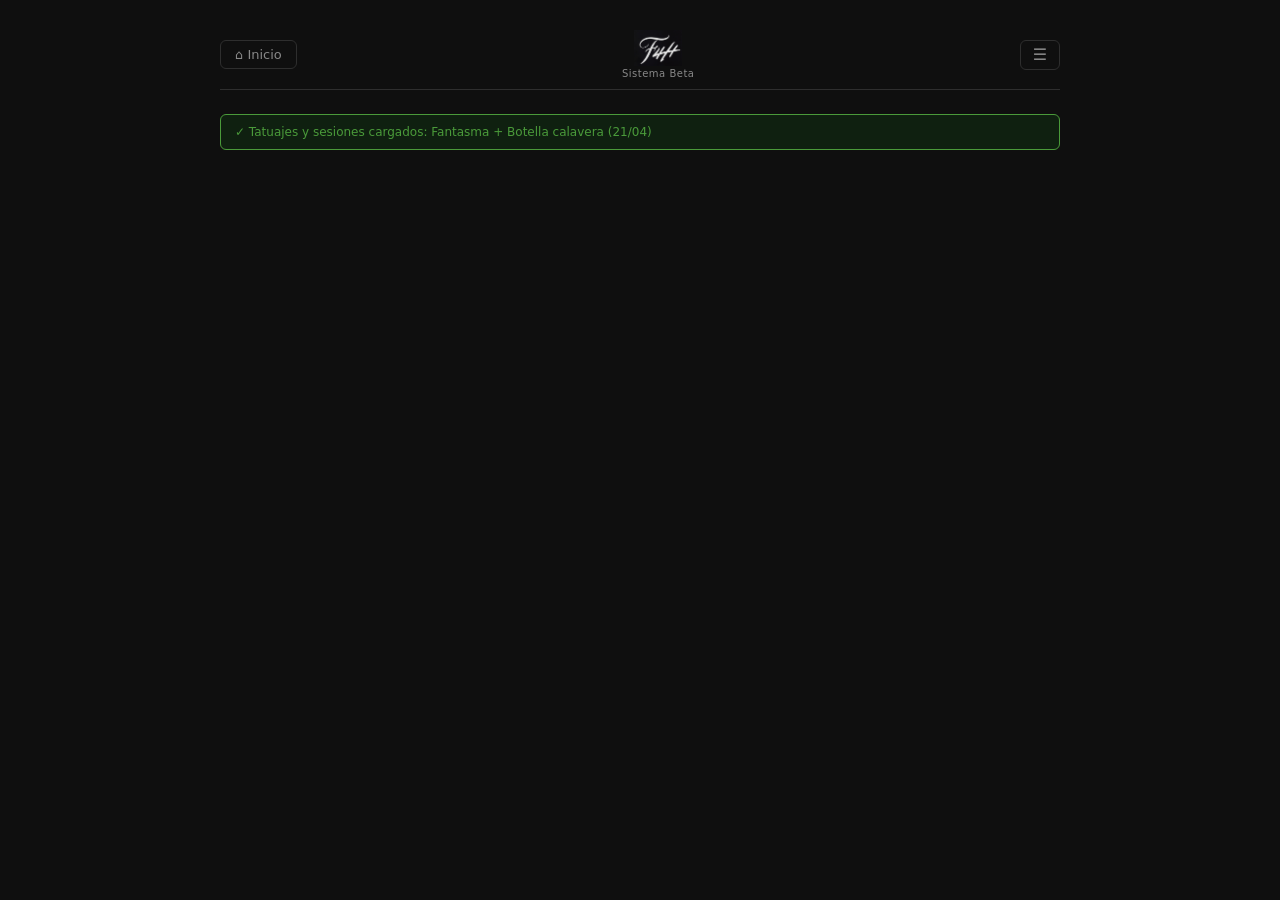
<file: F4H_Sistema_Beta_v5.html>
﻿<!-- ARCHIVADO — V5 es el fallback de emergencia. El sistema activo es F4H_Sistema_Beta_v6.html. No modificar. -->
<!DOCTYPE html>
<html lang="es">
<head>
<meta charset="UTF-8">
<meta name="viewport" content="width=device-width, initial-scale=1.0">
<title>F4H Sistema Beta v5</title>
<style>
:root{
  --bg:#0f0f0f;
  --bg-card:#1a1a1a;
  --bg-elevated:#222;
  --bg-input:#141414;
  --border:#2e2e2e;
  --border-hover:#444;
  --text:#f0f0ee;
  --text-2:#888;
  --text-3:#555;
  --accent:#c8a96e;
  --accent-dim:#2a2318;
  --red:#e24b4a;
  --red-bg:#2a1414;
  --amber:#d4872a;
  --amber-bg:#2a1e0a;
  --green:#4a9a3a;
  --green-bg:#0f2010;
  --radius:10px;
  --radius-sm:6px;
}
*{box-sizing:border-box;margin:0;padding:0}
body{font-family:"Segoe UI",system-ui,-apple-system,sans-serif;font-size:14px;color:var(--text);background:var(--bg);min-height:100vh}
.app{max-width:880px;margin:0 auto;padding:1.25rem}

/* â”€â”€ Nav Header â”€â”€ */
.nav-header{display:flex;align-items:center;justify-content:space-between;margin-bottom:1.5rem;padding:10px 0;border-bottom:1px solid var(--border);position:relative;font-family:"Segoe UI",system-ui,-apple-system,sans-serif}
.nav-home{background:transparent;border:1px solid var(--border);color:var(--text-2);padding:6px 14px;border-radius:var(--radius-sm);cursor:pointer;font-size:13px;font-family:inherit;transition:all .15s}
.nav-home:hover{border-color:var(--border-hover);color:var(--text)}
.nav-logo{display:flex;flex-direction:column;align-items:center;gap:2px}
.nav-logo img{height:28px;width:auto}
.nav-logo-sub{font-size:10px;color:var(--text-2);letter-spacing:.5px}
.nav-menu-wrap{position:relative}
.nav-burger{background:transparent;border:1px solid var(--border);color:var(--text-2);padding:6px 12px;border-radius:var(--radius-sm);cursor:pointer;font-size:16px;line-height:1;transition:all .15s;font-family:inherit}
.nav-burger:hover{border-color:var(--border-hover);color:var(--text)}
.nav-dropdown{display:none;position:absolute;right:0;top:calc(100% + 8px);background:var(--bg-card);border:1px solid var(--border);border-radius:var(--radius);padding:6px;min-width:200px;z-index:100;box-shadow:0 8px 24px rgba(0,0,0,.4)}
.nav-dropdown.open{display:block}
.nav-group{margin-bottom:4px}
.nav-group:last-child{margin-bottom:0}
.nav-group-label{font-size:10px;font-weight:600;color:var(--text-3);text-transform:uppercase;letter-spacing:.8px;padding:6px 10px 2px}
.nav-item{display:block;width:100%;text-align:left;background:transparent;border:none;color:var(--text-2);padding:7px 10px;border-radius:var(--radius-sm);cursor:pointer;font-size:13px;font-family:inherit;transition:all .1s}
.nav-item:hover{background:var(--bg-elevated);color:var(--text)}

/* ── Stabs ── */
.stabs{display:flex;gap:6px;margin-bottom:1rem;flex-wrap:wrap}
.stab{padding:4px 13px;border-radius:20px;font-size:12px;cursor:pointer;border:1px solid var(--border);background:transparent;color:var(--text-2);transition:all .15s}
.stab:hover{border-color:var(--border-hover);color:var(--text)}
.stab.on{background:var(--accent);color:#111;border-color:transparent;font-weight:500}

/* ── Cards ── */
.card{background:var(--bg-card);border:1px solid var(--border);border-radius:var(--radius);padding:1rem 1.25rem;margin-bottom:1rem}
.card-blue{background:var(--bg-card);border:1.5px solid var(--accent);border-radius:var(--radius);padding:1rem 1.25rem;margin-bottom:1rem}
.card-inner{background:var(--bg-elevated);border-radius:var(--radius-sm);padding:.75rem 1rem;margin-bottom:.75rem}
.card-tattoo{background:var(--bg-card);border:1px solid var(--border);border-radius:var(--radius);padding:1rem 1.25rem;margin-bottom:.75rem;cursor:pointer;transition:border-color .15s}
.card-tattoo:hover{border-color:var(--border-hover)}
.card-tattoo.active{border-color:var(--accent)}

/* ── Metrics ── */
.metric{background:var(--bg-elevated);border-radius:var(--radius-sm);padding:1rem;border:1px solid var(--border)}
.ml{font-size:11px;color:var(--text-2);margin-bottom:3px}
.mv{font-size:20px;font-weight:600;color:var(--text)}
.ms{font-size:11px;color:var(--text-3);margin-top:2px}
.g4{display:grid;grid-template-columns:repeat(auto-fit,minmax(120px,1fr));gap:10px;margin-bottom:1.25rem}
.g3{display:grid;grid-template-columns:repeat(auto-fit,minmax(150px,1fr));gap:10px;margin-bottom:1.25rem}

/* ── Titles ── */
.ct{font-size:13px;font-weight:600;margin-bottom:.85rem;color:var(--text)}

/* ── Tables ── */
table{width:100%;border-collapse:collapse;font-size:12px}
th{text-align:left;color:var(--text-2);font-weight:500;padding:6px 8px;border-bottom:1px solid var(--border);font-size:11px}
td{padding:7px 8px;border-bottom:1px solid var(--border);color:var(--text);vertical-align:top}
tr:last-child td{border-bottom:none}
tr:hover td{background:var(--bg-elevated)}
tr.al td:first-child{border-left:2px solid var(--red)}
.total-row td{font-weight:600;background:var(--bg-elevated);border-top:1px solid var(--border)}

/* ── Badges ── */
.badge{display:inline-block;padding:1px 8px;border-radius:20px;font-size:10px;font-weight:500}
.b-ok{background:var(--green-bg);color:var(--green)}
.b-low{background:var(--amber-bg);color:var(--amber)}
.b-crit{background:var(--red-bg);color:var(--red)}
.b-prac{background:var(--accent-dim);color:var(--accent)}
.b-curso{background:var(--amber-bg);color:var(--amber)}
.b-fin{background:var(--green-bg);color:var(--green)}
.b-pend{background:var(--bg-elevated);color:var(--text-2)}
.tag-in{background:var(--green-bg);color:var(--green);padding:1px 7px;border-radius:20px;font-size:10px;font-weight:500;display:inline-block}
.tag-out{background:var(--red-bg);color:var(--red);padding:1px 7px;border-radius:20px;font-size:10px;font-weight:500;display:inline-block}

/* ── Score buttons ── */
.sc-btn{padding:4px 9px;border-radius:var(--radius-sm);border:1px solid var(--border);background:transparent;cursor:pointer;font-size:12px;color:var(--text-2);margin-right:3px;min-width:30px;transition:all .1s}
.sc-btn:hover{border-color:var(--border-hover);color:var(--text)}
.sc-btn.on-red{background:var(--red);color:#fff;border-color:transparent}
.sc-btn.on-amber{background:var(--amber);color:#111;border-color:transparent}
.sc-btn.on-green{background:var(--green);color:#fff;border-color:transparent}
.sc-row{display:flex;align-items:center;gap:8px;margin-bottom:10px}
.sc-lbl{font-size:11px;color:var(--text-2);font-weight:500;width:120px;flex-shrink:0}
.sc-dim-card{background:var(--bg-elevated);border:1px solid var(--border);border-radius:var(--radius-sm);padding:.6rem .85rem;margin-bottom:.5rem}
.sc-dim-title{font-size:11px;font-weight:600;color:var(--text);margin-bottom:5px}

/* ── Progress bars ── */
.progress-bar{height:5px;border-radius:3px;background:var(--bg-elevated);border:1px solid var(--border);margin:4px 0;overflow:hidden}
.progress-fill{height:100%;border-radius:3px;transition:width .5s}
.pf-red{background:var(--red)}
.pf-amber{background:var(--amber)}
.pf-green{background:var(--green)}

/* ── Forms ── */
.fgrid{display:grid;grid-template-columns:1fr 1fr;gap:10px}
.fg{display:flex;flex-direction:column;gap:3px}
.fl{font-size:11px;color:var(--text-2);font-weight:500}
input,select,textarea{width:100%;padding:7px 10px;border:1px solid var(--border);border-radius:var(--radius-sm);font-size:13px;background:var(--bg-input);color:var(--text);font-family:inherit;transition:border-color .15s}
input:focus,select:focus,textarea:focus{outline:none;border-color:var(--accent);box-shadow:0 0 0 2px var(--accent-dim)}
select option{background:var(--bg-card)}
textarea{resize:vertical;min-height:80px}

/* ── Buttons ── */
.btn{padding:7px 14px;border-radius:var(--radius-sm);font-size:12px;cursor:pointer;border:1px solid var(--border);background:transparent;color:var(--text);font-family:inherit;transition:all .15s}
.btn:hover{background:var(--bg-elevated);border-color:var(--border-hover)}
.btn-p{background:var(--accent);color:#111;border-color:transparent;font-weight:500}
.btn-p:hover{opacity:.88}
.btn-sm{padding:3px 9px;font-size:11px}
.btn-xs{padding:2px 7px;font-size:10px;border-radius:4px}
.btn-ghost{background:transparent;border-color:var(--border);color:var(--text-2)}
.btn-ghost:hover{color:var(--text)}
.btn-danger{border-color:var(--red);color:var(--red)}
.btn-danger:hover{background:var(--red-bg)}

/* ── Layout helpers ── */
.sec-head{display:flex;justify-content:space-between;align-items:center;margin-bottom:.75rem}
.empty{text-align:center;padding:2rem;color:var(--text-3);font-size:12px}
.ok{font-size:11px;color:var(--green)}
.err{font-size:11px;color:var(--red)}
.hint{font-size:11px;color:var(--text-3)}

/* ── Kit rows ── */
.kit-row{display:flex;justify-content:space-between;align-items:center;padding:5px 0;border-bottom:1px solid var(--border);font-size:12px}
.kit-row:last-child{border-bottom:none}

/* ── Score pills ── */
.sp{display:inline-flex;align-items:center;justify-content:center;width:24px;height:24px;border-radius:50%;font-size:11px;font-weight:600}
.sp-hi{background:var(--green-bg);color:var(--green)}
.sp-md{background:var(--amber-bg);color:var(--amber)}
.sp-lo{background:var(--red-bg);color:var(--red)}

/* ── Cost bar ── */
.cost-bar{background:var(--bg-elevated);border:1px solid var(--border);border-radius:var(--radius-sm);padding:.85rem 1rem;display:flex;justify-content:space-between;align-items:center;margin:1rem 0}
.cost-total{font-size:22px;font-weight:700;color:var(--accent)}

/* ── Aguja chips ── */
.aguja-grid{display:flex;flex-wrap:wrap;gap:6px;margin-top:4px}
.aguja-chip{display:inline-flex;align-items:center;gap:4px;padding:4px 11px;border-radius:20px;font-size:11px;cursor:pointer;border:1px solid var(--border);background:transparent;color:var(--text-2);user-select:none;transition:all .15s}
.aguja-chip:hover{border-color:var(--border-hover);color:var(--text)}
.aguja-chip.on{background:var(--text);color:var(--bg);border-color:transparent}
.aguja-chip.prac{border-color:var(--accent);color:var(--accent)}
.aguja-chip.prac.on{background:var(--accent);color:#111}

/* ── Inject banner ── */
.inject-banner{background:var(--green-bg);border:1px solid var(--green);border-radius:var(--radius-sm);padding:10px 14px;margin-bottom:1rem;font-size:12px;color:var(--green);display:none;align-items:center;gap:8px}

/* ── Edit hints ── */
.edit-hint{font-size:11px;color:var(--accent);background:var(--accent-dim);padding:6px 10px;border-radius:var(--radius-sm);margin-bottom:.85rem;border:1px solid rgba(200,169,110,0.2)}

/* ── Tattoo detail ── */
.detail-grid{display:grid;grid-template-columns:1fr 1fr;gap:8px;margin-bottom:1rem}
.detail-item{background:var(--bg-elevated);border:1px solid var(--border);border-radius:var(--radius-sm);padding:.6rem .85rem}
.detail-lbl{font-size:10px;color:var(--text-2);margin-bottom:2px}
.detail-val{font-size:13px;font-weight:500;color:var(--text)}

/* ── Break-even bar ── */
.be-bar{height:6px;border-radius:3px;background:var(--bg-elevated);border:1px solid var(--border);margin:6px 0;overflow:hidden}
.be-fill{height:100%;border-radius:3px;transition:width .4s}
.be-fill.over{background:var(--green)}
.be-fill.under{background:var(--red)}

/* ── Margin colors ── */
.margin-pos{color:var(--green);font-weight:600}
.margin-neg{color:var(--red);font-weight:600}
.margin-zero{color:var(--text-2)}

/* ── Scrollbar ── */
::-webkit-scrollbar{width:5px;height:5px}
::-webkit-scrollbar-track{background:var(--bg)}
::-webkit-scrollbar-thumb{background:var(--border);border-radius:3px}
::-webkit-scrollbar-thumb:hover{background:var(--border-hover)}
</style>
</head>
<body style="background:var(--bg)">
<div class="app">

<div class="nav-header">
  <button class="nav-home" onclick="go('dash')">&#x2302; Inicio</button>
  <div class="nav-logo">
    <img src="[data-uri]" alt="F4H" style="height:36px;width:auto;object-fit:contain;filter:invert(1) brightness(0.9);flex-shrink:0">
    <span class="nav-logo-sub">Sistema Beta</span>
  </div>
  <div class="nav-menu-wrap">
    <button class="nav-burger" id="nav-burger" onclick="toggleMenu()">&#9776;</button>
    <div class="nav-dropdown" id="nav-dropdown">
      <div class="nav-group">
        <div class="nav-group-label">Principal</div>
        <button class="nav-item" onclick="go('tattoos')">&#x1F58B; Tatuajes</button>
        <button class="nav-item" onclick="go('inv')">&#x1F4E6; Inventario</button>
        <button class="nav-item" onclick="go('act')">&#x1F527; Activos</button>
      </div>
      <div class="nav-group">
        <div class="nav-group-label">Registro</div>
        <button class="nav-item" onclick="go('ses')">&#x1F4CB; Sesiones</button>
        <button class="nav-item" onclick="go('egresos')">&#x1F4B8; Egresos</button>
        <button class="nav-item" onclick="go('mov')">&#x2195; Movimientos</button>
        <button class="nav-item" onclick="go('new')">&#xFF0B; Nuevo producto</button>
      </div>
      <div class="nav-group">
        <button class="nav-item" onclick="go('cfg')">&#x2699; Configuraci&#xF3;n</button>
      </div>
    </div>
  </div>
</div>

<div id="inject-banner" class="inject-banner"></div>


<div id="t-dash"></div>
<div id="t-tattoos" style="display:none"></div>
<div id="t-inv" style="display:none"></div>
<div id="t-act" style="display:none"></div>
<div id="t-ses" style="display:none"></div>

<div id="t-egresos" style="display:none"></div>
<div id="t-new" style="display:none">
  <div class="card">
    <div class="ct">Registrar nuevo producto</div>
    <div class="fgrid">
      <div class="fg" style="grid-column:1/-1"><label class="fl">Nombre</label><input id="np-nom" placeholder="Ej: Cartucho #12 Curved Mag"></div>
      <div class="fg"><label class="fl">Categoría</label><select id="np-cat" onchange="toggleNewFields()"><option>Activo</option><option>Descartable</option><option>Consumible</option><option>Aguja</option></select></div>
      <div class="fg"><label class="fl">Subcategoría</label><input id="np-sub"></div>
      <div class="fg"><label class="fl">Unidad</label><select id="np-um"><option>Unidad</option><option>Caja (100u)</option><option>Caja (50u)</option><option>Onza</option><option>ml</option><option>Uso</option></select></div>
      <div class="fg"><label class="fl">Moneda</label><select id="np-mon"><option value="ARS">ARS $</option><option value="USD">USD u$s</option></select></div>
      <div class="fg"><label class="fl">Costo unitario</label><input id="np-cu" type="number" min="0" step="0.01" value="0"></div>
      <div class="fg" id="tipo-consumo-field"><label class="fl">Tipo de consumo</label><select id="np-tipo" onchange="toggleNewFields()"><option value="UNIDAD">Unidad</option><option value="SESION">Sesión (rinde X ses.)</option><option value="VARIABLE">Variable (tinta)</option><option value="LONGITUD">Longitud (metros)</option></select></div>
      <div class="fg"><label class="fl" id="np-upu-label">Usos por unidad</label><input id="np-upu" type="number" min="1" value="1"></div>
      <div class="fg"><label class="fl">Stock actual</label><input id="np-si" type="number" min="0" value="1"></div>
      <div class="fg"><label class="fl">Stock mínimo</label><input id="np-sm" type="number" min="0" value="1"></div>
      <div class="fg" id="vum-field"><label class="fl">Vida útil (meses)</label><input id="np-vum" type="number" min="1" value="24"></div>
      <div class="fg" id="prac-field" style="display:none;grid-column:1/-1"><label class="fl" style="display:flex;align-items:center;gap:6px"><input type="checkbox" id="np-prac" style="width:auto"> Aguja de práctica (no descuenta stock)</label></div>
    </div>
    <div style="margin-top:1rem;display:flex;gap:8px;align-items:center">
      <button class="btn btn-p" onclick="addProd()">Guardar</button>
      <button class="btn" onclick="clearNewForm()">Limpiar</button>
      <span id="np-msg"></span>
    </div>
  </div>
</div>

<div id="t-mov" style="display:none">
  <div class="card">
    <div class="ct">Registrar movimiento</div>
    <div class="fgrid">
      <div class="fg"><label class="fl">Producto</label><select id="mv-prod" onchange="onMovChange()"></select></div>
      <div class="fg"><label class="fl">Tipo</label><select id="mv-tipo" onchange="onMovChange()"><option value="entrada">Entrada (+)</option><option value="salida">Salida (−)</option></select></div>
      <div class="fg"><label class="fl">Cantidad</label><input id="mv-qty" type="number" min="1" value="1"></div>
      <div class="fg" id="mv-unidad-wrap" style="display:none"><label class="fl">Unidad de salida</label>
        <select id="mv-unidad"><option value="unidad">Unidad / caja completa</option><option value="uso">Usos individuales</option></select>
      </div>
      <div class="fg" id="mv-costo-wrap" style="display:none">
        <label class="fl">Costo unitario de esta compra <span style="color:var(--accent)">(actualiza promedio)</span></label>
        <input id="mv-costo" type="number" min="0" step="1" placeholder="Vacío = mantener actual">
      </div>
      <div class="fg" style="grid-column:1/-1"><label class="fl">Referencia</label><input id="mv-ref" placeholder="Ej: Compra MeLi, proveedor, fecha"></div>
    </div>
    <div id="mv-info" class="hint" style="margin:.4rem 0"></div>
    <div style="margin-top:.75rem;display:flex;gap:8px;align-items:center">
      <button class="btn btn-p" onclick="addMov()">Registrar</button><span id="mv-msg"></span>
    </div>
  </div>
  <div class="card" style="padding:0;overflow:hidden"><table>
    <thead><tr><th>Fecha</th><th>Producto</th><th>Tipo</th><th>Cant.</th><th>Costo unit.</th><th>Referencia</th><th>Stock post</th></tr></thead>
    <tbody id="mv-body"></tbody>
  </table></div>
</div>

<div id="t-cfg" style="display:none">
  <div class="card">
    <div class="ct">Parámetros</div>
    <div style="display:flex;flex-wrap:wrap;gap:20px;align-items:flex-end">
      <div>
        <div class="fl" style="margin-bottom:4px">Tipo de cambio</div>
        <div style="display:flex;align-items:center;gap:8px">
          <span class="hint">USD 1 =</span><input id="tc-val" type="number" min="1" step="1" style="width:100px"><span class="hint">ARS</span>
          <button class="btn btn-sm" onclick="saveTc()">Actualizar</button><span id="tc-msg"></span>
        </div>
      </div>
      <div>
        <div class="fl" style="margin-bottom:4px">Sesiones por mes</div>
        <div style="display:flex;align-items:center;gap:8px">
          <input id="spm-val" type="number" min="1" step="1" style="width:70px"><span class="hint">ses/mes</span>
          <button class="btn btn-sm" onclick="saveSpm()">Actualizar</button><span id="spm-msg"></span>
        </div>
      </div>
    </div>
    <div class="hint" style="margin-top:10px">Amort./sesión actual: <strong id="cfg-amort-display">—</strong></div>
  </div>
  <div class="card"><div class="ct">Kits de insumos</div><div id="kit-cfg-body"></div></div>
  <div class="card"><div class="ct">Datos</div>
    <div style="display:flex;gap:8px;flex-wrap:wrap">
      <button class="btn btn-sm" onclick="exportJSON()">Exportar JSON</button>
      <button class="btn btn-sm" onclick="importJSON()">Importar JSON</button>
      <button class="btn btn-sm" onclick="importJSONMerge()">Importar (merge)</button>
      <button class="btn btn-sm btn-danger" onclick="if(confirm('¿Borrar TODO?'))resetAll()">Reset</button>
    </div>
    <input type="file" id="import-file" accept=".json" style="display:none" onchange="handleImport(this)">
    <input type="file" id="import-file-merge" accept=".json" style="display:none" onchange="handleImportMerge(this)">
    <p class="hint" style="margin-top:6px">Datos guardados en este navegador. Exportá JSON para backup. "Importar (merge)" agrega tatuajes y sesiones sin pisar el estado actual.</p>
  </div>
</div>

</div>

<script>
const today=new Date().toISOString().slice(0,10);
const SK='siget_f4h_v6';
let S={productos:[],movimientos:[],sesiones:[],tatuajes:[],kit:[],kits:[],tc:1400,spm:8};
const ESTILOS=['American Traditional','Neo Traditional','New School','Blackwork','Realismo','Fine Line','Minimalista','Geométrico','Japonés (Irezumi)','Lettering','Acuarela','Chicano','Tribal','Dark / Horror','Ilustración','Otro'];
let curTab='dash',sesView='nueva',tattooView='lista',fCat=[],fSt='',editingId=null,selectedTattooId=null;
let nExtras=[],nScores={L:0,R:0,T:0,D:0,C:0},nTestedIds=new Set(),nKitExcludes=new Set(),editSesionId=null;
const DIMS=[{k:'sL',lbl:'Calidad de línea'},{k:'sR',lbl:'Solidez del relleno'},{k:'sT',lbl:'Técnica'},{k:'sD',lbl:'Diseño'},{k:'sC',lbl:'Conformidad'}];

const TATUAJES_SEED=[
  {id:'TAT_FANTASMA_001',num:1,cliente:'Yo mismo (práctica)',diseno:'Fantasma — American Traditional',estilo:'American Traditional',zona:'Piel sintética',tamano:'~5cm',precio:0,estado:'Finalizado',fotoUrl:'',notas:'Práctica en piel sintética. Fantasma con halo y alas, estilo american traditional. Primera exploración sistemática de selección de aguja por tamaño de diseño. Conclusión: RL7 como estándar para diseños ≤5cm. RL3/RL5 para detalles finos. Evitar RL11+ y RS para contornos.'},
  {id:'TAT_BOTELLA_002',num:2,cliente:'Yo mismo (práctica)',diseno:'Botella con calavera y flores',estilo:'American Traditional',zona:'Piel sintética',tamano:'No registrado',precio:0,estado:'Finalizado',fotoUrl:'',notas:'Práctica en piel sintética. Botella con calavera y flores. Contorno con RL7, detalles internos con RL5. Aprendizaje principal: el cuello de botella NO es la elección de aguja sino la velocidad de ejecución. Trabajar en bajar velocidad, mejorar control de dirección de trazo y reducir el impacto de la fatiga.'}
];

const SESIONES_SEED=[
  {id:'SES_FANTASMA_20260421',fecha:'2026-04-21',cliente:'Yo mismo',zona:'Piel sintética',hrs:0.75,maquina:'Pen Garage',agujaId:'P27',agujasTested:['P28','P23','P26','P27'],voltaje:7.8,stroke:'fijo',kitOn:true,extras:[],sL:0,sR:0,sT:0,sD:0,sC:0,practica:true,tattooId:'TAT_FANTASMA_001',notas:'Fantasma ~5cm. RL11: demasiado grueso. RS7: sin nitidez. RL5: parcial. MEJOR: RL7 — balance definición/control. CONCLUSIÓN: diseños ≤5cm → RL7 principal. Detalles finos → RL3/RL5. Evitar RL11+ y RS para contornos.'},
  {id:'SES_BOTELLA_20260421',fecha:'2026-04-21',cliente:'Yo mismo',zona:'Piel sintética',hrs:1,maquina:'Pen Garage',agujaId:'P27',agujasTested:['P27','P26'],voltaje:7.8,stroke:'fijo',kitOn:true,extras:[],sL:0,sR:0,sT:0,sD:0,sC:0,practica:true,tattooId:'TAT_BOTELLA_002',notas:'Botella con calavera y flores. RL7 contorno principal, RL5 detalles finos. PROBLEMA: ejecución apresurada → errores y exceso de tinta. Dificultad dirección de aguja. Fatiga impacta calidad. CONCLUSIÓN: la mejora no pasa por agujas sino por bajar velocidad y mejorar control de trazo.'}
];

async function persist(){try{localStorage.setItem(SK,JSON.stringify(S));}catch(e){}}
function load(){
  try{const d=localStorage.getItem(SK);if(d){const p=JSON.parse(d);S.productos=p.productos||[];S.movimientos=p.movimientos||[];S.sesiones=p.sesiones||[];S.tatuajes=p.tatuajes||[];S.kit=p.kit||[];S.kits=p.kits||[];S.tc=p.tc||1200;S.spm=p.spm||8;}}catch(e){}
  if(!S.productos.length)seed();
  if(!S.kits||!S.kits.length){S.kits=S.kit&&S.kit.length?[{id:'K_base',nombre:'Kit base',items:[...S.kit]}]:[];}
  if(!S.kits.length)seedKits();
  S.productos.forEach(p=>{if(p.tipo_consumo===undefined){if(p.cat==='Activo')p.tipo_consumo=null;else if(['P18','P19','P20','P21'].includes(p.id))p.tipo_consumo='SESION';else p.tipo_consumo='UNIDAD';}});
  if(!S.tatuajes)S.tatuajes=[];
  let injected=0;
  TATUAJES_SEED.forEach(t=>{if(!S.tatuajes.find(x=>x.id===t.id)){S.tatuajes.push(t);injected++;}});
  SESIONES_SEED.forEach(ses=>{
    if(!S.sesiones.find(s=>s.id===ses.id)){S.sesiones.push(ses);injected++;}
    else{const ex=S.sesiones.find(s=>s.id===ses.id);if(ex&&!ex.tattooId&&ses.tattooId){ex.tattooId=ses.tattooId;}}
  });
  if(injected>0){
    persist();
    const b=document.getElementById('inject-banner');
    b.textContent='✓ Tatuajes y sesiones cargados: Fantasma + Botella calavera (21/04)';
    b.style.display='flex';setTimeout(()=>b.style.display='none',5000);
  }
  document.getElementById('tc-display').textContent='USD = $'+S.tc.toLocaleString('es-AR');
  renderDash();
}

function seed(){
  const p=(id,nom,cat,sub,um,mon,cu,upu,si,sm,vum,prac)=>({id,nom,cat,sub,um,mon,cu,upu,si,sm,vum:vum||0,practica:!!prac});
  S.productos=[
    p('P01','Pen Garage','Activo','Maquina','Unidad','ARS',25000,1,1,1,24),
    p('P02','Fuente Critical','Activo','Fuente','Unidad','ARS',205000,1,1,1,36),
    p('P03','Pedal','Activo','Otros','Unidad','ARS',0,1,1,1,60),
    p('P04','Ambition Soldier','Activo','Maquina','Unidad','USD',147.36,1,1,1,36),
    p('P05','iPad A16 + Apple Pen','Activo','Tecnologia','Unidad','USD',505,1,1,1,24),
    p('P06','Inkless Printer','Activo','Impresora','Unidad','ARS',150000,1,1,1,36),
    p('P07','Tornito Bate Pintura','Activo','Otros','Unidad','ARS',0,1,1,1,60),
    p('P08','Cups Medianos (100u)','Descartable','Cups','Caja','ARS',2000,100,2,1),
    p('P09','Papel Stencil','Descartable','Papel','Unidad','ARS',2000,1,13,4),
    p('P10','Grip p/ Pen','Descartable','Otros','Unidad','ARS',0,1,1,3),
    p('P11','Guantes Nitrilo Ref (100u)','Descartable','Guantes','Caja','ARS',7400,100,4,1),
    p('P12','Compresas Negras (50u)','Descartable','Compresas','Caja','ARS',7400,50,5,1),
    p('P13','Guantes Latex Negros (100u)','Descartable','Guantes','Caja','ARS',3400,100,1,1),
    p('P14','Papel de Cocina','Descartable','Papel cocina','Unidad','ARS',2600,200,1,1),
    p('P15','Film para Pen (100u)','Descartable','Film','Caja','ARS',2500,100,1,1),
    p('P16','Tinta Dynamic Triple Black','Consumible','Tinta','Onza','ARS',27000,30,1,1),
    p('P17','Piel Sintética Gruesa','Consumible','Piel sint.','Unidad','ARS',6000,1,3,6),
    p('P18','Stencil Stuff','Consumible','Stencil','Uso','ARS',0,40,1,1),
    p('P19','Vaselina Grande','Consumible','Vaselina','Uso','ARS',0,60,1,1),
    p('P20','Green Soap','Consumible','Green Soap','Uso','ARS',0,50,1,1),
    p('P21','Diluyente','Consumible','Diluyente','Uso','ARS',8000,50,1,1),
    p('P22','Levanta Lengua (100u)','Consumible','Otros','Caja','ARS',0,100,1,1),
    p('P23','RS 7','Aguja','RS','Unidad','ARS',1500,1,4,2,0,false),
    p('P24','Magnum 7','Aguja','MG','Unidad','ARS',1500,1,1,2,0,false),
    p('P25','RL 3','Aguja','RL','Unidad','ARS',1500,1,3,2,0,false),
    p('P26','RL 5','Aguja','RL','Unidad','ARS',1500,1,3,2,0,false),
    p('P27','RL 7','Aguja','RL','Unidad','ARS',1500,1,2,2,0,false),
    p('P28','RL 11','Aguja','RL','Unidad','ARS',1500,1,2,2,0,false),
  ];
}
function seedKit(){S.kit=[{pid:'P09',qty:1},{pid:'P18',qty:1},{pid:'P19',qty:1},{pid:'P20',qty:1},{pid:'P21',qty:1},{pid:'P22',qty:2}];}
function seedKits(){S.kits=[{id:'K_base',nombre:'Kit base',items:[{pid:'P09',qty:1},{pid:'P18',qty:1},{pid:'P19',qty:1},{pid:'P20',qty:1},{pid:'P21',qty:1},{pid:'P22',qty:2}]}];}

// ─── Core calculations ───────────────────────────────────────────────────────
function stockOf(pid){
  const pr=S.productos.find(p=>p.id===pid);if(!pr)return 0;
  const ins=S.movimientos.filter(m=>m.pid===pid&&m.tipo==='entrada').reduce((a,m)=>a+m.qty,0);
  const out=S.movimientos.filter(m=>m.pid===pid&&m.tipo==='salida').reduce((a,m)=>a+m.qty,0);
  return pr.si+ins-out;
}

function updateCostoPromedio(pid,qtyEntrada,costoEntrada){const p=S.productos.find(x=>x.id===pid);if(!p||!costoEntrada||costoEntrada<=0)return;const stk=stockOf(pid);p.cu=stk<=0?costoEntrada:Math.round(((stk*cuARS(p))+(qtyEntrada*costoEntrada))/(stk+qtyEntrada));p.lastCostoUpdate=today;}
function cuARS(p){return p.mon==='USD'?p.cu*S.tc:p.cu;}
function amortMensual(p){return p.vum>0?cuARS(p)/p.vum:0;}
function amortSesion(p){return S.spm>0?amortMensual(p)/S.spm:0;}
function cxu(p){return p.upu>0?cuARS(p)/p.upu:cuARS(p);}
function status(p){if(p.cat==='Activo')return'ok';const s=stockOf(p.id);if(s<=0)return'critical';if(s<p.sm)return'low';return'ok';}
function amortTotalSes(){return S.productos.filter(p=>p.cat==='Activo').reduce((a,p)=>a+amortSesion(p),0);}
function amortTotalMes(){return S.productos.filter(p=>p.cat==='Activo').reduce((a,p)=>a+amortMensual(p),0);}
function calcExtrasCost(){return nExtras.reduce((a,e)=>{const p=S.productos.find(x=>x.id===e.pid);return a+(p&&p.cu>0?cxu(p)*e.qty:0);},0);}
function sesionCosto(s){
  let c=amortTotalSes();
  if(s.kitId)c+=calcKitCost(s.kitId,s.kitExcludes||[]);
  else if(s.kitOn&&S.kits.length>0)c+=calcKitCost(S.kits[0].id,[]);
  (s.extras||[]).forEach(e=>{const p=S.productos.find(x=>x.id===e.pid);if(p&&p.cu>0)c+=cxu(p)*e.qty;});
  const ag=S.productos.find(x=>x.id===s.agujaId);
  if(ag&&ag.cu>0&&!ag.practica)c+=cxu(ag);
  return c;
}
function calcKitCost(kitId,excludes){const kit=S.kits.find(k=>k.id===kitId);if(!kit)return 0;const excl=excludes||[];return kit.items.reduce((a,ki)=>{if(excl.includes(ki.pid))return a;const p=S.productos.find(x=>x.id===ki.pid);return a+(p&&p.cu>0?cxu(p)*ki.qty:0);},0);}
function calcKitCostStatic(){return S.kits.length?calcKitCost(S.kits[0].id,[]):0;}
function tattooSesiones(tid){return S.sesiones.filter(s=>s.tattooId===tid);}
function tattooCosto(tid){return tattooSesiones(tid).reduce((a,s)=>a+sesionCosto(s),0);}
function globalScore(s){const vals=[s.sL,s.sR,s.sT,s.sD,s.sC].filter(v=>v>0);return vals.length?+(vals.reduce((a,v)=>a+v,0)/vals.length).toFixed(1):0;}
function tattooMargen(t){return t.precio?(t.precio-tattooCosto(t.id)):null;}
function tattooHrs(tid){return tattooSesiones(tid).reduce((a,s)=>a+(s.hrs||0),0);}

function badge(st){if(st==='critical')return`<span class="badge b-crit">Crítico</span>`;if(st==='low')return`<span class="badge b-low">Stock bajo</span>`;return`<span class="badge b-ok">OK</span>`;}
function ars(n){return'$'+Math.round(n).toLocaleString('es-AR');}
function fdate(iso){return iso?iso.slice(5).replace('-','/'):'—';}
function msg(id,txt,type){const el=document.getElementById(id);if(!el)return;el.textContent=txt;el.className=type;setTimeout(()=>{if(el)el.textContent='';},3000);}
function scorePill(v){if(!v)return'<span class="sp" style="background:#eee;color:#aaa">—</span>';const cl=v>=7?'sp-hi':v>=4?'sp-md':'sp-lo';return`<span class="sp ${cl}">${v}</span>`;}
function estadoBadge(e){if(e==='En curso')return`<span class="badge b-curso">En curso</span>`;if(e==='Finalizado')return`<span class="badge b-fin">Finalizado</span>`;return`<span class="badge b-pend">Pendiente</span>`;}

// â”€â”€â”€ Navigation â”€â”€â”€â”€â”€â”€â”€â”€â”€â”€â”€â”€â”€â”€â”€â”€â”€â”€â”€â”€â”€â”€â”€â”€â”€â”€â”€â”€â”€â”€â”€â”€â”€â”€â”€â”€â”€â”€â”€â”€â”€â”€â”€â”€â”€â”€â”€â”€â”€â”€â”€â”€â”€â”€â”€â”€â”€â”€â”€â”€â”€â”€
function go(t){
  curTab=t;editingId=null;
  const dd=document.getElementById('nav-dropdown');
  if(dd)dd.classList.remove('open');
  ['dash','tattoos','inv','act','ses','egresos','new','mov','cfg'].forEach(x=>{
    document.getElementById('t-'+x).style.display=x===t?'':'none';
  });
  if(t==='dash')renderDash();
  if(t==='tattoos')renderTattoos();
  if(t==='inv')renderInv();
  if(t==='act')renderActivos();
  if(t==='ses'){nExtras=[];nScores={L:0,R:0,T:0,D:0,C:0};nTestedIds=new Set();nKitExcludes=new Set();editSesionId=null;editScoresBuf={};renderSes();}
  if(t==='egresos')renderEgresos();
  if(t==='mov'){fillMovSel();renderMovTable();}
  if(t==='cfg'){document.getElementById('tc-val').value=S.tc;document.getElementById('spm-val').value=S.spm;renderKitCfg();updateCfgAmort();}
}
function toggleMenu(){document.getElementById('nav-dropdown').classList.toggle('open');}
document.addEventListener('click',function(e){var d=document.getElementById('nav-dropdown');var b=document.getElementById('nav-burger');if(d&&b&&!d.contains(e.target)&&!b.contains(e.target))d.classList.remove('open');});
function setSesView(v){sesView=v;editSesionId=null;editScoresBuf={};nExtras=[];nScores={L:0,R:0,T:0,D:0,C:0};nTestedIds=new Set();nKitExcludes=new Set();renderSes();}
function renderAll(){if(curTab==='dash')renderDash();else if(curTab==='tattoos')renderTattoos();else if(curTab==='inv')renderInv();else if(curTab==='act')renderActivos();else if(curTab==='ses')renderSes();else if(curTab==='egresos')renderEgresos();
  else if(curTab==='mov'){fillMovSel();renderMovTable();}else if(curTab==='cfg'){document.getElementById('tc-val').value=S.tc;document.getElementById('spm-val').value=S.spm;renderKitCfg();updateCfgAmort();}}

// â”€â”€â”€ Dashboard â”€â”€â”€â”€â”€â”€â”€â”€â”€â”€â”€â”€â”€â”€â”€â”€â”€â”€â”€â”€â”€â”€â”€â”€â”€â”€â”€â”€â”€â”€â”€â”€â”€â”€â”€â”€â”€â”€â”€â”€â”€â”€â”€â”€â”€â”€â”€â”€â”€â”€â”€â”€â”€â”€â”€â”€â”€â”€â”€â”€â”€â”€â”€
function renderDash(){
  const n=S.sesiones.length;
  const avgGlobal=n?(S.sesiones.reduce((a,s)=>a+globalScore(s),0)/n).toFixed(1):'â€”';
  const avgDim=k=>{const vals=S.sesiones.map(s=>s[k]).filter(v=>v>0);return vals.length?(vals.reduce((a,v)=>a+v,0)/vals.length).toFixed(1):0;};
  const amortS=amortTotalSes();
  const amortM=amortTotalMes();
  const kitC=calcKitCostStatic();
  const costoMinSes=amortS+kitC;
  const tatFin=S.tatuajes.filter(t=>t.estado==='Finalizado');
  const gananciaTotal=tatFin.reduce((a,t)=>{const m=tattooMargen(t);return m!=null?a+m:a;},0);
  const sesBreakEven=amortM>0?Math.ceil(amortM/costoMinSes):0;
  const bePct=Math.min(100,S.spm>0?Math.round((S.spm/Math.max(sesBreakEven,1))*100):0);
  const alerts=S.productos.filter(p=>status(p)!=='ok');
  const salidas=S.movimientos.filter(m=>m.tipo==='salida'&&m.costoAlMomento>0);
  const byCat={};
  salidas.forEach(m=>{const p=S.productos.find(x=>x.id===m.pid);if(!p)return;if(!byCat[p.cat])byCat[p.cat]={total:0};byCat[p.cat].total+=Math.round(m.qty*(m.costoAlMomento||0));});
  const egresosTotal=Object.values(byCat).reduce((a,v)=>a+v.total,0);
  const ultimasSes=[...S.sesiones].sort((a,b)=>b.fecha>a.fecha?1:-1).slice(0,3);
  document.getElementById('t-dash').innerHTML=`
    <div style="text-align:center;padding:1.5rem 0 1rem;border-bottom:1px solid var(--border);margin-bottom:1.25rem">
      <div style="font-size:44px;font-weight:700;letter-spacing:-1.5px;color:var(--green);font-family:'Segoe UI',system-ui,-apple-system,sans-serif;line-height:1">${ars(gananciaTotal)}</div>
      <div style="font-size:12px;color:var(--text-2);margin-top:6px">Ganancia acumulada Â· ${tatFin.length} tatuaje${tatFin.length!==1?'s':''} cerrado${tatFin.length!==1?'s':''}</div>
    </div>
    <div style="display:grid;grid-template-columns:1fr 1fr 1fr;border:1px solid var(--border);border-radius:var(--radius);overflow:hidden;margin-bottom:1.25rem">
      <div style="padding:.85rem 1rem;border-right:1px solid var(--border)">
        <div style="font-size:10px;font-weight:600;text-transform:uppercase;letter-spacing:.6px;color:var(--text-2);margin-bottom:4px">Egresos totales</div>
        <div style="font-size:22px;font-weight:700;letter-spacing:-.3px;color:var(--red);line-height:1">${ars(egresosTotal)}</div>
        <div style="font-size:10px;color:var(--text-3);margin-top:3px">insumos consumidos</div>
      </div>
      <div style="padding:.85rem 1rem;border-right:1px solid var(--border)">
        <div style="font-size:10px;font-weight:600;text-transform:uppercase;letter-spacing:.6px;color:var(--text-2);margin-bottom:4px">Amort. / sesi&#xF3;n</div>
        <div style="font-size:22px;font-weight:700;letter-spacing:-.3px;color:var(--accent);line-height:1">${ars(amortS)}</div>
        <div style="font-size:10px;color:var(--text-3);margin-top:3px">costo m&#xED;n: ${ars(costoMinSes)}</div>
      </div>
      <div style="padding:.85rem 1rem">
        <div style="font-size:10px;font-weight:600;text-transform:uppercase;letter-spacing:.6px;color:var(--text-2);margin-bottom:4px">Score global</div>
        <div style="font-size:22px;font-weight:700;letter-spacing:-.3px;color:var(--text);line-height:1">${avgGlobal}</div>
        <div style="font-size:10px;color:var(--text-3);margin-top:3px">${n} sesi&#xF3;n${n!==1?'es':''} registrada${n!==1?'s':''}</div>
      </div>
    </div>
    <div style="display:grid;grid-template-columns:1fr 1fr;gap:1rem;margin-bottom:1.25rem">
      <div class="card" style="margin-bottom:0">
        <div class="ct">Desarrollo t&#xE9;cnico</div>
        ${DIMS.map(({k,lbl})=>{const avg=avgDim(k);const pct=avg?Math.round((avg/10)*100):0;const col=avg>=7?'var(--green)':avg>=4?'var(--amber)':'var(--red)';return`<div style="margin-bottom:10px"><div style="display:flex;justify-content:space-between;font-size:12px;margin-bottom:3px"><span style="color:var(--text-2)">${lbl}</span><span style="font-weight:600;color:${col}">${avg||'â€”'}</span></div><div style="height:3px;background:var(--bg-elevated);border-radius:2px;overflow:hidden"><div style="height:100%;width:${pct}%;background:${col};border-radius:2px;transition:width .5s"></div></div></div>`;}).join('')}
      </div>
      <div class="card" style="margin-bottom:0">
        <div class="ct">Break-even</div>
        <div style="font-size:12px;color:var(--text-2);margin-bottom:3px">Deprec. mensual: <span style="color:var(--text);font-weight:600">${ars(amortM)}</span></div>
        <div style="font-size:12px;color:var(--text-2);margin-bottom:3px">Sesiones config.: <span style="color:var(--text);font-weight:600">${S.spm}/mes</span></div>
        <div style="font-size:12px;color:var(--text-2);margin-bottom:8px">Umbral m&#xED;nimo: <span style="color:var(--text);font-weight:600">${sesBreakEven} ses./mes</span></div>
        <div style="height:3px;background:var(--bg-elevated);border-radius:2px;overflow:hidden;margin-bottom:6px"><div style="height:100%;width:${bePct}%;background:${S.spm>=sesBreakEven?'var(--green)':'var(--red)'};border-radius:2px;transition:width .5s"></div></div>
        <div style="font-size:11px;margin-bottom:12px;color:${S.spm>=sesBreakEven?'var(--green)':'var(--amber)'}">${S.spm>=sesBreakEven?'&#x2713; Cubr&#xED;s la depreciaci&#xF3;n.':'&#x26A0; Con '+S.spm+' ses./mes no cubr&#xED;s la deprec.'}</div>
        <div style="height:1px;background:var(--border);margin-bottom:10px"></div>
        <div style="font-size:11px;font-weight:600;text-transform:uppercase;letter-spacing:.6px;color:var(--text-2);margin-bottom:6px">Alertas</div>
        ${alerts.length?alerts.map(p=>`<div style="display:flex;align-items:center;gap:8px;margin-bottom:5px;font-size:12px"><span style="width:7px;height:7px;border-radius:50%;background:${status(p)==='critical'?'var(--red)':'var(--amber)'};flex-shrink:0;display:inline-block"></span><span style="color:var(--text)">${p.nom}</span><span class="badge ${status(p)==='critical'?'b-crit':'b-low'}" style="margin-left:auto">${status(p)==='critical'?'Cr&#xED;tico':'Bajo'}</span></div>`).join(''):'<div style="font-size:12px;color:var(--green)">&#x2713; Sin alertas de stock.</div>'}
      </div>
    </div>
    <div class="card">
      <div class="ct">&#xDA;ltimas sesiones</div>
      ${ultimasSes.length?ultimasSes.map(s=>{const tat=S.tatuajes.find(t=>t.id===s.tattooId);const gs=globalScore(s);const gsColor=gs>=7?'var(--green)':gs>=4?'var(--amber)':gs>0?'var(--red)':'var(--text-3)';return`<div style="display:flex;justify-content:space-between;align-items:center;padding:10px 0;border-bottom:1px solid var(--border)"><div><div style="font-size:14px;font-weight:600;letter-spacing:-.3px;margin-bottom:3px">${tat?tat.diseno:(s.cliente||'Sin proyecto')}</div><div style="font-size:11px;color:var(--text-2)">${fdate(s.fecha)}${s.zona?' Â· '+s.zona:''}${s.aguja?' Â· '+s.aguja:''}</div></div><div style="font-size:22px;font-weight:700;color:${gsColor};letter-spacing:-.5px">${gs>0?gs.toFixed(1):'â€”'}</div></div>`;}).join(''):'<div class="empty">Sin sesiones registradas.</div>'}
    </div>`;
}

// ─── Tatuajes ────────────────────────────────────────────────────────────────
function renderTattoos(){
  const el=document.getElementById('t-tattoos');
  el.innerHTML=`
    <div class="stabs">
      <button class="stab ${tattooView==='lista'?'on':''}" onclick="tattooView='lista';renderTattoos()">Lista (${S.tatuajes.length})</button>
      <button class="stab ${tattooView==='nuevo'?'on':''}" onclick="tattooView='nuevo';renderTattoos()">+ Nuevo tatuaje</button>
      <button class="stab ${tattooView==='stats'?'on':''}" onclick="tattooView='stats';renderTattoos()">Estadísticas</button>
    </div>
    ${tattooView==='nuevo'?buildNuevoTattoo():tattooView==='stats'?buildStatsTattoos():tattooView==='detalle'&&selectedTattooId?buildDetalleTattoo(selectedTattooId):buildListaTattoos()}`;
}

function buildListaTattoos(){
  if(!S.tatuajes.length)return`<div class="empty" style="padding:2.5rem">Ningún tatuaje registrado todavía.<br>Creá el primero con "+ Nuevo tatuaje".</div>`;
  return S.tatuajes.map(t=>{
    const sess=tattooSesiones(t.id);
    const costo=tattooCosto(t.id);
    const margen=t.precio?(t.precio-costo):null;
    return`<div class="card-tattoo${selectedTattooId===t.id?' active':''}" onclick="selectedTattooId='${t.id}';tattooView='detalle';renderTattoos()">
      <div style="display:flex;justify-content:space-between;align-items:start;margin-bottom:6px">
        <div>
          <span style="font-size:11px;color:#aaa;font-weight:500">#${t.num} · ${t.cliente}</span><br>
          <span style="font-size:15px;font-weight:600">${t.diseno}</span>
        </div>
        <div style="text-align:right">
          ${estadoBadge(t.estado)}
          ${t.precio?`<div style="font-size:12px;margin-top:4px;color:#888">Precio: ${ars(t.precio)}</div>`:''}
        </div>
      </div>
      <div style="display:flex;gap:12px;font-size:11px;color:#888;flex-wrap:wrap">
        <span>${sess.length} sesión(es)</span>
        ${t.estilo?`<span class="badge b-prac">${t.estilo}</span>`:''}
        ${t.zona?`<span>${t.zona}</span>`:''}
        ${t.tamano?`<span>${t.tamano}</span>`:''}
        <span>Costo acum: ${ars(costo)}</span>
        ${margen!=null?`<span class="${margen>=0?'margin-pos':'margin-neg'}">Margen: ${margen>=0?'+':''}${ars(margen)}</span>`:''}
      </div>
    </div>`;
  }).join('');
}

function buildNuevoTattoo(){
  const nextNum=(S.tatuajes.length?Math.max(...S.tatuajes.map(t=>t.num||0))+1:1);
  const orphanSes=S.sesiones.filter(s=>!s.tattooId);
  return`<div class="card">
    <div class="ct">Nuevo tatuaje</div>
    <div class="fgrid">
      <div class="fg"><label class="fl">N° de tatuaje</label><input id="nt-num" type="number" value="${nextNum}" min="1"></div>
      <div class="fg"><label class="fl">Estado</label><select id="nt-estado"><option>En curso</option><option>Finalizado</option><option>Pendiente</option></select></div>
      <div class="fg" style="grid-column:1/-1"><label class="fl">Cliente</label><input id="nt-cli" placeholder="Nombre o referencia"></div>
      <div class="fg" style="grid-column:1/-1"><label class="fl">Diseño / descripción</label><input id="nt-dis" placeholder="Ej: Fantasma americano tradicional, antebrazo"></div>
      <div class="fg"><label class="fl">Zona del cuerpo</label><input id="nt-zona" list="zonas-dl2" placeholder="Ej: Muslo, Brazo...">
        <datalist id="zonas-dl2"><option>Muslo</option><option>Antebrazo</option><option>Brazo</option><option>Pecho</option><option>Espalda</option><option>Costillas</option><option>Tobillo</option><option>Cuello</option><option>Mano</option></datalist>
      </div>
      <div class="fg"><label class="fl">Tamaño estimado</label><input id="nt-tam" placeholder="Ej: 5cm, A4, pequeño"></div>
      <div class="fg"><label class="fl">Estilo</label><select id="nt-est"><option value="">— Sin definir —</option>${ESTILOS.map(e=>`<option>${e}</option>`).join('')}</select></div>
      <div class="fg"><label class="fl">Precio acordado (ARS)</label><input id="nt-precio" type="number" min="0" step="100" placeholder="0"></div>
      <div class="fg"><label class="fl">URL foto de referencia</label><input id="nt-foto" placeholder="https://..."></div>
      <div class="fg" style="grid-column:1/-1"><label class="fl">Notas</label><textarea id="nt-notas" rows="2" placeholder="Estilo, restricciones, preferencias del cliente..."></textarea></div>
      ${orphanSes.length?`<div class="fg" style="grid-column:1/-1">
        <label class="fl">Asociar sesiones sin proyecto <span class="hint">(${orphanSes.length} disponibles)</span></label>
        <div style="max-height:130px;overflow-y:auto;border:1px solid var(--border);border-radius:6px;padding:6px;margin-top:4px">
          ${orphanSes.map(s=>`<label style="display:flex;align-items:center;gap:8px;font-size:12px;padding:3px 0;cursor:pointer">
            <input type="checkbox" name="link-ses" value="${s.id}" style="width:auto">
            ${fdate(s.fecha)} · ${s.cliente||'sin cliente'} · ${s.zona||'sin zona'}
          </label>`).join('')}
        </div>
      </div>`:''}
    </div>
    <div style="margin-top:1rem;display:flex;gap:8px;align-items:center">
      <button class="btn btn-p" onclick="addTattoo()">Guardar tatuaje</button>
      <button class="btn" onclick="tattooView='lista';renderTattoos()">Cancelar</button>
      <span id="nt-msg"></span>
    </div>
  </div>`;
}

function buildDetalleTattoo(tid){
  const t=S.tatuajes.find(x=>x.id===tid);if(!t)return'';
  const sess=tattooSesiones(tid);
  const costo=tattooCosto(tid);
  const margen=t.precio?(t.precio-costo):null;
  const pct=t.precio?Math.min(100,Math.round((costo/t.precio)*100)):null;

  return`<div style="display:flex;justify-content:space-between;align-items:center;margin-bottom:1rem">
    <button class="btn btn-sm" onclick="tattooView='lista';selectedTattooId=null;renderTattoos()">← Volver</button>
    <div style="display:flex;gap:6px">
      <button class="btn btn-sm" onclick="editTattoo('${tid}')">✏ Editar</button>
      <button class="btn btn-sm btn-danger" onclick="deleteTattoo('${tid}')">Eliminar</button>
    </div>
  </div>
  <div class="card">
    <div style="display:flex;justify-content:space-between;align-items:start;margin-bottom:1rem">
      <div>
        <div class="hint">#${t.num} · ${t.cliente}</div>
        <div style="font-size:18px;font-weight:600;margin:2px 0;color:var(--text)">${t.diseno}</div>
        ${t.zona?`<div class="hint">${t.zona}${t.tamano?' · '+t.tamano:''}</div>`:''}
      </div>
      ${estadoBadge(t.estado)}
    </div>
    <div class="detail-grid">
      <div class="detail-item"><div class="detail-lbl">Precio acordado</div><div class="detail-val">${t.precio?ars(t.precio):'—'}</div></div>
      <div class="detail-item"><div class="detail-lbl">Costo acumulado</div><div class="detail-val">${ars(costo)}</div></div>
      <div class="detail-item"><div class="detail-lbl">Margen</div><div class="detail-val ${margen!=null?(margen>=0?'margin-pos':'margin-neg'):'margin-zero'}">${margen!=null?(margen>=0?'+':'')+ars(margen):'sin precio'}</div></div>
      <div class="detail-item"><div class="detail-lbl">Sesiones</div><div class="detail-val">${sess.length}</div></div>
      <div class="detail-item"><div class="detail-lbl">Tiempo total</div><div class="detail-val">${tattooHrs(t.id).toFixed(2)} hrs</div></div>
      <div class="detail-item" style="grid-column:1/-1"><div class="detail-lbl">Estilo</div><div class="detail-val">${t.estilo||'— Sin definir'}</div></div>
    </div>
    ${pct!=null?`<div style="font-size:11px;color:var(--text-2);margin-bottom:4px">Costo vs precio: ${pct}%</div>
    <div class="be-bar"><div class="be-fill ${pct<=100?'over':'under'}" style="width:${Math.min(pct,100)}%"></div></div>`:'' }
    ${t.fotoUrl?`<div style="margin-top:10px"><a href="${t.fotoUrl}" target="_blank" style="font-size:12px;color:#378ADD">Ver referencia →</a></div>`:''}
    ${t.notas?`<div style="margin-top:10px;font-size:12px;color:#666;background:#f5f5f3;padding:8px 10px;border-radius:8px">${t.notas}</div>`:''}
  </div>

  <div class="card">
    <div class="sec-head">
      <div class="ct" style="margin:0">Sesiones vinculadas</div>
      <button class="btn btn-sm" onclick="go('ses')">+ Nueva sesión</button>
    </div>
    ${sess.length?`<table>
      <thead><tr><th>Fecha</th><th>Zona</th><th>Máquina</th><th>Aguja</th><th>Línea</th><th>Relleno</th><th>Tec.</th><th>Dis.</th><th>Con.</th><th>Global</th><th>Costo</th><th>Notas</th><th></th></tr></thead>
      <tbody>${sess.map(s=>{
        const ag=S.productos.find(p=>p.id===s.agujaId);
        return`<tr><td>${fdate(s.fecha)}</td><td>${s.zona||'—'}</td><td class="hint">${s.maquina||'—'}</td>
          <td class="hint">${ag?ag.nom:'—'}</td>
          <td>${scorePill(s.sL)}</td><td>${scorePill(s.sR)}</td><td>${scorePill(s.sT)}</td><td>${scorePill(s.sD)}</td><td>${scorePill(s.sC)}</td>
          <td>${scorePill(globalScore(s))}</td>
          <td>${ars(sesionCosto(s))}</td>
          <td style="font-size:11px;color:var(--text-2);max-width:100px;overflow:hidden;text-overflow:ellipsis;white-space:nowrap">${s.notas||'—'}</td>
          <td><button class="btn btn-xs btn-ghost" onclick="editSesFromTattoo('${s.id}')">✏</button></td>
        </tr>`;
      }).join('')}</tbody>
      <tfoot><tr class="total-row"><td colspan="7">Total</td><td>${ars(costo)}</td><td></td></tr></tfoot>
    </table>`:`<div class="empty">Sin sesiones vinculadas aún.<br>Al crear una sesión, seleccioná este tatuaje en el campo correspondiente.</div>`}
  </div>`;
}


function buildStatsTattoos(){
  const allSes=S.sesiones.filter(s=>s.tattooId);
  if(!allSes.length)return'<div class="empty" style="padding:2.5rem">Sin sesiones vinculadas a tatuajes todavía.</div>';
  // Group by estilo
  const estiloMap={};
  allSes.forEach(s=>{
    const t=S.tatuajes.find(x=>x.id===s.tattooId);
    const est=(t&&t.estilo)||'Sin estilo';
    if(!estiloMap[est])estiloMap[est]={sesiones:[],tattoos:new Set()};
    estiloMap[est].sesiones.push(s);
    if(t)estiloMap[est].tattoos.add(t.id);
  });
  const rows=Object.entries(estiloMap).map(([est,data])=>{
    const n=data.sesiones.length;
    const avgG=(data.sesiones.reduce((a,s)=>a+globalScore(s),0)/n).toFixed(1);
    const dimAvg=k=>{const v=data.sesiones.map(s=>s[k]).filter(x=>x>0);return v.length?(v.reduce((a,x)=>a+x,0)/v.length).toFixed(1):'—';};
    const avgL=dimAvg('sL'),avgR=dimAvg('sR'),avgT=dimAvg('sT'),avgD=dimAvg('sD'),avgC=dimAvg('sC');
    const hrs=data.sesiones.reduce((a,s)=>a+(s.hrs||0),0).toFixed(2);
    return{est,n,avgL,avgR,avgT,avgD,avgC,avgG,hrs,tattoos:data.tattoos.size};
  }).sort((a,b)=>b.avgG-a.avgG);

  const scoreColor=v=>v>=7?'var(--green)':v>=4?'var(--amber)':'var(--red)';

  return`<div class="card">
    <div class="ct">Promedio de scores por estilo</div>
    <table>
      <thead><tr><th>Estilo</th><th>Tattoos</th><th>Ses.</th><th>Hrs</th><th>Línea</th><th>Relleno</th><th>Técnica</th><th>Diseño</th><th>Conform.</th><th>Global</th></tr></thead>
      <tbody>${rows.map(r=>`<tr>
        <td><strong>${r.est}</strong></td>
        <td>${r.tattoos}</td><td>${r.n}</td><td>${r.hrs}</td>
        <td style="color:${scoreColor(r.avgL||0)};font-weight:500">${r.avgL}</td>
        <td style="color:${scoreColor(r.avgR||0)};font-weight:500">${r.avgR}</td>
        <td style="color:${scoreColor(r.avgT||0)};font-weight:500">${r.avgT}</td>
        <td style="color:${scoreColor(r.avgD||0)};font-weight:500">${r.avgD}</td>
        <td style="color:${scoreColor(r.avgC||0)};font-weight:500">${r.avgC}</td>
        <td><span class="sp ${r.avgG>=4?'sp-hi':r.avgG>=3?'sp-md':'sp-lo'}">${r.avgG}</span></td>
      </tr>`).join('')}</tbody>
    </table>
  </div>
  <div class="card">
    <div class="ct">Notas por sesión vinculada</div>
    <table>
      <thead><tr><th>Fecha</th><th>Tatuaje</th><th>Estilo</th><th>Línea</th><th>Rell.</th><th>Tec.</th><th>Dis.</th><th>Con.</th><th>Hrs</th><th>Notas</th></tr></thead>
      <tbody>${[...allSes].reverse().map(s=>{
        const t=S.tatuajes.find(x=>x.id===s.tattooId);
        return`<tr>
          <td>${fdate(s.fecha)}</td>
          <td style="font-size:11px">${t?t.diseno:'—'}</td>
          <td class="hint">${(t&&t.estilo)||'—'}</td>
          <td>${scorePill(s.sL)}</td><td>${scorePill(s.sR)}</td><td>${scorePill(s.sT)}</td><td>${scorePill(s.sD)}</td><td>${scorePill(s.sC)}</td>
          <td>${s.hrs||'—'}</td>
          <td style="font-size:11px;color:var(--text-2);max-width:150px;overflow:hidden;text-overflow:ellipsis;white-space:nowrap" title="${(s.notas||'').replace(/"/g,'&quot;')}">${s.notas||'—'}</td>
        </tr>`;
      }).join('')}</tbody>
    </table>
  </div>`;
}

function addTattoo(){
  const diseno=document.getElementById('nt-dis').value.trim();
  const cli=document.getElementById('nt-cli').value.trim();
  if(!diseno||!cli){msg('nt-msg','Cliente y diseño requeridos','err');return;}
  const t={
    id:'T'+Date.now(),
    num:parseInt(document.getElementById('nt-num').value)||1,
    cliente:cli,diseno,
    estado:document.getElementById('nt-estado').value,
    zona:document.getElementById('nt-zona').value.trim(),
    tamano:document.getElementById('nt-tam').value.trim(),
    precio:parseFloat(document.getElementById('nt-precio').value)||0,
    estilo:document.getElementById('nt-est').value,
    fotoUrl:document.getElementById('nt-foto').value.trim(),
    notas:document.getElementById('nt-notas').value.trim()
  };
  if(!t.precio)t.precio=0;
  S.tatuajes.push(t);
  document.querySelectorAll('input[name="link-ses"]:checked').forEach(cb=>{
    const s=S.sesiones.find(x=>x.id===cb.value);
    if(s){s.tattooId=t.id;s.practica=false;}
  });
  persist();
  selectedTattooId=t.id;tattooView='detalle';renderTattoos();
}

function editTattoo(tid){
  const t=S.tatuajes.find(x=>x.id===tid);if(!t)return;
  const el=document.getElementById('t-tattoos');
  el.innerHTML=`<div style="margin-bottom:1rem"><button class="btn btn-sm" onclick="tattooView='detalle';selectedTattooId='${tid}';renderTattoos()">← Cancelar</button></div>
  <div class="card">
    <div class="ct">Editar tatuaje</div>
    <div class="fgrid">
      <div class="fg"><label class="fl">N°</label><input id="et-num" type="number" value="${t.num}"></div>
      <div class="fg"><label class="fl">Estado</label><select id="et-estado"><option${t.estado==='En curso'?' selected':''}>En curso</option><option${t.estado==='Finalizado'?' selected':''}>Finalizado</option><option${t.estado==='Pendiente'?' selected':''}>Pendiente</option></select></div>
      <div class="fg" style="grid-column:1/-1"><label class="fl">Cliente</label><input id="et-cli" value="${t.cliente}"></div>
      <div class="fg" style="grid-column:1/-1"><label class="fl">Diseño</label><input id="et-dis" value="${t.diseno}"></div>
      <div class="fg"><label class="fl">Zona</label><input id="et-zona" value="${t.zona||''}"></div>
      <div class="fg"><label class="fl">Tamaño</label><input id="et-tam" value="${t.tamano||''}"></div>
      <div class="fg"><label class="fl">Estilo</label><select id="et-est">${ESTILOS.map(e=>`<option value="${e}"${(t.estilo||'')===e?' selected':''}>${e}</option>`).join('')}</select></div>
      <div class="fg"><label class="fl">Precio (ARS)</label><input id="et-precio" type="number" value="${t.precio||0}"></div>
      <div class="fg"><label class="fl">URL referencia</label><input id="et-foto" value="${t.fotoUrl||''}"></div>
      <div class="fg" style="grid-column:1/-1"><label class="fl">Notas</label><textarea id="et-notas" rows="2">${t.notas||''}</textarea></div>
    </div>
    <div style="margin-top:1rem;display:flex;gap:8px;align-items:center">
      <button class="btn btn-p" onclick="saveEditTattoo('${tid}')">Guardar</button>
      <span id="et-msg"></span>
    </div>
  </div>`;
}

function saveEditTattoo(tid){
  const t=S.tatuajes.find(x=>x.id===tid);if(!t)return;
  t.num=parseInt(document.getElementById('et-num').value)||t.num;
  t.estado=document.getElementById('et-estado').value;
  t.cliente=document.getElementById('et-cli').value.trim();
  t.diseno=document.getElementById('et-dis').value.trim();
  t.zona=document.getElementById('et-zona').value.trim();
  t.tamano=document.getElementById('et-tam').value.trim();
  t.estilo=document.getElementById('et-est').value;
  t.precio=parseFloat(document.getElementById('et-precio').value)||0;
  t.fotoUrl=document.getElementById('et-foto').value.trim();
  t.notas=document.getElementById('et-notas').value.trim();
  persist();tattooView='detalle';selectedTattooId=tid;renderTattoos();
}

function deleteTattoo(tid){
  if(!confirm('¿Eliminar este tatuaje? Las sesiones vinculadas quedan pero sin proyecto.'))return;
  S.tatuajes=S.tatuajes.filter(x=>x.id!==tid);
  S.sesiones.forEach(s=>{if(s.tattooId===tid)s.tattooId=null;});
  persist();tattooView='lista';selectedTattooId=null;renderTattoos();
}

// ─── Inventario ──────────────────────────────────────────────────────────────
function toggleFCat(c){const i=fCat.indexOf(c);if(i>=0)fCat.splice(i,1);else fCat.push(c);renderInv();}
function renderInv(){
  let prods=S.productos;
  if(fCat.length)prods=prods.filter(p=>fCat.includes(p.cat));
  if(fSt)prods=prods.filter(p=>status(p)===fSt);
  const editCard=editingId?buildEditCard(S.productos.find(x=>x.id===editingId)):'';
  document.getElementById('t-inv').innerHTML=`
    ${editCard}
    <div class="sec-head">
      <div style="display:flex;gap:6px">
        <div style="display:flex;gap:4px;flex-wrap:wrap">
          <button class="stab${!fCat.length?' on':''}" onclick="fCat=[];renderInv()">Todas</button>
          ${['Activo','Descartable','Consumible','Aguja'].map(c=>`<button class="stab${fCat.includes(c)?' on':''}" onclick="toggleFCat('${c}')">${c}</button>`).join('')}
        </div>
        <div style="display:flex;gap:4px;flex-wrap:wrap">
          <button class="stab${!fSt?' on':''}" onclick="fSt='';renderInv()">Todos</button>
          <button class="stab${fSt==='ok'?' on':''}" onclick="fSt='ok';renderInv()">OK</button>
          <button class="stab${fSt==='low'?' on':''}" onclick="fSt='low';renderInv()">Bajo</button>
          <button class="stab${fSt==='critical'?' on':''}" onclick="fSt='critical';renderInv()">Crítico</button>
        </div>
      </div>
      <span class="hint">${prods.length} productos</span>
    </div>
    <div class="card" style="padding:0;overflow:hidden"><table>
      <thead><tr><th>Producto</th><th>Stock</th><th>Mín.</th><th>Estado</th><th>Costo/uso</th><th>Usos/un.</th><th></th></tr></thead>
      <tbody>${prods.map(p=>{const st=status(p);const isEd=p.id===editingId;
        return`<tr${st!=='ok'?' class="al"':''}${isEd?' style="background:#E6F1FB"':''}>
          <td><strong>${p.nom}</strong>${p.practica?' <span class="badge b-prac">práctica</span>':''}<br><span class="hint">${p.cat} · ${p.sub}</span></td>
          <td>${stockOf(p.id)} <span class="hint">${p.um}</span></td><td>${p.sm}</td><td>${badge(st)}</td>
          <td>${p.cu>0?ars(cxu(p)):'—'}</td><td class="hint">${p.upu}</td>
          <td><button class="btn btn-xs" onclick="editingId='${p.id}';renderInv()">✏</button></td>
        </tr>`;}).join('')}
      </tbody>
    </table></div>
    <p class="hint" style="padding:4px">Stock → usá Movimientos para mantener historial.</p>`;
}

function buildEditCard(p){
  if(!p)return'';
  const isSesion=p.tipo_consumo==='SESION';
  const upuLabel=isSesion?'Rinde aprox. X ses. ←':'Usos por unidad ←';
  const hintTxt=isSesion?'cuántas sesiones rinde el envase':'cuántas veces se puede usar esta unidad';
  return`<div class="card-blue">
    <div class="ct" style="color:var(--accent)">✏ Editando: ${p.nom}</div>
    <div class="edit-hint"><strong>${upuLabel.replace(' ←','')}</strong>: ${hintTxt}.</div>
    <div class="fgrid">
      <div class="fg" style="grid-column:1/-1"><label class="fl">Nombre</label><input id="ep-nom" value="${p.nom}"></div>
      <div class="fg"><label class="fl">Subcategoría</label><input id="ep-sub" value="${p.sub}"></div>
      <div class="fg"><label class="fl">Moneda</label><select id="ep-mon"><option value="ARS"${p.mon==='ARS'?' selected':''}>ARS</option><option value="USD"${p.mon==='USD'?' selected':''}>USD</option></select></div>
      <div class="fg"><label class="fl">Costo unitario</label><input id="ep-cu" type="number" min="0" step="0.01" value="${p.cu}"></div>
      <div class="fg"><label class="fl">${upuLabel}</label><input id="ep-upu" type="number" min="1" value="${p.upu}" style="border-color:#378ADD"></div>
      <div class="fg"><label class="fl">Stock mínimo</label><input id="ep-sm" type="number" min="0" value="${p.sm}"></div>
      ${p.cat!=='Activo'?`<div class="fg"><label class="fl">Tipo de consumo</label><select id="ep-tipo"><option value="UNIDAD"${p.tipo_consumo==='UNIDAD'?' selected':''}>Unidad</option><option value="SESION"${p.tipo_consumo==='SESION'?' selected':''}>Sesión</option><option value="VARIABLE"${p.tipo_consumo==='VARIABLE'?' selected':''}>Variable</option><option value="LONGITUD"${p.tipo_consumo==='LONGITUD'?' selected':''}>Longitud</option></select></div>`:''}
      ${p.cat==='Activo'?`<div class="fg"><label class="fl">Vida útil (meses)</label><input id="ep-vum" type="number" min="1" value="${p.vum||24}"></div>`:''}
      ${p.cat==='Aguja'?`<div class="fg" style="grid-column:1/-1"><label class="fl" style="display:flex;align-items:center;gap:6px"><input type="checkbox" id="ep-prac" style="width:auto"${p.practica?' checked':''}> Aguja de práctica (no descuenta stock)</label></div>`:''}
    </div>
    <div style="margin-top:1rem;display:flex;gap:8px;align-items:center">
      <button class="btn btn-p" onclick="saveEdit('${p.id}')">Guardar</button>
      <button class="btn" onclick="editingId=null;renderInv()">Cancelar</button>
      <span id="ep-msg"></span>
    </div>
  </div>`;
}
function saveEdit(pid){
  const p=S.productos.find(x=>x.id===pid);if(!p)return;
  const nom=document.getElementById('ep-nom').value.trim();if(!nom){msg('ep-msg','Nombre requerido','err');return;}
  p.nom=nom;p.sub=document.getElementById('ep-sub').value.trim();
  p.mon=document.getElementById('ep-mon').value;
  p.cu=parseFloat(document.getElementById('ep-cu').value)||0;
  p.upu=parseInt(document.getElementById('ep-upu').value)||1;
  p.sm=parseInt(document.getElementById('ep-sm').value)||0;
  if(p.cat==='Activo'){const v=document.getElementById('ep-vum');if(v)p.vum=parseInt(v.value)||0;}
  if(p.cat==='Aguja'){const v=document.getElementById('ep-prac');if(v)p.practica=v.checked;}
  if(p.cat!=='Activo'){const v=document.getElementById('ep-tipo');if(v)p.tipo_consumo=v.value;}
  persist();editingId=null;renderInv();
}

// ─── Activos ─────────────────────────────────────────────────────────────────
function renderActivos(){
  const acts=S.productos.filter(p=>p.cat==='Activo');
  const totC=acts.reduce((a,p)=>a+cuARS(p),0);
  const totM=acts.reduce((a,p)=>a+amortMensual(p),0);
  const totS=acts.reduce((a,p)=>a+amortSesion(p),0);
  document.getElementById('t-act').innerHTML=`
    <div class="g4">
      <div class="metric"><div class="ml">Valor total</div><div class="mv" style="font-size:15px">${ars(totC)}</div></div>
      <div class="metric"><div class="ml">Deprec./mes</div><div class="mv" style="font-size:15px">${ars(totM)}</div></div>
      <div class="metric"><div class="ml">Deprec./sesión</div><div class="mv" style="font-size:15px">${ars(totS)}</div><div class="ms">a ${S.spm} ses/mes</div></div>
    </div>
    <div class="card" style="padding:0;overflow:hidden"><table>
      <thead><tr><th>Activo</th><th>Sub.</th><th>Costo ARS</th><th>Mon.</th><th>Vida útil</th><th>Amort./mes</th><th>Amort./ses.</th><th>Vida útil (meses)</th></tr></thead>
      <tbody>${acts.map(p=>`<tr>
        <td>${p.nom}</td><td class="hint">${p.sub}</td>
        <td>${p.cu>0?ars(cuARS(p)):'—'}</td>
        <td class="hint">${p.mon==='USD'?p.cu+'u$s':''}</td>
        <td>${p.vum?p.vum+'m':'—'}</td>
        <td>${p.vum&&p.cu>0?ars(amortMensual(p)):'—'}</td>
        <td>${p.vum&&p.cu>0?ars(amortSesion(p)):'—'}</td>
        <td><input type="number" min="1" style="width:65px;padding:3px 6px;font-size:11px" value="${p.vum||''}" onchange="updateVum('${p.id}',this.value)"></td>
      </tr>`).join('')}</tbody>
      <tfoot><tr class="total-row"><td colspan="4">Total</td><td>—</td><td>${ars(totM)}</td><td>${ars(totS)}</td><td></td></tr></tfoot>
    </table></div>`;
}

// ─── Sesiones ────────────────────────────────────────────────────────────────
function renderSes(){
  document.getElementById('t-ses').innerHTML=`
    <div class="stabs">
      <button class="stab ${sesView==='nueva'?'on':''}" onclick="setSesView('nueva')">Nueva sesión</button>
      <button class="stab ${sesView==='bit'?'on':''}" onclick="setSesView('bit')">Bitácora (${S.sesiones.length})</button>
    </div>
    ${sesView==='nueva'?buildNuevaSes():sesView==='edit'&&editSesionId?buildEditSes(editSesionId):buildBitacora()}`;
  if(sesView==='nueva'){applyScores();renderKitItems();}
}

function onTattooSelChange(){const tid=document.getElementById('sf-tattoo').value;const t=S.tatuajes.find(x=>x.id===tid);if(t){const c=document.getElementById('sf-cli');const z=document.getElementById('sf-zona');if(c)c.value=t.cliente||'';if(z)z.value=t.zona||'';}}
function onKitSelChange(){nKitExcludes.clear();renderKitItems();updateSesTotal();}
function toggleKitExclude(pid){if(nKitExcludes.has(pid))nKitExcludes.delete(pid);else nKitExcludes.add(pid);updateSesTotal();}
function renderKitItems(){
  const el=document.getElementById('sf-kit-items');if(!el)return;
  const kitId=document.getElementById('sf-kit-sel')?.value;
  if(!kitId){el.innerHTML='';return;}
  const kit=S.kits.find(k=>k.id===kitId);if(!kit){el.innerHTML='';return;}
  el.innerHTML=`<div class="card-inner">${kit.items.map(ki=>{
    const p=S.productos.find(x=>x.id===ki.pid);if(!p)return'';
    const on=!nKitExcludes.has(ki.pid);
    return`<div class="kit-row"><label style="display:flex;align-items:center;gap:6px;cursor:pointer"><input type="checkbox" style="width:auto" ${on?'checked':''} onchange="toggleKitExclude('${ki.pid}')"><span style="${on?'':'opacity:.45;text-decoration:line-through'}">${p.nom} ×${ki.qty}</span></label><span class="hint">${on&&p.cu>0?ars(cxu(p)*ki.qty):'—'}</span></div>`;
  }).join('')}</div>`;
}

function buildNuevaSes(){
  const maquinas=S.productos.filter(p=>p.cat==='Activo'&&p.sub==='Maquina');
  const agujas=S.productos.filter(p=>p.cat==='Aguja');
  const realAgujas=agujas.filter(p=>!p.practica);
  const pracAgujas=agujas.filter(p=>p.practica);
  const amortS=amortTotalSes();const kitC=calcKitCostStatic();
  const testedChips=agujas.map(a=>`<button type="button" class="aguja-chip${a.practica?' prac':''}${nTestedIds.has(a.id)?' on':''}" onclick="toggleTested('${a.id}')">${a.nom}${a.practica?' ★':''}</button>`).join('');
  const tattooOpts=S.tatuajes.filter(t=>t.estado!=='Finalizado').map(t=>`<option value="${t.id}">#${t.num} · ${t.cliente} — ${t.diseno}</option>`).join('');
  return`<div class="card">
    <div class="ct">Nueva sesión</div>
    <div class="fgrid" style="margin-bottom:1rem">
      <div class="fg" style="grid-column:1/-1"><label class="fl">Tatuaje vinculado <span class="hint">(opcional)</span></label>
        <select id="sf-tattoo" onchange="onTattooSelChange()"><option value="">— Práctica / sin proyecto —</option>${tattooOpts}</select>
      </div>
      <div class="fg"><label class="fl">Fecha</label><input id="sf-fecha" type="date" value="${today}"></div>
      <div class="fg"><label class="fl">Cliente</label><input id="sf-cli" placeholder="Nombre o 'Yo mismo'"></div>
      <div class="fg"><label class="fl">Zona</label><input id="sf-zona" list="zonas-dl" placeholder="Muslo, Antebrazo...">
        <datalist id="zonas-dl"><option>Muslo</option><option>Antebrazo</option><option>Brazo</option><option>Pecho</option><option>Espalda</option><option>Costillas</option><option>Tobillo</option><option>Piel sintética</option></datalist>
      </div>
      <div class="fg"><label class="fl">Tiempo (hrs)</label><input id="sf-hrs" type="number" min="0.25" step="0.25" value="2"></div>
      <div class="fg"><label class="fl">Máquina</label><select id="sf-maq"><option value="">— Seleccionar —</option>${maquinas.map(m=>`<option value="${m.nom}">${m.nom}</option>`).join('')}</select></div>
      <div class="fg"><label class="fl">Voltaje (V)</label><input id="sf-volt" type="number" min="0" step="0.1" value="8"></div>
      <div class="fg"><label class="fl">Stroke</label><input id="sf-stroke" placeholder="Ej: 3.8 o 'fijo'"></div>
    </div>

    <div style="margin-bottom:1rem">
      <div class="fl" style="margin-bottom:6px">Aguja principal</div>
      <select id="sf-aguja">
        <option value="">— Sin registrar —</option>
        ${realAgujas.length?`<optgroup label="Real (descuenta stock)">${realAgujas.map(a=>`<option value="${a.id}">${a.nom} (stock: ${stockOf(a.id)})</option>`).join('')}</optgroup>`:''}
        ${pracAgujas.length?`<optgroup label="★ Práctica (no descuenta)">${pracAgujas.map(a=>`<option value="${a.id}">${a.nom}</option>`).join('')}</optgroup>`:''}
      </select>
    </div>

    <div style="margin-bottom:1rem">
      <div class="fl" style="margin-bottom:6px">Agujas testeadas <span class="hint">— todas las que probaste</span></div>
      <div class="aguja-grid" id="tested-grid">${testedChips}</div>
    </div>

    <div style="margin-bottom:.5rem">
      <div style="display:flex;align-items:center;gap:8px;margin-bottom:6px">
        <span style="font-size:12px;font-weight:500">Kit de insumos</span>
        <select id="sf-kit-sel" style="flex:1;font-size:12px" onchange="onKitSelChange()">
          <option value="">— Ninguno —</option>
          ${S.kits.map(k=>`<option value="${k.id}"${k.id===S.kits[0]?.id?' selected':''}>${k.nombre}</option>`).join('')}
        </select>
      </div>
      <div id="sf-kit-items"></div>
    </div>

    <div style="display:flex;align-items:center;gap:8px;margin:.75rem 0 .5rem">
      <span style="font-size:12px;font-weight:500">Insumos adicionales</span>
      <button class="btn btn-sm" onclick="addExtra()">+ Agregar</button>
    </div>
    <div id="extras-sec">${renderExtras()}</div>

    <div style="margin:.75rem 0 .5rem"><span class="fl">Evaluación (1–10)</span></div>
    ${DIMS.map(({k,lbl})=>`<div class="sc-dim-card">
      <div class="sc-dim-title">${lbl}</div>
      <div>${[1,2,3,4,5,6,7,8,9,10].map(n=>`<button class="sc-btn" id="s${k}${n}" onclick="setScore('${k}',${n})">${n}</button>`).join('')}</div>
    </div>`).join('')}

    <div style="margin:.75rem 0 .4rem"><span class="fl">Notas</span></div>
    <textarea id="sf-notas" placeholder="¿Qué funcionó? ¿Qué cambiarías?"></textarea>

    <div class="cost-bar">
      <div><div style="font-size:12px;color:#666">Costo estimado sesión</div>
      <div class="hint">amort. ${ars(amortS)} + insumos <span id="ins-cost">${ars(kitC+calcExtrasCost())}</span></div></div>
      <div class="cost-total" id="ses-total">${ars(amortS+kitC+calcExtrasCost())}</div>
    </div>
    <div style="display:flex;gap:8px;align-items:center">
      <button class="btn btn-p" onclick="saveSes()">Guardar sesión</button>
      <span id="ses-msg"></span>
    </div>
  </div>`;
}


function editSesFromTattoo(sid){go('ses');setTimeout(()=>{editSesionId=sid;sesView='edit';renderSes();},60);}
function startEditSes(sid){
  editSesionId=sid;
  sesView='edit';
  renderSes();
}

function buildEditSes(sid){
  const s=S.sesiones.find(x=>x.id===sid);
  if(!s)return'<div class="empty">Sesión no encontrada.</div>';
  const maquinas=S.productos.filter(p=>p.cat==='Activo'&&p.sub==='Maquina');
  const agujas=S.productos.filter(p=>p.cat==='Aguja');
  const realAgujas=agujas.filter(p=>!p.practica);
  const pracAgujas=agujas.filter(p=>p.practica);
  const testedSet=new Set(s.agujasTested||[]);
  const tattooOpts=S.tatuajes.map(t=>`<option value="${t.id}"${s.tattooId===t.id?' selected':''}>#${t.num} · ${t.cliente} — ${t.diseno}</option>`).join('');
  const chips=agujas.map(a=>`<button type="button" class="aguja-chip${a.practica?' prac':''}${testedSet.has(a.id)?' on':''}" onclick="toggleEditTested('${a.id}','${sid}')">${a.nom}${a.practica?' ★':''}</button>`).join('');

  // Pre-fill scores
  const es={L:s.sL||0,R:s.sR||0,T:s.sT||0,D:s.sD||0,C:s.sC||0};
  const scoreButtons=DIMS.map(({k,lbl})=>`<div class="sc-dim-card">
    <div class="sc-dim-title">${lbl}</div>
    <div>${[1,2,3,4,5,6,7,8,9,10].map(n=>{const on=n===es[k];const cls=on?(n>=7?'on-green':n>=4?'on-amber':'on-red'):'';return`<button class="sc-btn ${cls}" id="es${k}${n}" onclick="setEditScore('${sid}','${k}',${n})">${n}</button>`;}).join('')}</div>
  </div>`).join('');

  return`<div class="card-blue">
    <div class="ct" style="color:var(--accent)">✏ Editando sesión — ${fdate(s.fecha)} · ${s.zona||'sin zona'}</div>
    <div class="edit-hint">Podés corregir todos los campos incluidos los scores. Los movimientos de stock NO se recalculan — solo los datos de la bitácora.</div>
    <div class="fgrid" style="margin-bottom:1rem">
      <div class="fg"><label class="fl">Fecha</label><input id="es-fecha" type="date" value="${s.fecha}"></div>
      <div class="fg"><label class="fl">Cliente</label><input id="es-cli" value="${s.cliente||''}"></div>
      <div class="fg"><label class="fl">Zona</label><input id="es-zona" list="zonas-dl-e" value="${s.zona||''}">
        <datalist id="zonas-dl-e"><option>Muslo</option><option>Antebrazo</option><option>Brazo</option><option>Pecho</option><option>Espalda</option><option>Costillas</option><option>Piel sintética</option></datalist>
      </div>
      <div class="fg"><label class="fl">Tiempo (hrs)</label><input id="es-hrs" type="number" min="0.25" step="0.25" value="${s.hrs||1}"></div>
      <div class="fg"><label class="fl">Máquina</label><select id="es-maq"><option value="">— —</option>${maquinas.map(m=>`<option value="${m.nom}"${s.maquina===m.nom?' selected':''}>${m.nom}</option>`).join('')}</select></div>
      <div class="fg"><label class="fl">Voltaje (V)</label><input id="es-volt" type="number" step="0.1" value="${s.voltaje||0}"></div>
      <div class="fg"><label class="fl">Stroke</label><input id="es-stroke" value="${s.stroke||''}"></div>
      <div class="fg"><label class="fl">Tatuaje vinculado</label>
        <select id="es-tattoo"><option value="">— Práctica —</option>${tattooOpts}</select>
      </div>
    </div>
    <div style="margin-bottom:1rem">
      <div class="fl" style="margin-bottom:6px">Aguja principal</div>
      <select id="es-aguja">
        <option value="">— —</option>
        ${realAgujas.length?`<optgroup label="Real">${realAgujas.map(a=>`<option value="${a.id}"${s.agujaId===a.id?' selected':''}>${a.nom}</option>`).join('')}</optgroup>`:''}
        ${pracAgujas.length?`<optgroup label="★ Práctica">${pracAgujas.map(a=>`<option value="${a.id}"${s.agujaId===a.id?' selected':''}>${a.nom}</option>`).join('')}</optgroup>`:''}
      </select>
    </div>
    <div style="margin-bottom:1rem">
      <div class="fl" style="margin-bottom:6px">Agujas testeadas</div>
      <div class="aguja-grid" id="edit-tested-grid-${sid}">${chips}</div>
    </div>
    <div style="margin:.75rem 0 .5rem"><span class="fl">Evaluación (1–10)</span></div>
    ${scoreButtons}
    <div style="margin:.75rem 0 .4rem"><span class="fl">Notas</span></div>
    <textarea id="es-notas" rows="4">${s.notas||''}</textarea>
    <div style="margin-top:1rem;display:flex;gap:8px;align-items:center">
      <button class="btn btn-p" onclick="saveEditSes('${sid}')">Guardar cambios</button>
      <button class="btn btn-ghost" onclick="editSesionId=null;sesView='bit';renderSes()">Cancelar</button>
      <button class="btn btn-danger btn-sm" onclick="deleteSes('${sid}')">Eliminar sesión</button>
      <span id="es-msg-${sid}"></span>
    </div>
  </div>`;
}

// Track edited scores separately for edit form
let editScoresBuf={};
function setEditScore(sid,k,v){
  if(!editScoresBuf[sid])editScoresBuf[sid]={L:0,R:0,T:0,D:0,C:0};
  editScoresBuf[sid][k]=v;
  // update button UI
  for(let n=1;n<=10;n++){
    const b=document.getElementById('es'+k+n);
    if(!b)continue;
    const on=n===v;
    b.className='sc-btn'+(on?' '+(n>=7?'on-green':n>=4?'on-amber':'on-red'):'');
  }
}

function toggleEditTested(pid,sid){
  const grid=document.getElementById('edit-tested-grid-'+sid);
  if(!grid)return;
  // toggle in the session object temporarily
  const s=S.sesiones.find(x=>x.id===sid);if(!s)return;
  if(!s._editTested)s._editTested=new Set(s.agujasTested||[]);
  if(s._editTested.has(pid))s._editTested.delete(pid);else s._editTested.add(pid);
  const agujas=S.productos.filter(p=>p.cat==='Aguja');
  grid.innerHTML=agujas.map(a=>`<button type="button" class="aguja-chip${a.practica?' prac':''}${s._editTested.has(a.id)?' on':''}" onclick="toggleEditTested('${a.id}','${sid}')">${a.nom}${a.practica?' ★':''}</button>`).join('');
}

function saveEditSes(sid){
  const s=S.sesiones.find(x=>x.id===sid);if(!s)return;
  s.fecha=document.getElementById('es-fecha').value||s.fecha;
  s.cliente=document.getElementById('es-cli').value.trim();
  s.zona=document.getElementById('es-zona').value.trim();
  s.hrs=parseFloat(document.getElementById('es-hrs').value)||s.hrs;
  s.maquina=document.getElementById('es-maq').value;
  s.voltaje=parseFloat(document.getElementById('es-volt').value)||0;
  s.stroke=document.getElementById('es-stroke').value;
  s.agujaId=document.getElementById('es-aguja').value;
  s.tattooId=document.getElementById('es-tattoo').value||null;
  s.notas=document.getElementById('es-notas').value.trim();
  // scores
  const buf=editScoresBuf[sid]||{};
  s.sL=buf.L||s.sL||0;s.sR=buf.R||s.sR||0;s.sT=buf.T||s.sT||0;
  s.sD=buf.D||s.sD||0;s.sC=buf.C||s.sC||0;
  // tested
  if(s._editTested){s.agujasTested=[...s._editTested];delete s._editTested;}
  persist();
  editSesionId=null;sesView='bit';renderSes();
}

function deleteSes(sid){
  if(!confirm('¿Eliminar esta sesión? Los movimientos de stock generados NO se revierten.'))return;
  S.sesiones=S.sesiones.filter(x=>x.id!==sid);
  persist();editSesionId=null;sesView='bit';renderSes();
}

function buildBitacora(){
  if(!S.sesiones.length)return'<div class="empty">Sin sesiones todavía.</div>';
  const n=S.sesiones.length;
  const avgGlobal=(S.sesiones.reduce((a,s)=>a+globalScore(s),0)/n).toFixed(1);
  const avgDim=k=>{const vals=S.sesiones.map(s=>s[k]).filter(v=>v>0);return vals.length?(vals.reduce((a,v)=>a+v,0)/vals.length).toFixed(1):'—';};
  return`<div class="g4">
    <div class="metric"><div class="ml">Sesiones</div><div class="mv">${n}</div></div>
    <div class="metric"><div class="ml">Score global</div><div class="mv">${avgGlobal}</div></div>
    <div class="metric"><div class="ml">Línea</div><div class="mv">${avgDim('sL')}</div></div>
    <div class="metric"><div class="ml">Relleno</div><div class="mv">${avgDim('sR')}</div></div>
  </div>
  <div class="card" style="padding:0;overflow:hidden"><table>
    <thead><tr><th>Fecha</th><th>Zona</th><th>Proyecto</th><th>Aguja princ.</th><th>Línea</th><th>Relleno</th><th>Técnica</th><th>Diseño</th><th>Conform.</th><th>Global</th><th>Notas</th><th></th></tr></thead>
    <tbody>${[...S.sesiones].reverse().map(s=>{
      const ag=S.productos.find(p=>p.id===s.agujaId);
      const tattoo=S.tatuajes.find(t=>t.id===s.tattooId);
      const tested=(s.agujasTested||[]).map(id=>{const p=S.productos.find(x=>x.id===id);return p?`<span class="badge b-prac">${p.nom}</span>`:id;}).join(' ');
      return`<tr>
        <td>${fdate(s.fecha)}</td><td>${s.zona||'—'}</td>
        <td>${tattoo?`<span style="font-size:11px;color:var(--accent)">#${tattoo.num} ${tattoo.diseno}</span>`:'<span class="hint">práctica</span>'}</td>
        <td class="hint">${ag?ag.nom+(ag.practica?' ★':''):'—'}</td>
        <td>${scorePill(s.sL)}</td><td>${scorePill(s.sR)}</td><td>${scorePill(s.sT)}</td><td>${scorePill(s.sD)}</td><td>${scorePill(s.sC)}</td>
        <td>${scorePill(globalScore(s))}</td>
        <td style="font-size:11px;color:var(--text-2);max-width:100px;overflow:hidden;text-overflow:ellipsis;white-space:nowrap" title="${(s.notas||'').replace(/"/g,'&quot;')}">${s.notas||'—'}</td>
        <td><button class="btn btn-xs btn-ghost" onclick="startEditSes('${s.id}')">✏</button></td>
      </tr>`;
    }).join('')}</tbody>
  </table></div>`;
}

function toggleTested(pid){
  if(nTestedIds.has(pid))nTestedIds.delete(pid);else nTestedIds.add(pid);
  const grid=document.getElementById('tested-grid');
  if(grid){const agujas=S.productos.filter(p=>p.cat==='Aguja');grid.innerHTML=agujas.map(a=>`<button type="button" class="aguja-chip${a.practica?' prac':''}${nTestedIds.has(a.id)?' on':''}" onclick="toggleTested('${a.id}')">${a.nom}${a.practica?' ★':''}</button>`).join('');}
}
function renderExtras(){
  if(!nExtras.length)return`<p class="hint" style="padding:4px 0 .5rem">Sin insumos adicionales.</p>`;
  const opts=S.productos.filter(p=>p.cat!=='Activo').map(p=>`<option value="${p.id}">[${p.cat}] ${p.nom}</option>`).join('');
  return nExtras.map((e,i)=>{const p=S.productos.find(x=>x.id===e.pid);
    return`<div style="display:flex;gap:6px;margin-bottom:6px;align-items:center">
      <select style="flex:1;font-size:12px" onchange="nExtras[${i}].pid=this.value;updateSesTotal()">${opts.replace(`value="${e.pid}"`,`value="${e.pid}" selected`)}</select>
      <input type="number" min="1" value="${e.qty}" style="width:55px" onchange="nExtras[${i}].qty=parseInt(this.value)||1;updateSesTotal()">
      <button class="btn btn-xs" onclick="nExtras.splice(${i},1);rerenderExtras();updateSesTotal()">✕</button>
      <span class="hint" style="min-width:55px;text-align:right">${p&&p.cu>0?ars(cxu(p)*e.qty):'—'}</span>
    </div>`;
  }).join('');
}
function rerenderExtras(){const el=document.getElementById('extras-sec');if(el)el.innerHTML=renderExtras();}
function addExtra(){const first=S.productos.find(p=>p.cat!=='Activo');nExtras.push({pid:first?first.id:'',qty:1});rerenderExtras();updateSesTotal();}
function scoreClass(v){return v>=7?'on-green':v>=4?'on-amber':'on-red';}
function applyScores(){DIMS.forEach(({k})=>{for(let n=1;n<=10;n++){const b=document.getElementById('s'+k+n);if(!b)continue;const on=n===nScores[k];b.className='sc-btn'+(on?' '+scoreClass(n):'');}});}
function setScore(k,v){nScores[k]=v;applyScores();}
function updateSesTotal(){
  const kitId=document.getElementById('sf-kit-sel')?.value;
  const kitC=kitId?calcKitCost(kitId,[...nKitExcludes]):0;const extC=calcExtrasCost();const amortS=amortTotalSes();
  const el=document.getElementById('ses-total');const eli=document.getElementById('ins-cost');
  if(el)el.textContent=ars(amortS+kitC+extC);if(eli)eli.textContent=ars(kitC+extC);
}
function saveSes(){
  const fecha=document.getElementById('sf-fecha').value||today;
  const agujaId=document.getElementById('sf-aguja').value;
  const kitId=document.getElementById('sf-kit-sel').value||null;
  const kitExcludes=[...nKitExcludes];
  const tattooId=document.getElementById('sf-tattoo').value||null;
  const sesId='S'+Date.now();
  const agujasTested=[...nTestedIds];
  S.sesiones.push({id:sesId,fecha,
    cliente:document.getElementById('sf-cli').value.trim(),
    zona:document.getElementById('sf-zona').value.trim(),
    hrs:parseFloat(document.getElementById('sf-hrs').value)||0,
    maquina:document.getElementById('sf-maq').value,
    agujaId,agujasTested,tattooId,
    voltaje:parseFloat(document.getElementById('sf-volt').value)||0,
    stroke:document.getElementById('sf-stroke').value,
    kitId,kitExcludes,extras:[...nExtras],
    sL:nScores.L,sR:nScores.R,sT:nScores.T,sD:nScores.D,sC:nScores.C,
    notas:document.getElementById('sf-notas').value.trim(),
    practica:!tattooId
  });
  if(kitId){const kit=S.kits.find(k=>k.id===kitId);if(kit)kit.items.filter(ki=>!kitExcludes.includes(ki.pid)&&ki.qty>0).forEach(ki=>{const _kp=S.productos.find(x=>x.id===ki.pid);S.movimientos.push({id:'M'+Date.now()+'k'+ki.pid,fecha,pid:ki.pid,tipo:'salida',qty:ki.qty,ref:sesId+' (kit)',costoAlMomento:_kp?Math.round(cuARS(_kp)):0});});}
  nExtras.forEach(e=>{if(e.pid&&e.qty>0){const _ep=S.productos.find(x=>x.id===e.pid);S.movimientos.push({id:'M'+Date.now()+'x'+e.pid,fecha,pid:e.pid,tipo:'salida',qty:e.qty,ref:sesId+' (extra)',costoAlMomento:_ep?Math.round(cuARS(_ep)):0});}});
  if(agujaId){const ap=S.productos.find(x=>x.id===agujaId);if(ap&&!ap.practica)S.movimientos.push({id:'M'+Date.now()+'ag',fecha,pid:agujaId,tipo:'salida',qty:1,ref:sesId+' (aguja)',costoAlMomento:Math.round(cuARS(ap))});}
  persist();msg('ses-msg','Sesión guardada','ok');
  nExtras=[];nScores={D:3,T:3,E:3};nTestedIds=new Set();nKitExcludes=new Set();
  setTimeout(()=>setSesView('bit'),1000);
}

// ─── Misc ─────────────────────────────────────────────────────────────────────
function renderKitCfg(){
  const el=document.getElementById('kit-cfg-body');if(!el)return;
  const allProds=S.productos.filter(p=>p.cat!=='Activo');
  const opts=allProds.map(p=>`<option value="${p.id}">[${p.cat}] ${p.nom}</option>`).join('');
  el.innerHTML=S.kits.map((k,ki)=>`<div style="border:1px solid var(--border);border-radius:6px;padding:8px;margin-bottom:8px">
    <div style="display:flex;gap:6px;margin-bottom:6px;align-items:center">
      <input value="${k.nombre}" style="flex:1;font-size:12px" onchange="S.kits[${ki}].nombre=this.value;persist()">
      ${S.kits.length>1?`<button class="btn btn-xs btn-danger" onclick="S.kits.splice(${ki},1);persist();renderKitCfg()">✕</button>`:''}
    </div>
    ${k.items.map((item,ii)=>`<div style="display:flex;gap:6px;margin-bottom:4px;align-items:center">
      <select style="flex:1;font-size:11px" onchange="S.kits[${ki}].items[${ii}].pid=this.value;persist()">${opts.replace(`value="${item.pid}"`,`value="${item.pid}" selected`)}</select>
      <input type="number" min="0" value="${item.qty}" style="width:50px" onchange="S.kits[${ki}].items[${ii}].qty=parseInt(this.value)||0;persist()">
      <button class="btn btn-xs" onclick="S.kits[${ki}].items.splice(${ii},1);persist();renderKitCfg()">✕</button>
    </div>`).join('')}
    <button class="btn btn-sm" style="margin-top:2px" onclick="S.kits[${ki}].items.push({pid:'${allProds[0]?.id||''}',qty:1});persist();renderKitCfg()">+ Ítem</button>
  </div>`).join('')+`<button class="btn btn-sm" onclick="S.kits.push({id:'K'+Date.now(),nombre:'Kit nuevo',items:[]});persist();renderKitCfg()">+ Nuevo kit</button>`;
}
function updateVum(pid,val){const p=S.productos.find(x=>x.id===pid);if(p){p.vum=parseInt(val)||0;persist();renderActivos();}}
function toggleNewFields(){
  const cat=document.getElementById('np-cat')?.value;
  const tipo=document.getElementById('np-tipo')?.value||'UNIDAD';
  const f=document.getElementById('vum-field');if(f)f.style.display=cat==='Activo'?'':'none';
  const pf=document.getElementById('prac-field');if(pf)pf.style.display=cat==='Aguja'?'':'none';
  const tf=document.getElementById('tipo-consumo-field');if(tf)tf.style.display=cat==='Activo'?'none':'';
  const ul=document.getElementById('np-upu-label');if(ul)ul.textContent=tipo==='SESION'?'Rinde aprox. X ses.':'Usos por unidad';
}

function onMovChange(){
  const tipo=document.getElementById('mv-tipo')?.value;
  const pid=document.getElementById('mv-prod')?.value;
  const p=S.productos.find(x=>x.id===pid);
  const cw=document.getElementById('mv-costo-wrap');
  const uw=document.getElementById('mv-unidad-wrap');
  const info=document.getElementById('mv-info');
  if(cw)cw.style.display=tipo==='entrada'?'':'none';
  if(uw)uw.style.display=(tipo==='salida'&&p&&p.upu>1)?'':'none';
  if(info&&p){const stk=stockOf(p.id);info.textContent='Stock actual: '+stk+' '+p.um+' · Costo vigente: $'+Math.round(cuARS(p)).toLocaleString('es-AR')+(p.upu>1?' · '+p.upu+' usos/unidad':'');}
  else if(info)info.textContent='';
}
function fillMovSel(){const sel=document.getElementById('mv-prod');const cur=sel.value;sel.innerHTML=S.productos.map(p=>`<option value="${p.id}"${p.id===cur?' selected':''}>[${p.cat}] ${p.nom}</option>`).join('');}
function renderMovTable(){
  const rows=[...S.movimientos].reverse().slice(0,60);
  document.getElementById('mv-body').innerHTML=rows.length?rows.map(m=>{const p=S.productos.find(x=>x.id===m.pid);return`<tr><td>${fdate(m.fecha)}</td><td>${p?p.nom:m.pid}</td><td>${m.tipo==='entrada'?'<span class="tag-in">+ entrada</span>':'<span class="tag-out">− salida</span>'}</td><td>${m.qty}</td><td class="hint">${m.costoAlMomento?'$'+Math.round(m.costoAlMomento).toLocaleString('es-AR'):'—'}</td><td class="hint">${m.ref||'—'}</td><td>${stockOf(m.pid)}</td></tr>`;}).join(''):'<tr><td colspan="7" class="empty">Sin movimientos</td></tr>';
}
function addMov(){
  const pid=document.getElementById('mv-prod').value;
  const tipo=document.getElementById('mv-tipo').value;
  const qty=parseInt(document.getElementById('mv-qty').value)||1;
  const ref=document.getElementById('mv-ref').value.trim();
  const costoInput=parseFloat(document.getElementById('mv-costo')?.value)||0;
  const unidad=document.getElementById('mv-unidad')?.value||'unidad';
  if(!pid){msg('mv-msg','Seleccioná un producto','err');return;}
  const p=S.productos.find(x=>x.id===pid);
  let qtyFinal=qty;
  let refExtra='';
  if(tipo==='salida'&&unidad==='uso'&&p&&p.upu>1){qtyFinal=Math.round((qty/p.upu)*1000)/1000;refExtra=' ['+qty+' usos]';}
  if(tipo==='salida'&&stockOf(pid)<qtyFinal){msg('mv-msg','Stock insuficiente ('+stockOf(pid)+')','err');return;}
  if(tipo==='entrada'&&costoInput>0)updateCostoPromedio(pid,qty,costoInput);
  const costoMom=p?Math.round(cuARS(p)):0;
  S.movimientos.push({id:'M'+Date.now(),fecha:today,pid,tipo,qty:qtyFinal,ref:ref+refExtra,costoAlMomento:costoMom});
  persist();msg('mv-msg','Registrado','ok');
  document.getElementById('mv-ref').value='';document.getElementById('mv-qty').value='1';
  const mc=document.getElementById('mv-costo');if(mc)mc.value='';
  onMovChange();renderMovTable();
}
function addProd(){
  const nom=document.getElementById('np-nom').value.trim();if(!nom){msg('np-msg','Nombre requerido','err');return;}
  const cat=document.getElementById('np-cat').value;
  const prac=cat==='Aguja'&&!!document.getElementById('np-prac')?.checked;
  S.productos.push({id:'P'+Date.now(),nom,cat,sub:document.getElementById('np-sub').value.trim(),um:document.getElementById('np-um').value,mon:document.getElementById('np-mon').value,cu:parseFloat(document.getElementById('np-cu').value)||0,upu:parseInt(document.getElementById('np-upu').value)||1,si:parseInt(document.getElementById('np-si').value)||0,sm:parseInt(document.getElementById('np-sm').value)||0,vum:cat==='Activo'?(parseInt(document.getElementById('np-vum').value)||24):0,practica:prac,tipo_consumo:cat==='Activo'?null:(document.getElementById('np-tipo')?.value||'UNIDAD')});
  persist();msg('np-msg','Guardado','ok');clearNewForm();
}
function clearNewForm(){['np-nom','np-sub'].forEach(id=>document.getElementById(id).value='');document.getElementById('np-cu').value='0';document.getElementById('np-upu').value='1';document.getElementById('np-si').value='1';document.getElementById('np-sm').value='1';document.getElementById('np-vum').value='24';}
function updateCfgAmort(){const el=document.getElementById('cfg-amort-display');if(el)el.textContent=ars(amortTotalSes());}
function saveTc(){const v=parseFloat(document.getElementById('tc-val').value);if(v>0){S.tc=v;persist();document.getElementById('tc-display').textContent='USD = $'+v.toLocaleString('es-AR');msg('tc-msg','Actualizado','ok');if(curTab==='dash')renderDash();updateCfgAmort();}}
function saveSpm(){const v=parseInt(document.getElementById('spm-val').value);if(v>0){S.spm=v;persist();msg('spm-msg','Actualizado','ok');if(curTab==='dash')renderDash();updateCfgAmort();}}
function renderEgresos(){
  const el=document.getElementById('t-egresos');if(!el)return;
  const salidas=S.movimientos.filter(m=>m.tipo==='salida'&&m.costoAlMomento>0);
  const entradas=S.movimientos.filter(m=>m.tipo==='entrada'&&m.costoAlMomento>0);
  if(!salidas.length&&!entradas.length){
    el.innerHTML='<div class="empty" style="padding:2.5rem">Sin movimientos con costo registrado todavía.<br><span class="hint">Los egresos se generan al registrar sesiones o movimientos de salida.</span></div>';
    return;
  }
  const byCat={};
  salidas.forEach(m=>{
    const p=S.productos.find(x=>x.id===m.pid);if(!p)return;
    if(!byCat[p.cat])byCat[p.cat]={total:0,count:0};
    byCat[p.cat].total+=Math.round(m.qty*(m.costoAlMomento||0));
    byCat[p.cat].count++;
  });
  const totalEg=Object.values(byCat).reduce((a,v)=>a+v.total,0);
  const totalEnt=entradas.reduce((a,m)=>a+Math.round(m.qty*(m.costoAlMomento||0)),0);
  const bySes={};
  salidas.forEach(m=>{
    const key=(m.ref||'Sin ref').split(' ')[0];
    if(!bySes[key])bySes[key]={total:0,fecha:m.fecha,items:[]};
    const p=S.productos.find(x=>x.id===m.pid);
    bySes[key].total+=Math.round(m.qty*(m.costoAlMomento||0));
    if(p)bySes[key].items.push(p.nom);
  });
  const sortedCats=Object.entries(byCat).sort((a,b)=>b[1].total-a[1].total);
  el.innerHTML='<div class="g4">'+
    '<div class="metric"><div class="ml">Total egresos</div><div class="mv" style="color:var(--red);font-size:17px">'+ars(totalEg)+'</div><div class="ms">insumos consumidos</div></div>'+
    '<div class="metric"><div class="ml">Total entradas</div><div class="mv" style="color:var(--green);font-size:17px">'+ars(totalEnt)+'</div><div class="ms">inversión en stock</div></div>'+
    '<div class="metric"><div class="ml">Movimientos</div><div class="mv">'+salidas.length+'</div><div class="ms">salidas registradas</div></div>'+
    '<div class="metric"><div class="ml">Balance</div><div class="mv '+(totalEnt-totalEg>=0?'margin-pos':'margin-neg')+'" style="font-size:16px">'+ars(totalEnt-totalEg)+'</div><div class="ms">entradas − egresos</div></div>'+
    '</div>'+
    '<div class="card"><div class="ct">Egresos por categoría</div>'+
    sortedCats.map(function(entry){var cat=entry[0];var data=entry[1];var pct=totalEg>0?Math.round((data.total/totalEg)*100):0;return'<div style="margin-bottom:10px"><div style="display:flex;justify-content:space-between;font-size:12px;margin-bottom:3px"><span style="font-weight:500">'+cat+'</span><span>'+ars(data.total)+' <span class="hint">('+pct+'%)</span></span></div><div class="progress-bar"><div class="progress-fill pf-red" style="width:'+pct+'%"></div></div></div>';}).join('')+
    '</div>'+
    '<div class="card"><div class="ct">Egresos por sesión / evento</div><table><thead><tr><th>Referencia</th><th>Fecha</th><th>Ítems</th><th>Total</th></tr></thead><tbody>'+
    Object.entries(bySes).sort(function(a,b){return b[1].total-a[1].total;}).map(function(entry){var ref=entry[0];var data=entry[1];return'<tr><td style="font-size:11px">'+ref+'</td><td class="hint">'+fdate(data.fecha)+'</td><td class="hint" style="font-size:11px;max-width:150px">'+data.items.slice(0,4).join(', ')+(data.items.length>4?'...':'')+'</td><td style="color:var(--red);font-weight:500">'+ars(data.total)+'</td></tr>';}).join('')+
    '</tbody></table></div>'+
    '<div class="card"><div class="ct">Historial de salidas</div><table><thead><tr><th>Fecha</th><th>Producto</th><th>Cat.</th><th>Cant.</th><th>Costo unit.</th><th>Total</th><th>Referencia</th></tr></thead><tbody>'+
    salidas.slice().reverse().map(function(m){var p=S.productos.find(function(x){return x.id===m.pid;});var monto=Math.round(m.qty*(m.costoAlMomento||0));return'<tr><td>'+fdate(m.fecha)+'</td><td>'+(p?p.nom:m.pid)+'</td><td class="hint">'+(p?p.cat:'—')+'</td><td>'+m.qty+'</td><td class="hint">'+(m.costoAlMomento?ars(m.costoAlMomento):'—')+'</td><td style="color:var(--red)">'+(monto?ars(monto):'—')+'</td><td class="hint" style="font-size:11px;max-width:110px">'+(m.ref||'—')+'</td></tr>';}).join('')+
    '</tbody></table></div>';
}
function exportJSON(){const b=new Blob([JSON.stringify(S,null,2)],{type:'application/json'});const a=document.createElement('a');a.href=URL.createObjectURL(b);a.download='siget-'+today+'.json';a.click();}
function importJSON(){document.getElementById('import-file').click();}
function handleImport(input){const file=input.files[0];if(!file)return;if(!confirm('⚠️ IMPORTAR reemplazará TODO el estado actual (tatuajes, sesiones, productos, movimientos, kit). ¿Continuar?'))return;const r=new FileReader();r.onload=e=>{try{S=JSON.parse(e.target.result);persist();renderAll();alert('Importado correctamente.');}catch(err){alert('Error al leer el JSON.');}};r.readAsText(file);}
function importJSONMerge(){document.getElementById('import-file-merge').click();}
function handleImportMerge(input){
  const file=input.files[0];if(!file)return;
  const r=new FileReader();
  r.onload=e=>{
    try{
      const data=JSON.parse(e.target.result);
      const backupKey='siget_f4h_v6_backup_'+new Date().toISOString().slice(0,19);
      localStorage.setItem(backupKey,JSON.stringify(S));
      ['productos','movimientos','kit','kits'].forEach(k=>{if(k in data)console.warn('[F4H merge] Colección ignorada:',k);});
      const existingTatIds=new Set(S.tatuajes.map(t=>t.id));
      let tatAgr=0,tatDup=0,tatInv=0;
      (data.tatuajes||[]).forEach(t=>{
        if(!t||!t.id){console.warn('[F4H merge] Tatuaje sin id, omitido:',t);tatInv++;return;}
        if(existingTatIds.has(t.id)){tatDup++;return;}
        S.tatuajes.push(t);existingTatIds.add(t.id);tatAgr++;
      });
      const existingSesIds=new Set(S.sesiones.map(s=>s.id));
      let sesAgr=0,sesDup=0,sesInv=0;
      (data.sesiones||[]).forEach(s=>{
        if(!s||!s.id){console.warn('[F4H merge] Sesión sin id, omitida:',s);sesInv++;return;}
        if(!s.fecha){console.warn('[F4H merge] Sesión sin fecha, omitida:',s);sesInv++;return;}
        if(existingSesIds.has(s.id)){sesDup++;return;}
        if(s.tattooId&&!existingTatIds.has(s.tattooId)){console.warn('[F4H merge] Sesión '+s.id+': tattooId "'+s.tattooId+'" no existe — seteado a null');s.tattooId=null;}
        S.sesiones.push(s);existingSesIds.add(s.id);sesAgr++;
      });
      persist();renderAll();
      alert('Merge completado.\n\nTatuajes: '+tatAgr+' agregados, '+tatDup+' duplicados omitidos'+(tatInv?' ('+tatInv+' inválidos)':'')+'.\nSesiones: '+sesAgr+' agregadas, '+sesDup+' duplicados omitidos'+(sesInv?' ('+sesInv+' inválidos)':'')+'.\n\nBackup: '+backupKey);
    }catch(err){alert('Error al leer el JSON: '+err.message);}
  };
  r.readAsText(file);
}
function resetAll(){S={productos:[],movimientos:[],sesiones:[],tatuajes:[],kit:[],tc:1400,spm:8};seed();seedKit();persist();renderAll();go('dash');}

toggleNewFields();
load();
renderAll();
</script>
</body>
</html>
</file>
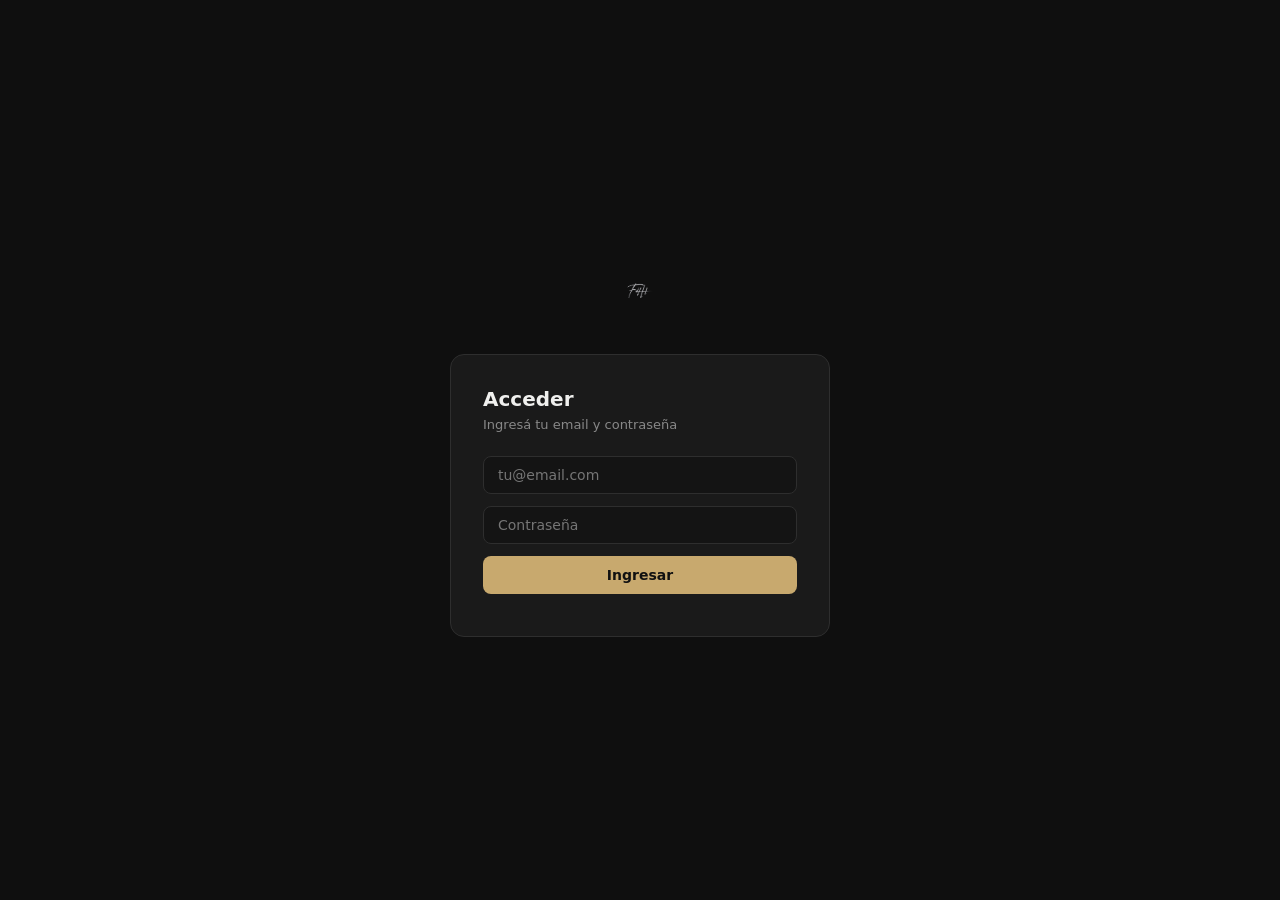
<file: F4H_Sistema_Beta_v6.html>
﻿<!DOCTYPE html>
<html lang="es">
<head>
<meta charset="UTF-8">
<meta name="viewport" content="width=device-width, initial-scale=1.0, viewport-fit=cover">
<meta name="theme-color" content="#0f0f0f">
<meta name="apple-mobile-web-app-capable" content="yes">
<meta name="mobile-web-app-capable" content="yes">
<meta name="apple-mobile-web-app-status-bar-style" content="black-translucent">
<meta name="apple-mobile-web-app-title" content="F4H">
<link rel="manifest" href="/manifest.json">
<link rel="apple-touch-icon" href="/icons/apple-touch-icon.png">
<link rel="icon" type="image/png" sizes="192x192" href="/icons/icon-192.png">
<title>F4H Sistema Beta v6</title>
<style>
:root{
  --bg:#0f0f0f;
  --bg-card:#1a1a1a;
  --bg-elevated:#222;
  --bg-input:#141414;
  --border:#2e2e2e;
  --border-hover:#444;
  --text:#f0f0ee;
  --text-2:#888;
  --text-3:#7a7a7a;
  --accent:#c8a96e;
  --accent-dim:#2a2318;
  --red:#e24b4a;
  --red-bg:#2a1414;
  --amber:#d4872a;
  --amber-bg:#2a1e0a;
  --green:#4a9a3a;
  --green-bg:#0f2010;
  --radius:10px;
  --radius-sm:6px;
}
*{box-sizing:border-box;margin:0;padding:0}
body{font-family:"Segoe UI",system-ui,-apple-system,sans-serif;font-size:14px;color:var(--text);background:var(--bg);min-height:100vh}
.app{margin-left:220px;padding:1.5rem 2rem;min-height:100vh}

/* ── Sidebar ── */
.sidebar{position:fixed;left:0;top:0;bottom:0;width:220px;background:#0a0908;border-right:1px solid #1e1e1e;display:flex;flex-direction:column;z-index:100}
.sb-logo{padding:18px 16px 14px;border-bottom:1px solid #1e1e1e;flex-shrink:0}
.sb-nav{flex:1;padding:8px 0;display:flex;flex-direction:column;overflow-y:auto}
.sidebar-item{display:flex;align-items:center;gap:10px;padding:7px 12px;cursor:pointer;border-radius:6px;margin:1px 8px;font-size:13px;color:var(--text-2);transition:all .12s;border:none;background:none;width:calc(100% - 16px);text-align:left;font-family:inherit;white-space:nowrap}
.sidebar-item:hover{color:var(--text);background:rgba(255,255,255,.05)}
.sidebar-item.on{color:var(--text);background:rgba(200,169,110,.1)}
.sidebar-item.on .sb-icon{color:var(--accent)}
.sb-icon{font-size:13px;width:18px;text-align:center;flex-shrink:0;color:var(--text-3)}
.sb-new-wrap{padding:10px 8px 8px}
.sb-new{width:100%;padding:8px 12px;background:var(--accent);color:#111;font-size:12px;font-weight:700;border:none;border-radius:8px;cursor:pointer;font-family:inherit;display:flex;align-items:center;gap:8px;transition:background .12s}
.sb-new:hover{background:#d4b87c}
.sb-sep{height:1px;background:var(--border);margin:6px 16px}
.lock-btn{align-items:center;justify-content:center;margin-left:6px;padding:0 6px;height:18px;font-size:11px;line-height:1;border:1px solid var(--border);border-radius:4px;background:var(--bg-elevated);color:var(--accent);cursor:pointer;font-family:inherit;vertical-align:middle}
.lock-btn:hover{border-color:var(--accent)}
.sb-group{padding:14px 20px 4px;font-size:10px;font-weight:700;letter-spacing:.1em;text-transform:uppercase;color:var(--text-3)}
.sb-spacer{flex:1}
.sb-footer{padding:12px 16px;border-top:1px solid #1e1e1e;flex-shrink:0}

/* ── Stabs ── */
.stabs{display:flex;gap:6px;margin-bottom:1rem;flex-wrap:wrap}
.stab{padding:4px 13px;border-radius:20px;font-size:12px;cursor:pointer;border:1px solid var(--border);background:transparent;color:var(--text-2);transition:all .15s}
.stab:hover{border-color:var(--border-hover);color:var(--text)}
.stab.on{background:var(--accent);color:#111;border-color:transparent;font-weight:500}

/* ── Cards ── */
.card{background:var(--bg-card);border:1px solid var(--border);border-radius:var(--radius);padding:1rem 1.25rem;margin-bottom:1rem}
.card-blue{background:var(--bg-card);border:1.5px solid var(--accent);border-radius:var(--radius);padding:1rem 1.25rem;margin-bottom:1rem}
.card-inner{background:var(--bg-elevated);border-radius:var(--radius-sm);padding:.75rem 1rem;margin-bottom:.75rem}
.card-tattoo{background:var(--bg-card);border:1px solid var(--border);border-radius:var(--radius);padding:1rem 1.25rem;margin-bottom:.75rem;cursor:pointer;transition:border-color .15s}
.card-tattoo:hover{border-color:var(--border-hover)}
.card-tattoo.active{border-color:var(--accent)}

/* ── Metrics ── */
.metric{background:var(--bg-elevated);border-radius:var(--radius-sm);padding:1rem;border:1px solid var(--border)}
.ml{font-size:11px;color:var(--text-2);margin-bottom:3px}
.mv{font-size:20px;font-weight:600;color:var(--text)}
.ms{font-size:11px;color:var(--text-3);margin-top:2px}
.g4{display:grid;grid-template-columns:repeat(auto-fit,minmax(120px,1fr));gap:10px;margin-bottom:1.25rem}
.g3{display:grid;grid-template-columns:repeat(auto-fit,minmax(150px,1fr));gap:10px;margin-bottom:1.25rem}

/* ── Titles ── */
.ct{font-size:13px;font-weight:600;margin-bottom:.85rem;color:var(--text)}

/* ── Tables ── */
table{width:100%;border-collapse:collapse;font-size:12px}
th{text-align:left;color:var(--text-2);font-weight:500;padding:9px 11px;border-bottom:1px solid var(--border);font-size:11px}
td{padding:10px 11px;border-bottom:1px solid var(--border);color:var(--text);vertical-align:top}
tr:last-child td{border-bottom:none}
tr:hover td{background:var(--bg-elevated)}
tr.al td:first-child{border-left:2px solid var(--red)}
.total-row td{font-weight:600;background:var(--bg-elevated);border-top:1px solid var(--border)}

/* ── Badges ── */
.badge{display:inline-flex;align-items:center;padding:3px 9px;border-radius:5px;font-size:10px;font-weight:700;letter-spacing:.06em;text-transform:uppercase}
.b-ok{background:rgba(74,154,58,.15);color:var(--green)}
.b-low{background:rgba(212,135,42,.15);color:var(--amber)}
.b-crit{background:rgba(226,75,74,.15);color:var(--red)}
.b-prac{background:rgba(74,143,212,.15);color:#4a8fd4}
.b-curso{background:rgba(212,135,42,.15);color:var(--amber)}
.b-fin{background:rgba(74,154,58,.15);color:var(--green)}
.b-pend{background:rgba(200,200,200,.1);color:var(--text-2)}
.tag-in{background:var(--green-bg);color:var(--green);padding:1px 7px;border-radius:20px;font-size:10px;font-weight:500;display:inline-block}
.tag-out{background:var(--red-bg);color:var(--red);padding:1px 7px;border-radius:20px;font-size:10px;font-weight:500;display:inline-block}

/* ── Score buttons ── */
.sc-btn{padding:4px 9px;border-radius:var(--radius-sm);border:1px solid var(--border);background:transparent;cursor:pointer;font-size:12px;color:var(--text-2);margin-right:3px;min-width:30px;transition:all .1s}
.sc-btn:hover{border-color:var(--border-hover);color:var(--text)}
.sc-btn.on-red{background:var(--red);color:#fff;border-color:transparent}
.sc-btn.on-amber{background:var(--amber);color:#111;border-color:transparent}
.sc-btn.on-green{background:var(--green);color:#fff;border-color:transparent}
.sc-row{display:flex;align-items:center;gap:8px;margin-bottom:10px}
.sc-lbl{font-size:11px;color:var(--text-2);font-weight:500;width:120px;flex-shrink:0}
.sc-dim-card{background:var(--bg-elevated);border:1px solid var(--border);border-radius:var(--radius-sm);padding:.6rem .85rem;margin-bottom:.5rem}
.sc-dim-title{font-size:11px;font-weight:600;color:var(--text);margin-bottom:5px}

/* ── Progress bars ── */
.progress-bar{height:5px;border-radius:3px;background:var(--bg-elevated);border:1px solid var(--border);margin:4px 0;overflow:hidden}
.progress-fill{height:100%;border-radius:3px;transition:width .5s}
.pf-red{background:var(--red)}
.pf-amber{background:var(--amber)}
.pf-green{background:var(--green)}

/* ── Forms ── */
.fgrid{display:grid;grid-template-columns:1fr 1fr;gap:10px}
.fg{display:flex;flex-direction:column;gap:3px}
.fl{font-size:11px;color:var(--text-2);font-weight:500}
input,select,textarea{width:100%;padding:7px 10px;border:1px solid var(--border);border-radius:var(--radius-sm);font-size:13px;background:var(--bg-input);color:var(--text);font-family:inherit;transition:border-color .15s}
input:focus,select:focus,textarea:focus{outline:none;border-color:var(--accent);box-shadow:0 0 0 2px var(--accent-dim)}
select option{background:var(--bg-card)}
textarea{resize:vertical;min-height:80px}

/* ── Buttons ── */
.btn{padding:7px 14px;border-radius:var(--radius-sm);font-size:12px;cursor:pointer;border:1px solid var(--border);background:transparent;color:var(--text);font-family:inherit;transition:all .15s}
.btn:hover{background:var(--bg-elevated);border-color:var(--border-hover)}
.btn-p{background:var(--accent);color:#111;border-color:transparent;font-weight:500}
.btn-p:hover{opacity:.88}
.btn-sm{padding:3px 9px;font-size:11px}
.btn-xs{padding:2px 7px;font-size:10px;border-radius:4px}
.btn-ghost{background:transparent;border-color:var(--border);color:var(--text-2)}
.btn-ghost:hover{color:var(--text)}
.btn-danger{border-color:var(--red);color:var(--red)}
.btn-danger:hover{background:var(--red-bg)}

/* ── Layout helpers ── */
.sec-head{display:flex;justify-content:space-between;align-items:center;margin-bottom:.75rem}
.empty{text-align:center;padding:2rem;color:var(--text-3);font-size:12px}
.ok{font-size:11px;color:var(--green)}
.err{font-size:11px;color:var(--red)}
.hint{font-size:11px;color:var(--text-3)}

/* ── Kit rows ── */
.kit-row{display:flex;justify-content:space-between;align-items:center;padding:5px 0;border-bottom:1px solid var(--border);font-size:12px}
.kit-row:last-child{border-bottom:none}

/* ── Score pills ── */
.sp{display:inline-flex;align-items:center;justify-content:center;width:24px;height:24px;border-radius:50%;font-size:11px;font-weight:600}
.sp-hi{background:var(--green-bg);color:var(--green)}
.sp-md{background:var(--amber-bg);color:var(--amber)}
.sp-lo{background:var(--red-bg);color:var(--red)}

/* ── Cost bar ── */
.cost-bar{background:var(--bg-elevated);border:1px solid var(--border);border-radius:var(--radius-sm);padding:.85rem 1rem;display:flex;justify-content:space-between;align-items:center;margin:1rem 0}
.cost-total{font-size:22px;font-weight:700;color:var(--accent)}

/* ── Aguja chips ── */
.aguja-grid{display:flex;flex-wrap:wrap;gap:6px;margin-top:4px}
.aguja-chip{display:inline-flex;align-items:center;gap:4px;padding:4px 11px;border-radius:20px;font-size:11px;cursor:pointer;border:1px solid var(--border);background:transparent;color:var(--text-2);user-select:none;transition:all .15s}
.aguja-chip:hover{border-color:var(--border-hover);color:var(--text)}
.aguja-chip.on{background:var(--text);color:var(--bg);border-color:transparent}
.aguja-chip.prac{border-color:var(--accent);color:var(--accent)}
.aguja-chip.prac.on{background:var(--accent);color:#111}

/* ── Inject banner ── */
.inject-banner{background:var(--green-bg);border:1px solid var(--green);border-radius:var(--radius-sm);padding:10px 14px;margin-bottom:1rem;font-size:12px;color:var(--green);display:none;align-items:center;gap:8px}

/* ── Edit hints ── */
.edit-hint{font-size:11px;color:var(--accent);background:var(--accent-dim);padding:6px 10px;border-radius:var(--radius-sm);margin-bottom:.85rem;border:1px solid rgba(200,169,110,0.2)}

/* ── Tattoo detail ── */
.detail-grid{display:grid;grid-template-columns:1fr 1fr;gap:8px;margin-bottom:1rem}
.detail-item{background:var(--bg-elevated);border:1px solid var(--border);border-radius:var(--radius-sm);padding:.6rem .85rem}
.detail-lbl{font-size:10px;color:var(--text-2);margin-bottom:2px}
.detail-val{font-size:13px;font-weight:500;color:var(--text)}

/* ── Break-even bar ── */
.be-bar{height:6px;border-radius:3px;background:var(--bg-elevated);border:1px solid var(--border);margin:6px 0;overflow:hidden}
.be-fill{height:100%;border-radius:3px;transition:width .4s}
.be-fill.over{background:var(--green)}
.be-fill.under{background:var(--red)}

/* ── Margin colors ── */
.margin-pos{color:var(--green);font-weight:600}
.margin-neg{color:var(--red);font-weight:600}
.margin-zero{color:var(--text-2)}

/* ── Scrollbar ── */
::-webkit-scrollbar{width:5px;height:5px}
::-webkit-scrollbar-track{background:var(--bg)}
::-webkit-scrollbar-thumb{background:var(--border);border-radius:3px}
::-webkit-scrollbar-thumb:hover{background:var(--border-hover)}

/* ── Page headers ── */
.ph{padding:1.5rem 0 1.25rem;border-bottom:1px solid var(--border);margin-bottom:1.5rem}
.ph-label{font-size:10px;font-weight:600;text-transform:uppercase;letter-spacing:.8px;color:var(--accent);margin-bottom:4px}
.ph-title{font-size:26px;font-weight:700;letter-spacing:-.5px;color:var(--text);line-height:1.1;margin-bottom:4px}
.ph-sub{font-size:12px;color:var(--text-2)}

/* ── Stat grid ── */
.sg2{display:grid;grid-template-columns:1fr 1fr;gap:1rem;margin-bottom:1rem}
.sc{background:var(--bg-card);border:1px solid var(--border);border-radius:var(--radius);padding:1.25rem 1.5rem}
.sc.hi{border-color:rgba(200,169,110,.3)}
.sc-label{font-size:10px;font-weight:600;text-transform:uppercase;letter-spacing:.6px;color:var(--text-2);margin-bottom:8px}
.sc-val{font-size:30px;font-weight:700;letter-spacing:-1px;line-height:1;margin-bottom:6px}
.sc-sub{font-size:11px;color:var(--text-2);margin-top:4px}
.sc-badge{display:inline-block;padding:3px 10px;border-radius:20px;font-size:10px;font-weight:500;margin-top:8px}

/* ── Inv / list filter bar ── */
.list-bar{display:flex;align-items:center;justify-content:space-between;gap:8px;margin-bottom:1rem;flex-wrap:wrap}
.list-filters{display:flex;gap:4px;flex-wrap:wrap;align-items:center}
.list-actions{display:flex;gap:8px;align-items:center;white-space:nowrap;flex-shrink:0}

/* ── Be card inner grid ── */
.be-grid{display:grid;grid-template-columns:1fr 1fr 1fr;gap:1rem;margin-bottom:1rem}
.be-cell-label{font-size:10px;color:var(--text-2);margin-bottom:4px}
.be-cell-val{font-size:18px;font-weight:700;letter-spacing:-.3px}
/* Tablas ordenables (TSORT): tsApply marca los <th> con data-lbl / data-sorted */
thead th[data-lbl]:not([data-lbl=""]){cursor:pointer;user-select:none}
thead th[data-sorted]{color:var(--accent)!important}
/* Encabezados de Inventario en #888 (como antes de la etapa 1), el ordenado en dorado */
#t-inv thead th{color:var(--text-2)!important}
#t-inv thead th[data-sorted]{color:var(--accent)!important}
/* Lista → detalle (mobile): "Volver" solo existe en mobile */
[data-monly]{display:none!important}
/* Hover de las celdas del calendario (solo con mouse; antes era onmouseover inline) */
@media (hover: hover){[data-cal="a"]:hover{background:#1f1c15!important}[data-cal="c"]:hover{background:#16140f!important}}
/* ── Mobile (spec docs/superpowers/specs/2026-09-30-mobile-pwa-design.md) ─────
   Todo lo mobile vive en este bloque. Las render functions usan inline styles,
   por eso la capa pisa con selectores de atributo + !important acotados a .app.
   La media query debe ser idéntica a MQ_MOBILE en JS. */
.mnav{display:none}
@media (max-width: 760px), (pointer: coarse) and (max-height: 500px){
  .sidebar{display:none}
  .app{margin-left:0;padding:calc(10px + env(safe-area-inset-top)) max(12px, env(safe-area-inset-right)) calc(84px + env(safe-area-inset-bottom)) max(12px, env(safe-area-inset-left))}
  .mnav{display:flex;position:fixed;left:0;right:0;bottom:0;z-index:200;background:#0a0908;border-top:1px solid #1e1e1e;padding:4px max(4px, env(safe-area-inset-right)) env(safe-area-inset-bottom) max(4px, env(safe-area-inset-left))}
  #db-error-bar,#offline-bar{padding-top:calc(8px + env(safe-area-inset-top))!important}
  .mnav-item{flex:1;display:flex;flex-direction:column;align-items:center;justify-content:center;gap:3px;min-height:56px;background:none;border:none;color:var(--text-2);font-family:inherit;font-size:11px;font-weight:600;cursor:pointer;-webkit-tap-highlight-color:transparent}
  .mnav-item .mnav-ic{font-size:18px;line-height:1}
  .mnav-item.on{color:var(--accent)}
  .mnav-plus .mnav-ic{width:40px;height:40px;border-radius:50%;background:var(--accent);color:#1a1200;display:flex;align-items:center;justify-content:center;font-size:26px;font-weight:300}
  .mnav-plus.on .mnav-ic{box-shadow:0 0 0 2px var(--bg),0 0 0 3px var(--accent)}
  /* Grillas: 1 columna; métricas y auto-fit a 2; calendario 7 columnas que se achican */
  .app [style*="grid-template-columns"]{grid-template-columns:1fr!important}
  .app .g4,.app [style*="repeat(4,1fr)"],.app [style*="1fr 1fr 1fr 1fr"],.app [style*="auto-fit"]{grid-template-columns:1fr 1fr!important}
  .app [style*="repeat(7,1fr)"]{grid-template-columns:repeat(7,minmax(0,1fr))!important;gap:3px!important}
  .app [style*="grid-template-columns"]>*{min-width:0}
  /* Encabezados de módulo y tarjetas más compactos */
  .app [style*="font-size:38px"]{font-size:26px!important}
  .app [style*="padding:28px 0 24px"]{padding:6px 0 10px!important;margin-bottom:12px!important}
  .app [style*="padding:24px 28px"]{padding:16px!important}
  /* Tablas: scroll horizontal dentro de su tarjeta, primera columna fija */
  .app :has(> table){overflow-x:auto!important;-webkit-overflow-scrolling:touch}
  .app table{min-width:100%;width:max-content}
  .app th:first-child,.app td:first-child{position:sticky;left:0;z-index:1;background:var(--bg-card)}
  /* Campos a 16px (iOS no hace zoom) y tocables de 44px */
  .app input:not([type=checkbox]):not([type=radio]):not([type=file]),.app select,.app textarea,#auth-screen input{font-size:16px!important;min-height:44px}
  .app button,.app .btn{min-height:44px}
  .app .btn-xs{min-width:44px}
  /* Puntajes 1–10 en dos filas de 5 */
  .app div:has(> .sc-btn){display:grid!important;grid-template-columns:repeat(5,44px);gap:6px}
  .app .sc-btn{width:44px;height:44px}
  /* Texto mínimo 11px */
  .app [style*="font-size:9px"],.app [style*="font-size:10px"]{font-size:11px!important}
  .app .badge,.app .tag-in,.app .tag-out,.app .btn-xs,.app .detail-lbl,.app .ph-label,.app .sc-label,.app .sc-badge,.app .be-cell-label{font-size:11px}
  /* Filas de pills/filtros que en escritorio no bajan de renglón */
  .app [style*="display:flex;gap:4px"],.app [style*="margin:12px 0 6px"]{flex-wrap:wrap}
  /* Calendario (arreglo mínimo; el rediseño es la etapa 2): celdas bajas, sin chips, contador de turnos */
  .app [data-cal]{min-height:52px!important;padding:5px!important}
  .app [data-cal] [style*="text-overflow:ellipsis"],.app [data-cal] [style*="font-size:10px"]{display:none}
  /* Etapa 2 — tarjeta de sesión: formularios a 1 columna y filas de aguja/técnica en dos renglones */
  .app .fgrid{grid-template-columns:1fr!important}
  #t-ses [style*="display:flex;gap:6px;margin-bottom:6px;align-items:center"]{flex-wrap:wrap}
  #t-ses [style*="display:flex;gap:6px;margin-bottom:6px;align-items:center"]>select:first-child{flex:1 1 100%!important}
  #t-ses [style*="display:flex;gap:6px;margin-bottom:6px;align-items:center"]>select:first-child+select{flex:1 1 100%!important}
  /* Etapa 2 — lista → detalle: un panel a la vez */
  .app [data-monly]{display:inline-flex!important;align-items:center}
  .app [data-msplit="detalle"]>:first-child{display:none!important}
  .app [data-msplit="lista"]>:nth-child(2){display:none!important}
  /* Etapa 3 — retoques: celdas largas envuelven; franja bajo la barra de estado */
  .app td:not([style*="nowrap"]){max-width:70vw;white-space:normal;overflow-wrap:anywhere}
  body::before{content:"";position:fixed;top:0;left:0;right:0;height:env(safe-area-inset-top);background:var(--bg);z-index:250;pointer-events:none}
  /* Etapa 3 — Inventario en tarjetas */
  #t-inv table{width:100%!important;min-width:0!important}
  #t-inv thead{display:none}
  #t-inv tbody tr{display:grid;grid-template-columns:1fr 1fr 1fr;gap:10px 12px;padding:14px 16px}
  #t-inv tbody td{padding:0!important;position:static!important;background:none!important;min-width:0;border:none!important}
  #t-inv tbody td:first-child{grid-column:1 / 3}
  #t-inv tbody td:last-child{grid-column:3;grid-row:1;text-align:right}
  #t-inv tbody td[data-l]::before{content:attr(data-l);display:block;font-size:11px;font-weight:700;letter-spacing:.06em;text-transform:uppercase;color:var(--text-3);margin-bottom:3px}
  /* Filtros en una sola fila que se desliza */
  #t-inv [style*="display:flex;gap:8px;align-items:center;flex-wrap:wrap"]{flex-wrap:nowrap!important;overflow-x:auto;width:100%;padding-bottom:4px;-webkit-overflow-scrolling:touch;scrollbar-width:none}
  #t-inv [style*="display:flex;gap:8px;align-items:center;flex-wrap:wrap"]::-webkit-scrollbar{display:none}
  #t-inv [style*="display:flex;gap:8px;align-items:center;flex-wrap:wrap"] [style*="display:flex;gap:4px"]{flex-wrap:nowrap!important}
  #t-inv [style*="display:flex;gap:8px;align-items:center;flex-wrap:wrap"] button{flex-shrink:0;white-space:nowrap}
  .app [data-turnos]::after{content:attr(data-turnos);position:absolute;bottom:4px;right:4px;min-width:16px;height:16px;padding:0 4px;border-radius:99px;background:var(--accent);color:#1a1200;font-size:11px;font-weight:700;line-height:16px;text-align:center}
}
</style>
</head>
<body style="background:var(--bg)">

<!-- ── Auth overlay ── -->
<div id="auth-screen" style="position:fixed;inset:0;z-index:10000;background:#0f0f0f;display:flex;align-items:center;justify-content:center;padding:1rem">
  <div style="width:100%;max-width:380px">
    <div style="text-align:center;margin-bottom:2rem">
      <img src="logo-v2.png" style="height:56px;filter:invert(1);opacity:.85" alt="F4H">
    </div>
    <div id="auth-loading" style="text-align:center;color:var(--text-3);font-size:13px">Verificando sesi&#xF3;n...</div>
    <div id="auth-card" style="display:none;background:#1a1a1a;border:1px solid #2e2e2e;border-radius:14px;padding:2rem">
      <div id="auth-form">
        <div style="font-size:20px;font-weight:700;color:#f0f0ee;margin-bottom:6px">Acceder</div>
        <div style="font-size:13px;color:#888;margin-bottom:1.5rem">Ingres&#xE1; tu email y contrase&#xF1;a</div>
        <input id="auth-email" type="email" placeholder="tu@email.com" style="width:100%;padding:10px 14px;background:#141414;border:1.5px solid #2e2e2e;border-radius:8px;color:#f0f0ee;font-size:14px;font-family:inherit;outline:none;margin-bottom:12px" onkeydown="if(event.key==='Enter')doSignIn()">
        <input id="auth-password" type="password" placeholder="Contrase&#xF1;a" style="width:100%;padding:10px 14px;background:#141414;border:1.5px solid #2e2e2e;border-radius:8px;color:#f0f0ee;font-size:14px;font-family:inherit;outline:none;margin-bottom:12px" onkeydown="if(event.key==='Enter')doSignIn()">
        <button id="auth-btn" onclick="doSignIn()" style="width:100%;padding:11px;background:#c8a96e;color:#111;font-size:14px;font-weight:700;border:none;border-radius:8px;cursor:pointer;font-family:inherit">Ingresar</button>
        <div id="auth-msg" style="margin-top:10px;font-size:12px;text-align:center;color:#888"></div>
      </div>
    </div>
  </div>
</div>

<aside class="sidebar">
  <div class="sb-logo">
    <img src="logo-v2-trim.png" style="height:48px;width:auto;max-width:100%;filter:invert(1);opacity:.95" alt="F4H">
  </div>
  <nav class="sb-nav">
    <div class="sb-new-wrap">
      <button class="sb-new" onclick="go('new')">
        <span style="font-size:18px;line-height:1;font-weight:300">+</span>
        <span>Nuevo</span>
      </button>
    </div>
    <div class="sb-sep"></div>
    <button class="sidebar-item on" data-tab="dash" onclick="go('dash')">
      <span class="sb-icon">&#x25AA;</span>Dashboard
    </button>
    <div class="sb-group">Trabajo</div>
    <button class="sidebar-item" data-tab="agenda" onclick="go('agenda')">
      <span class="sb-icon">&#x25A6;</span>Agenda
    </button>
    <button class="sidebar-item" data-tab="tattoos" onclick="go('tattoos')">
      <span class="sb-icon">&#x2726;</span>Tatuajes
    </button>
    <button class="sidebar-item" data-tab="ses" onclick="go('ses')">
      <span class="sb-icon">&#x25CE;</span>Sesiones
    </button>
    <div class="sb-group">Insumos</div>
    <button class="sidebar-item" data-tab="inv" onclick="go('inv')">
      <span class="sb-icon">&#x2261;</span>Inventario
    </button>
    <button class="sidebar-item" data-tab="mov" onclick="go('mov')">
      <span class="sb-icon">&#x21C5;</span>Movimientos
    </button>
    <div class="sb-group">Finanzas</div>
    <button class="sidebar-item" data-tab="act" onclick="go('act')">
      <span class="sb-icon">&#x25FB;</span>Activos
    </button>
    <button class="sidebar-item" data-tab="egresos" onclick="go('egresos')">
      <span class="sb-icon">&#x2193;</span>Egresos
    </button>
    <div class="sb-spacer"></div>
    <div class="sb-sep"></div>
    <button class="sidebar-item" data-tab="cfg" onclick="go('cfg')">
      <span class="sb-icon">&#x2699;</span>Config
    </button>
  </nav>
  <div class="sb-footer">
    <div id="tc-display" style="font-size:11px;color:var(--text-3);margin-bottom:10px;font-weight:600;letter-spacing:.02em">USD = $1.400</div>
    <button id="nav-signout" onclick="doSignOut()" style="display:none;width:100%;padding:6px 10px;border-radius:6px;font-size:11px;font-family:inherit;cursor:pointer;border:1px solid #2e2e2e;background:transparent;color:var(--text-3);text-align:left" onmouseover="this.style.borderColor='var(--red)';this.style.color='var(--red)'" onmouseout="this.style.borderColor='#2e2e2e';this.style.color='var(--text-3)'">Cerrar sesi&#xF3;n</button>
  </div>
</aside>
<nav class="mnav" aria-label="Navegación">
  <button class="mnav-item" data-tabs="dash" onclick="go('dash')"><span class="mnav-ic">&#x25AA;</span>Inicio</button>
  <button class="mnav-item" data-tabs="agenda" onclick="go('agenda')"><span class="mnav-ic">&#x25A6;</span>Agenda</button>
  <button class="mnav-item mnav-plus" data-tabs="new" onclick="mOpenNuevo()" aria-label="Nuevo"><span class="mnav-ic">+</span>Nuevo</button>
  <button class="mnav-item" data-tabs="ses" onclick="go('ses')"><span class="mnav-ic">&#x25CE;</span>Sesiones</button>
  <button class="mnav-item" data-tabs="tattoos,inv,mov,act,egresos,cfg" onclick="mOpenMas()"><span class="mnav-ic">&#x22EF;</span>M&#xE1;s</button>
</nav>
<div id="msheet" style="display:none"></div>
<div class="app">

<div id="inject-banner" class="inject-banner"></div>


<div id="t-dash"></div>
<div id="t-agenda" style="display:none"></div>
<div id="t-tattoos" style="display:none"></div>
<div id="t-inv" style="display:none"></div>
<div id="t-act" style="display:none"></div>
<div id="t-ses" style="display:none"></div>

<div id="t-egresos" style="display:none"></div>
<div id="t-new" style="display:none">
  <div style="padding:28px 0 24px;margin-bottom:24px"><div style="font-size:11px;font-weight:700;letter-spacing:.14em;color:var(--accent);text-transform:uppercase;margin-bottom:6px">Sistema</div><div style="font-size:38px;font-weight:800;color:var(--text);line-height:1.1;letter-spacing:-.02em;margin-bottom:6px">+ Nuevo registro</div><div style="font-size:14px;color:var(--text-2)">Seleccioná el tipo y completá los datos</div></div>
  <div style="display:flex;gap:10px;margin-bottom:28px">
    <div onclick="tattooView='nuevo';go('tattoos')" style="flex:1;padding:16px 12px;border-radius:12px;border:1.5px solid var(--border);background:var(--bg-card);text-align:center;cursor:pointer" onmouseover="this.style.borderColor='rgba(200,169,110,.4)'" onmouseout="this.style.borderColor='var(--border)'">
      <div style="font-size:20px;margin-bottom:6px">🖋</div>
      <div style="font-size:13px;font-weight:700;color:var(--text)">Tatuaje</div>
      <div style="font-size:11px;color:var(--text-3);margin-top:2px">Nuevo proyecto</div>
    </div>
    <div onclick="go('ses')" style="flex:1;padding:16px 12px;border-radius:12px;border:1.5px solid var(--border);background:var(--bg-card);text-align:center;cursor:pointer" onmouseover="this.style.borderColor='rgba(200,169,110,.4)'" onmouseout="this.style.borderColor='var(--border)'">
      <div style="font-size:20px;margin-bottom:6px">📋</div>
      <div style="font-size:13px;font-weight:700;color:var(--text)">Sesión</div>
      <div style="font-size:11px;color:var(--text-3);margin-top:2px">Registro técnico</div>
    </div>
    <div style="flex:1;padding:16px 12px;border-radius:12px;border:1.5px solid var(--accent);background:rgba(200,169,110,.06);text-align:center;cursor:default">
      <div style="font-size:20px;margin-bottom:6px">📦</div>
      <div style="font-size:13px;font-weight:700;color:var(--accent)">Producto</div>
      <div style="font-size:11px;color:var(--text-3);margin-top:2px">Entrada de stock</div>
    </div>
    <div onclick="go('egresos')" style="flex:1;padding:16px 12px;border-radius:12px;border:1.5px solid var(--border);background:var(--bg-card);text-align:center;cursor:pointer" onmouseover="this.style.borderColor='rgba(200,169,110,.4)'" onmouseout="this.style.borderColor='var(--border)'">
      <div style="font-size:20px;margin-bottom:6px">💸</div>
      <div style="font-size:13px;font-weight:700;color:var(--text)">Egreso</div>
      <div style="font-size:11px;color:var(--text-3);margin-top:2px">Gasto / salida</div>
    </div>
  </div>
  <div style="display:grid;grid-template-columns:1fr 300px;gap:20px;align-items:start">
    <div style="background:var(--bg-card);border:1px solid var(--border);border-radius:14px;overflow:hidden">
      <div style="padding:14px 20px;border-bottom:1px solid var(--border)"><span style="font-size:10px;font-weight:700;letter-spacing:.12em;text-transform:uppercase;color:var(--text-3)">Datos del producto</span></div>
      <div style="padding:20px;display:grid;grid-template-columns:1fr 1fr;gap:14px">
        <div id="nom-field" style="grid-column:1/-1"><label class="fl">Nombre</label><input id="np-nom" placeholder="Ej: Green Soap 500ml"></div>
        <div id="ag-field" style="display:none;grid-column:1/-1">
          <div style="display:grid;grid-template-columns:1.4fr .8fr .8fr 1.2fr;gap:14px">
            <div><label class="fl">Tipo</label><select id="np-ag-tipo" onchange="agPreview()"><option value="RL">RL · Round Liner</option><option value="RS">RS · Round Shader</option><option value="M">M · Magnum</option><option value="CM">CM · Curved Magnum</option></select></div>
            <div><label class="fl">Número</label><input id="np-ag-num" type="number" min="1" max="99" step="1" placeholder="7" oninput="agPreview()"></div>
            <div><label class="fl">Calibre</label><select id="np-ag-cal" onchange="agPreview()"><option>08</option><option>10</option><option selected>12</option></select></div>
            <div><label class="fl">Sufijo (opcional)</label><input id="np-ag-suf" placeholder="práctica" oninput="agPreview()"></div>
          </div>
          <div style="margin-top:10px;display:flex;align-items:center;gap:10px;flex-wrap:wrap">
            <span style="font-size:11px;color:var(--text-3);text-transform:uppercase;letter-spacing:.08em">Nombre</span>
            <span id="np-ag-prev" style="font-size:16px;font-weight:800;color:var(--accent);letter-spacing:.02em">—</span>
            <span id="np-ag-dup" style="font-size:12px"></span>
          </div>
        </div>
        <div><label class="fl">Categoría</label><select id="np-cat" onchange="toggleNewFields()"><option>Activo</option><option>Descartable</option><option>Consumible</option><option>Aguja</option></select></div>
        <div id="sub-field"><label class="fl">Subcategoría</label><select id="np-sub" onchange="subToggleNew(this,'np-sub-new')"></select><input id="np-sub-new" placeholder="Nueva subcategoría" style="display:none;margin-top:6px"></div>
        <div><label class="fl">Unidad</label><select id="np-um"><option>Unidad</option><option>Caja (100u)</option><option>Caja (50u)</option><option>Onza</option><option>ml</option><option>Uso</option></select></div>
        <div><label class="fl">Moneda</label><select id="np-mon"><option value="ARS">ARS $</option><option value="USD">USD u$s</option></select></div>
        <div><label class="fl">Costo unitario</label><input id="np-cu" type="number" min="0" step="0.01" value="0"></div>
        <div id="tipo-consumo-field"><label class="fl">Tipo de consumo</label><select id="np-tipo" onchange="toggleNewFields()"><option value="UNIDAD">Unidad</option><option value="SESION">Sesión (rinde X ses.)</option><option value="VARIABLE">Variable (tinta)</option><option value="LONGITUD">Longitud (metros)</option></select></div>
        <div><label class="fl" id="np-upu-label">Usos por unidad</label><input id="np-upu" type="number" min="1" value="1"></div>
        <div><label class="fl">Stock actual</label><input id="np-si" type="number" min="0" value="1"></div>
        <div><label class="fl">Stock mínimo</label><input id="np-sm" type="number" min="0" value="1"></div>
        <div id="vum-field"><label class="fl">Vida útil (meses)</label><input id="np-vum" type="number" min="1" value="24"></div>
        <div id="prac-field" style="display:none;grid-column:1/-1"><label class="fl" style="display:flex;align-items:center;gap:6px"><input type="checkbox" id="np-prac" style="width:auto"> Aguja de práctica (etiqueta; descuenta stock igual)</label></div>
      </div>
    </div>
    <div style="display:flex;flex-direction:column;gap:12px">
      <div style="background:var(--bg-card);border:1px solid var(--border);border-radius:14px;overflow:hidden">
        <div style="padding:12px 16px;border-bottom:1px solid var(--border);font-size:10px;font-weight:700;letter-spacing:.12em;text-transform:uppercase;color:var(--text-3)">Acciones</div>
        <div style="padding:16px;display:flex;flex-direction:column;gap:8px">
          <button class="btn btn-p" style="width:100%;padding:12px;font-size:14px;font-weight:800" onclick="addProd()">Guardar producto</button>
          <button class="btn" style="width:100%;padding:10px" onclick="clearNewForm()">Limpiar campos</button>
          <span id="np-msg" style="font-size:12px;text-align:center;display:block"></span>
        </div>
      </div>
      <div style="background:var(--bg-card);border:1px solid var(--border);border-radius:14px;padding:16px;font-size:12px;color:var(--text-3);line-height:1.6">
        <div style="font-size:10px;font-weight:700;letter-spacing:.12em;text-transform:uppercase;color:var(--text-3);margin-bottom:8px">Tip</div>
        Para <span style="color:var(--accent);font-weight:600">Activos</span>: definí vida útil para calcular amortización por sesión.
      </div>
    </div>
  </div>
</div>

<div id="t-mov" style="display:none">
  <div style="padding:28px 0 24px;margin-bottom:24px"><div style="font-size:11px;font-weight:700;letter-spacing:.14em;color:var(--accent);text-transform:uppercase;margin-bottom:6px">Stock</div><div style="font-size:38px;font-weight:800;color:var(--text);line-height:1.1;letter-spacing:-.02em;margin-bottom:6px">Movimientos</div><div style="font-size:14px;color:var(--text-2)">Entradas y salidas de inventario con trazabilidad</div></div>
  <div class="card">
    <div class="ct">Registrar movimiento</div>
    <div class="fgrid">
      <div class="fg"><label class="fl">Producto</label><select id="mv-prod" onchange="onMovChange()"></select></div>
      <div class="fg"><label class="fl">Tipo</label><select id="mv-tipo" onchange="onMovChange()"><option value="entrada">Entrada (+)</option><option value="salida">Salida (−)</option></select></div>
      <div class="fg"><label class="fl">Cantidad (envases)</label><input id="mv-qty" type="number" min="0.01" step="0.01" value="1" oninput="onMovChange()"></div>
      <div class="fg" id="mv-costo-wrap" style="display:none">
        <label class="fl">Precio por envase <span style="color:var(--accent)">(actualiza promedio)</span></label>
        <input id="mv-costo" type="number" min="0" step="0.01" placeholder="Vacío = mantener actual" oninput="onMovChange()">
      </div>
      <div class="fg" style="grid-column:1/-1"><label class="fl">Referencia</label><input id="mv-ref" placeholder="Ej: Compra MeLi, proveedor, fecha"></div>
    </div>
    <div id="mv-info" class="hint" style="margin:.4rem 0"></div>
    <div id="mv-preview" class="hint" style="margin:.4rem 0"></div>
    <div style="margin-top:.75rem;display:flex;gap:8px;align-items:center">
      <button class="btn btn-p" onclick="addMov()">Registrar</button><span id="mv-msg"></span>
    </div>
  </div>
  <div class="card" style="padding:0;overflow:hidden"><table>
    <thead><tr><th>Fecha</th><th>Producto</th><th>Tipo</th><th>Cant.</th><th>Costo unit.</th><th>Referencia</th><th>Stock post</th></tr></thead>
    <tbody id="mv-body"></tbody>
  </table></div>
</div>

<div id="t-cfg" style="display:none">
  <div style="padding:28px 0 24px;margin-bottom:24px"><div style="font-size:11px;font-weight:700;letter-spacing:.14em;color:var(--accent);text-transform:uppercase;margin-bottom:6px">Sistema</div><div style="font-size:38px;font-weight:800;color:var(--text);line-height:1.1;letter-spacing:-.02em;margin-bottom:6px">Configuración</div><div style="font-size:14px;color:var(--text-2)">Parámetros globales, kits de insumos y gestión de datos</div></div>
  <div style="display:flex;flex-direction:column;gap:18px">
    <div style="background:var(--bg-card);border:1px solid var(--border);border-radius:14px;overflow:hidden">
      <div style="padding:16px 24px;border-bottom:1px solid var(--border)"><span style="font-size:10px;font-weight:700;letter-spacing:.12em;text-transform:uppercase;color:var(--text-3)">Parámetros del sistema</span></div>
      <div style="padding:20px 24px"><div style="display:grid;grid-template-columns:1fr 1fr 1fr;gap:16px">
        <div>
          <div style="font-size:10px;font-weight:700;letter-spacing:.08em;text-transform:uppercase;color:var(--text-3);margin-bottom:6px">Tipo de cambio</div>
          <div style="display:flex;align-items:center;gap:8px;background:var(--bg-elevated);border:1.5px solid var(--border);border-radius:8px;padding:10px 14px">
            <span style="font-size:12px;color:var(--text-3)">USD 1 =</span>
            <input id="tc-val" type="number" min="1" step="1" style="background:none;border:none;outline:none;color:var(--text);font-size:15px;font-weight:700;font-family:inherit;width:80px">
            <span style="font-size:12px;color:var(--text-3)">ARS</span>
          </div>
          <div style="margin-top:8px;display:flex;gap:6px;align-items:center"><button class="btn btn-sm" onclick="saveTc()">Actualizar</button><span id="tc-msg" style="font-size:11px"></span></div>
        </div>
        <div>
          <div style="font-size:10px;font-weight:700;letter-spacing:.08em;text-transform:uppercase;color:var(--text-3);margin-bottom:6px">Sesiones por mes</div>
          <div style="display:flex;align-items:center;gap:8px;background:var(--bg-elevated);border:1.5px solid var(--border);border-radius:8px;padding:10px 14px">
            <input id="spm-val" type="number" min="1" step="1" style="background:none;border:none;outline:none;color:var(--text);font-size:15px;font-weight:700;font-family:inherit;width:60px">
            <span style="font-size:12px;color:var(--text-3)">ses/mes</span>
          </div>
          <div style="margin-top:8px;display:flex;gap:6px;align-items:center"><button class="btn btn-sm" onclick="saveSpm()">Actualizar</button><span id="spm-msg" style="font-size:11px"></span></div>
        </div>
        <div>
          <div style="font-size:10px;font-weight:700;letter-spacing:.08em;text-transform:uppercase;color:var(--text-3);margin-bottom:6px">Amortización / sesión</div>
          <div style="background:var(--bg-elevated);border:1.5px solid var(--border);border-radius:8px;padding:10px 14px">
            <span id="cfg-amort-display" style="font-size:15px;font-weight:700;color:var(--text)">--</span>
          </div>
          <div style="font-size:11px;color:var(--text-3);margin-top:8px">Activos totales / vida útil × ses/mes</div>
        </div>
      </div></div>
    </div>
    <div style="background:var(--bg-card);border:1px solid var(--border);border-radius:14px;overflow:hidden">
      <div style="padding:16px 24px;border-bottom:1px solid var(--border)"><span style="font-size:10px;font-weight:700;letter-spacing:.12em;text-transform:uppercase;color:var(--text-3)">Kits de insumos</span></div>
      <div style="padding:20px 24px" id="kit-cfg-body"></div>
    </div>
    <div style="background:var(--bg-card);border:1px solid var(--border);border-radius:14px;overflow:hidden">
      <div style="padding:16px 24px;border-bottom:1px solid var(--border)"><span style="font-size:10px;font-weight:700;letter-spacing:.12em;text-transform:uppercase;color:var(--text-3)">Datos y backup</span></div>
      <div style="padding:20px 24px">
        <div style="display:flex;gap:10px;flex-wrap:wrap;margin-bottom:14px">
          <button style="padding:9px 18px;font-size:12px;font-weight:600;background:var(--bg-elevated);color:var(--text-2);border:1.5px solid var(--border);border-radius:8px;cursor:pointer;font-family:inherit" onmouseover="this.style.borderColor='var(--accent)';this.style.color='var(--accent)'" onmouseout="this.style.borderColor='var(--border)';this.style.color='var(--text-2)'" onclick="exportJSON()">Exportar JSON</button>
        </div>
        <div style="font-size:12px;color:var(--text-3);line-height:1.6">Los datos viven en Supabase. Export\xE1 JSON para backup local. Para resetear o importar datos us\xE1 el SQL Editor de Supabase.</div>
      </div>
    </div>
  </div>
</div>


</div>

<!-- supabase-js versión fija servida desde el mismo origen: el service worker la cachea y la app instalada abre sin señal (spec mobile 5). Para actualizar: bajar la nueva UMD a vendor/, cambiar este src y SHELL en sw.js, y subir la versión de la caché. -->
<script src="/vendor/supabase-2.117.2.min.js"></script>
<script src="js/db.js"></script>
<script>
const today=new Date().toISOString().slice(0,10);
const SK='siget_f4h_v6';

// ── Auth UI ──────────────────────────────────────────────────────────────────
function showLoginForm(){document.getElementById('auth-loading').style.display='none';document.getElementById('auth-card').style.display='';}
function hideAuthScreen(){document.getElementById('auth-screen').style.display='none';}
async function doSignIn(){
  const email=(document.getElementById('auth-email').value||'').trim();
  const password=document.getElementById('auth-password').value||'';
  const msgEl=document.getElementById('auth-msg');
  const btn=document.getElementById('auth-btn');
  if(!email||!password){if(msgEl)msgEl.textContent='Ingres\xE1 email y contrase\xF1a';return;}
  if(btn)btn.disabled=true;
  if(msgEl)msgEl.textContent='Ingresando...';
  const err=await dbSignIn(email,password);
  if(btn)btn.disabled=false;
  if(err){if(msgEl)msgEl.textContent='Error: '+err;return;}
  if(msgEl)msgEl.textContent='';
}
async function doSignOut(){await dbSignOut();window.location.reload();}
function initAuthUI(){
  const signoutBtn=document.getElementById('nav-signout');
  let ready=false;
  dbOnAuthChange(function(event,session){
    if(session&&!ready){
      ready=true;hideAuthScreen();
      if(signoutBtn)signoutBtn.style.display='';
      load();renderAll();
    }
    if(event==='INITIAL_SESSION'&&!session){showLoginForm();}
    if(event==='SIGNED_OUT'){
      ready=false;
      if(signoutBtn)signoutBtn.style.display='none';
      document.getElementById('auth-screen').style.display='flex';
      showLoginForm();
    }
  });
}
let S={productos:[],movimientos:[],sesiones:[],tatuajes:[],kit:[],kits:[],tc:1400,spm:8,turnos:[],reglas:[],cupos:null};
const ESTILOS=['American Traditional','Neo Traditional','New School','Blackwork','Realismo','Fine Line','Minimalista','Geométrico','Japonés (Irezumi)','Lettering','Acuarela','Chicano','Tribal','Dark / Horror','Ilustración','Otro'];
let curTab='dash',sesView='nueva',tattooView='lista',fCat=[],fSt='',editingId=null,selectedTattooId=null,selectedFotoId=null;
let nExtras=[],nKitExcludes=new Set(),editSesionId=null;
const DIMS=[{k:'sL',lbl:'Calidad de línea'},{k:'sR',lbl:'Solidez del relleno'},{k:'sT',lbl:'Técnica'},{k:'sD',lbl:'Diseño'},{k:'sC',lbl:'Conformidad'}];

const TATUAJES_SEED=[
  {id:'TAT_FANTASMA_001',num:1,cliente:'Yo mismo (práctica)',diseno:'Fantasma — American Traditional',estilo:'American Traditional',zona:'Piel sintética',tamano:'~5cm',precio:0,estado:'Finalizado',fotoUrl:'',notas:'Práctica en piel sintética. Fantasma con halo y alas, estilo american traditional. Primera exploración sistemática de selección de aguja por tamaño de diseño. Conclusión: RL7 como estándar para diseños ≤5cm. RL3/RL5 para detalles finos. Evitar RL11+ y RS para contornos.'},
  {id:'TAT_BOTELLA_002',num:2,cliente:'Yo mismo (práctica)',diseno:'Botella con calavera y flores',estilo:'American Traditional',zona:'Piel sintética',tamano:'No registrado',precio:0,estado:'Finalizado',fotoUrl:'',notas:'Práctica en piel sintética. Botella con calavera y flores. Contorno con RL7, detalles internos con RL5. Aprendizaje principal: el cuello de botella NO es la elección de aguja sino la velocidad de ejecución. Trabajar en bajar velocidad, mejorar control de dirección de trazo y reducir el impacto de la fatiga.'}
];

const SESIONES_SEED=[
  {id:'SES_FANTASMA_20260421',fecha:'2026-04-21',cliente:'Yo mismo',zona:'Piel sintética',hrs:0.75,maquina:'Pen Garage',agujaId:'P27',agujasTested:['P28','P23','P26','P27'],voltaje:7.8,stroke:'fijo',kitOn:true,extras:[],sL:0,sR:0,sT:0,sD:0,sC:0,practica:true,tattooId:'TAT_FANTASMA_001',notas:'Fantasma ~5cm. RL11: demasiado grueso. RS7: sin nitidez. RL5: parcial. MEJOR: RL7 — balance definición/control. CONCLUSIÓN: diseños ≤5cm → RL7 principal. Detalles finos → RL3/RL5. Evitar RL11+ y RS para contornos.'},
  {id:'SES_BOTELLA_20260421',fecha:'2026-04-21',cliente:'Yo mismo',zona:'Piel sintética',hrs:1,maquina:'Pen Garage',agujaId:'P27',agujasTested:['P27','P26'],voltaje:7.8,stroke:'fijo',kitOn:true,extras:[],sL:0,sR:0,sT:0,sD:0,sC:0,practica:true,tattooId:'TAT_BOTELLA_002',notas:'Botella con calavera y flores. RL7 contorno principal, RL5 detalles finos. PROBLEMA: ejecución apresurada → errores y exceso de tinta. Dificultad dirección de aguja. Fatiga impacta calidad. CONCLUSIÓN: la mejora no pasa por agujas sino por bajar velocidad y mejorar control de trazo.'}
];

function persist(){try{localStorage.setItem(SK,JSON.stringify(S));}catch(e){}}
function load(){
  initDB().then(()=>{
    const el=document.getElementById('tc-display');
    if(el)el.textContent='USD = $'+S.tc.toLocaleString('es-AR');
    renderDash();
  });
}

function seed(){
  const p=(id,nom,cat,sub,um,mon,cu,upu,si,sm,vum,prac)=>({id,nom,cat,sub,um,mon,cu,upu,si,sm,vum:vum||0,practica:!!prac});
  S.productos=[
    p('P01','Pen Garage','Activo','Maquina','Unidad','ARS',25000,1,1,1,24),
    p('P02','Fuente Critical','Activo','Fuente','Unidad','ARS',205000,1,1,1,36),
    p('P03','Pedal','Activo','Otros','Unidad','ARS',0,1,1,1,60),
    p('P04','Ambition Soldier','Activo','Maquina','Unidad','USD',147.36,1,1,1,36),
    p('P05','iPad A16 + Apple Pen','Activo','Tecnologia','Unidad','USD',505,1,1,1,24),
    p('P06','Inkless Printer','Activo','Impresora','Unidad','ARS',150000,1,1,1,36),
    p('P07','Tornito Bate Pintura','Activo','Otros','Unidad','ARS',0,1,1,1,60),
    p('P08','Cups Medianos (100u)','Descartable','Cups','Caja','ARS',2000,100,2,1),
    p('P09','Papel Stencil','Descartable','Papel','Unidad','ARS',2000,1,13,4),
    p('P10','Grip p/ Pen','Descartable','Otros','Unidad','ARS',0,1,1,3),
    p('P11','Guantes Nitrilo Ref (100u)','Descartable','Guantes','Caja','ARS',7400,100,4,1),
    p('P12','Compresas Negras (50u)','Descartable','Compresas','Caja','ARS',7400,50,5,1),
    p('P13','Guantes Latex Negros (100u)','Descartable','Guantes','Caja','ARS',3400,100,1,1),
    p('P14','Papel de Cocina','Descartable','Papel cocina','Unidad','ARS',2600,200,1,1),
    p('P15','Film para Pen (100u)','Descartable','Film','Caja','ARS',2500,100,1,1),
    p('P16','Tinta Dynamic Triple Black','Consumible','Tinta','Onza','ARS',27000,30,1,1),
    p('P17','Piel Sintética Gruesa','Consumible','Piel sint.','Unidad','ARS',6000,1,3,6),
    p('P18','Stencil Stuff','Consumible','Stencil','Uso','ARS',0,40,1,1),
    p('P19','Vaselina Grande','Consumible','Vaselina','Uso','ARS',0,60,1,1),
    p('P20','Green Soap','Consumible','Green Soap','Uso','ARS',0,50,1,1),
    p('P21','Diluyente','Consumible','Diluyente','Uso','ARS',8000,50,1,1),
    p('P22','Levanta Lengua (100u)','Consumible','Otros','Caja','ARS',0,100,1,1),
    p('P23','RS 7','Aguja','RS','Unidad','ARS',1500,1,4,2,0,false),
    p('P24','Magnum 7','Aguja','MG','Unidad','ARS',1500,1,1,2,0,false),
    p('P25','RL 3','Aguja','RL','Unidad','ARS',1500,1,3,2,0,false),
    p('P26','RL 5','Aguja','RL','Unidad','ARS',1500,1,3,2,0,false),
    p('P27','RL 7','Aguja','RL','Unidad','ARS',1500,1,2,2,0,false),
    p('P28','RL 11','Aguja','RL','Unidad','ARS',1500,1,2,2,0,false),
  ];
}
function seedKit(){S.kit=[{pid:'P09',qty:1},{pid:'P18',qty:1},{pid:'P19',qty:1},{pid:'P20',qty:1},{pid:'P21',qty:1},{pid:'P22',qty:2}];}
function seedKits(){S.kits=[{id:'K_base',nombre:'Kit base',items:[{pid:'P09',qty:1},{pid:'P18',qty:1},{pid:'P19',qty:1},{pid:'P20',qty:1},{pid:'P21',qty:1},{pid:'P22',qty:2}]}];}

// ─── Core calculations ───────────────────────────────────────────────────────
// Agujas: tipo · número · calibre (+ sufijo). La DB arma el nombre (trg_aguja_nombre); agNombre es solo la vista previa.
const AG_TIPOS=[['RL','Round Liner (RL)'],['RS','Round Shader (RS)'],['M','Magnum (M)'],['CM','Curved Magnum (CM)']];
const AG_CALIBRES=['08','10','12'];
function agNombre(t,n,c,suf){n=parseInt(n);if(!t||!(n>=1&&n<=99)||!c)return'';return t+String(n).padStart(2,'0')+' '+c+(suf&&suf.trim()?' '+suf.trim().replace(/\s+/g,' '):'');}
// p.ag viene de DB; fallback por nombre para el snapshot offline viejo ("RL 7", "Magnum 13")
function agInfo(p){
  if(p.ag)return p.ag;
  const m=(p.nom||'').match(/^(RL|RS|CM|RM|MG|MAGNUM|M)\s*(\d{1,2})(?: (08|10|12))?/i);if(!m)return{tipo:'',num:0,cal:'',suf:''};
  const t=m[1].toUpperCase();return{tipo:t==='MAGNUM'||t==='MG'?'M':t==='RM'?'CM':t,num:parseInt(m[2]),cal:m[3]||'12',suf:''};
}
function agCmp(a,b){const x=agInfo(a),y=agInfo(b);return x.num-y.num||x.cal.localeCompare(y.cal)||(x.suf||'').localeCompare(y.suf||'');}
function agDuplicada(t,n,c,suf,exceptId){
  const s=(suf||'').trim().replace(/\s+/g,' ').toLowerCase();
  return S.productos.find(p=>p.cat==='Aguja'&&p.id!==exceptId&&p.ag&&p.ag.tipo===t&&p.ag.num===parseInt(n)&&p.ag.cal===c&&(p.ag.suf||'').toLowerCase()===s);
}
function stockOf(pid){const p=S.productos.find(x=>x.id===String(pid));return p?p.stock:0;}
function cuARS(p){return p.mon==='USD'?p.cu*S.tc:p.cu;}
function cEnv(p){return cuARS(p)*p.upu;}
function amortMensual(p){return p.vum>0?cuARS(p)/p.vum:0;}
function amortSesion(p){return S.spm>0?amortMensual(p)/S.spm:0;}
function cxu(p){return cuARS(p);}
function status(p){if(p.cat==='Activo'||p.activo===false)return'ok';const s=stockOf(p.id);if(s<=0)return'critical';if(s<p.sm)return'low';return'ok';}
function amortTotalSes(){return S.productos.filter(p=>p.cat==='Activo').reduce((a,p)=>a+amortSesion(p),0);}
function amortTotalMes(){return S.productos.filter(p=>p.cat==='Activo').reduce((a,p)=>a+amortMensual(p),0);}
function calcExtrasCost(){return nExtras.reduce((a,e)=>{const p=S.productos.find(x=>x.id===e.pid);return a+(p&&p.cu>0?cxu(p)*e.qty:0);},0);}
function sesionCosto(s){
  let c=amortTotalSes();
  if(s.kitId)c+=calcKitCost(s.kitId,s.kitExcludes||[]);
  else if(s.kitOn&&S.kits.length>0)c+=calcKitCost(S.kits[0].id,[]);
  (s.extras||[]).forEach(e=>{const p=S.productos.find(x=>x.id===e.pid);if(p&&p.cu>0)c+=cxu(p)*e.qty;});
  c+=calcAgujasCost(s.agujas);
  return c;
}
function calcKitCost(kitId,excludes){const kit=S.kits.find(k=>k.id===kitId);if(!kit)return 0;const excl=excludes||[];return kit.items.reduce((a,ki)=>{if(excl.includes(ki.pid))return a;const p=S.productos.find(x=>x.id===ki.pid);return a+(p&&p.cu>0?cxu(p)*ki.qty:0);},0);}
function calcKitCostStatic(){return S.kits.length?calcKitCost(S.kits[0].id,[]):0;}
function tattooSesiones(tid){return S.sesiones.filter(s=>(s.tats||[]).some(x=>x.tid===tid));}
// Puntaje de una sesión para un tatuaje puntual (cada tatuaje se puntúa por separado)
function scoresFor(s,tid){return (s.tats||[]).find(x=>x.tid===tid)||s;}

// ── Zona del cuerpo: lista cerrada + lado. Se guarda como "Tobillo · Izq" (split por ' · ' para análisis) ──
const ZONAS=[
  ['Brazo',['Hombro','Brazo','Codo','Antebrazo','Mu\xF1eca','Mano','Dedos']],
  ['Torso',['Pecho','Estern\xF3n','Costillas','Abdomen','Espalda alta','Espalda baja','Espalda completa','Cadera']],
  ['Cabeza y cuello',['Cuello','Nuca','Detr\xE1s de la oreja','Cara']],
  ['Pierna',['Gl\xFAteo','Muslo','Rodilla','Pantorrilla','Canilla','Tobillo','Pie']],
  ['Pr\xE1ctica',['Piel sint\xE9tica']]
];
const LADOS=['Izq','Der','Centro'];
function zonaSplit(v){v=(v||'').trim();const m=v.match(/^(.*?) \xB7 (Izq|Der|Centro)$/);return m?[m[1],m[2]]:[v,''];}
function zonaField(id,val){
  const [base,lado]=zonaSplit(val);
  const known=ZONAS.some(g=>g[1].includes(base));
  const legacy=base&&!known?'<option value="'+base+'" selected>'+base+' (anterior)</option>':'';
  return '<div style="display:flex;gap:6px"><select id="'+id+'" style="flex:1"><option value="">— Zona —</option>'+legacy
    +ZONAS.map(g=>'<optgroup label="'+g[0]+'">'+g[1].map(z=>'<option'+(z===base?' selected':'')+'>'+z+'</option>').join('')+'</optgroup>').join('')
    +'</select><select id="'+id+'-lado" style="width:92px"><option value="">Lado</option>'+LADOS.map(l=>'<option'+(l===lado?' selected':'')+'>'+l+'</option>').join('')+'</select></div>';
}
function readZona(id){const b=document.getElementById(id)?.value||'';const l=document.getElementById(id+'-lado')?.value||'';return b?(l?b+' \xB7 '+l:b):'';}
function setZona(id,val){
  const [b,l]=zonaSplit(val);const s=document.getElementById(id);
  if(s){if(b&&![...s.options].some(o=>o.value===b))s.add(new Option(b+' (anterior)',b));s.value=b;}
  const sl=document.getElementById(id+'-lado');if(sl)sl.value=l;
}
// Costo de una sesión atribuible a un tatuaje: sus agujas + parte igual del resto (kit, extras, amortización)
function sesionCostoTat(s,tid){const n=Math.max(1,(s.tats||[]).length);const ag=s.agujas||[];return (sesionCosto(s)-calcAgujasCost(ag))/n+calcAgujasCost(ag.filter(a=>a.tid===tid));}
function tattooCosto(tid){return tattooSesiones(tid).reduce((a,s)=>a+sesionCostoTat(s,tid),0);}
function globalScore(s){const vals=[s.sL,s.sR,s.sT,s.sD,s.sC].filter(v=>v>0);return vals.length?+(vals.reduce((a,v)=>a+v,0)/vals.length).toFixed(1):0;}
function tattooMargen(t){return t.precio?(t.precio-tattooCosto(t.id)):null;}
function tattooHrs(tid){return tattooSesiones(tid).reduce((a,s)=>a+(s.hrs||0),0);}

function badge(st){if(st==='critical')return'<span class="badge b-crit">Cr\xEDtico</span>';if(st==='low')return'<span class="badge b-low">Bajo</span>';return'<span class="badge b-ok">OK</span>';}
function ars(n){return'$'+Math.round(n).toLocaleString('es-AR');}
function arsD(n,d){return'$'+(n||0).toLocaleString('es-AR',{minimumFractionDigits:d,maximumFractionDigits:d});}
function numAR(n,d){return(n||0).toLocaleString('es-AR',{minimumFractionDigits:d,maximumFractionDigits:d});}
function fdate(iso){return iso?iso.slice(5).replace('-','/'):'—';}
function msg(id,txt,type){const el=document.getElementById(id);if(!el)return;el.textContent=txt;el.className=type;setTimeout(()=>{if(el)el.textContent='';},3000);}
function scorePill(v){if(!v)return'<span class="sp" style="background:#eee;color:#aaa">—</span>';const cl=v>=7?'sp-hi':v>=4?'sp-md':'sp-lo';return`<span class="sp ${cl}">${v}</span>`;}
function estadoBadge(e){if(e==='En curso')return'<span class="badge b-curso">En curso</span>';if(e==='Finalizado')return'<span class="badge b-fin">Finalizado</span>';return'<span class="badge b-pend">Pendiente</span>';}

// ─── Navigation ──────────────────────────────────────────────────────────────
// Mobile: misma media query que el bloque CSS "Mobile". Ver spec mobile-pwa 1.1.
const MQ_MOBILE=matchMedia('(max-width: 760px), (pointer: coarse) and (max-height: 500px)');
function isMobile(){return MQ_MOBILE.matches;}
// Hojas inferiores (mobile). HTML generado → inline styles (regla de CLAUDE.md).
function mSheet(title,items){
  const el=document.getElementById('msheet');if(!el)return;
  el.innerHTML='<div onclick="if(event.target===this)mSheetClose()" style="position:fixed;inset:0;z-index:300;background:rgba(0,0,0,.55);display:flex;align-items:flex-end">'
    +'<div role="dialog" aria-label="'+title+'" style="width:100%;max-height:100%;overflow-y:auto;background:var(--bg-card);border-top:1px solid var(--border);border-radius:16px 16px 0 0;padding:8px max(10px, env(safe-area-inset-right)) calc(12px + env(safe-area-inset-bottom)) max(10px, env(safe-area-inset-left))">'
      +'<div style="width:36px;height:4px;border-radius:99px;background:var(--border-hover);margin:4px auto 10px"></div>'
      +'<div style="font-size:11px;font-weight:700;letter-spacing:.12em;text-transform:uppercase;color:var(--text-3);padding:0 8px 6px">'+title+'</div>'
      +items.map(function(it){return '<button data-sheet-item onclick="mSheetClose();'+it.act+'" style="display:flex;align-items:center;gap:14px;width:100%;min-height:52px;padding:0 10px;background:none;border:none;border-radius:10px;color:var(--text);font-size:16px;font-family:inherit;text-align:left;cursor:pointer"><span style="width:26px;text-align:center;font-size:18px;color:var(--accent)">'+it.ic+'</span>'+it.label+'</button>';}).join('')
    +'</div></div>';
  el.style.display='block';
}
function mSheetClose(){const el=document.getElementById('msheet');if(el){el.style.display='none';el.innerHTML='';}}
function mOpenNuevo(){mSheet('Nuevo',[
  {ic:'&#x1F58B;',label:'Tatuaje',act:"tattooView='nuevo';go('tattoos')"},
  {ic:'&#x25CE;',label:'Sesi\xF3n',act:"go('ses');setSesView('nueva')"},
  {ic:'&#x1F4E6;',label:'Producto',act:"go('new')"},
  {ic:'&#x21C5;',label:'Movimiento (compra o salida)',act:"go('mov')"},
  {ic:'&#x2193;',label:'Egreso',act:"go('egresos')"}
]);}
function mOpenMas(){mSheet('M\xE1s',[
  {ic:'&#x2726;',label:'Tatuajes',act:"go('tattoos')"},
  {ic:'&#x2261;',label:'Inventario',act:"go('inv')"},
  {ic:'&#x21C5;',label:'Movimientos',act:"go('mov')"},
  {ic:'&#x25FB;',label:'Activos',act:"go('act')"},
  {ic:'&#x2193;',label:'Egresos',act:"go('egresos')"},
  {ic:'&#x2699;',label:'Config',act:"go('cfg')"},
  {ic:'&#x21AA;',label:'Cerrar sesi\xF3n',act:'doSignOut()'}
]);}
// Al cruzar el breakpoint solo se cierra la hoja: el layout es CSS puro y re-renderizar borraría formularios sin guardar.
function onMqMobileChange(){mSheetClose();}
MQ_MOBILE.addEventListener('change',onMqMobileChange);
function go(t){
  mSheetClose();
  if(curTab==='ses'&&t!=='ses'&&pendingTurnoId)pendingTurnoId=null;
  curTab=t;editingId=null;
  document.querySelectorAll('.sidebar-item').forEach(function(btn){btn.classList.toggle('on',btn.dataset.tab===t);});
  document.querySelectorAll('.mnav-item').forEach(function(b){b.classList.toggle('on',(b.dataset.tabs||'').split(',').includes(t));});
  ['dash','tattoos','inv','act','ses','egresos','new','mov','cfg','agenda'].forEach(x=>{
    document.getElementById('t-'+x).style.display=x===t?'':'none';
  });
  if(t==='dash')renderDash();
  if(t==='tattoos')renderTattoos();
  if(t==='inv')renderInv();
  if(t==='act')renderActivos();
  if(t==='ses'){nExtras=[];nKitExcludes=new Set();editSesionId=null;SF=null;renderSes();}
  if(t==='egresos')renderEgresos();
  if(t==='new'){const ns=document.getElementById('np-sub');if(ns)delete ns.dataset.cat;toggleNewFields();}
  if(t==='mov'){fillMovSel();renderMovTable();}
  if(t==='cfg'){document.getElementById('tc-val').value=S.tc;document.getElementById('spm-val').value=S.spm;renderKitCfg();updateCfgAmort();}
  if(t==='agenda')renderAgenda();
}
// ─── Orden por columna en las tablas ─────────────────────────────────────────
// Click en un <th>: ordena asc, otro click desc, otro vuelve al orden original.
// El estado se guarda por tabla (tab + índice) y se re-aplica solo después de cada render.
const TSORT={};
const TSORT_TABS=['t-inv','t-act','t-ses','t-egresos','t-mov'];
function tsNum(raw){
  let x=raw.replace(/[\s$]/g,'').replace('−','-');
  if(x.includes(','))x=x.replace(/\./g,'').replace(',','.');   // es-AR: 1.234,56
  else if(raw.includes('$'))x=x.replace(/\./g,'');             // $1.952
  return parseFloat(x);
}
function tsVal(td){
  const s=(td?td.innerText:'').trim().split('\n')[0];
  if(/^\d{2}\/\d{2}/.test(s))return s;                         // fechas MM/DD: orden de texto
  const m=s.match(/^[−-]?\s*\$?\s*\d[\d.,]*/);
  return m?tsNum(m[0]):s.toLowerCase();
}
function tsKey(table){const tab=table.closest('[id^="t-"]');return tab.id+'#'+[...tab.querySelectorAll('table')].indexOf(table);}
function tsApply(table){
  const st=TSORT[tsKey(table)];const tb=table.tBodies[0];const head=table.tHead&&table.tHead.rows[0];
  if(!tb||!head)return;
  const rows=[...tb.rows];
  rows.forEach((r,i)=>{if(r.dataset.o===undefined)r.dataset.o=i;});
  if(rows.length>1){
    rows.sort((a,b)=>{
      if(!st)return a.dataset.o-b.dataset.o;
      const x=tsVal(a.cells[st.col]),y=tsVal(b.cells[st.col]);const nx=typeof x==='number'&&!isNaN(x),ny=typeof y==='number'&&!isNaN(y);
      if(nx!==ny)return nx?-1:1;                                 // valores sin número ("—") siempre al final
      return (nx?x-y:String(x).localeCompare(String(y),'es',{numeric:true}))*st.dir;
    });
    rows.forEach(r=>tb.appendChild(r));
  }
  [...head.cells].forEach((th,i)=>{
    if(th.dataset.lbl===undefined)th.dataset.lbl=th.textContent;
    if(!th.dataset.lbl.trim())return;
    // Sin tocar th.style: reescribirlo rompe los selectores [style*=...] de la capa mobile. Cursor y color en CSS.
    th.title='Ordenar por '+th.dataset.lbl;
    th.textContent=th.dataset.lbl+(st&&st.col===i?(st.dir>0?' ▲':' ▼'):'');
    if(st&&st.col===i)th.dataset.sorted='1';else delete th.dataset.sorted;
  });
}
document.addEventListener('click',function(e){
  const th=e.target.closest('thead th');if(!th)return;
  const tab=th.closest('[id^="t-"]');if(!tab||!TSORT_TABS.includes(tab.id)||!(th.dataset.lbl||'').trim())return;
  const table=th.closest('table');const k=tsKey(table);const col=th.cellIndex;const cur=TSORT[k];
  if(!cur||cur.col!==col)TSORT[k]={col,dir:1};else if(cur.dir>0)cur.dir=-1;else delete TSORT[k];
  tsApply(table);
});
TSORT_TABS.forEach(function(id){
  const el=document.getElementById(id);if(!el)return;
  const obs=new MutationObserver(function(){obs.disconnect();el.querySelectorAll('table').forEach(tsApply);obs.observe(el,{childList:true,subtree:true});});
  obs.observe(el,{childList:true,subtree:true});
});
function setSesView(v){sesView=v;editSesionId=null;SF=null;nExtras=[];nKitExcludes=new Set();renderSes();}
function renderAll(){if(curTab==='dash')renderDash();else if(curTab==='tattoos')renderTattoos();else if(curTab==='inv')renderInv();else if(curTab==='act')renderActivos();else if(curTab==='ses')renderSes();else if(curTab==='egresos')renderEgresos();
  else if(curTab==='mov'){fillMovSel();renderMovTable();}else if(curTab==='cfg'){document.getElementById('tc-val').value=S.tc;document.getElementById('spm-val').value=S.spm;renderKitCfg();updateCfgAmort();}
  else if(curTab==='agenda')renderAgenda();}

// ─── Agenda ───────────────────────────────────────────────────────────────────
// AG: estado de UI del módulo (no persiste, se recalcula desde S + fn_agenda_dias).
// AG.dias[yyyy-mm] = { 'yyyy-mm-dd': {fecha,abierto,hora_desde,hora_hasta,regla_id,regla_efecto,regla_motivo,turnos_activos} }
let AG={mes:today.slice(0,7),dia:null,panel:null,dias:{}};
let AGturnoForm=null,AGavisoCierre=null;
let AGreglaForm=AGreglaFormDefault();
function AGreglaFormDefault(){return{efecto:'abrir',dias:new Set(),todos:true,desde:'',hasta:'',hDesde:'',hHasta:'',motivo:''};}
const MESES=['Enero','Febrero','Marzo','Abril','Mayo','Junio','Julio','Agosto','Septiembre','Octubre','Noviembre','Diciembre'];
const DIAS_SEM=['L','M','X','J','V','S','D'];
const DIAS_SEM_LARGO=['','lunes','martes','mi\xE9rcoles','jueves','viernes','s\xE1bado','domingo'];

function AGymd(d){return d.getFullYear()+'-'+String(d.getMonth()+1).padStart(2,'0')+'-'+String(d.getDate()).padStart(2,'0');}
function AGaddMonths(mesKey,delta){
  const [y,m]=mesKey.split('-').map(Number);
  const d=new Date(y,m-1+delta,1);
  return d.getFullYear()+'-'+String(d.getMonth()+1).padStart(2,'0');
}
function AGgridRange(mesKey){
  const [y,m]=mesKey.split('-').map(Number);
  const first=new Date(y,m-1,1);
  const last=new Date(y,m,0);
  const firstIso=((first.getDay()+6)%7)+1;
  const lastIso=((last.getDay()+6)%7)+1;
  const start=new Date(first);start.setDate(first.getDate()-(firstIso-1));
  const end=new Date(last);end.setDate(last.getDate()+(7-lastIso));
  return {start,end};
}
async function AGloadMes(mesKey){
  if(AG.dias[mesKey])return AG.dias[mesKey];
  const {start,end}=AGgridRange(mesKey);
  const rows=await dbAgendaDias(AGymd(start),AGymd(end));
  if(rows===null)return {};
  const map={};
  rows.forEach(r=>{map[r.fecha]=r;});
  AG.dias[mesKey]=map;
  return map;
}
function AGinfoDia(fecha){
  return (AG.dias[AG.mes]||{})[fecha] || (AG.dias[fecha.slice(0,7)]||{})[fecha] || null;
}

async function renderAgenda(){
  const el=document.getElementById('t-agenda');
  if(!AG.dias[AG.mes])await AGloadMes(AG.mes);
  const det=!!(AG.dia||AG.panel==='reglas'||AG.panel==='turno');
  el.innerHTML=buildAgendaHeader()+buildAgendaCupos()
    +'<div data-msplit="'+(det?'detalle':'lista')+'" style="display:grid;grid-template-columns:1fr 340px;gap:16px;align-items:start">'
    +buildAgendaCalendario()
    +'<div><button data-monly class="btn btn-sm" onclick="AGvolverMobile()" style="margin-bottom:12px">&#x2039; Volver</button>'+buildAgendaPanel()+'</div>'
    +'</div>';
}
// Mobile: "‹ Volver" del panel. Desde turno/reglas de un día vuelve al día; si no, al calendario.
function AGvolverMobile(){
  if((AG.panel==='turno'||AG.panel==='reglas')&&AG.dia){AG.panel='dia';AGturnoForm=null;}
  else{AG.dia=null;AG.panel=null;AGturnoForm=null;}
  renderAgenda();scrollTo(0,0);
}

function buildAgendaHeader(){
  return '<div style="padding:28px 0 24px;margin-bottom:24px"><div style="font-size:11px;font-weight:700;letter-spacing:.14em;color:var(--accent);text-transform:uppercase;margin-bottom:6px">Trabajo</div><div style="font-size:38px;font-weight:800;color:var(--text);line-height:1.1;letter-spacing:-.02em;margin-bottom:6px">Agenda</div><div style="font-size:14px;color:var(--text-2)">Disponibilidad, turnos y cupos</div></div>';
}

function buildAgendaCupos(){
  const c=S.cupos;if(!c)return'';
  const pct=c.total?Math.min(100,Math.round((c.usados/c.total)*100)):0;
  const critico=c.disponibles<=3||c.dias_restantes<=7;
  const color=critico?'var(--red)':'var(--accent)';
  return '<div style="background:var(--bg-card);border:1px solid var(--border);border-radius:14px;padding:14px 18px;margin-bottom:16px">'
    +'<div style="display:flex;justify-content:space-between;align-items:center;margin-bottom:6px">'
    +'<span style="font-size:13px;font-weight:700;color:var(--text)">Cupos de lanzamiento</span>'
    +'<span style="font-size:13px;font-weight:700;color:'+color+'">'+c.usados+'/'+c.total+' \xB7 '+c.dias_restantes+' d\xEDas</span>'
    +'</div><div class="progress-bar"><div class="progress-fill" style="width:'+pct+'%;background:'+color+'"></div></div>'
    +'</div>';
}

function buildAgendaCalendario(){
  const mesKey=AG.mes;
  const [y,m]=mesKey.split('-').map(Number);
  const dias=AG.dias[mesKey]||{};
  const {start,end}=AGgridRange(mesKey);
  let cells='';
  const d=new Date(start);
  while(d<=end){
    const fecha=AGymd(d);
    const info=dias[fecha];
    const inMes=(d.getMonth()+1===m);
    const esHoy=fecha===today;
    const abierto=!!(info&&info.abierto);
    const turnosDia=S.turnos.filter(t=>t.fecha===fecha);
    const turnosActivos=(info&&info.turnos_activos)||0;
    const avisoRojo=!abierto&&turnosActivos>0;
    const sesionesSinTurno=fecha<today?S.sesiones.filter(s=>s.fecha===fecha&&!S.turnos.some(t=>t.sid===s.id)):[];
    const titleTxt=abierto?('Abierto por: '+(info.regla_motivo||'—')):((info&&info.regla_id)?('Cerrado por: '+(info.regla_motivo||'—')):'Cerrado (sin reglas)');
    const bg=abierto?'var(--bg-card)':'var(--bg)';
    // hover por CSS ([data-cal]): escribir this.style desde onmouseover rompía la capa mobile (en iOS el tap dispara mouseover)
    const border=abierto?'1.5px solid var(--accent)':'1px solid var(--border)';
    const numColor=abierto?'var(--text)':'var(--text-3)';
    const numHtml=esHoy
      ?'<span style="font-size:12px;font-weight:700;color:#111;background:var(--accent);border-radius:50%;width:22px;height:22px;display:inline-flex;align-items:center;justify-content:center">'+d.getDate()+'</span>'
      :'<span style="font-size:13px;font-weight:700;color:'+numColor+'">'+d.getDate()+'</span>';
    cells+='<div title="'+titleTxt.replace(/"/g,'&quot;')+'"'+(turnosDia.length?' data-turnos="'+turnosDia.length+'"':'')+' data-cal="'+(abierto?'a':'c')+'" onclick="AG.dia=\''+fecha+'\';AG.panel=\'dia\';AGturnoForm=null;renderAgenda();if(isMobile())window.scrollTo(0,0)" style="min-height:108px;padding:9px 10px;border-radius:8px;background:'+bg+';border:'+border+';cursor:pointer;opacity:'+(inMes?'1':'.45')+';position:relative;transition:background .15s ease">'
      +(avisoRojo?'<span style="position:absolute;top:8px;right:8px;width:6px;height:6px;border-radius:50%;background:var(--red)"></span>':'')
      +'<div style="display:flex;justify-content:space-between;align-items:center;margin-bottom:6px">'+numHtml
      +(abierto&&info.hora_desde?'<span style="font-size:10px;color:var(--text-3)">'+info.hora_desde.slice(0,5)+'–'+(info.hora_hasta?info.hora_hasta.slice(0,5):'')+'</span>':'')
      +'</div>'
      +'<div style="display:flex;flex-direction:column;gap:3px">'
      +turnosDia.slice(0,3).map(t=>{
        const tachado=['Cancelado','No vino'].includes(t.estado);
        const color=t.estado==='Confirmado'?'var(--green)':t.estado==='Realizado'?'var(--text-3)':tachado?'var(--red)':'var(--amber)';
        return '<div style="font-size:10px;color:'+color+(tachado?';text-decoration:line-through':'')+';white-space:nowrap;overflow:hidden;text-overflow:ellipsis">'+(t.hora||'--:--')+' '+t.cli+'</div>';
      }).join('')
      +sesionesSinTurno.slice(0,2).map(s=>'<div style="font-size:10px;color:var(--text-3)">✓ '+(s.cliente||'—')+'</div>').join('')
      +'</div></div>';
    d.setDate(d.getDate()+1);
  }
  return '<div>'
    +'<div style="display:flex;align-items:center;justify-content:space-between;margin-bottom:12px;flex-wrap:wrap;gap:8px">'
      +'<div style="display:flex;align-items:center;gap:8px">'
        +'<button class="btn btn-xs" onclick="AGcambiarMes(-1)">‹</button>'
        +'<span style="font-size:15px;font-weight:700;min-width:150px;text-align:center">'+MESES[m-1]+' '+y+'</span>'
        +'<button class="btn btn-xs" onclick="AGcambiarMes(1)">›</button>'
      +'</div>'
      +'<div style="display:flex;gap:6px">'
        +'<button class="btn btn-xs" onclick="AG.mes=today.slice(0,7);renderAgenda()">Hoy</button>'
        +'<button class="btn btn-xs" onclick="AGabrirReglas()">Reglas de disponibilidad</button>'
      +'</div></div>'
    +'<div style="display:grid;grid-template-columns:repeat(7,1fr);gap:4px;margin-bottom:4px">'
      +DIAS_SEM.map(x=>'<div style="font-size:10px;font-weight:700;color:var(--text-3);text-align:center;text-transform:uppercase">'+x+'</div>').join('')
    +'</div>'
    +'<div style="display:grid;grid-template-columns:repeat(7,1fr);gap:4px">'+cells+'</div>'
  +'</div>';
}
async function AGcambiarMes(delta){AG.mes=AGaddMonths(AG.mes,delta);if(!AG.dias[AG.mes])await AGloadMes(AG.mes);renderAgenda();}

function buildAgendaPanel(){
  if(AG.panel==='reglas')return buildPanelReglas();
  if(AG.panel==='turno')return buildPanelTurno();
  if(AG.dia)return buildPanelDia(AG.dia);
  return '<div style="background:var(--bg-card);border:1px solid var(--border);border-radius:14px;padding:48px 20px;text-align:center;color:var(--text-3);font-size:13px">Seleccion\xE1 un d\xEDa del calendario.</div>';
}

function buildPanelDia(fecha){
  const info=AGinfoDia(fecha)||{abierto:false,turnos_activos:0,regla_id:null,regla_motivo:''};
  const [y,m,dd]=fecha.split('-').map(Number);
  const fechaLarga=new Date(y,m-1,dd).toLocaleDateString('es-AR',{weekday:'long',day:'numeric',month:'long',year:'numeric'});
  const turnosDia=S.turnos.filter(t=>t.fecha===fecha).sort((a,b)=>(a.hora||'').localeCompare(b.hora||''));
  const sesionesSinTurno=S.sesiones.filter(s=>s.fecha===fecha&&!S.turnos.some(t=>t.sid===s.id));
  return '<div>'
    +'<div style="background:var(--bg-card);border:1px solid var(--border);border-radius:14px;padding:16px 18px;margin-bottom:12px">'
      +'<div style="display:flex;justify-content:space-between;align-items:start;gap:8px;margin-bottom:8px">'
        +'<div style="font-size:13px;font-weight:700;color:var(--text);text-transform:capitalize">'+fechaLarga+'</div>'
        +'<button class="btn btn-xs" onclick="AG.dia=null;AG.panel=null;renderAgenda()">✕</button>'
      +'</div>'
      +'<div style="margin-bottom:6px"><span class="badge" style="background:'+(info.abierto?'rgba(74,154,58,.15)':'rgba(226,75,74,.15)')+';color:'+(info.abierto?'var(--green)':'var(--red)')+'">'+(info.abierto?'ABIERTO':'CERRADO')+'</span></div>'
      +'<div style="font-size:11px;color:var(--text-3);margin-bottom:12px">'+(info.abierto?'Abierto por: ':(info.regla_id?'Cerrado por: ':'Cerrado (sin reglas)'))+(info.regla_id?(info.regla_motivo||'—'):'')+'</div>'
      +(AGavisoCierre===fecha
        ?'<div style="background:rgba(226,75,74,.1);border:1px solid var(--red);border-radius:8px;padding:10px 12px;margin-bottom:10px;font-size:12px;color:var(--text)">Este d\xEDa tiene '+info.turnos_activos+' turno(s) activo(s).'
          +'<div style="display:flex;gap:6px;margin-top:6px"><button class="btn btn-xs btn-danger" onclick="AGtoggleDia(\''+fecha+'\')">Cerrar igual</button><button class="btn btn-xs" onclick="AGavisoCierre=null;renderAgenda()">Cancelar</button></div></div>'
        :'<button class="btn btn-sm" onclick="AGtoggleDia(\''+fecha+'\')">'+(info.abierto?'Cerrar este d\xEDa':'Abrir este d\xEDa')+'</button>')
    +'</div>'
    +'<div style="background:var(--bg-card);border:1px solid var(--border);border-radius:14px;padding:16px 18px;margin-bottom:12px">'
      +'<div style="display:flex;justify-content:space-between;align-items:center;margin-bottom:10px"><div style="font-size:13px;font-weight:700;color:var(--text)">Turnos</div>'
        +'<button class="btn btn-xs btn-p" onclick="AGnuevoTurno(\''+fecha+'\')">+ Turno</button></div>'
      +(turnosDia.length?turnosDia.map(buildTurnoRow).join(''):'<div class="empty">Sin turnos este d\xEDa.</div>')
    +'</div>'
    +(sesionesSinTurno.length?('<div style="background:var(--bg-card);border:1px solid var(--border);border-radius:14px;padding:16px 18px">'
      +'<div style="font-size:13px;font-weight:700;color:var(--text);margin-bottom:8px">Sesiones registradas sin turno</div>'
      +sesionesSinTurno.map(s=>'<div style="display:flex;justify-content:space-between;align-items:center;padding:6px 0;border-top:1px solid var(--border);font-size:12px"><span>'+(s.cliente||'—')+' \xB7 '+(s.zona||'—')+'</span><button class="btn btn-xs" onclick="editSesFromTattoo(\''+s.id+'\')">Ver sesi\xF3n</button></div>').join('')
    +'</div>'):'')
  +'</div>';
}

function buildTurnoRow(t){
  const tat=t.tid?S.tatuajes.find(x=>x.id===t.tid):null;
  const colorMap={Reservado:'var(--amber)',Confirmado:'var(--green)',Realizado:'var(--text-3)',Cancelado:'var(--red)','No vino':'var(--red)'};
  const tachado=['Cancelado','No vino'].includes(t.estado);
  let acciones='';
  if(t.estado==='Reservado')acciones+='<button class="btn btn-xs" onclick="AGsetEstado(\''+t.id+'\',\'Confirmado\')">Confirmar</button>';
  if(!['Cancelado','No vino','Realizado'].includes(t.estado)){
    acciones+='<button class="btn btn-xs btn-danger" onclick="AGsetEstado(\''+t.id+'\',\'Cancelado\')">Cancelar</button>';
    acciones+='<button class="btn btn-xs" onclick="AGsetEstado(\''+t.id+'\',\'No vino\')">No vino</button>';
  }
  acciones+='<button class="btn btn-xs" onclick="AGeditarTurno(\''+t.id+'\')">Editar</button>';
  acciones+=(t.estado!=='Realizado')
    ?'<button class="btn btn-xs btn-p" onclick="AGregistrarSesion(\''+t.id+'\')">Registrar sesi\xF3n</button>'
    :('<button class="btn btn-xs" onclick="editSesFromTattoo(\''+t.sid+'\')">Ver sesi\xF3n</button>'
      +'<button class="btn btn-xs btn-ghost" onclick="AGdesvincular(\''+t.id+'\')">Desvincular</button>');
  return '<div style="padding:8px 0;border-top:1px solid var(--border)">'
    +'<div style="display:flex;justify-content:space-between;align-items:center;margin-bottom:4px">'
      +'<span style="font-size:12px;font-weight:700;color:'+colorMap[t.estado]+(tachado?';text-decoration:line-through':'')+'">'+(t.hora||'--:--')+' \xB7 '+t.cli+'</span>'
      +'<span class="hint">'+t.estado+'</span>'
    +'</div>'
    +(tat?'<div class="hint" style="margin-bottom:4px">'+tat.diseno+'</div>':'')
    +(t.cupo?'<div class="hint" style="margin-bottom:4px;color:var(--accent)">Cupo de lanzamiento</div>':'')
    +'<div style="display:flex;gap:4px;flex-wrap:wrap">'+acciones+'</div>'
  +'</div>';
}

async function AGsetEstado(id,estado){
  if(await dbSetEstadoTurno(id,estado)){
    AG.dias={};
    await AGloadMes(AG.mes);
    renderAgenda();
  }
}
async function AGdesvincular(id){
  if(!confirm('\xBFDesvincular la sesi\xF3n de este turno? El turno vuelve a Confirmado.'))return;
  if(await dbDesvincularSesionTurno(id)){
    AG.dias={};
    await AGloadMes(AG.mes);
    renderAgenda();
  }
}

async function AGtoggleDia(fecha){
  const info=AGinfoDia(fecha)||{abierto:false,turnos_activos:0,regla_id:null};
  if(info.abierto&&info.turnos_activos>0&&AGavisoCierre!==fecha){
    AGavisoCierre=fecha;renderAgenda();return;
  }
  AGavisoCierre=null;
  const r=info.regla_id?S.reglas.find(x=>x.id===String(info.regla_id)):null;
  if(r&&r.desde===fecha&&r.hasta===fecha&&!r.dias){
    await dbDeleteRegla(r.id);
  }else{
    await dbSaveRegla({efecto:info.abierto?'cerrar':'abrir',dias:null,desde:fecha,hasta:fecha,hDesde:'',hHasta:'',motivo:'Manual'});
  }
  AG.dias={};
  await AGloadMes(AG.mes);
  renderAgenda();
}

function AGnuevoTurno(fecha){
  AGturnoForm={id:null,fecha,hora:'',dur:60,cli:'',contacto:'',tid:'',
    cupo:!!(S.cupos&&S.cupos.disponibles>0&&(!S.cupos.hasta||fecha<=S.cupos.hasta)),sena:0,notas:''};
  AG.panel='turno';renderAgenda();
}
function AGeditarTurno(id){
  const t=S.turnos.find(x=>x.id===String(id));if(!t)return;
  AGturnoForm={...t};
  AG.panel='turno';renderAgenda();
}

function buildPanelTurno(){
  const f=AGturnoForm;if(!f)return'';
  const fecha=f.fecha;
  const info=AGinfoDia(fecha)||{abierto:false};
  const tatOpts=S.tatuajes.filter(t=>t.estado!=='Finalizado');
  const cupoAgotado=S.cupos&&S.cupos.disponibles<=0;
  const sesionesFecha=S.sesiones.filter(s=>s.fecha===fecha&&!S.turnos.some(t=>t.sid===s.id&&t.id!==f.id));
  return '<div style="background:var(--bg-card);border:1px solid var(--border);border-radius:14px;padding:16px 18px">'
    +'<div style="display:flex;justify-content:space-between;align-items:center;margin-bottom:12px"><div style="font-size:13px;font-weight:700;color:var(--text)">'+(f.id?'Editar turno':'Nuevo turno')+'</div><button class="btn btn-xs" onclick="AGturnoForm=null;AG.panel=\'dia\';renderAgenda()">✕</button></div>'
    +(!info.abierto?'<div style="background:rgba(212,135,42,.1);border:1px solid var(--amber);border-radius:8px;padding:8px 10px;margin-bottom:10px;font-size:12px;color:var(--text)">Este d\xEDa est\xE1 cerrado.</div>':'')
    +'<div class="fg" style="margin-bottom:8px"><label class="fl">Fecha</label><input id="tf-fecha" type="date" value="'+fecha+'"></div>'
    +'<div class="fgrid" style="margin-bottom:8px">'
      +'<div class="fg"><label class="fl">Hora</label><input id="tf-hora" type="time" value="'+(f.hora||'')+'"></div>'
      +'<div class="fg"><label class="fl">Duraci\xF3n (min)</label><input id="tf-dur" type="number" min="0" step="15" value="'+(f.dur||'')+'"></div>'
    +'</div>'
    +'<div class="fg" style="margin-bottom:8px"><label class="fl">Cliente *</label><input id="tf-cli" value="'+(f.cli||'').replace(/"/g,'&quot;')+'"></div>'
    +'<div class="fg" style="margin-bottom:8px"><label class="fl">Contacto</label><input id="tf-contacto" value="'+(f.contacto||'').replace(/"/g,'&quot;')+'"></div>'
    +'<div class="fg" style="margin-bottom:8px"><label class="fl">Tatuaje vinculado</label><select id="tf-tid"><option value="">— ninguno —</option>'+tatOpts.map(t=>'<option value="'+t.id+'"'+(f.tid===t.id?' selected':'')+'>#'+t.num+' '+t.diseno+'</option>').join('')+'</select></div>'
    +(sesionesFecha.length?('<div class="fg" style="margin-bottom:8px"><label class="fl">Vincular sesi\xF3n existente</label><select id="tf-sesion-existente"><option value="">— ninguna —</option>'+sesionesFecha.map(s=>'<option value="'+s.id+'">'+(s.cliente||'sin cliente')+' \xB7 '+(s.zona||'sin zona')+'</option>').join('')+'</select></div>'):'')
    +'<div class="fg" style="margin-bottom:8px"><label style="display:flex;align-items:center;gap:6px;font-size:12px;color:var(--text-2)"><input type="checkbox" id="tf-cupo" style="width:auto"'+(f.cupo?' checked':'')+'> Usa cupo de lanzamiento'+(cupoAgotado?' <span style="color:var(--red)">(agotado)</span>':'')+'</label></div>'
    +'<div class="fg" style="margin-bottom:8px"><label class="fl">Se\xF1a (ARS)</label><input id="tf-sena" type="number" min="0" step="500" value="'+(f.sena||0)+'"></div>'
    +'<div class="fg" style="margin-bottom:12px"><label class="fl">Notas</label><textarea id="tf-notas" rows="2">'+(f.notas||'')+'</textarea></div>'
    +'<div style="display:flex;gap:8px;align-items:center"><button class="btn btn-p" id="tf-save" onclick="AGguardarTurno()">Guardar'+(!info.abierto?' igual':'')+'</button>'
    +(f.id?'<button class="btn btn-danger" onclick="AGborrarTurno(\''+f.id+'\')">Eliminar</button>':'')
    +'<span id="tf-msg"></span></div>'
  +'</div>';
}

async function AGguardarTurno(){
  const btn=document.getElementById('tf-save');if(btn)btn.disabled=true;
  const cli=document.getElementById('tf-cli').value.trim();
  if(!cli){msg('tf-msg','El cliente es obligatorio','err');if(btn)btn.disabled=false;return;}
  const sesionExistenteSel=document.getElementById('tf-sesion-existente');
  const sesionExistente=sesionExistenteSel?sesionExistenteSel.value:'';
  const payload={
    id:AGturnoForm.id,
    fecha:document.getElementById('tf-fecha').value,
    hora:document.getElementById('tf-hora').value,
    dur:parseInt(document.getElementById('tf-dur').value)||null,
    cli,
    contacto:document.getElementById('tf-contacto').value.trim(),
    tid:document.getElementById('tf-tid').value,
    cupo:document.getElementById('tf-cupo').checked,
    sena:parseFloat(document.getElementById('tf-sena').value)||0,
    notas:document.getElementById('tf-notas').value.trim(),
  };
  const id=await dbSaveTurno(payload);
  if(!id){if(btn)btn.disabled=false;return;}
  if(sesionExistente)await dbVincularSesionTurno(id,sesionExistente);
  AG.dias={};await AGloadMes(AG.mes);
  if(payload.fecha.slice(0,7)!==AG.mes)await AGloadMes(payload.fecha.slice(0,7));
  AGturnoForm=null;AG.dia=payload.fecha;AG.panel='dia';
  renderAgenda();
}
async function AGborrarTurno(id){
  if(!confirm('\xBFEliminar este turno?'))return;
  if(await dbDeleteTurno(id)){
    AGturnoForm=null;AG.panel='dia';
    AG.dias={};
    await AGloadMes(AG.mes);
    renderAgenda();
  }
}

function AGabrirReglas(){AGreglaForm=AGreglaFormDefault();AG.panel='reglas';renderAgenda();}

function AGtoggleDiaChip(n){
  if(AGreglaForm.dias.has(n))AGreglaForm.dias.delete(n);else AGreglaForm.dias.add(n);
  renderAgenda();
}

function AGpreviewRegla(f){
  if(!f.todos&&!f.dias.size)return'Seleccion\xE1 al menos un d\xEDa.';
  const dias=f.todos?null:[...f.dias];
  const start=new Date(today+'T00:00:00');
  const matches=[];
  for(let i=0;i<90&&matches.length<6;i++){
    const d=new Date(start);d.setDate(start.getDate()+i);
    const fecha=AGymd(d);
    if(f.desde&&fecha<f.desde)continue;
    if(f.hasta&&fecha>f.hasta)continue;
    const iso=((d.getDay()+6)%7)+1;
    if(dias&&!dias.includes(iso))continue;
    matches.push(d.getDate()+'/'+(d.getMonth()+1));
  }
  if(!matches.length)return'Esta regla no toca ning\xFAn d\xEDa en los pr\xF3ximos 90.';
  return'Esta regla toca los pr\xF3ximos 90 d\xEDas as\xED: '+matches.join(', ')+(matches.length>=6?'…':'');
}

function buildPanelReglas(){
  const f=AGreglaForm;
  const diasChips=DIAS_SEM.map((lbl,i)=>{
    const n=i+1;const on=!f.todos&&f.dias.has(n);
    return '<button type="button" class="btn btn-xs'+(on?' btn-p':'')+'" onclick="AGtoggleDiaChip('+n+')">'+lbl+'</button>';
  }).join('');
  return '<div>'
    +'<div style="background:var(--bg-card);border:1px solid var(--border);border-radius:14px;padding:16px 18px;margin-bottom:12px">'
      +'<div style="display:flex;justify-content:space-between;align-items:center;margin-bottom:12px"><div style="font-size:13px;font-weight:700;color:var(--text)">Nueva regla</div><button class="btn btn-xs" onclick="AG.panel=null;AG.dia=null;renderAgenda()">✕</button></div>'
      +'<div style="display:flex;gap:6px;margin-bottom:10px">'
        +'<button class="btn btn-sm'+(f.efecto==='abrir'?' btn-p':'')+'" onclick="AGreglaForm.efecto=\'abrir\';renderAgenda()">Abrir</button>'
        +'<button class="btn btn-sm'+(f.efecto==='cerrar'?' btn-p':'')+'" onclick="AGreglaForm.efecto=\'cerrar\';renderAgenda()">Cerrar</button>'
      +'</div>'
      +'<div class="fl" style="margin-bottom:4px">Qu\xE9 d\xEDas</div>'
      +'<div style="display:flex;gap:4px;flex-wrap:wrap;margin-bottom:6px">'+diasChips+'</div>'
      +'<label style="display:flex;align-items:center;gap:6px;font-size:12px;color:var(--text-2);margin-bottom:10px"><input type="checkbox" style="width:auto"'+(f.todos?' checked':'')+' onchange="AGreglaForm.todos=this.checked;renderAgenda()"> Todos los d\xEDas</label>'
      +'<div class="fgrid" style="margin-bottom:6px">'
        +'<div class="fg"><label class="fl">Desde</label><input id="rg-desde" type="date" value="'+f.desde+'" onchange="AGreglaForm.desde=this.value;renderAgenda()"></div>'
        +'<div class="fg"><label class="fl">Hasta</label><input id="rg-hasta" type="date" value="'+f.hasta+'" onchange="AGreglaForm.hasta=this.value;renderAgenda()"></div>'
      +'</div>'
      +'<button type="button" class="btn btn-xs" style="margin-bottom:10px" onclick="AGreglaForm.hasta=AGreglaForm.desde;renderAgenda()">Solo un d\xEDa</button>'
      +(f.efecto==='abrir'?('<div class="fgrid" style="margin-bottom:10px">'
        +'<div class="fg"><label class="fl">Horario desde</label><input id="rg-hdesde" type="time" value="'+f.hDesde+'" onchange="AGreglaForm.hDesde=this.value"></div>'
        +'<div class="fg"><label class="fl">Horario hasta</label><input id="rg-hhasta" type="time" value="'+f.hHasta+'" onchange="AGreglaForm.hHasta=this.value"></div>'
      +'</div>'):'')
      +'<div class="fg" style="margin-bottom:10px"><label class="fl">Motivo</label><input id="rg-motivo" value="'+(f.motivo||'').replace(/"/g,'&quot;')+'" onchange="AGreglaForm.motivo=this.value"></div>'
      +'<div style="font-size:11px;color:var(--text-3);margin-bottom:10px">'+AGpreviewRegla(f)+'</div>'
      +'<button class="btn btn-p" id="rg-save" onclick="AGguardarRegla()">Guardar regla</button>'
      +'<span id="rg-msg"></span>'
    +'</div>'
    +buildListaReglas()
  +'</div>';
}

async function AGguardarRegla(){
  const f=AGreglaForm;
  if(!f.todos&&!f.dias.size){msg('rg-msg','Eleg\xED al menos un d\xEDa o marc\xE1 "Todos los d\xEDas"','err');return;}
  if(f.desde&&f.hasta&&f.hasta<f.desde){msg('rg-msg','"Hasta" no puede ser anterior a "Desde"','err');return;}
  const btn=document.getElementById('rg-save');if(btn)btn.disabled=true;
  const id=await dbSaveRegla({
    efecto:f.efecto,
    dias:f.todos?null:[...f.dias].sort((a,b)=>a-b),
    desde:f.desde||null,hasta:f.hasta||null,
    hDesde:f.efecto==='abrir'?(f.hDesde||''):'',
    hHasta:f.efecto==='abrir'?(f.hHasta||''):'',
    motivo:f.motivo.trim(),
  });
  if(!id){if(btn)btn.disabled=false;return;}
  AG.dias={};await AGloadMes(AG.mes);
  AGreglaForm=AGreglaFormDefault();
  renderAgenda();
}

function AGdescribeRegla(r){
  const diasTxt=r.dias?r.dias.map(n=>DIAS_SEM_LARGO[n]).join(', '):'todos los d\xEDas';
  const rango=(r.desde&&r.hasta&&r.desde===r.hasta)?('el '+fdate(r.desde))
    :((r.desde?('desde '+fdate(r.desde)):'')+(r.hasta?(' hasta '+fdate(r.hasta)):'')||'sin l\xEDmite');
  const horario=r.hDesde?(' \xB7 '+r.hDesde+'–'+r.hHasta):'';
  return(r.efecto==='abrir'?'Abrir':'Cerrar')+' \xB7 '+diasTxt+' \xB7 '+rango+horario+(r.motivo?(' \xB7 ‘'+r.motivo+'’'):'');
}
function buildListaReglas(){
  const vigentes=S.reglas.filter(r=>!r.hasta||r.hasta>=today);
  const vencidas=S.reglas.filter(r=>r.hasta&&r.hasta<today);
  const row=r=>'<div style="display:flex;justify-content:space-between;align-items:center;padding:8px 0;border-top:1px solid var(--border);font-size:12px"><span>'+AGdescribeRegla(r)+'</span><button class="btn btn-xs btn-danger" onclick="AGeliminarRegla(\''+r.id+'\')">✕</button></div>';
  return '<div style="background:var(--bg-card);border:1px solid var(--border);border-radius:14px;padding:16px 18px">'
    +'<div style="font-size:13px;font-weight:700;color:var(--text);margin-bottom:4px">Reglas vigentes</div>'
    +(vigentes.length?vigentes.map(row).join(''):'<div class="empty">Sin reglas vigentes.</div>')
    +(vencidas.length?('<details style="margin-top:10px"><summary style="cursor:pointer;font-size:11px;color:var(--text-3)">Reglas vencidas ('+vencidas.length+')</summary>'+vencidas.map(row).join('')+'</details>'):'')
  +'</div>';
}
async function AGeliminarRegla(id){
  if(await dbDeleteRegla(id)){AG.dias={};await AGloadMes(AG.mes);renderAgenda();}
}

// ─── Dashboard ───────────────────────────────────────────────────────────────
function sesionesPorMes(nMeses){
  const hoy=new Date();
  const out=[];
  for(let i=nMeses-1;i>=0;i--){
    const d=new Date(hoy.getFullYear(),hoy.getMonth()-i,1);
    const key=d.getFullYear()+'-'+String(d.getMonth()+1).padStart(2,'0');
    out.push(S.sesiones.filter(s=>(s.fecha||'').slice(0,7)===key).length);
  }
  return out;
}
function sparklinePts(vals,w,h,pad){
  const max=Math.max(1,...vals);
  const step=vals.length>1?(w-2*pad)/(vals.length-1):0;
  return vals.map((v,i)=>(pad+i*step).toFixed(1)+','+((h-pad)-(v/max)*(h-2*pad)).toFixed(1)).join(' ');
}
function renderDash(){
  const n=S.sesiones.length;
  const avgGlobalNum=n?S.sesiones.reduce((a,s)=>a+globalScore(s),0)/n:0;
  const avgGlobal=n?avgGlobalNum.toFixed(1):'--';
  const avgDim=k=>{const vals=S.sesiones.map(s=>s[k]).filter(v=>v>0);return vals.length?(vals.reduce((a,v)=>a+v,0)/vals.length).toFixed(1):0;};
  const amortS=amortTotalSes();
  const amortM=amortTotalMes();
  const kitC=calcKitCostStatic();
  const costoMinSes=amortS+kitC;
  const tatFin=S.tatuajes.filter(t=>t.estado==='Finalizado');
  const tatCurso=S.tatuajes.filter(t=>t.estado==='En curso');
  const gananciaTotal=tatFin.reduce((a,t)=>{const m=tattooMargen(t);return m!=null?a+m:a;},0);
  const sesBreakEven=amortM>0&&costoMinSes>0?Math.ceil(amortM/costoMinSes):0;
  const bePct=Math.min(100,sesBreakEven>0?Math.round((S.spm/sesBreakEven)*100):100);
  const cubierto=sesBreakEven===0||S.spm>=sesBreakEven;
  const margenSes=S.spm-sesBreakEven;
  const alerts=S.productos.filter(p=>status(p)!=='ok');
  const ultimasSes=[...S.sesiones].sort((a,b)=>b.fecha>a.fecha?1:-1).slice(0,3);
  const mesLabel=new Date().toLocaleString('es-AR',{month:'long',year:'numeric'});
  const gColor=avgGlobal>=7?'var(--green)':avgGlobal>=4?'var(--amber)':'var(--red)';
  const ringR=22,ringC=Math.round(2*Math.PI*ringR);
  const ringOffset=n?Math.round(ringC*(1-Math.min(1,avgGlobalNum/10))):ringC;
  const sesMeses=sesionesPorMes(6);
  const sesDelta=sesMeses[4]-sesMeses[3];
  const sesTrendColor=sesDelta>0?'var(--green)':sesDelta<0?'var(--red)':'var(--text-3)';
  const sesTrendArrow=sesDelta>0?'↑':sesDelta<0?'↓':'→';
  const sesTrendTxt=sesDelta===0?'sin cambios':(sesDelta>0?'+':'')+sesDelta+' sesi\xF3n'+(Math.abs(sesDelta)!==1?'es':'')+' (mes pasado vs anterior)';
  document.getElementById('t-dash').innerHTML=`
    <div style="padding:28px 0 24px;margin-bottom:24px;display:flex;align-items:center;gap:16px">
      <img src="logo-v2-trim.png" alt="F4H" style="height:40px;width:auto;filter:invert(1);opacity:.85;flex-shrink:0">
      <div>
        <div style="font-size:11px;font-weight:700;letter-spacing:.14em;color:var(--accent);text-transform:uppercase;margin-bottom:6px">Resumen general</div>
        <div style="font-size:38px;font-weight:800;color:var(--text);line-height:1.1;letter-spacing:-.02em;margin-bottom:6px">Dashboard</div>
        <div style="font-size:14px;color:var(--text-2)">${tatCurso.length} tatuaje${tatCurso.length!==1?'s':''} activo${tatCurso.length!==1?'s':''} \xB7 ${n} sesi\xF3n${n!==1?'es':''} registrada${n!==1?'s':''}</div>
      </div>
    </div>
    <div style="display:grid;grid-template-columns:1fr 1fr;gap:14px;margin-bottom:14px">
      <div style="background:var(--bg-elevated);border:1px solid var(--border);border-radius:14px;padding:26px 26px 22px;position:relative;overflow:hidden">
        <div style="position:absolute;top:0;left:0;right:0;height:2px;background:var(--accent);opacity:.7"></div>
        <div style="display:flex;justify-content:space-between;align-items:flex-start;gap:14px">
          <div>
            <div style="font-size:11px;font-weight:700;letter-spacing:.13em;color:var(--text-3);text-transform:uppercase;margin-bottom:12px">Sesiones totales</div>
            <div style="font-size:52px;font-weight:800;color:var(--accent);line-height:1;letter-spacing:-.02em">${n}</div>
          </div>
          <div style="display:flex;flex-direction:column;align-items:center;flex-shrink:0">
            <svg width="52" height="52" viewBox="0 0 52 52">
              <circle cx="26" cy="26" r="${ringR}" fill="none" stroke="var(--border)" stroke-width="5"/>
              ${n?`<circle cx="26" cy="26" r="${ringR}" fill="none" stroke="${gColor}" stroke-width="5" stroke-dasharray="${ringC}" stroke-dashoffset="${ringOffset}" stroke-linecap="round" transform="rotate(-90 26 26)"/>`:''}
            </svg>
            <div style="font-size:12px;font-weight:700;color:${gColor};margin-top:4px">${avgGlobal}/10</div>
            <div style="font-size:10px;color:var(--text-3)">Score global</div>
          </div>
        </div>
        <div style="display:flex;align-items:center;gap:10px;margin-top:14px;padding-top:14px;border-top:1px solid var(--border)">
          <svg width="100" height="26" viewBox="0 0 100 26" style="flex-shrink:0"><polyline points="${sparklinePts(sesMeses,100,26,3)}" fill="none" stroke="var(--accent)" stroke-width="2"/></svg>
          <div>
            <div style="font-size:11px;color:var(--text-2)">\xDAltimos 6 meses</div>
            <div style="font-size:12px;font-weight:700;color:${sesTrendColor}">${sesTrendArrow} ${sesTrendTxt}</div>
          </div>
        </div>
      </div>
      <div style="background:var(--bg-elevated);border:1px solid var(--border);border-radius:14px;padding:26px 26px 22px;position:relative;overflow:hidden">
        <div style="position:absolute;top:0;left:0;right:0;height:2px;background:var(--green)"></div>
        <div style="font-size:11px;font-weight:700;letter-spacing:.13em;color:var(--text-3);text-transform:uppercase;margin-bottom:12px">Ganancia acumulada</div>
        <div style="font-size:52px;font-weight:800;color:var(--green);line-height:1;letter-spacing:-.02em">${ars(gananciaTotal)}</div>
        <div style="margin-top:9px;font-size:14px;color:var(--text-2)">Tatuajes cerrados</div>
        <div style="display:inline-flex;align-items:center;margin-top:10px;padding:4px 12px;border-radius:20px;font-size:13px;font-weight:600;background:rgba(74,154,58,.15);color:var(--green)">${tatFin.length} finalizado${tatFin.length!==1?'s':''}</div>
      </div>
    </div>
    <div style="display:grid;grid-template-columns:1fr 1fr;gap:14px;margin-bottom:20px">
      <div style="background:var(--bg-elevated);border:1px solid var(--border);border-radius:10px;padding:16px 20px;display:flex;align-items:center;justify-content:space-between">
        <div>
          <div style="font-size:13px;color:var(--text-2);margin-bottom:4px">Tatuajes activos</div>
          <div style="font-size:26px;font-weight:700;color:var(--text)">${tatCurso.length}</div>
        </div>
        <div style="font-size:13px;color:var(--text-3)">En curso</div>
      </div>
      <div style="background:var(--bg-elevated);border:1px solid var(--border);border-radius:10px;padding:16px 20px;display:flex;align-items:center;justify-content:space-between">
        <div>
          <div style="font-size:13px;color:var(--text-2);margin-bottom:4px">Amortizaci\xF3n / sesi\xF3n</div>
          <div style="font-size:26px;font-weight:700;color:var(--text)">${ars(amortS)}</div>
        </div>
        <div style="font-size:13px;color:var(--text-3)">Costo m\xEDn: ${ars(costoMinSes)}</div>
      </div>
    </div>
    <div style="background:var(--bg-elevated);border:1px solid var(--border);border-radius:14px;padding:22px 26px;margin-bottom:20px">
      <div style="display:flex;align-items:baseline;justify-content:space-between;margin-bottom:14px">
        <span style="font-size:12px;font-weight:700;letter-spacing:.12em;text-transform:uppercase;color:var(--text-2)">Break-even mensual</span>
        <span style="font-size:11px;font-weight:600;padding:3px 10px;border-radius:20px;background:${cubierto?'rgba(45,122,58,.1)':'rgba(184,115,10,.1)'};color:${cubierto?'var(--green)':'var(--amber)'}">${cubierto?'✓ Cubierto':'⚠ Sin cubrir'}</span>
      </div>
      <div style="display:flex;gap:32px;margin-bottom:12px">
        <div><div style="font-size:13px;color:var(--text-2);margin-bottom:3px">Depreciaci\xF3n mensual</div><div style="font-size:24px;font-weight:700;color:var(--text)">${ars(amortM)}</div></div>
        <div><div style="font-size:13px;color:var(--text-2);margin-bottom:3px">Sesiones necesarias</div><div style="font-size:24px;font-weight:700;color:var(--text)">${sesBreakEven||'--'}</div></div>
        <div><div style="font-size:13px;color:var(--text-2);margin-bottom:3px">Sesiones configuradas</div><div style="font-size:24px;font-weight:700;color:var(--text)">${S.spm}</div></div>
      </div>
      <div style="height:5px;background:var(--bg);border-radius:99px;overflow:hidden;margin-bottom:7px"><div style="height:100%;border-radius:99px;width:${bePct}%;background:${cubierto?'var(--green)':'var(--amber)'}"></div></div>
      <div style="font-size:11px;color:var(--text-2)">${cubierto&&margenSes>0?'Con '+S.spm+' ses/mes cubr\xEDs los activos con margen de '+margenSes+' sesi\xF3n'+(margenSes!==1?'es':'')+'.':cubierto?'Cubr\xEDs la depreciaci\xF3n justo.':'Con '+S.spm+' ses/mes no cubr\xEDs la depreciaci\xF3n (faltan '+Math.abs(margenSes)+' ses.).'}</div>
    </div>
    <div style="display:grid;grid-template-columns:1fr 1fr;gap:14px;margin-bottom:20px">
      <div style="background:var(--bg-elevated);border:1px solid var(--border);border-radius:14px;padding:22px 26px">
        <div style="font-size:12px;font-weight:700;letter-spacing:.12em;text-transform:uppercase;color:var(--text-2);margin-bottom:16px">Mapa de desarrollo t\xE9cnico</div>
        ${DIMS.map(({k,lbl})=>{const avg=avgDim(k);const pct=avg?Math.round((avg/10)*100):0;const colVar=avg>=7?'var(--green)':avg>=4?'var(--amber)':'var(--red)';return'<div style="margin-bottom:13px"><div style="display:flex;justify-content:space-between;align-items:baseline;margin-bottom:4px"><span style="font-size:14px;color:var(--text-2)">'+lbl+'</span><span style="font-size:15px;font-weight:700;color:var(--text)">'+(avg||'--')+'</span></div><div style="height:4px;background:var(--bg);border-radius:99px;overflow:hidden"><div style="height:100%;border-radius:99px;width:'+pct+'%;background:'+colVar+'"></div></div></div>';}).join('')}
      </div>
      <div style="background:var(--bg-elevated);border:1px solid var(--border);border-radius:14px;padding:18px 22px">
        <div style="font-size:12px;font-weight:700;letter-spacing:.12em;text-transform:uppercase;color:var(--text-2);margin-bottom:14px">Alertas de stock</div>
        ${alerts.length?alerts.map(p=>'<div style="display:flex;align-items:center;justify-content:space-between;padding:10px 0;border-bottom:1px solid var(--border)"><div><div style="font-size:14px;color:var(--text);font-weight:500">'+p.nom+'</div><div style="font-size:12px;color:var(--text-2);margin-top:2px">Stock: '+stockOf(p.id)+' \xB7 M\xEDn: '+p.sm+'</div></div><span style="font-size:10px;font-weight:700;padding:2px 8px;border-radius:4px;letter-spacing:.04em;text-transform:uppercase;background:'+(status(p)==='critical'?'rgba(226,75,74,.15)':'rgba(212,135,42,.15)')+';color:'+(status(p)==='critical'?'var(--red)':'var(--amber)')+'">'+( status(p)==='critical'?'CR\xCDTICO':'BAJO')+'</span></div>').join(''):'<div style="font-size:14px;color:var(--green);padding:10px 0">✓ Sin alertas de stock</div>'}
      </div>
    </div>
    <div style="background:var(--bg-elevated);border:1px solid var(--border);border-radius:14px;padding:22px 26px;margin-bottom:20px">
      <div style="font-size:12px;font-weight:700;letter-spacing:.12em;text-transform:uppercase;color:var(--text-2);margin-bottom:14px">\xDAltimas sesiones</div>
      ${ultimasSes.length?ultimasSes.map(s=>{const tat=S.tatuajes.find(t=>t.id===s.tattooId);const gs=globalScore(s);const gsColor=gs>=7?'var(--green)':gs>=4?'var(--amber)':gs>0?'var(--red)':'var(--text-3)';return'<div style="display:flex;justify-content:space-between;align-items:center;padding:12px 0;border-bottom:1px solid var(--border)"><div><div style="font-size:15px;font-weight:600;color:var(--text);margin-bottom:4px">'+(tat?tat.diseno:(s.cliente||'Sin proyecto'))+'</div><div style="font-size:12px;color:var(--text-2)">'+(fdate(s.fecha))+(s.zona?' \xB7 '+s.zona:'')+(s.aguja?' \xB7 '+s.aguja:'')+'</div></div><div style="font-size:28px;font-weight:800;color:'+gsColor+';letter-spacing:-.5px">'+(gs>0?gs.toFixed(1):'--')+'</div></div>';}).join(''):'<div style="font-size:14px;color:var(--text-3);padding:12px 0">Sin sesiones registradas.</div>'}
    </div>`;
}

// ─── Tatuajes ────────────────────────────────────────────────────────────────
function renderTattoos(){
  const el=document.getElementById('t-tattoos');
  const finCount=S.tatuajes.filter(t=>t.estado==='Finalizado').length;
  const curCount=S.tatuajes.filter(t=>t.estado==='En curso').length;
  const isSplit=tattooView==='lista'||tattooView==='detalle';
  el.innerHTML=`
    <div style="padding:28px 0 24px;margin-bottom:24px"><div style="font-size:11px;font-weight:700;letter-spacing:.14em;color:var(--accent);text-transform:uppercase;margin-bottom:6px">Proyectos</div><div style="font-size:38px;font-weight:800;color:var(--text);line-height:1.1;letter-spacing:-.02em;margin-bottom:6px">Tatuajes</div><div style="font-size:14px;color:var(--text-2)">${S.tatuajes.length} registrado${S.tatuajes.length!==1?'s':''} \xB7 ${curCount} en curso \xB7 ${finCount} finalizado${finCount!==1?'s':''}</div></div>
    <div style="display:flex;align-items:center;justify-content:space-between;gap:8px;margin-bottom:1.25rem;flex-wrap:wrap">
      <div style="display:flex;gap:4px;flex-wrap:wrap;align-items:center">
        <button class="stab ${isSplit?'on':''}" onclick="tattooView='lista';selectedTattooId=null;renderTattoos()">Lista (${S.tatuajes.length})</button>
        <button class="stab ${tattooView==='stats'?'on':''}" onclick="tattooView='stats';renderTattoos()">Estad\xEDsticas</button>
      </div>
      <button class="btn btn-sm btn-p" onclick="tattooView='nuevo';renderTattoos()">+ Nuevo tatuaje</button>
    </div>
    ${isSplit?('<div data-msplit="'+(selectedTattooId?'detalle':'lista')+'" style="display:grid;grid-template-columns:300px 1fr;gap:16px;align-items:start">'+buildListaTattoos()+(selectedTattooId?'<div><button data-monly class="btn btn-sm" onclick="tattooView=\'lista\';selectedTattooId=null;renderTattoos();window.scrollTo(0,0)" style="margin-bottom:12px">&#x2039; Volver a la lista</button>'+buildDetalleTattoo(selectedTattooId)+'</div>':'<div style="background:var(--bg-card);border:1px solid var(--border);border-radius:14px;padding:48px 28px;text-align:center;color:var(--text-3);font-size:14px">Seleccion\xE1 un proyecto de la lista.</div>')+'</div>'):tattooView==='nuevo'?buildNuevoTattoo():buildStatsTattoos()}`;
  sfHydrateThumbs(el);
}

function buildListaTattoos(){
  if(!S.tatuajes.length)return'<div class="empty" style="padding:2.5rem">Ning\xFAn tatuaje registrado todav\xEDa.</div>';
  return '<div style="display:flex;flex-direction:column;gap:8px">'+S.tatuajes.map(t=>{
    const sess=tattooSesiones(t.id);const costo=tattooCosto(t.id);
    const margen=t.precio?(t.precio-costo):null;
    const isAct=selectedTattooId===t.id;
    return '<div onclick="selectedTattooId=\''+t.id+'\';selectedFotoId=null;tattooView=\'detalle\';renderTattoos();if(isMobile())window.scrollTo(0,0)" style="background:var(--bg-card);border:1px solid '+(isAct?'var(--accent)':'var(--border)')+';border-radius:12px;padding:14px 16px;cursor:pointer;transition:border-color .15s'+(isAct?';background:rgba(200,169,110,.06)':'')+'">'
      +'<div style="font-size:10px;font-weight:700;color:var(--text-3);text-transform:uppercase;letter-spacing:.06em;margin-bottom:3px">#'+t.num+' \xB7 '+t.cliente+'</div>'
      +'<div style="font-size:14px;font-weight:700;color:var(--text);margin-bottom:6px">'+t.diseno+'</div>'
      +'<div style="margin-bottom:8px">'+estadoBadge(t.estado)+'</div>'
      +'<div style="display:flex;gap:8px;font-size:11px;color:var(--text-3);flex-wrap:wrap"><span>'+sess.length+' ses.</span>'+(t.zona?'<span>'+t.zona+'</span>':'')+(t.tamano?'<span>'+t.tamano+'</span>':'')+(t.estilo?'<span>'+t.estilo+'</span>':'')+'</div>'
      +(margen!=null?'<div style="display:flex;justify-content:space-between;margin-top:8px;padding-top:8px;border-top:1px solid var(--border);font-size:11px"><span style="color:var(--text-3)">Margen</span><span style="font-weight:700;color:'+(margen>=0?'var(--green)':'var(--red)')+'">'+( margen>=0?'+':'')+ars(margen)+'</span></div>':'')
    +'</div>';
  }).join('')+'</div>';
}

function buildNuevoTattoo(){
  const nextNum=(S.tatuajes.length?Math.max(...S.tatuajes.map(t=>t.num||0))+1:1);
  const orphanSes=S.sesiones.filter(s=>!(s.tats||[]).length);
  return`<div class="card">
    <div class="ct">Nuevo tatuaje</div>
    <div class="fgrid">
      <div class="fg"><label class="fl">N° de tatuaje</label><input id="nt-num" type="number" value="${nextNum}" min="1"></div>
      <div class="fg"><label class="fl">Estado</label><select id="nt-estado"><option>En curso</option><option>Finalizado</option><option>Pendiente</option></select></div>
      <div class="fg" style="grid-column:1/-1"><label class="fl">Cliente</label><input id="nt-cli" placeholder="Nombre o referencia"></div>
      <div class="fg" style="grid-column:1/-1"><label class="fl">Diseño / descripción</label><input id="nt-dis" placeholder="Ej: Fantasma americano tradicional, antebrazo"></div>
      <div class="fg"><label class="fl">Zona del cuerpo</label>${zonaField('nt-zona','')}</div>
      <div class="fg"><label class="fl">Tamaño estimado</label><input id="nt-tam" placeholder="Ej: 5cm, A4, pequeño"></div>
      <div class="fg"><label class="fl">Estilo</label><select id="nt-est"><option value="">— Sin definir —</option>${ESTILOS.map(e=>`<option>${e}</option>`).join('')}</select></div>
      <div class="fg"><label class="fl">Precio acordado (ARS)</label><input id="nt-precio" type="number" min="0" step="100" placeholder="0"></div>
      <div class="fg"><label class="fl">URL foto de referencia</label><input id="nt-foto" placeholder="https://..."></div>
      <div class="fg" style="grid-column:1/-1"><label class="fl">Notas</label><textarea id="nt-notas" rows="2" placeholder="Estilo, restricciones, preferencias del cliente..."></textarea></div>
      ${orphanSes.length?`<div class="fg" style="grid-column:1/-1">
        <label class="fl">Asociar sesiones sin proyecto <span class="hint">(${orphanSes.length} disponibles)</span></label>
        <div style="max-height:130px;overflow-y:auto;border:1px solid var(--border);border-radius:6px;padding:6px;margin-top:4px">
          ${orphanSes.map(s=>`<label style="display:flex;align-items:center;gap:8px;font-size:12px;padding:3px 0;cursor:pointer">
            <input type="checkbox" name="link-ses" value="${s.id}" style="width:auto">
            ${fdate(s.fecha)} · ${s.cliente||'sin cliente'} · ${s.zona||'sin zona'}
          </label>`).join('')}
        </div>
      </div>`:''}
    </div>
    <div style="margin-top:1rem;display:flex;gap:8px;align-items:center">
      <button class="btn btn-p" onclick="addTattoo()">Guardar tatuaje</button>
      <button class="btn" onclick="tattooView='lista';renderTattoos()">Cancelar</button>
      <span id="nt-msg"></span>
    </div>
  </div>`;
}

function buildDetalleTattoo(tid){
  const t=S.tatuajes.find(x=>x.id===tid);if(!t)return'';
  const sess=tattooSesiones(tid);const costo=tattooCosto(tid);
  const margen=t.precio?(t.precio-costo):null;
  const pct=t.precio?Math.min(100,Math.round((costo/t.precio)*100)):null;
  const sesTbl=sess.length
    ?'<div style="overflow-x:auto"><table><thead><tr><th>Fecha</th><th>Zona</th><th>M\xE1q.</th><th>Aguja</th><th>L</th><th>R</th><th>T</th><th>D</th><th>C</th><th>Global</th><th>Costo</th><th></th></tr></thead><tbody>'
      +sess.map(s=>{const sc=scoresFor(s,tid);
        const ags=(s.agujas||[]).filter(a=>a.tid===tid).map(a=>{const p=S.productos.find(x=>x.id===a.pid);return (p?p.nom:'?')+(a.qty>1?' \xD7'+a.qty:'');}).join(', ');
        return'<tr><td>'+fdate(s.fecha)+'</td><td>'+(t.zona||'--')+'</td><td class="hint">'+(s.maquina||'--')+'</td><td class="hint">'+(ags||'--')+'</td>'
          +'<td>'+scorePill(sc.sL)+'</td><td>'+scorePill(sc.sR)+'</td><td>'+scorePill(sc.sT)+'</td><td>'+scorePill(sc.sD)+'</td><td>'+scorePill(sc.sC)+'</td>'
          +'<td>'+scorePill(globalScore(sc))+'</td><td>'+ars(sesionCostoTat(s,tid))+((s.tats||[]).length>1?'<div class="hint" style="font-size:10px">sesi\xF3n compartida ('+(s.tats||[]).length+' tatuajes)</div>':'')+'</td>'
          +'<td><button class="btn btn-xs btn-ghost" onclick="editSesFromTattoo(\''+s.id+'\')">✏</button></td></tr>';
      }).join('')+'</tbody><tfoot><tr class="total-row"><td colspan="10">Total</td><td>'+ars(costo)+'</td><td></td></tr></tfoot></table></div>'
    :'<div class="empty">Sin sesiones a\xFAn. Al crear una sesi\xF3n, seleccion\xE1 este tatuaje.</div>';
  const fp=fotoPrincipal(t);
  return '<div>'
    +'<div style="display:grid;grid-template-columns:1.1fr 1fr;gap:12px;margin-bottom:12px;align-items:stretch">'
      +'<div style="background:var(--bg-card);border:1px solid var(--border);border-radius:14px;overflow:hidden"><div style="padding:22px 24px 16px">'
        +'<div style="display:flex;justify-content:space-between;align-items:start;margin-bottom:16px"><div>'
            +'<div style="font-size:10px;font-weight:700;color:var(--text-3);text-transform:uppercase;letter-spacing:.06em;margin-bottom:4px">#'+t.num+' \xB7 '+t.cliente+'</div>'
            +'<div style="font-size:20px;font-weight:800;color:var(--text);letter-spacing:-.02em;margin-bottom:4px">'+t.diseno+'</div>'
            +(t.zona?'<div style="font-size:13px;color:var(--text-2)">'+t.zona+(t.tamano?' \xB7 '+t.tamano:'')+'</div>':'')
          +'</div><div style="display:flex;flex-direction:column;align-items:flex-end;gap:8px">'
            +estadoBadge(t.estado)
            +'<div style="display:flex;gap:6px">'
              +'<button class="btn btn-xs" onclick="editTattoo(\''+tid+'\')">Editar</button>'
              +'<button class="btn btn-xs btn-danger" onclick="deleteTattoo(\''+tid+'\')">Eliminar</button>'
            +'</div></div></div>'
        +'<div style="display:grid;grid-template-columns:repeat(4,1fr);gap:10px;margin-bottom:16px">'
          +'<div style="background:var(--bg-elevated);border-radius:10px;padding:12px 14px"><div style="font-size:10px;font-weight:700;text-transform:uppercase;letter-spacing:.06em;color:var(--text-3);margin-bottom:6px">Precio</div><div style="font-size:20px;font-weight:800;color:var(--text)">'+(t.precio?ars(t.precio):'--')+'</div></div>'
          +'<div style="background:var(--bg-elevated);border-radius:10px;padding:12px 14px"><div style="font-size:10px;font-weight:700;text-transform:uppercase;letter-spacing:.06em;color:var(--text-3);margin-bottom:6px">Costo</div><div style="font-size:20px;font-weight:800;color:var(--text)">'+ars(costo)+'</div></div>'
          +'<div style="background:var(--bg-elevated);border-radius:10px;padding:12px 14px"><div style="font-size:10px;font-weight:700;text-transform:uppercase;letter-spacing:.06em;color:var(--text-3);margin-bottom:6px">Margen</div><div style="font-size:20px;font-weight:800;color:'+(margen!=null?(margen>=0?'var(--green)':'var(--red)'):'var(--text-3)')+'">'+( margen!=null?(margen>=0?'+':'')+ars(margen):'--')+'</div></div>'
          +'<div style="background:var(--bg-elevated);border-radius:10px;padding:12px 14px"><div style="font-size:10px;font-weight:700;text-transform:uppercase;letter-spacing:.06em;color:var(--text-3);margin-bottom:6px">Sesiones</div><div style="font-size:20px;font-weight:800;color:var(--text)">'+sess.length+'</div></div>'
        +'</div>'
        +(pct!=null?'<div style="margin-bottom:14px"><div style="font-size:11px;color:var(--text-3);margin-bottom:6px">Costo vs precio: '+pct+'%</div><div style="height:6px;background:var(--border);border-radius:3px;overflow:hidden"><div style="height:100%;width:'+pct+'%;background:'+(pct<=80?'var(--green)':pct<=100?'var(--amber)':'var(--red)')+'"></div></div></div>':'')
        +(t.estilo?'<div style="font-size:12px;color:var(--text-3);margin-bottom:10px">Estilo: <span style="color:var(--text-2);font-weight:600">'+t.estilo+'</span></div>':'')
        +(t.notas?'<div style="padding:10px 12px;background:var(--bg-elevated);border-left:2px solid var(--accent);border-radius:0 8px 8px 0;font-size:13px;color:var(--text-2);line-height:1.5;margin-bottom:10px">'+t.notas+'</div>':'')
        +(t.fotoUrl?'<a href="'+t.fotoUrl+'" target="_blank" style="font-size:12px;color:var(--accent);display:block;margin-top:8px">Ver referencia →</a>':'')
      +'</div></div>'
      +'<div style="background:var(--bg-card);border:1px solid var(--border);border-radius:14px;overflow:hidden;min-height:260px;display:flex;align-items:center;justify-content:center">'
        +(fp?'<img data-path="'+fp.path+'" style="width:100%;height:100%;min-height:260px;object-fit:cover">':'<div style="padding:40px 20px;text-align:center;color:var(--text-3);font-size:13px">Sin fotos todav\xEDa \xB7 subilas desde la galer\xEDa de abajo</div>')
      +'</div>'
    +'</div>'
    +'<div style="background:var(--bg-card);border:1px solid var(--border);border-radius:14px;overflow:hidden">'
      +'<div style="display:flex;justify-content:space-between;align-items:center;padding:16px 20px;border-bottom:1px solid var(--border)"><div style="font-size:13px;font-weight:700;color:var(--text)">Sesiones vinculadas</div>'
        +'<button class="btn btn-sm" onclick="go(\'ses\')">+ Nueva sesi\xF3n</button></div>'
      +sesTbl
    +'</div>'
    +buildFotosTattoo(t)
    +'</div>';
}

function fotoPrincipal(t){
  const fotos=t.fotos||[];
  if(!fotos.length)return null;
  if(selectedFotoId){const f=fotos.find(x=>x.id===selectedFotoId);if(f)return f;}
  const resultado=fotos.filter(f=>f.tipo==='Resultado');
  return resultado.length?resultado[resultado.length-1]:fotos[fotos.length-1];
}
// Galería del tatuaje (bucket privado; las miniaturas se completan con sfHydrateThumbs)
function buildFotosTattoo(t){
  const fotos=t.fotos||[];
  const fp=fotoPrincipal(t);
  const orden=['Resultado','Proceso','Referencia'];
  const grupos=orden.map(tp=>[tp,fotos.filter(f=>f.tipo===tp)]).filter(([,l])=>l.length);
  const ses=id=>{const s=S.sesiones.find(x=>x.id===id);return s?' \xB7 ses. '+fdate(s.fecha):'';};
  return '<div style="background:var(--bg-card);border:1px solid var(--border);border-radius:14px;overflow:hidden;margin-top:12px">'
    +'<div style="display:flex;justify-content:space-between;align-items:center;gap:8px;padding:16px 20px;border-bottom:1px solid var(--border)"><div style="font-size:13px;font-weight:700;color:var(--text)">Fotos ('+fotos.length+')</div>'
      +'<div style="display:flex;gap:6px;align-items:center"><select id="tf-tipo" style="width:auto;font-size:12px;padding:4px 8px">'+orden.map(o=>'<option>'+o+'</option>').join('')+'</select>'
      +'<label class="btn btn-sm" style="cursor:pointer"><span id="tf-btn">+ Subir foto</span><input type="file" accept="image/*" multiple style="display:none" onchange="uploadFotosTattoo(\''+t.id+'\',this)"></label></div></div>'
    +'<div style="padding:16px 20px">'
    +(grupos.length?grupos.map(([tp,l])=>'<div style="font-size:11px;font-weight:700;text-transform:uppercase;letter-spacing:.06em;color:var(--text-3);margin:4px 0 8px">'+tp+'</div>'
        +'<div style="display:flex;gap:10px;flex-wrap:wrap;margin-bottom:12px">'+l.map(f=>fotoThumb('<img data-path="'+f.path+'" data-select-foto="'+f.id+'">',fdate((f.fecha||'').slice(0,10))+ses(f.sesionId),'deleteFotoTattoo(\''+t.id+'\',\''+f.id+'\')',fp&&fp.id===f.id)).join('')+'</div>').join('')
      :'<div class="empty" style="padding:1rem">Sin fotos. Sub\xED el resultado o fotos del proceso.</div>')
    +'</div></div>';
}
async function uploadFotosTattoo(tid,input){
  const tipo=document.getElementById('tf-tipo')?.value||'Resultado';
  const files=[...input.files];if(!files.length)return;
  const lbl=document.getElementById('tf-btn');
  let n=0;if(lbl)lbl.textContent='Subiendo 0/'+files.length+'...';
  for(const f of files){if(await dbUploadFoto(f,tid,{tipo}))n++;if(lbl)lbl.textContent='Subiendo '+n+'/'+files.length+'...';}
  renderTattoos();
}
async function deleteFotoTattoo(tid,fid){
  if(!confirm('\xBFEliminar esta foto? No se puede deshacer.'))return;
  if(await dbDeleteFoto(tid,fid))renderTattoos();
}


function buildStatsTattoos(){
  // un registro por par (sesión, tatuaje), con el puntaje propio de ese tatuaje
  const allSes=S.sesiones.flatMap(s=>(s.tats||[]).map(x=>({...s,...x,tattooId:x.tid})));
  if(!allSes.length)return'<div class="empty" style="padding:2.5rem">Sin sesiones vinculadas a tatuajes todavía.</div>';
  // Group by estilo
  const estiloMap={};
  allSes.forEach(s=>{
    const t=S.tatuajes.find(x=>x.id===s.tattooId);
    const est=(t&&t.estilo)||'Sin estilo';
    if(!estiloMap[est])estiloMap[est]={sesiones:[],tattoos:new Set()};
    estiloMap[est].sesiones.push(s);
    if(t)estiloMap[est].tattoos.add(t.id);
  });
  const rows=Object.entries(estiloMap).map(([est,data])=>{
    const n=data.sesiones.length;
    const avgG=(data.sesiones.reduce((a,s)=>a+globalScore(s),0)/n).toFixed(1);
    const dimAvg=k=>{const v=data.sesiones.map(s=>s[k]).filter(x=>x>0);return v.length?(v.reduce((a,x)=>a+x,0)/v.length).toFixed(1):'—';};
    const avgL=dimAvg('sL'),avgR=dimAvg('sR'),avgT=dimAvg('sT'),avgD=dimAvg('sD'),avgC=dimAvg('sC');
    const hrs=data.sesiones.reduce((a,s)=>a+(s.hrs||0),0).toFixed(2);
    return{est,n,avgL,avgR,avgT,avgD,avgC,avgG,hrs,tattoos:data.tattoos.size};
  }).sort((a,b)=>b.avgG-a.avgG);

  const scoreColor=v=>v>=7?'var(--green)':v>=4?'var(--amber)':'var(--red)';

  return`<div class="card">
    <div class="ct">Promedio de scores por estilo</div>
    <table>
      <thead><tr><th>Estilo</th><th>Tattoos</th><th>Ses.</th><th>Hrs</th><th>Línea</th><th>Relleno</th><th>Técnica</th><th>Diseño</th><th>Conform.</th><th>Global</th></tr></thead>
      <tbody>${rows.map(r=>`<tr>
        <td><strong>${r.est}</strong></td>
        <td>${r.tattoos}</td><td>${r.n}</td><td>${r.hrs}</td>
        <td style="color:${scoreColor(r.avgL||0)};font-weight:500">${r.avgL}</td>
        <td style="color:${scoreColor(r.avgR||0)};font-weight:500">${r.avgR}</td>
        <td style="color:${scoreColor(r.avgT||0)};font-weight:500">${r.avgT}</td>
        <td style="color:${scoreColor(r.avgD||0)};font-weight:500">${r.avgD}</td>
        <td style="color:${scoreColor(r.avgC||0)};font-weight:500">${r.avgC}</td>
        <td><span class="sp ${r.avgG>=4?'sp-hi':r.avgG>=3?'sp-md':'sp-lo'}">${r.avgG}</span></td>
      </tr>`).join('')}</tbody>
    </table>
  </div>
  <div class="card">
    <div class="ct">Notas por sesión vinculada</div>
    <table>
      <thead><tr><th>Fecha</th><th>Tatuaje</th><th>Estilo</th><th>Línea</th><th>Rell.</th><th>Tec.</th><th>Dis.</th><th>Con.</th><th>Hrs</th><th>Notas</th></tr></thead>
      <tbody>${[...allSes].reverse().map(s=>{
        const t=S.tatuajes.find(x=>x.id===s.tattooId);
        return`<tr>
          <td>${fdate(s.fecha)}</td>
          <td style="font-size:11px">${t?t.diseno:'—'}</td>
          <td class="hint">${(t&&t.estilo)||'—'}</td>
          <td>${scorePill(s.sL)}</td><td>${scorePill(s.sR)}</td><td>${scorePill(s.sT)}</td><td>${scorePill(s.sD)}</td><td>${scorePill(s.sC)}</td>
          <td>${s.hrs||'—'}</td>
          <td style="font-size:11px;color:var(--text-2);max-width:150px;overflow:hidden;text-overflow:ellipsis;white-space:nowrap" title="${(s.notas||'').replace(/"/g,'&quot;')}">${s.notas||'—'}</td>
        </tr>`;
      }).join('')}</tbody>
    </table>
  </div>`;
}

async function addTattoo(){
  const diseno=document.getElementById('nt-dis').value.trim();
  const cli=document.getElementById('nt-cli').value.trim();
  if(!diseno||!cli){msg('nt-msg','Cliente y diseño requeridos','err');return;}
  const t={
    num:parseInt(document.getElementById('nt-num').value)||1,
    cliente:cli,diseno,
    estado:document.getElementById('nt-estado').value,
    zona:readZona('nt-zona'),
    tam:document.getElementById('nt-tam').value.trim(),
    precio:parseFloat(document.getElementById('nt-precio').value)||0,
    estilo:document.getElementById('nt-est').value,
    fotoUrl:document.getElementById('nt-foto').value.trim(),
    notas:document.getElementById('nt-notas').value.trim()
  };
  const newId=await dbSaveTatuaje(t);
  if(!newId)return;
  // Vincular sesiones seleccionadas al nuevo tatuaje
  const linked=[];
  document.querySelectorAll('input[name="link-ses"]:checked').forEach(cb=>{
    const s=S.sesiones.find(x=>x.id===cb.value);
    if(s){linked.push(s);}
  });
  if(linked.length){
    // la sesión era práctica: su puntaje pasa a ser el de este tatuaje
    await Promise.all(linked.map(s=>Promise.all([
      _db.from('sesiones').update({tatuaje_id:Number(newId),practica:false}).eq('id',Number(s.id)),
      _db.from('sesion_tatuajes').insert({sesion_id:Number(s.id),tatuaje_id:Number(newId),
        score_linea:s.sL||0,score_relleno:s.sR||0,score_tecnica:s.sT||0,score_diseno:s.sD||0,score_conformidad:s.sC||0})
    ])));
    const nuevasSes=await getSesiones();if(nuevasSes)S.sesiones=nuevasSes;
  }
  selectedTattooId=newId;selectedFotoId=null;tattooView='detalle';renderTattoos();
}

function editTattoo(tid){
  const t=S.tatuajes.find(x=>x.id===tid);if(!t)return;
  const el=document.getElementById('t-tattoos');
  el.innerHTML=`<div style="margin-bottom:1rem"><button class="btn btn-sm" onclick="tattooView='detalle';selectedTattooId='${tid}';renderTattoos()">← Cancelar</button></div>
  <div class="card">
    <div class="ct">Editar tatuaje</div>
    <div class="fgrid">
      <div class="fg"><label class="fl">N°</label><input id="et-num" type="number" value="${t.num}"></div>
      <div class="fg"><label class="fl">Estado</label><select id="et-estado"><option${t.estado==='En curso'?' selected':''}>En curso</option><option${t.estado==='Finalizado'?' selected':''}>Finalizado</option><option${t.estado==='Pendiente'?' selected':''}>Pendiente</option></select></div>
      <div class="fg" style="grid-column:1/-1"><label class="fl">Cliente</label><input id="et-cli" value="${t.cliente}"></div>
      <div class="fg" style="grid-column:1/-1"><label class="fl">Diseño</label><input id="et-dis" value="${t.diseno}"></div>
      <div class="fg"><label class="fl">Zona</label>${zonaField('et-zona',t.zona)}</div>
      <div class="fg"><label class="fl">Tamaño</label><input id="et-tam" value="${t.tamano||''}"></div>
      <div class="fg"><label class="fl">Estilo</label><select id="et-est">${ESTILOS.map(e=>`<option value="${e}"${(t.estilo||'')===e?' selected':''}>${e}</option>`).join('')}</select></div>
      <div class="fg"><label class="fl">Precio (ARS)</label><input id="et-precio" type="number" value="${t.precio||0}"></div>
      <div class="fg"><label class="fl">URL referencia</label><input id="et-foto" value="${t.fotoUrl||''}"></div>
      <div class="fg" style="grid-column:1/-1"><label class="fl">Notas</label><textarea id="et-notas" rows="2">${t.notas||''}</textarea></div>
    </div>
    <div style="margin-top:1rem;display:flex;gap:8px;align-items:center">
      <button class="btn btn-p" onclick="saveEditTattoo('${tid}')">Guardar</button>
      <span id="et-msg"></span>
    </div>
  </div>`;
}

async function saveEditTattoo(tid){
  const t=S.tatuajes.find(x=>x.id===String(tid));if(!t)return;
  t.num=parseInt(document.getElementById('et-num').value)||t.num;
  t.estado=document.getElementById('et-estado').value;
  t.cliente=document.getElementById('et-cli').value.trim();
  t.diseno=document.getElementById('et-dis').value.trim();
  t.zona=readZona('et-zona');
  t.tam=document.getElementById('et-tam').value.trim();
  t.estilo=document.getElementById('et-est').value;
  t.precio=parseFloat(document.getElementById('et-precio').value)||0;
  t.fotoUrl=document.getElementById('et-foto').value.trim();
  t.notas=document.getElementById('et-notas').value.trim();
  const ok=await dbSaveTatuaje(t);if(!ok)return;
  tattooView='detalle';selectedTattooId=tid;selectedFotoId=null;renderTattoos();
}

async function deleteTattoo(tid){
  if(!confirm('¿Eliminar este tatuaje? Las sesiones vinculadas quedan pero sin proyecto.'))return;
  const ok=await dbDeleteTatuaje(tid);if(!ok)return;
  tattooView='lista';selectedTattooId=null;renderTattoos();
}

// ─── Inventario ──────────────────────────────────────────────────────────────
function toggleFCat(c){const i=fCat.indexOf(c);if(i>=0)fCat.splice(i,1);else fCat.push(c);renderInv();}
function renderInv(){
  let prods=S.productos.filter(p=>fSt==='archivado'?p.activo===false:p.activo!==false);
  if(fCat.length)prods=prods.filter(p=>fCat.includes(p.cat));
  if(fSt&&fSt!=='archivado')prods=prods.filter(p=>status(p)===fSt);
  // Orden por defecto: categoría → subcategoría → nombre (agujas: tipo → número → calibre → sufijo).
  // Click en un encabezado reordena por esa columna (ver TSORT).
  const CAT_ORD=['Activo','Descartable','Consumible','Aguja'];
  const agT=p=>AG_TIPOS.findIndex(t=>t[0]===agInfo(p).tipo);
  prods=prods.slice().sort((a,b)=>CAT_ORD.indexOf(a.cat)-CAT_ORD.indexOf(b.cat)
    ||(a.cat==='Aguja'&&b.cat==='Aguja'?agT(a)-agT(b)||agCmp(a,b)
      :(a.sub||'￿').localeCompare(b.sub||'￿','es')||a.nom.localeCompare(b.nom,'es',{numeric:true})));
  const editCard=editingId?buildEditCard(S.productos.find(x=>x.id===editingId)):'';
  const totalAlerts=S.productos.filter(p=>status(p)!=='ok').length;
  const allAct=!fCat.length&&!fSt;
  function cpill(lbl,val){
    const a=fCat.includes(val);
    return '<button style="padding:6px 14px;font-size:12px;font-weight:'+(a?700:600)+';border-radius:99px;border:1.5px solid '+(a?'var(--accent)':'var(--border)')+';background:'+(a?'var(--accent)':'var(--bg-card)')+';color:'+(a?'#1a1200':'var(--text-2)')+';cursor:pointer;letter-spacing:.02em" onclick="toggleFCat(\''+val+'\')">'+lbl+'</button>';
  }
  function spill(lbl,val,col){
    const a=fSt===val;
    return '<button style="padding:6px 14px;font-size:12px;font-weight:'+(a?700:600)+';border-radius:99px;border:1.5px solid '+(a?'var(--'+col+')':'var(--border)')+';background:'+(a?'var(--'+col+')':'var(--bg-card)')+';color:'+(a?'#fff':'var(--text-2)')+';cursor:pointer;letter-spacing:.02em" onclick="fSt=\''+val+'\';fCat=[];renderInv()">'+lbl+'</button>';
  }
  const rows=prods.map(p=>{
    const st=status(p);const isEd=p.id===editingId;
    const rowBg=isEd?'background:rgba(200,169,110,.07)':st!=='ok'?'background:rgba(226,75,74,.05)':'';
    const stkUsos=stockOf(p.id);
    const stkEnv=p.upu>0?stkUsos/p.upu:stkUsos;
    const stockCell=p.upu>1
      ?'<span style="font-weight:700;font-size:14px">'+numAR(stkUsos,2)+'</span><span style="font-size:11px;color:var(--text-3);margin-left:3px">usos</span><div style="font-size:11px;color:var(--text-3)">('+numAR(stkEnv,2)+' '+p.um+')</div>'
      :'<span style="font-weight:700;font-size:14px">'+numAR(stkUsos,2)+'</span><span style="font-size:11px;color:var(--text-3);margin-left:3px">'+p.um+'</span>';
    const cxuVal=p.cu>0
      ?'<span style="font-weight:700;color:var(--accent)">'+ars(cEnv(p))+'</span><div style="font-size:11px;color:var(--text-3)">'+arsD(cxu(p),2)+'/uso</div>'
      :'--';
    const editBtn=isEd
      ?'<button style="padding:6px 13px;font-size:12px;font-weight:600;background:rgba(200,169,110,.12);color:var(--accent);border:1.5px solid var(--accent);border-radius:7px;cursor:pointer">✏ Editando</button>'
      :'<button style="padding:6px 13px;font-size:12px;font-weight:600;background:transparent;color:var(--text-3);border:1.5px solid var(--border);border-radius:7px;cursor:pointer" onmouseover="this.style.borderColor=\'var(--accent)\';this.style.color=\'var(--accent)\'" onmouseout="this.style.borderColor=\'var(--border)\';this.style.color=\'var(--text-3)\'" onclick="editingId=\''+p.id+'\';renderInv()">✏ Editar</button>';
    return '<tr style="border-bottom:1px solid var(--border);'+rowBg+'">'
      +'<td style="padding:14px 18px;vertical-align:middle"><div style="font-weight:600;font-size:14px;color:var(--text);margin-bottom:3px">'+p.nom+(p.practica?' <span style="display:inline-flex;align-items:center;font-size:10px;font-weight:700;padding:3px 9px;border-radius:5px;letter-spacing:.06em;text-transform:uppercase;background:rgba(74,143,212,.15);color:#4a8fd4">pr\xE1ctica</span>':'')+'</div><div style="font-size:11px;color:var(--text-3)">'+p.cat+' \xB7 '+p.sub+'</div></td>'
      +'<td data-l="Stock" style="padding:14px 18px;vertical-align:middle">'+stockCell+'</td>'
      +'<td data-l="M\xEDn." style="padding:14px 18px;vertical-align:middle;color:var(--text-2);font-size:14px">'+p.sm+'</td>'
      +'<td data-l="Estado" style="padding:14px 18px;vertical-align:middle">'+badge(st)+'</td>'
      +'<td data-l="Costo" style="padding:14px 18px;vertical-align:middle">'+cxuVal+'</td>'
      +'<td data-l="Usos / un." style="padding:14px 18px;vertical-align:middle;color:var(--text-3);font-size:14px">'+p.upu+'</td>'
      +'<td style="padding:14px 18px;vertical-align:middle;text-align:right">'+editBtn+'</td>'
    +'</tr>';
  }).join('');
  document.getElementById('t-inv').innerHTML=`
    <div style="padding:28px 0 24px;margin-bottom:24px"><div style="font-size:11px;font-weight:700;letter-spacing:.14em;color:var(--accent);text-transform:uppercase;margin-bottom:6px">Gesti\xF3n de stock</div><div style="font-size:38px;font-weight:800;color:var(--text);line-height:1.1;letter-spacing:-.02em;margin-bottom:6px">Inventario</div><div style="font-size:14px;color:var(--text-2)">${S.productos.length} productos \xB7 ${totalAlerts} alerta${totalAlerts!==1?'s':''} activa${totalAlerts!==1?'s':''}</div></div>
    ${editCard}
    <div style="display:flex;align-items:center;justify-content:space-between;gap:12px;margin-bottom:16px;flex-wrap:wrap">
      <div style="display:flex;gap:8px;align-items:center;flex-wrap:wrap">
        <div style="display:flex;gap:4px">
          <button style="padding:6px 14px;font-size:12px;font-weight:${allAct?700:600};border-radius:99px;border:1.5px solid ${allAct?'var(--accent)':'var(--border)'};background:${allAct?'var(--accent)':'var(--bg-card)'};color:${allAct?'#1a1200':'var(--text-2)'};cursor:pointer;letter-spacing:.02em" onclick="fCat=[];fSt='';renderInv()">Todos</button>
          ${['Activo','Descartable','Consumible','Aguja'].map(c=>cpill(c+'s',c)).join('')}
        </div>
        <div style="width:1px;height:24px;background:var(--border)"></div>
        <div style="display:flex;gap:4px">
          ${spill('OK','ok','green')}${spill('Bajo','low','amber')}${spill('Cr\xEDtico','critical','red')}${S.productos.some(p=>p.activo===false)?spill('Archivados','archivado','text-3'):''}
        </div>
      </div>
      <div style="display:flex;align-items:center;gap:12px">
        <span style="font-size:12px;font-weight:600;color:var(--text-2);background:var(--bg-card);border:1px solid var(--border);padding:5px 12px;border-radius:8px">${prods.length} producto${prods.length!==1?'s':''}</span>
        <button class="btn btn-sm btn-p" onclick="go('new')">+ Agregar</button>
      </div>
    </div>
    <div style="background:var(--bg-card);border:1px solid var(--border);border-radius:14px;overflow:hidden">
      <table style="width:100%;border-collapse:collapse">
        <thead><tr style="border-bottom:1px solid var(--border)">
          <th style="padding:13px 18px;text-align:left;font-size:10px;font-weight:700;letter-spacing:.1em;text-transform:uppercase;color:var(--text-3)">Producto</th>
          <th style="padding:13px 18px;text-align:left;font-size:10px;font-weight:700;letter-spacing:.1em;text-transform:uppercase;color:var(--text-3)">Stock</th>
          <th style="padding:13px 18px;text-align:left;font-size:10px;font-weight:700;letter-spacing:.1em;text-transform:uppercase;color:var(--text-3)">M\xEDn.</th>
          <th style="padding:13px 18px;text-align:left;font-size:10px;font-weight:700;letter-spacing:.1em;text-transform:uppercase;color:var(--text-3)">Estado</th>
          <th style="padding:13px 18px;text-align:left;font-size:10px;font-weight:700;letter-spacing:.1em;text-transform:uppercase;color:var(--text-3)">Costo / envase</th>
          <th style="padding:13px 18px;text-align:left;font-size:10px;font-weight:700;letter-spacing:.1em;text-transform:uppercase;color:var(--text-3)">Usos / un.</th>
          <th></th>
        </tr></thead>
        <tbody>${rows}</tbody>
      </table>
      <div style="padding:10px 20px;font-size:12px;color:var(--text-3);border-top:1px solid var(--border)">Stock → us\xE1 Movimientos para mantener historial.</div>
    </div>`;
}

function buildEditCard(p){
  if(!p)return'';
  const isSesion=p.tipo_consumo==='SESION';
  const upuLabel=isSesion?'Rinde aprox. (ses.)':'Usos por unidad';
  const upuHint=isSesion?'cu\xE1ntas sesiones rinde el envase':'cu\xE1ntas veces se puede usar esta unidad';
  const inp='padding:9px 12px;font-size:14px;border:1.5px solid var(--border);border-radius:8px;background:var(--bg-elevated);color:var(--text);outline:none;width:100%;font-family:inherit';
  const lbl='font-size:11px;font-weight:600;color:var(--text-2);letter-spacing:.05em;text-transform:uppercase;margin-bottom:5px';
  return '<div style="background:var(--bg-card);border:1.5px solid var(--accent);border-radius:14px;padding:24px 28px;margin-bottom:16px">'
    +'<div style="font-size:11px;font-weight:700;letter-spacing:.12em;text-transform:uppercase;color:var(--accent);margin-bottom:18px">✏ Editando: '+p.nom+'</div>'
    +'<div style="display:grid;grid-template-columns:1fr 1fr 1fr 1fr;gap:14px;margin-bottom:18px">'
      +(p.cat==='Aguja'?epAgujaFields(p,inp,lbl)
        :'<div style="grid-column:span 2"><div style="'+lbl+'">Nombre</div><input id="ep-nom" value="'+p.nom+'" style="'+inp+'"></div>'
        +'<div><div style="'+lbl+'">Subcategor\xEDa</div><select id="ep-sub" onchange="subToggleNew(this,\'ep-sub-new\')" style="'+inp+'">'+subOpts(p.cat,p.sub)+'</select><input id="ep-sub-new" placeholder="Nueva subcategor\xEDa" style="'+inp+';display:none;margin-top:6px"></div>')
      +'<div><div style="'+lbl+'">Moneda</div><select id="ep-mon" style="'+inp+'"><option value="ARS"'+(p.mon==='ARS'?' selected':'')+'>ARS</option><option value="USD"'+(p.mon==='USD'?' selected':'')+'>USD</option></select></div>'
      +'<div><div style="'+lbl+'">Costo unitario</div><input id="ep-cu" type="number" min="0" step="0.01" value="'+p.cu+'" style="'+inp+'"></div>'
      +'<div><div style="'+lbl+'">'+upuLabel+'</div><input id="ep-upu" type="number" min="1" value="'+p.upu+'" title="'+upuHint+'" style="'+inp.replace('var(--border)','#4a8fd4')+'"></div>'
      +'<div><div style="'+lbl+'">Stock m\xEDnimo</div><input id="ep-sm" type="number" min="0" value="'+p.sm+'" style="'+inp+'"></div>'
      +(p.cat==='Activo'?'<div><div style="'+lbl+'">Vida \xFAtil (meses)</div><input id="ep-vum" type="number" min="1" value="'+(p.vum||24)+'" style="'+inp+'"></div>':'')
      +(p.cat!=='Activo'?'<div><div style="'+lbl+'">Tipo de consumo</div><select id="ep-tipo" style="'+inp+'"><option value="UNIDAD"'+(p.tipo_consumo==='UNIDAD'?' selected':'')+'>Unidad</option><option value="SESION"'+(p.tipo_consumo==='SESION'?' selected':'')+'>Sesi\xF3n</option><option value="VARIABLE"'+(p.tipo_consumo==='VARIABLE'?' selected':'')+'>Variable</option><option value="LONGITUD"'+(p.tipo_consumo==='LONGITUD'?' selected':'')+'>Longitud</option></select></div>':'')
      +(p.cat==='Aguja'?'<div style="grid-column:1/-1"><label style="font-size:12px;color:var(--text-2);display:flex;align-items:center;gap:6px"><input type="checkbox" id="ep-prac" style="width:auto"'+(p.practica?' checked':'')+'>Aguja de pr\xE1ctica (etiqueta; descuenta stock igual)</label></div>':'')
      +'<div style="grid-column:1/-1"><label style="font-size:12px;color:var(--text-2);display:flex;align-items:center;gap:6px"><input type="checkbox" id="ep-arch" style="width:auto"'+(p.activo===false?' checked':'')+'>Archivado (no aparece en selectores ni alertas; conserva su historial)</label></div>'
    +'</div>'
    +'<div style="display:flex;gap:10px;align-items:center">'
      +'<button style="padding:9px 22px;font-size:13px;font-weight:700;background:var(--accent);color:#1a1200;border:none;border-radius:8px;cursor:pointer;font-family:inherit" onclick="saveEdit(\''+p.id+'\')">Guardar</button>'
      +'<button style="padding:9px 16px;font-size:13px;font-weight:500;background:transparent;color:var(--text-2);border:1.5px solid var(--border);border-radius:8px;cursor:pointer;font-family:inherit" onclick="editingId=null;renderInv()">Cancelar</button>'
      +'<span id="ep-msg" style="font-size:12px"></span>'
    +'</div>'
  +'</div>';
}
// Subcategoría: desplegable con las que ya existen en la categoría + "Nueva…"
function subOpts(cat,cur){
  const esc=s=>String(s).replace(/&/g,'&amp;').replace(/</g,'&lt;').replace(/"/g,'&quot;');
  const subs=[...new Set(S.productos.filter(p=>p.cat===cat&&p.sub).map(p=>p.sub))].sort((a,b)=>a.localeCompare(b,'es'));
  if(cur&&!subs.includes(cur))subs.push(cur);
  return '<option value="">— Sin subcategor\xEDa —</option>'+subs.map(s=>'<option value="'+esc(s)+'"'+(s===cur?' selected':'')+'>'+esc(s)+'</option>').join('')+'<option value="__new__">+ Nueva…</option>';
}
function subToggleNew(sel,inpId){const i=document.getElementById(inpId);if(!i)return;i.style.display=sel.value==='__new__'?'':'none';if(sel.value==='__new__')i.focus();}
function subVal(selId,inpId){const v=document.getElementById(selId)?.value||'';return v==='__new__'?(document.getElementById(inpId)?.value||'').trim():v;}
function epAgujaFields(p,inp,lbl){
  const a=agInfo(p);
  const opt=(v,t,cur)=>'<option value="'+v+'"'+(v===cur?' selected':'')+'>'+t+'</option>';
  return '<div><div style="'+lbl+'">Tipo</div><select id="ep-ag-tipo" onchange="epAgPreview(\''+p.id+'\')" style="'+inp+'">'+AG_TIPOS.map(([t])=>opt(t,t,a.tipo)).join('')+'</select></div>'
    +'<div><div style="'+lbl+'">N\xFAmero</div><input id="ep-ag-num" type="number" min="1" max="99" step="1" value="'+(a.num||'')+'" oninput="epAgPreview(\''+p.id+'\')" style="'+inp+'"></div>'
    +'<div><div style="'+lbl+'">Calibre</div><select id="ep-ag-cal" onchange="epAgPreview(\''+p.id+'\')" style="'+inp+'">'+AG_CALIBRES.map(c=>opt(c,c,a.cal)).join('')+'</select></div>'
    +'<div><div style="'+lbl+'">Sufijo (opcional)</div><input id="ep-ag-suf" value="'+(a.suf||'').replace(/"/g,'&quot;')+'" oninput="epAgPreview(\''+p.id+'\')" style="'+inp+'"></div>'
    +'<div style="grid-column:1/-1;display:flex;align-items:center;gap:10px"><span style="'+lbl+';margin:0">Nombre</span><span id="ep-ag-prev" style="font-size:16px;font-weight:800;color:var(--accent)">'+p.nom+'</span><span id="ep-ag-dup" style="font-size:12px;color:var(--amber)"></span></div>';
}
function epAgForm(){const v=id=>document.getElementById(id)?.value||'';return{tipo:v('ep-ag-tipo'),num:parseInt(v('ep-ag-num')),cal:v('ep-ag-cal'),suf:v('ep-ag-suf').trim().replace(/\s+/g,' ')};}
function epAgPreview(pid){
  const f=epAgForm();const nom=agNombre(f.tipo,f.num,f.cal,f.suf);
  document.getElementById('ep-ag-prev').textContent=nom||'—';
  const d=nom?agDuplicada(f.tipo,f.num,f.cal,f.suf,String(pid)):null;
  document.getElementById('ep-ag-dup').textContent=d?'Ya existe otra aguja con esa combinaci\xF3n'+(d.activo===false?' (archivada)':''):'';
}
async function saveEdit(pid){
  const p=S.productos.find(x=>x.id===String(pid));if(!p)return;
  let ag=null;
  if(p.cat==='Aguja'){
    ag=epAgForm();const nom=agNombre(ag.tipo,ag.num,ag.cal,ag.suf);
    if(!nom){msg('ep-msg','Complet\xE1 tipo, n\xFAmero (1–99) y calibre','err');return;}
    if(agDuplicada(ag.tipo,ag.num,ag.cal,ag.suf,p.id)){msg('ep-msg','Ya existe otra aguja con esa combinaci\xF3n','err');return;}
    p.nom=nom;p.sub=ag.tipo;
  }else{
    const nom=document.getElementById('ep-nom').value.trim();if(!nom){msg('ep-msg','Nombre requerido','err');return;}
    p.nom=nom;p.sub=subVal('ep-sub','ep-sub-new');
  }
  const arch=document.getElementById('ep-arch');if(arch)p.activo=!arch.checked;
  p.mon=document.getElementById('ep-mon').value;
  p.cu=parseFloat(document.getElementById('ep-cu').value)||0;
  p.upu=parseInt(document.getElementById('ep-upu').value)||1;
  p.sm=parseInt(document.getElementById('ep-sm').value)||0;
  if(p.cat==='Activo'){const v=document.getElementById('ep-vum');if(v)p.vum=parseInt(v.value)||0;}
  if(p.cat==='Aguja'){const v=document.getElementById('ep-prac');if(v)p.practica=v.checked;}
  if(p.cat!=='Activo'){const v=document.getElementById('ep-tipo');if(v)p.tipo_consumo=v.value;}
  const ok=await dbUpdateProducto(pid,{nom:p.nom,sub:p.sub,mon:p.mon,cu:p.cu,upu:p.upu,sm:p.sm,vum:p.vum,tipo_consumo:p.tipo_consumo,practica:p.practica,activo:p.activo,ag});
  if(!ok)return;
  editingId=null;renderInv();
}

// ─── Activos ─────────────────────────────────────────────────────────────────
function renderActivos(){
  const acts=S.productos.filter(p=>p.cat==='Activo');
  const totC=acts.reduce((a,p)=>a+cuARS(p),0);
  const totM=acts.reduce((a,p)=>a+amortMensual(p),0);
  const totS=acts.reduce((a,p)=>a+amortSesion(p),0);
  document.getElementById('t-act').innerHTML=`
    <div style="padding:28px 0 24px;margin-bottom:24px"><div style="font-size:11px;font-weight:700;letter-spacing:.14em;color:var(--accent);text-transform:uppercase;margin-bottom:6px">Equipos</div><div style="font-size:38px;font-weight:800;color:var(--text);line-height:1.1;letter-spacing:-.02em;margin-bottom:6px">Activos</div><div style="font-size:14px;color:var(--text-2)">${acts.length} activo${acts.length!==1?'s':''} · Deprec. total: ${ars(totM)}/mes</div></div>
    <div class="g4">
      <div class="metric"><div class="ml">Valor total</div><div class="mv" style="font-size:15px">${ars(totC)}</div></div>
      <div class="metric"><div class="ml">Deprec./mes</div><div class="mv" style="font-size:15px">${ars(totM)}</div></div>
      <div class="metric"><div class="ml">Deprec./sesión</div><div class="mv" style="font-size:15px">${ars(totS)}</div><div class="ms">a ${S.spm} ses/mes</div></div>
    </div>
    <div class="card" style="padding:0;overflow:hidden"><table>
      <thead><tr><th>Activo</th><th>Sub.</th><th>Costo ARS</th><th>Mon.</th><th>Vida útil</th><th>Amort./mes</th><th>Amort./ses.</th><th>Vida útil (meses)</th></tr></thead>
      <tbody>${acts.map(p=>`<tr>
        <td>${p.nom}</td><td class="hint">${p.sub}</td>
        <td>${p.cu>0?ars(cuARS(p)):'—'}</td>
        <td class="hint">${p.mon==='USD'?p.cu+'u$s':''}</td>
        <td>${p.vum?p.vum+'m':'—'}</td>
        <td>${p.vum&&p.cu>0?ars(amortMensual(p)):'—'}</td>
        <td>${p.vum&&p.cu>0?ars(amortSesion(p)):'—'}</td>
        <td><input type="number" min="1" style="width:65px;padding:3px 6px;font-size:11px" value="${p.vum||''}" onchange="updateVum('${p.id}',this.value)"></td>
      </tr>`).join('')}</tbody>
      <tfoot><tr class="total-row"><td colspan="4">Total</td><td>—</td><td>${ars(totM)}</td><td>${ars(totS)}</td><td></td></tr></tfoot>
    </table></div>`;
}

// ─── Sesiones ────────────────────────────────────────────────────────────────
function renderSes(){
  const avgG=S.sesiones.length?(S.sesiones.reduce((a,s)=>a+globalScore(s),0)/S.sesiones.length).toFixed(1):'—';
  document.getElementById('t-ses').innerHTML=`
    <div style="padding:28px 0 24px;margin-bottom:24px"><div style="font-size:11px;font-weight:700;letter-spacing:.14em;color:var(--accent);text-transform:uppercase;margin-bottom:6px">Bitácora técnica</div><div style="font-size:38px;font-weight:800;color:var(--text);line-height:1.1;letter-spacing:-.02em;margin-bottom:6px">Sesiones</div><div style="font-size:14px;color:var(--text-2)">${S.sesiones.length} registrada${S.sesiones.length!==1?'s':''} · Score global: ${avgG}/10</div></div>
    <div style="display:flex;align-items:center;justify-content:space-between;gap:8px;margin-bottom:1.5rem;flex-wrap:wrap">
      <div style="display:flex;gap:4px;flex-wrap:wrap;align-items:center">
        <button class="stab ${sesView==='bit'?'on':''}" onclick="setSesView('bit')">Bitácora (${S.sesiones.length})</button>
      </div>
      <button class="btn btn-sm btn-p" onclick="setSesView('nueva')">+ Nueva sesión</button>
    </div>
    ${sesView==='nueva'?buildNuevaSes():sesView==='edit'&&editSesionId?buildEditSes(editSesionId):buildBitacora()}`;
  if(sesView==='nueva')renderKitItems();
  if(sesView==='nueva'||sesView==='edit'&&editSesionId)sfAfterRender();
}

// ── Form de sesión (nueva y edición comparten estado SF) ──────────────────────
// Una tarjeta por tatuaje (o una de "Práctica" si no hay tatuajes). Cada tarjeta tiene
// sus agujas (descuentan stock), técnicas+voltaje (bitácora), puntaje y fotos.
// SF.tats: [{tid,sL..sC}] · SF.agujas/SF.tecnicas: [{tid,...}] (tid '' = práctica)
// SF.sc: puntaje de práctica · SF.fotos: fotos a subir al guardar [{tid,file,tipo,url}]
let SF=null;
function sfInit(s,mode){
  const z={sL:0,sR:0,sT:0,sD:0,sC:0};
  SF={mode,p:mode==='new'?'sf':'es',sid:s?s.id:null,
    tats:s?(s.tats||[]).map(t=>({...t})):[],
    agujas:s?(s.agujas||[]).map(a=>({...a})):[],
    tecnicas:s?(s.tecnicas||[]).map(t=>({...t})):[],
    sc:s&&!(s.tats||[]).length?{sL:s.sL,sR:s.sR,sT:s.sT,sD:s.sD,sC:s.sC}:{...z},
    pz:s&&!(s.tats||[]).length?(s.zona||''):'', pcli:s&&!(s.tats||[]).length?(s.cliente||''):'',
    zonaEdit:{}, fotos:[], fotosBorrar:[]};
}
function sfTatLabel(t){return '#'+t.num+' \xB7 '+t.cliente+' \u2014 '+t.diseno;}
function sfKeys(){return SF.tats.length?SF.tats.map(t=>t.tid):[''];}

// Agujas: agrupadas por tipo y ordenadas por n\u00famero/calibre (campos estructurados p.ag)
function agSel(sel,withStock,tipo){
  const ags=S.productos.filter(p=>p.cat==='Aguja'&&(p.id===sel||(p.activo!==false&&(!tipo||agInfo(p).tipo===tipo))));
  return AG_TIPOS.concat([['?','Otras']]).map(([tp,lbl])=>{
    const g=ags.filter(a=>(agInfo(a).tipo||'?')===tp).sort(agCmp);
    return g.length?'<optgroup label="'+lbl+'">'+g.map(a=>'<option value="'+a.id+'"'+(a.id===sel?' selected':'')+'>'+a.nom+(a.practica?' \u2605':'')+(withStock?' \xB7 '+stockOf(a.id)+' en stock':'')+'</option>').join('')+'</optgroup>':'';
  }).join('');
}
function agujaOpts(sel,withStock){return agSel(sel,withStock,SF&&SF.agF);}
function agFiltroPills(){
  const cur=(SF&&SF.agF)||'';
  const pill=(v,lbl)=>{const a=cur===v;return '<button type="button" style="padding:2px 9px;font-size:11px;font-weight:'+(a?700:600)+';border-radius:99px;border:1.5px solid '+(a?'var(--accent)':'var(--border)')+';background:'+(a?'var(--accent)':'transparent')+';color:'+(a?'#1a1200':'var(--text-2)')+';cursor:pointer" onclick="SF.agF=\''+v+'\';sfRender()">'+lbl+'</button>';};
  return '<span style="display:inline-flex;gap:4px;margin-left:auto">'+pill('','Todas')+AG_TIPOS.map(([t])=>pill(t,t)).join('')+'</span>';
}
const TECNICAS=['L\xEDnea','L\xEDnea fina','L\xEDnea de agua','Puntillismo','Sombreado (whip)','Sombreado suave','Relleno s\xF3lido','Color','Blanco / realces','Textura','Sin especificar'];
function scoreClass(v){return v>=7?'on-green':v>=4?'on-amber':'on-red';}

// ── Tarjetas ──
function sfRender(){
  const el=document.getElementById('sf-cards');if(!el)return;
  el.innerHTML=sfKeys().map(k=>sfCard(k)).join('')+sfAddTatSelect();
  sfHydrateThumbs();
  updateSesTotal();
}
function sfAddTatSelect(){
  const libres=S.tatuajes.filter(t=>!SF.tats.some(x=>x.tid===t.id));
  if(!libres.length)return '';
  const opt=t=>'<option value="'+t.id+'">'+sfTatLabel(t)+'</option>';
  const ab=libres.filter(t=>t.estado!=='Finalizado'),fin=libres.filter(t=>t.estado==='Finalizado');
  return '<select style="margin-bottom:1rem" onchange="sfAddTat(this.value)"><option value="">'
    +(SF.tats.length?'+ Agregar otro tatuaje a esta sesi\xF3n':'+ Vincular un tatuaje (si no, queda como pr\xE1ctica)')+'</option>'
    +(ab.length?'<optgroup label="En curso / pendientes">'+ab.map(opt).join('')+'</optgroup>':'')
    +(fin.length?'<optgroup label="Finalizados">'+fin.map(opt).join('')+'</optgroup>':'')+'</select>';
}
function sfCard(key){
  const ti=SF.tats.findIndex(x=>x.tid===key);
  const t=key?S.tatuajes.find(x=>x.id===key):null;
  const secTitle=(txt,hint,btn)=>'<div style="display:flex;align-items:center;gap:8px;margin:12px 0 6px"><span class="fl" style="margin:0">'+txt+'</span><span class="hint">'+hint+'</span>'+btn+'</div>';
  let head;
  if(key){
    const zEdit=SF.zonaEdit[key]!==undefined;
    head='<div style="display:flex;align-items:start;gap:8px">'
      +'<div style="flex:1"><div style="font-size:14px;font-weight:700;color:var(--accent)">'+(t?sfTatLabel(t):'Tatuaje '+key)+'</div>'
      +(zEdit?'<div style="margin-top:6px;max-width:360px" onchange="SF.zonaEdit[\''+key+'\']=readZona(\'sf-z'+key+'\')">'+zonaField('sf-z'+key,SF.zonaEdit[key])+'<div class="hint" style="margin-top:4px">Se actualiza la zona del tatuaje al guardar.</div></div>'
        :'<div style="font-size:12px;color:var(--text-2);margin-top:2px">Zona: '+((t&&t.zona)||'sin zona')+' <button type="button" class="lock-btn" style="display:inline-flex" title="Cambiar zona" onclick="SF.zonaEdit[\''+key+'\']=\''+((t&&t.zona)||'').replace(/'/g,"\\'")+'\';sfRender()">&#x270E;</button></div>')
      +'</div><button type="button" class="btn btn-xs" title="Quitar de la sesi\xF3n" onclick="sfDelTat(\''+key+'\')">\u2715</button></div>';
  }else{
    head='<div style="font-size:14px;font-weight:700;color:var(--accent);margin-bottom:8px">Pr\xE1ctica / sin proyecto</div>'
      +'<div class="fgrid"><div class="fg"><label class="fl">Cliente</label><input value="'+(SF.pcli||'').replace(/"/g,'&quot;')+'" placeholder="Yo mismo, piel sint\xE9tica..." onchange="SF.pcli=this.value"></div>'
      +'<div class="fg" onchange="SF.pz=readZona(\'sf-pz\')"><label class="fl">Zona</label>'+zonaField('sf-pz',SF.pz)+'</div></div>';
  }
  // agujas de esta tarjeta
  const ags=SF.agujas.map((a,i)=>({a,i})).filter(x=>(x.a.tid||'')===key);
  const agRows=ags.length?ags.map(({a,i})=>{const p=S.productos.find(x=>x.id===a.pid);
    return '<div style="display:flex;gap:6px;margin-bottom:6px;align-items:center">'
      +'<select style="flex:1" onchange="SF.agujas['+i+'].pid=this.value;sfRender()"><option value="">\u2014 Aguja \u2014</option>'+agujaOpts(a.pid,true)+'</select>'
      +'<input type="number" min="1" value="'+a.qty+'" style="width:60px" title="Cantidad" onchange="SF.agujas['+i+'].qty=parseInt(this.value)||1;sfRender()">'
      +'<button type="button" class="btn btn-xs" onclick="SF.agujas.splice('+i+',1);sfRender()">\u2715</button>'
      +'<span class="hint" style="min-width:60px;text-align:right">'+(p&&p.cu>0?ars(cxu(p)*a.qty):'\u2014')+'</span></div>';}).join('')
    :'<p class="hint" style="padding:2px 0">Sin agujas.</p>';
  // técnicas de esta tarjeta
  const tecs=SF.tecnicas.map((t,i)=>({t,i})).filter(x=>(x.t.tid||'')===key);
  const tecRows=tecs.length?tecs.map(({t:tc,i})=>{
    const lista=TECNICAS.includes(tc.tec)||!tc.tec?TECNICAS:[tc.tec,...TECNICAS];
    return '<div style="display:flex;gap:6px;margin-bottom:6px;align-items:center">'
      +'<select style="flex:1.2" onchange="SF.tecnicas['+i+'].tec=this.value">'+lista.map(x=>'<option'+(x===tc.tec?' selected':'')+'>'+x+'</option>').join('')+'</select>'
      +'<select style="flex:1" onchange="SF.tecnicas['+i+'].pid=this.value"><option value="">\u2014 Aguja \u2014</option>'+agujaOpts(tc.pid,false)+'</select>'
      +'<input type="number" min="0" step="0.1" placeholder="Volt." value="'+(tc.volt===''||tc.volt==null?'':tc.volt)+'" style="width:80px" onchange="SF.tecnicas['+i+'].volt=this.value===\'\'?\'\':parseFloat(this.value)">'
      +'<span class="hint">V</span><button type="button" class="btn btn-xs" onclick="SF.tecnicas.splice('+i+',1);sfRender()">\u2715</button></div>';}).join('')
    :'<p class="hint" style="padding:2px 0">Sin t\xE9cnicas.</p>';
  // puntaje
  const o=ti>=0?SF.tats[ti]:SF.sc;const tiArg=ti>=0?ti:"'p'";
  const scores=DIMS.map(({k,lbl})=>'<div style="display:flex;align-items:center;gap:8px;margin-bottom:4px;flex-wrap:wrap"><span style="font-size:12px;color:var(--text-2);width:130px">'+lbl+'</span><div>'
    +[1,2,3,4,5,6,7,8,9,10].map(n=>'<button type="button" class="sc-btn'+(o[k]===n?' '+scoreClass(n):'')+'" onclick="sfSetScore('+tiArg+',\''+k+'\','+n+')">'+n+'</button>').join('')+'</div></div>').join('');
  // fotos (solo tatuajes): existentes de esta sesión + pendientes de subir
  let fotos='';
  if(key){
    const exist=SF.sid&&t?(t.fotos||[]).filter(f=>f.sesionId===SF.sid&&!SF.fotosBorrar.includes(f.id)):[];
    const pend=SF.fotos.map((f,i)=>({f,i})).filter(x=>x.f.tid===key);
    fotos=secTitle('Fotos','se suben al guardar','<select id="sf-ftipo-'+key+'" style="width:auto;font-size:11px;padding:3px 6px"><option>Resultado</option><option>Proceso</option><option>Referencia</option></select>'
        +'<label class="btn btn-sm" style="cursor:pointer">+ Foto<input type="file" accept="image/*" multiple style="display:none" onchange="sfAddFotos(\''+key+'\',this)"></label>')
      +'<div style="display:flex;gap:8px;flex-wrap:wrap">'
      +exist.map(f=>fotoThumb('<img data-path="'+f.path+'">',f.tipo,'SF.fotosBorrar.push(\''+f.id+'\');sfRender()')).join('')
      +pend.map(({f,i})=>fotoThumb('<img src="'+f.url+'">',f.tipo+' \xB7 nueva','URL.revokeObjectURL(SF.fotos['+i+'].url);SF.fotos.splice('+i+',1);sfRender()')).join('')
      +(!exist.length&&!pend.length?'<p class="hint" style="padding:2px 0">Sin fotos.</p>':'')+'</div>';
  }
  return '<div style="border:1px solid var(--border);border-radius:12px;padding:14px 16px;margin-bottom:12px;background:var(--bg-card)">'
    +head
    +secTitle('Agujas usadas','descuentan stock',agFiltroPills()+'<button type="button" class="btn btn-sm" onclick="sfAddAguja(\''+key+'\')">+ Aguja</button>')+agRows
    +secTitle('T\xE9cnicas y voltajes','no tocan stock','<button type="button" class="btn btn-sm" onclick="sfAddTec(\''+key+'\')">+ T\xE9cnica</button>')+tecRows
    +secTitle('Evaluaci\xF3n (1\u201310)','','')+scores
    +fotos
    +'</div>';
}
function fotoThumb(img,label,onDel,active){
  return '<div style="position:relative;width:96px">'
    +'<div style="width:96px;height:96px;border-radius:8px;overflow:hidden;background:var(--bg-elevated);border:2px solid '+(active?'var(--accent)':'transparent')+'">'+img.replace('<img','<img style="width:100%;height:100%;object-fit:cover"')+'</div>'
    +'<div class="hint" style="font-size:10px;margin-top:2px">'+label+'</div>'
    +(onDel?'<button type="button" class="btn btn-xs" style="position:absolute;top:4px;right:4px;padding:0 5px" onclick="'+onDel+'">\u2715</button>':'')+'</div>';
}
// Completa los <img data-path> con URLs firmadas del bucket privado.
// Miniaturas con data-select-foto (galer\u00eda de Tatuajes) seleccionan la foto grande;
// el resto (foto grande misma, miniaturas del formulario de Sesi\u00f3n) abren en pesta\u00f1a nueva.
async function sfHydrateThumbs(root){
  const imgs=[...(root||document).querySelectorAll('img[data-path]')];if(!imgs.length)return;
  const urls=await fotoUrls(imgs.map(i=>i.dataset.path));
  imgs.forEach(i=>{
    const u=urls[i.dataset.path];if(!u)return;
    i.src=u;
    if(i.dataset.selectFoto){
      i.style.cursor='pointer';
      i.onclick=()=>{selectedFotoId=i.dataset.selectFoto;renderTattoos();};
    }else{
      i.style.cursor='zoom-in';
      i.onclick=()=>window.open(u,'_blank');
    }
  });
}

function sfAddTat(tid){
  if(!tid||SF.tats.some(t=>t.tid===tid))return;
  const primero=!SF.tats.length;
  SF.tats.push({tid,sL:0,sR:0,sT:0,sD:0,sC:0});
  // lo cargado en la tarjeta de práctica pasa al primer tatuaje
  if(primero){SF.agujas.forEach(a=>{if(!a.tid)a.tid=tid;});SF.tecnicas.forEach(t=>{if(!t.tid)t.tid=tid;});
    const t0=SF.tats[0];Object.assign(t0,{sL:SF.sc.sL,sR:SF.sc.sR,sT:SF.sc.sT,sD:SF.sc.sD,sC:SF.sc.sC});}
  sfRender();
}
function sfDelTat(tid){
  SF.tats=SF.tats.filter(t=>t.tid!==tid);
  if(SF.tats.length){
    // quedan otros tatuajes: se descarta lo cargado en esta tarjeta
    SF.agujas=SF.agujas.filter(a=>a.tid!==tid);SF.tecnicas=SF.tecnicas.filter(t=>t.tid!==tid);
  }else{
    // era el último: lo cargado vuelve a la tarjeta de práctica
    SF.agujas.forEach(a=>{if(a.tid===tid)a.tid='';});SF.tecnicas.forEach(t=>{if(t.tid===tid)t.tid='';});
  }
  SF.fotos=SF.fotos.filter(f=>f.tid!==tid);delete SF.zonaEdit[tid];
  sfRender();
}
function sfAddAguja(key){SF.agujas.push({tid:key,pid:'',qty:1});sfRender();}
function sfAddTec(key){
  const prev=SF.tecnicas.filter(t=>(t.tid||'')===key).pop();
  const ag=SF.agujas.find(a=>(a.tid||'')===key&&a.pid);
  SF.tecnicas.push({tid:key,tec:TECNICAS[0],pid:prev?prev.pid:(ag?ag.pid:''),volt:prev?prev.volt:''});sfRender();
}
function sfSetScore(ti,k,n){const o=ti==='p'?SF.sc:SF.tats[ti];o[k]=o[k]===n?0:n;sfRender();}
function sfAddFotos(key,input){
  const tipo=document.getElementById('sf-ftipo-'+key)?.value||'Resultado';
  [...input.files].forEach(file=>SF.fotos.push({tid:key,file,tipo,url:URL.createObjectURL(file)}));
  sfRender();
}
function sfAfterRender(){if(SF)sfRender();}

// Cliente/zona de la sesión: de los tatuajes, o de la tarjeta de práctica
function sfCliZona(){
  const ts=SF.tats.map(x=>S.tatuajes.find(t=>t.id===x.tid)).filter(Boolean);
  if(!ts.length)return{cliente:SF.pcli.trim(),zona:SF.pz};
  const zona=k=>SF.zonaEdit[k]!==undefined?SF.zonaEdit[k]:(S.tatuajes.find(t=>t.id===k)||{}).zona||'';
  return{cliente:[...new Set(ts.map(t=>t.cliente).filter(Boolean))].join(' / '),zona:zona(ts[0].id)};
}
function sfCollect(){
  return {tats:SF.tats,agujas:SF.agujas.filter(a=>a.pid),tecnicas:SF.tecnicas,...sfCliZona(),
    sL:SF.sc.sL,sR:SF.sc.sR,sT:SF.sc.sT,sD:SF.sc.sD,sC:SF.sc.sC};
}
// Después de guardar la sesión: zonas editadas, fotos nuevas y fotos quitadas
async function sfPostSave(sesId){
  for(const [tid,zona] of Object.entries(SF.zonaEdit)){
    const t=S.tatuajes.find(x=>x.id===tid);
    if(t&&zona!==t.zona)await dbSaveTatuaje({...t,zona});
  }
  for(const fid of SF.fotosBorrar){const t=S.tatuajes.find(x=>(x.fotos||[]).some(f=>f.id===fid));if(t)await dbDeleteFoto(t.id,fid);}
  let ok=0;
  for(const f of SF.fotos){if(await dbUploadFoto(f.file,f.tid,{sesionId:sesId,tipo:f.tipo}))ok++;URL.revokeObjectURL(f.url);}
  return ok;
}

function onKitSelChange(){nKitExcludes.clear();renderKitItems();updateSesTotal();}
function toggleKitExclude(pid){if(nKitExcludes.has(pid))nKitExcludes.delete(pid);else nKitExcludes.add(pid);updateSesTotal();}
function renderKitItems(){
  const el=document.getElementById('sf-kit-items');if(!el)return;
  const kitId=document.getElementById('sf-kit-sel')?.value;
  if(!kitId){el.innerHTML='';return;}
  const kit=S.kits.find(k=>k.id===kitId);if(!kit){el.innerHTML='';return;}
  el.innerHTML=`<div class="card-inner">${kit.items.map(ki=>{
    const p=S.productos.find(x=>x.id===ki.pid);if(!p)return'';
    const on=!nKitExcludes.has(ki.pid);
    return`<div class="kit-row"><label style="display:flex;align-items:center;gap:6px;cursor:pointer"><input type="checkbox" style="width:auto" ${on?'checked':''} onchange="toggleKitExclude('${ki.pid}')"><span style="${on?'':'opacity:.45;text-decoration:line-through'}">${p.nom} ×${ki.qty}</span></label><span class="hint">${on&&p.cu>0?ars(cxu(p)*ki.qty):'—'}</span></div>`;
  }).join('')}</div>`;
}

function buildNuevaSes(){
  if(!SF||SF.mode!=='new')sfInit(null,'new');
  const maquinas=S.productos.filter(p=>p.cat==='Activo'&&p.sub==='Maquina');
  const amortS=amortTotalSes();const kitC=calcKitCostStatic();
  return`<div class="card">
    <div class="ct">Nueva sesión</div>
    <div class="fgrid" style="margin-bottom:1rem">
      <div class="fg"><label class="fl">Fecha</label><input id="sf-fecha" type="date" value="${today}"></div>
      <div class="fg"><label class="fl">Tiempo total (hrs)</label><input id="sf-hrs" type="number" min="0.25" step="0.25" value="2"></div>
      <div class="fg"><label class="fl">Máquina</label><select id="sf-maq"><option value="">— Seleccionar —</option>${maquinas.map(m=>`<option value="${m.nom}">${m.nom}</option>`).join('')}</select></div>
      <div class="fg"><label class="fl">Stroke</label><input id="sf-stroke" placeholder="Ej: 3.8 o 'fijo'"></div>
    </div>

    <div class="fl" style="margin-bottom:6px">Tatuajes de esta sesión <span class="hint">— cada uno con sus agujas, técnicas, puntaje y fotos</span></div>
    <div id="sf-cards"></div>

    <div style="margin-bottom:.5rem">
      <div style="display:flex;align-items:center;gap:8px;margin-bottom:6px">
        <span style="font-size:12px;font-weight:500">Kit de insumos <span class="hint">(de toda la sesión)</span></span>
        <select id="sf-kit-sel" style="flex:1;font-size:12px" onchange="onKitSelChange()">
          <option value="">— Ninguno —</option>
          ${S.kits.map(k=>`<option value="${k.id}"${k.id===S.kits[0]?.id?' selected':''}>${k.nombre}</option>`).join('')}
        </select>
      </div>
      <div id="sf-kit-items"></div>
    </div>

    <div style="display:flex;align-items:center;gap:8px;margin:.75rem 0 .5rem">
      <span style="font-size:12px;font-weight:500">Insumos adicionales <span class="hint">(usos)</span></span>
      <button class="btn btn-sm" onclick="addExtra()">+ Agregar</button>
    </div>
    <div id="extras-sec">${renderExtras()}</div>

    <div style="margin:.75rem 0 .4rem"><span class="fl">Notas</span></div>
    <textarea id="sf-notas" placeholder="¿Qué funcionó? ¿Qué cambiarías?"></textarea>

    <div class="cost-bar">
      <div><div style="font-size:12px;color:#666">Costo estimado sesión</div>
      <div class="hint">amort. ${ars(amortS)} + insumos <span id="ins-cost">${ars(kitC+calcExtrasCost())}</span></div></div>
      <div class="cost-total" id="ses-total">${ars(amortS+kitC+calcExtrasCost())}</div>
    </div>
    <div style="display:flex;gap:8px;align-items:center">
      <button class="btn btn-p" id="sf-save" onclick="saveSes()">Guardar sesión</button>
      <span id="ses-msg"></span>
    </div>
  </div>`;
}

function editSesFromTattoo(sid){go('ses');setTimeout(()=>{editSesionId=sid;sesView='edit';SF=null;renderSes();},60);}
let pendingTurnoId=null;
function AGregistrarSesion(turnoId){
  const t=S.turnos.find(x=>x.id===String(turnoId));if(!t)return;
  pendingTurnoId=turnoId;
  go('ses');
  setTimeout(()=>{
    sesView='nueva';SF=null;renderSes();
    setTimeout(()=>{
      const fEl=document.getElementById('sf-fecha');if(fEl)fEl.value=t.fecha;
      if(t.tid)sfAddTat(t.tid);
    },30);
  },60);
}
function startEditSes(sid){editSesionId=sid;sesView='edit';SF=null;renderSes();}

function buildEditSes(sid){
  const s=S.sesiones.find(x=>x.id===sid);
  if(!s)return'<div class="empty">Sesión no encontrada.</div>';
  if(!SF||SF.mode!=='edit'||SF.sid!==sid)sfInit(s,'edit');
  const maquinas=S.productos.filter(p=>p.cat==='Activo'&&p.sub==='Maquina');
  return`<div class="card-blue">
    <div class="ct" style="color:var(--accent)">✏ Editando sesión — ${fdate(s.fecha)}</div>
    <div class="edit-hint">Podés corregir todos los campos incluidos los scores. Los movimientos de stock NO se recalculan — solo los datos de la bitácora.</div>
    <div class="fgrid" style="margin-bottom:1rem">
      <div class="fg"><label class="fl">Fecha</label><input id="es-fecha" type="date" value="${s.fecha}"></div>
      <div class="fg"><label class="fl">Tiempo total (hrs)</label><input id="es-hrs" type="number" min="0.25" step="0.25" value="${s.hrs||1}"></div>
      <div class="fg"><label class="fl">Máquina</label><select id="es-maq"><option value="">— —</option>${maquinas.map(m=>`<option value="${m.nom}"${s.maquina===m.nom?' selected':''}>${m.nom}</option>`).join('')}</select></div>
      <div class="fg"><label class="fl">Stroke</label><input id="es-stroke" value="${s.stroke||''}"></div>
    </div>
    <div class="fl" style="margin-bottom:6px">Tatuajes de esta sesión</div>
    <div id="sf-cards"></div>
    <div style="margin:.75rem 0 .4rem"><span class="fl">Notas</span></div>
    <textarea id="es-notas" rows="4">${s.notas||''}</textarea>
    <div style="margin-top:1rem;display:flex;gap:8px;align-items:center">
      <button class="btn btn-p" id="es-save" onclick="saveEditSes('${sid}')">Guardar cambios</button>
      <button class="btn btn-ghost" onclick="editSesionId=null;SF=null;sesView='bit';renderSes()">Cancelar</button>
      <button class="btn btn-danger btn-sm" onclick="deleteSes('${sid}')">Eliminar sesión</button>
      <span id="es-msg-${sid}"></span>
    </div>
  </div>`;
}

async function saveEditSes(sid){
  const s=S.sesiones.find(x=>x.id===String(sid));if(!s)return;
  const btn=document.getElementById('es-save');if(btn){btn.disabled=true;btn.textContent='Guardando...';}
  const ok=await dbSaveSesion({
    id:sid,
    fecha:document.getElementById('es-fecha').value||s.fecha,
    hrs:parseFloat(document.getElementById('es-hrs').value)||s.hrs,
    maquina:document.getElementById('es-maq').value,
    stroke:document.getElementById('es-stroke').value,
    kitId:s.kitId||null,
    notas:document.getElementById('es-notas').value.trim(),
    ...sfCollect(),
  });
  if(!ok){if(btn){btn.disabled=false;btn.textContent='Guardar cambios';}return;}
  await sfPostSave(sid);
  editSesionId=null;SF=null;sesView='bit';renderSes();
}

async function deleteSes(sid){
  if(!confirm('¿Eliminar esta sesión? Los movimientos de stock generados NO se revierten.'))return;
  if(S.turnos.some(t=>t.sid===sid)){
    msg('es-msg-'+sid,'Esta sesión está vinculada a un turno — desvinculala desde la Agenda antes de eliminarla.','err');
    return;
  }
  const ok=await dbDeleteSesion(sid);if(!ok)return;
  editSesionId=null;SF=null;sesView='bit';renderSes();
}

function buildBitacora(){
  if(!S.sesiones.length)return'<div class="empty">Sin sesiones todavía.</div>';
  const n=S.sesiones.length;
  const avgGlobal=(S.sesiones.reduce((a,s)=>a+globalScore(s),0)/n).toFixed(1);
  const avgDim=k=>{const vals=S.sesiones.map(s=>s[k]).filter(v=>v>0);return vals.length?(vals.reduce((a,v)=>a+v,0)/vals.length).toFixed(1):'—';};
  const nom=pid=>{const p=S.productos.find(x=>x.id===pid);return p?p.nom:'?';};
  // agujas y técnicas agrupadas por tatuaje (prefijo #N cuando la sesión tiene más de uno)
  const porTat=(s,list,fmt)=>{const multi=(s.tats||[]).length>1;
    return list.map(x=>{const t=multi&&x.tid?S.tatuajes.find(y=>y.id===x.tid):null;return (t?'#'+t.num+' ':'')+fmt(x);}).join('<br>');};
  return`<div class="g4">
    <div class="metric"><div class="ml">Sesiones</div><div class="mv">${n}</div></div>
    <div class="metric"><div class="ml">Score global</div><div class="mv">${avgGlobal}</div></div>
    <div class="metric"><div class="ml">Línea</div><div class="mv">${avgDim('sL')}</div></div>
    <div class="metric"><div class="ml">Relleno</div><div class="mv">${avgDim('sR')}</div></div>
  </div>
  <div class="card" style="padding:0;overflow:hidden"><table>
    <thead><tr><th>Fecha</th><th>Proyecto / zona</th><th>Agujas</th><th>Técnicas</th><th>Línea</th><th>Relleno</th><th>Técnica</th><th>Diseño</th><th>Conform.</th><th>Global</th><th>Notas</th><th></th></tr></thead>
    <tbody>${[...S.sesiones].reverse().map(s=>{
      const proys=(s.tats||[]).map(x=>S.tatuajes.find(t=>t.id===x.tid)).filter(Boolean);
      const ags=porTat(s,s.agujas||[],a=>nom(a.pid)+(a.qty>1?' \xD7'+a.qty:''));
      const tecs=porTat(s,s.tecnicas||[],t=>t.tec+(t.pid?' '+nom(t.pid):'')+(t.volt!==''&&t.volt!=null?' '+t.volt+'V':''));
      return`<tr>
        <td>${fdate(s.fecha)}</td>
        <td>${proys.length?proys.map(t=>`<div style="font-size:11px;color:var(--accent)">#${t.num} ${t.diseno}</div><div class="hint" style="font-size:10px">${t.zona||'sin zona'}</div>`).join(''):`<span class="hint">práctica${s.zona?' · '+s.zona:''}</span>`}</td>
        <td class="hint" style="font-size:11px;white-space:nowrap">${ags||'—'}</td>
        <td class="hint" style="font-size:11px;white-space:nowrap">${tecs||'—'}</td>
        <td>${scorePill(s.sL)}</td><td>${scorePill(s.sR)}</td><td>${scorePill(s.sT)}</td><td>${scorePill(s.sD)}</td><td>${scorePill(s.sC)}</td>
        <td>${scorePill(globalScore(s))}</td>
        <td style="font-size:11px;color:var(--text-2);max-width:100px;overflow:hidden;text-overflow:ellipsis;white-space:nowrap" title="${(s.notas||'').replace(/"/g,'&quot;')}">${s.notas||'—'}</td>
        <td><button class="btn btn-xs btn-ghost" onclick="startEditSes('${s.id}')">✏</button></td>
      </tr>`;
    }).join('')}</tbody>
  </table></div>`;
}

function renderExtras(){
  if(!nExtras.length)return`<p class="hint" style="padding:4px 0 .5rem">Sin insumos adicionales.</p>`;
  const opts=S.productos.filter(p=>p.cat!=='Activo').map(p=>`<option value="${p.id}">[${p.cat}] ${p.nom}</option>`).join('');
  return nExtras.map((e,i)=>{const p=S.productos.find(x=>x.id===e.pid);
    return`<div style="display:flex;gap:6px;margin-bottom:6px;align-items:center">
      <select style="flex:1;font-size:12px" onchange="nExtras[${i}].pid=this.value;updateSesTotal()">${opts.replace(`value="${e.pid}"`,`value="${e.pid}" selected`)}</select>
      <input type="number" min="1" value="${e.qty}" style="width:55px" onchange="nExtras[${i}].qty=parseInt(this.value)||1;updateSesTotal()">
      <button class="btn btn-xs" onclick="nExtras.splice(${i},1);rerenderExtras();updateSesTotal()">✕</button>
      <span class="hint" style="min-width:55px;text-align:right">${p&&p.cu>0?ars(cxu(p)*e.qty):'—'}</span>
    </div>`;
  }).join('');
}
function rerenderExtras(){const el=document.getElementById('extras-sec');if(el)el.innerHTML=renderExtras();}
function addExtra(){const first=S.productos.find(p=>p.cat!=='Activo');nExtras.push({pid:first?first.id:'',qty:1});rerenderExtras();updateSesTotal();}
function calcAgujasCost(list){return (list||[]).reduce((a,x)=>{const p=S.productos.find(y=>y.id===x.pid);return a+(p&&p.cu>0?cxu(p)*(x.qty||1):0);},0);}
function updateSesTotal(){
  const kitId=document.getElementById('sf-kit-sel')?.value;
  const kitC=kitId?calcKitCost(kitId,[...nKitExcludes]):0;const extC=calcExtrasCost()+(SF&&SF.mode==='new'?calcAgujasCost(SF.agujas):0);const amortS=amortTotalSes();
  const el=document.getElementById('ses-total');const eli=document.getElementById('ins-cost');
  if(el)el.textContent=ars(amortS+kitC+extC);if(eli)eli.textContent=ars(kitC+extC);
}
async function saveSes(){
  const btn=document.getElementById('sf-save');if(btn){btn.disabled=true;btn.textContent='Guardando...';}
  const fecha=document.getElementById('sf-fecha').value||today;
  const kitId=document.getElementById('sf-kit-sel').value||null;
  const kitExcludes=[...nKitExcludes];
  const sesId=await dbSaveSesion({
    fecha,
    hrs:parseFloat(document.getElementById('sf-hrs').value)||0,
    maquina:document.getElementById('sf-maq').value,
    stroke:document.getElementById('sf-stroke').value,
    kitId,kitExcludes,extras:[...nExtras],
    notas:document.getElementById('sf-notas').value.trim(),
    ...sfCollect(),
  });
  if(!sesId){if(btn){btn.disabled=false;btn.textContent='Guardar sesión';}return;}
  let vinculoError=false;
  if(pendingTurnoId){
    const ok=await dbVincularSesionTurno(pendingTurnoId,sesId);
    if(!ok)vinculoError=true;
    pendingTurnoId=null;
    AG.dias={};
  }
  const nf=SF.fotos.length;const subidas=await sfPostSave(sesId);
  if(vinculoError)msg('ses-msg','Sesión guardada, pero no se pudo vincular al turno — vinculala desde la Agenda','err');
  else msg('ses-msg','Sesión guardada'+(nf?' · '+subidas+'/'+nf+' fotos':''),'ok');
  nExtras=[];nKitExcludes=new Set();SF=null;
  setTimeout(()=>setSesView('bit'),1000);
}

// ─── Misc ─────────────────────────────────────────────────────────────────────
function renderKitCfg(){
  const el=document.getElementById('kit-cfg-body');if(!el)return;
  const allProds=S.productos.filter(p=>p.cat!=='Activo');
  const defPid=allProds[0]?allProds[0].id:'';
  const opts=allProds.map(p=>'<option value="'+p.id+'">['+p.cat+'] '+p.nom+'</option>').join('');
  el.innerHTML=S.kits.map(function(k){
    const kid=k.id;
    const delBtn=S.kits.length>1?'<button class="btn btn-xs btn-danger" onclick="kitDelete(\''+kid+'\')">&#x2715;</button>':'';
    const itemsHtml=k.items.map(function(item,ii){
      return '<div style="display:flex;gap:6px;margin-bottom:4px;align-items:center">'+
        '<select style="flex:1;font-size:11px" onchange="kitChangeItemPid(\''+kid+'\','+ii+',this.value)">'+
        opts.replace('value="'+item.pid+'"','value="'+item.pid+'" selected')+
        '</select>'+
        '<input type="number" min="0" value="'+item.qty+'" style="width:50px" onchange="kitChangeItemQty(\''+kid+'\','+ii+',parseInt(this.value)||0)">'+
        '<button class="btn btn-xs" onclick="kitRemoveItem(\''+kid+'\','+ii+')">&#x2715;</button>'+
        '</div>';
    }).join('');
    return '<div style="border:1px solid var(--border);border-radius:6px;padding:8px;margin-bottom:8px">'+
      '<div style="display:flex;gap:6px;margin-bottom:6px;align-items:center">'+
      '<input value="'+k.nombre.replace(/"/g,'&quot;')+'" style="flex:1;font-size:12px" onchange="dbRenameKit(\''+kid+'\',this.value)">'+
      delBtn+'</div>'+
      itemsHtml+
      '<button class="btn btn-sm" style="margin-top:2px" onclick="kitAddItem(\''+kid+'\',\''+defPid+'\')">+ \xCDtem</button>'+
      '</div>';
  }).join('')+'<button class="btn btn-sm" onclick="kitAddNew()">+ Nuevo kit</button>';
}
async function kitAddNew(){const id=await dbAddKit();if(id)renderKitCfg();}
async function kitDelete(id){const ok=await dbDeleteKit(id);if(ok)renderKitCfg();}
async function kitChangeItemPid(kitId,ii,newPid){const k=S.kits.find(x=>x.id===String(kitId));if(!k)return;k.items[ii].pid=newPid;await dbSaveKitItems(kitId,k.items);}
async function kitChangeItemQty(kitId,ii,qty){const k=S.kits.find(x=>x.id===String(kitId));if(!k)return;k.items[ii].qty=qty;await dbSaveKitItems(kitId,k.items);}
async function kitRemoveItem(kitId,ii){const k=S.kits.find(x=>x.id===String(kitId));if(!k)return;k.items.splice(ii,1);await dbSaveKitItems(kitId,k.items);renderKitCfg();}
async function kitAddItem(kitId,defaultPid){const k=S.kits.find(x=>x.id===String(kitId));if(!k)return;k.items.push({pid:defaultPid,qty:1});await dbSaveKitItems(kitId,k.items);renderKitCfg();}
async function updateVum(pid,val){const p=S.productos.find(x=>x.id===String(pid));if(p){p.vum=parseInt(val)||0;await dbUpdateProducto(pid,{vum:p.vum});renderActivos();}}
function toggleNewFields(){
  const cat=document.getElementById('np-cat')?.value;
  const tipo=document.getElementById('np-tipo')?.value||'UNIDAD';
  const f=document.getElementById('vum-field');if(f)f.style.display=cat==='Activo'?'':'none';
  const pf=document.getElementById('prac-field');if(pf)pf.style.display=cat==='Aguja'?'':'none';
  ['nom-field','sub-field'].forEach(id=>{const e=document.getElementById(id);if(e)e.style.display=cat==='Aguja'?'none':'';});
  const af=document.getElementById('ag-field');if(af)af.style.display=cat==='Aguja'?'':'none';
  if(cat==='Aguja')agPreview();
  const ns=document.getElementById('np-sub');
  if(ns&&ns.dataset.cat!==cat){ns.dataset.cat=cat;ns.innerHTML=subOpts(cat,'');subToggleNew(ns,'np-sub-new');}
  const tf=document.getElementById('tipo-consumo-field');if(tf)tf.style.display=cat==='Activo'?'none':'';
  const ul=document.getElementById('np-upu-label');if(ul)ul.textContent=tipo==='SESION'?'Rinde aprox. X ses.':'Usos por unidad';
}

function onMovChange(){
  const tipo=document.getElementById('mv-tipo')?.value;
  const pid=document.getElementById('mv-prod')?.value;
  const p=S.productos.find(x=>x.id===pid);
  const cw=document.getElementById('mv-costo-wrap');
  const info=document.getElementById('mv-info');
  const prev=document.getElementById('mv-preview');
  if(cw)cw.style.display=tipo==='entrada'?'':'none';
  if(info&&p){
    const stkUsos=stockOf(p.id);const stkEnv=p.upu>0?stkUsos/p.upu:stkUsos;
    info.textContent='Stock actual: '+numAR(stkUsos,2)+' usos'+(p.upu>1?' ('+numAR(stkEnv,2)+' '+p.um+')':'')
      +' · Costo vigente: '+arsD(cxu(p),2)+'/uso'+(p.upu>1?' ('+ars(cEnv(p))+'/'+p.um+')':'');
  } else if(info)info.textContent='';
  if(prev&&p){
    const qty=parseFloat(document.getElementById('mv-qty')?.value)||0;
    const usos=qty*p.upu;
    let txt=numAR(qty,2)+' '+p.um+' = '+numAR(usos,2)+' usos';
    if(tipo==='entrada'){
      const precioEnvase=parseFloat(document.getElementById('mv-costo')?.value)||0;
      if(precioEnvase>0&&p.upu>0)txt+=' a '+arsD(precioEnvase/p.upu,2)+' c/u';
    }
    prev.textContent=txt;
  } else if(prev)prev.textContent='';
}
// Alta de aguja: vista previa del nombre + aviso de duplicado con atajo a Movimientos
function agForm(){const v=id=>document.getElementById(id)?.value||'';return{tipo:v('np-ag-tipo'),num:parseInt(v('np-ag-num')),cal:v('np-ag-cal'),suf:v('np-ag-suf').trim().replace(/\s+/g,' ')};}
function agPreview(){
  const f=agForm();const nom=agNombre(f.tipo,f.num,f.cal,f.suf);
  const pv=document.getElementById('np-ag-prev');if(pv)pv.textContent=nom||'—';
  const dp=document.getElementById('np-ag-dup');if(!dp)return;
  const d=nom?agDuplicada(f.tipo,f.num,f.cal,f.suf):null;
  dp.innerHTML=d?'<span style="color:var(--amber)">Ya existe'+(d.activo===false?' (archivada)':'')+' \xB7 '+stockOf(d.id)+' en stock</span> <button type="button" class="btn btn-sm" onclick="irAEntrada(\''+d.id+'\')">Cargar entrada a la existente</button>':'';
}
function irAEntrada(pid){
  go('mov');
  const t=document.getElementById('mv-tipo');if(t)t.value='entrada';
  const s=document.getElementById('mv-prod');if(s)s.value=String(pid);
  onMovChange();
}
function fillMovSel(){const sel=document.getElementById('mv-prod');const cur=sel.value;sel.innerHTML=S.productos.filter(p=>p.activo!==false||p.id===cur).map(p=>`<option value="${p.id}"${p.id===cur?' selected':''}>[${p.cat}] ${p.nom}</option>`).join('');}
function renderMovTable(){
  const rows=S.movimientos.slice(0,60);
  document.getElementById('mv-body').innerHTML=rows.length?rows.map(m=>{const p=S.productos.find(x=>x.id===m.pid);return`<tr><td>${fdate(m.fecha)}</td><td>${p?p.nom:m.pid}</td><td>${m.tipo==='entrada'?'<span class="tag-in">+ entrada</span>':'<span class="tag-out">− salida</span>'}</td><td>${m.qty}</td><td class="hint">${m.costoAlMomento?'$'+Math.round(m.costoAlMomento).toLocaleString('es-AR'):'—'}</td><td class="hint">${m.ref||'—'}</td><td>${stockOf(m.pid)}</td></tr>`;}).join(''):'<tr><td colspan="7" class="empty">Sin movimientos</td></tr>';
}
async function addMov(){
  const pid=document.getElementById('mv-prod').value;
  const tipo=document.getElementById('mv-tipo').value;
  const qtyEnv=parseFloat(document.getElementById('mv-qty').value)||0;
  const ref=document.getElementById('mv-ref').value.trim();
  const costoEnvase=parseFloat(document.getElementById('mv-costo')?.value)||0;
  if(!pid){msg('mv-msg','Seleccioná un producto','err');return;}
  if(qtyEnv<=0){msg('mv-msg','Cantidad inválida','err');return;}
  const p=S.productos.find(x=>x.id===String(pid));
  if(!p)return;
  const qtyFinal=Math.round(qtyEnv*p.upu*10000)/10000;
  const costoUso=tipo==='entrada'&&costoEnvase>0&&p.upu>0?Math.round((costoEnvase/p.upu)*10000)/10000:null;
  if(tipo==='salida'&&stockOf(pid)<qtyFinal){msg('mv-msg','Stock insuficiente ('+numAR(stockOf(pid),2)+' usos)','err');return;}
  const mov=await dbAddMovimiento({
    productoId:pid,tipo,cantidad:qtyFinal,
    costoAlMomento:costoUso,
    referencia:ref,
  });
  if(!mov)return;
  S.movimientos.unshift(mov);
  msg('mv-msg','Registrado','ok');
  document.getElementById('mv-ref').value='';document.getElementById('mv-qty').value='1';
  const mc=document.getElementById('mv-costo');if(mc)mc.value='';
  onMovChange();renderMovTable();
}
async function addProd(){
  const cat=document.getElementById('np-cat').value;
  let nom=document.getElementById('np-nom').value.trim(),ag=null;
  if(cat==='Aguja'){
    ag=agForm();nom=agNombre(ag.tipo,ag.num,ag.cal,ag.suf);
    if(!nom){msg('np-msg','Complet\xE1 tipo, n\xFAmero (1–99) y calibre','err');return;}
    if(agDuplicada(ag.tipo,ag.num,ag.cal,ag.suf)){agPreview();msg('np-msg','Esa aguja ya existe','err');return;}
  }
  if(!nom){msg('np-msg','Nombre requerido','err');return;}
  const prac=cat==='Aguja'&&!!document.getElementById('np-prac')?.checked;
  const prod={nom,cat,ag,
    sub:cat==='Aguja'?ag.tipo:subVal('np-sub','np-sub-new'),
    um:document.getElementById('np-um').value,
    mon:document.getElementById('np-mon').value,
    cu:parseFloat(document.getElementById('np-cu').value)||0,
    upu:parseInt(document.getElementById('np-upu').value)||1,
    si:parseInt(document.getElementById('np-si').value)||0,
    sm:parseInt(document.getElementById('np-sm').value)||0,
    vum:cat==='Activo'?(parseInt(document.getElementById('np-vum').value)||24):0,
    practica:prac,
    tipo_consumo:cat==='Activo'?null:(document.getElementById('np-tipo')?.value||'UNIDAD'),
  };
  const nuevo=await dbAddProducto(prod);if(!nuevo)return;
  msg('np-msg','Guardado','ok');clearNewForm();
}
function clearNewForm(){['np-nom','np-sub','np-sub-new','np-ag-num','np-ag-suf'].forEach(id=>document.getElementById(id).value='');subToggleNew(document.getElementById('np-sub'),'np-sub-new');agPreview();document.getElementById('np-cu').value='0';document.getElementById('np-upu').value='1';document.getElementById('np-si').value='1';document.getElementById('np-sm').value='1';document.getElementById('np-vum').value='24';}
function updateCfgAmort(){const el=document.getElementById('cfg-amort-display');if(el)el.textContent=ars(amortTotalSes());}
async function saveTc(){const v=parseFloat(document.getElementById('tc-val').value);if(v>0){S.tc=v;await dbSetConfig('tipo_cambio',v);persist();document.getElementById('tc-display').textContent='USD = $'+v.toLocaleString('es-AR');msg('tc-msg','Actualizado','ok');if(curTab==='dash')renderDash();updateCfgAmort();}}
async function saveSpm(){const v=parseInt(document.getElementById('spm-val').value);if(v>0){S.spm=v;await dbSetConfig('sesiones_por_mes',v);persist();msg('spm-msg','Actualizado','ok');if(curTab==='dash')renderDash();updateCfgAmort();}}
let egCat='',egOri='';
function setEgCat(c){egCat=egCat===c?'':c;renderEgresos();}
function setEgOri(o){egOri=egOri===o?'':o;egCat='';renderEgresos();}
// Origen de una salida (mismo criterio que v_inversion): sin sesión = carga inicial / ajustes manuales
const EG_ORIGENES=[['cliente','Sesiones con cliente','var(--green)'],['practica','Pr\xE1ctica','#4a8fd4'],['previo','Sin sesi\xF3n (carga inicial y ajustes)','var(--text-3)']];
function egOrigen(m){if(!m.sesion_id)return'previo';const s=S.sesiones.find(x=>x.id===m.sesion_id);return s&&s.practica?'practica':'cliente';}
function renderEgresos(){
  const el=document.getElementById('t-egresos');if(!el)return;
  const phEgresos=`<div style="padding:28px 0 24px;margin-bottom:24px"><div style="font-size:11px;font-weight:700;letter-spacing:.14em;color:var(--accent);text-transform:uppercase;margin-bottom:6px">Costos</div><div style="font-size:38px;font-weight:800;color:var(--text);line-height:1.1;letter-spacing:-.02em;margin-bottom:6px">Egresos</div><div style="font-size:14px;color:var(--text-2)">Historial de insumos consumidos y movimientos</div></div>`;
  const salidasAll=S.movimientos.filter(m=>m.tipo==='salida'&&m.costoAlMomento>0);
  const entradas=S.movimientos.filter(m=>m.tipo==='entrada'&&m.costoAlMomento>0);
  if(!salidasAll.length&&!entradas.length){
    el.innerHTML=phEgresos+'<div class="empty" style="padding:2.5rem">Sin movimientos con costo registrado todavía.<br><span class="hint">Los egresos se generan al registrar sesiones o movimientos de salida.</span></div>';
    return;
  }
  // Filtro por origen (click en la tarjeta Origen): afecta todo lo de abajo
  const monto=m=>Math.round(m.qty*(m.costoAlMomento||0));
  const byOri={cliente:{total:0,count:0},practica:{total:0,count:0},previo:{total:0,count:0}};
  salidasAll.forEach(m=>{const o=byOri[egOrigen(m)];o.total+=monto(m);o.count++;});
  const totalAll=Object.values(byOri).reduce((a,v)=>a+v.total,0);
  const salidas=egOri?salidasAll.filter(m=>egOrigen(m)===egOri):salidasAll;
  const oriLbl=egOri?EG_ORIGENES.find(o=>o[0]===egOri)[1]:'';
  const origenCard='<div class="card"><div class="ct">Origen del egreso <span class="hint" style="text-transform:none;letter-spacing:0;font-weight:400">\xB7 toc\xE1 uno para ver solo ese</span></div>'
    +EG_ORIGENES.map(function(o){var d=byOri[o[0]];if(!d.count)return'';var pct=totalAll>0?Math.round(d.total/totalAll*100):0;var on=egOri===o[0];
      return '<div onclick="setEgOri(\''+o[0]+'\')" title="'+(on?'Quitar filtro':'Ver solo '+o[1])+'" style="margin:0 -8px 6px;padding:6px 8px;border-radius:8px;cursor:pointer;border:1.5px solid '+(on?'var(--accent)':'transparent')+';background:'+(on?'rgba(200,169,110,.07)':'transparent')+';opacity:'+(egOri&&!on?'.45':'1')+'"><div style="display:flex;justify-content:space-between;font-size:12px;margin-bottom:3px"><span style="font-weight:'+(on?700:500)+';color:'+(on?'var(--accent)':'inherit')+'"><span style="display:inline-block;width:8px;height:8px;border-radius:99px;background:'+o[2]+';margin-right:6px"></span>'+o[1]+' <span class="hint">\xB7 '+d.count+' salida'+(d.count!==1?'s':'')+'</span></span><span>'+ars(d.total)+' <span class="hint">('+pct+'%)</span></span></div><div class="progress-bar"><div class="progress-fill" style="width:'+pct+'%;background:'+o[2]+'"></div></div></div>';}).join('')
    +'</div>';
  const byCat={};
  salidas.forEach(m=>{
    const p=S.productos.find(x=>x.id===m.pid);if(!p)return;
    if(!byCat[p.cat])byCat[p.cat]={total:0,count:0};
    byCat[p.cat].total+=Math.round(m.qty*(m.costoAlMomento||0));
    byCat[p.cat].count++;
  });
  const totalEg=Object.values(byCat).reduce((a,v)=>a+v.total,0);
  const totalEnt=entradas.reduce((a,m)=>a+Math.round(m.qty*(m.costoAlMomento||0)),0);
  // Filtro por categoría (click en la barra): afecta desglose, tabla por sesión e historial
  if(egCat&&!byCat[egCat])egCat='';
  const catOf=m=>{const p=S.productos.find(x=>x.id===m.pid);return p?p.cat:'';};
  const salidasF=egCat?salidas.filter(m=>catOf(m)===egCat):salidas;
  const filtroTag=egCat||egOri?' <span style="font-size:11px;font-weight:600;color:var(--accent);text-transform:none;letter-spacing:0">\xB7 '+[oriLbl,egCat].filter(Boolean).join(' \xB7 ')+' <a style="cursor:pointer;color:var(--text-3);text-decoration:underline" onclick="egCat=\'\';egOri=\'\';renderEgresos()">ver todo</a></span>':'';
  let detalle='';
  if(egCat){
    const byProd={};
    salidasF.forEach(m=>{
      const p=S.productos.find(x=>x.id===m.pid);const k=p?p.nom:m.pid;
      if(!byProd[k])byProd[k]={total:0,qty:0,n:0};
      byProd[k].total+=Math.round(m.qty*(m.costoAlMomento||0));byProd[k].qty+=m.qty;byProd[k].n++;
    });
    const tot=byCat[egCat].total;
    detalle='<div class="card"><div class="ct">De d\xF3nde viene: '+egCat+'</div><table><thead><tr><th>Producto</th><th>Salidas</th><th>Cant. (usos)</th><th>Total</th><th>% de '+egCat+'</th></tr></thead><tbody>'
      +Object.entries(byProd).sort((a,b)=>b[1].total-a[1].total).map(function(e){var d=e[1];var pc=tot>0?Math.round(d.total/tot*100):0;
        return '<tr><td style="font-weight:500">'+e[0]+'</td><td class="hint">'+d.n+'</td><td class="hint">'+numAR(d.qty,d.qty%1?2:0)+'</td><td style="color:var(--red);font-weight:500">'+ars(d.total)+'</td><td><div style="display:flex;align-items:center;gap:8px"><div class="progress-bar" style="flex:1;margin:0"><div class="progress-fill pf-red" style="width:'+pc+'%"></div></div><span class="hint" style="min-width:32px;text-align:right">'+pc+'%</span></div></td></tr>';}).join('')
      +'</tbody></table></div>';
  }
  const bySes={};
  salidasF.forEach(m=>{
    const key=(m.ref||'Sin ref').split(' ')[0];
    if(!bySes[key])bySes[key]={total:0,fecha:m.fecha,items:[]};
    const p=S.productos.find(x=>x.id===m.pid);
    bySes[key].total+=Math.round(m.qty*(m.costoAlMomento||0));
    if(p)bySes[key].items.push(p.nom);
  });
  const sortedCats=Object.entries(byCat).sort((a,b)=>b[1].total-a[1].total);
  el.innerHTML=phEgresos+'<div class="g4">'+
    '<div class="metric"><div class="ml">Total egresos</div><div class="mv" style="color:var(--red);font-size:17px">'+ars(totalEg)+'</div><div class="ms">'+(egOri?oriLbl.toLowerCase():'insumos consumidos')+'</div></div>'+
    '<div class="metric"><div class="ml">Total entradas</div><div class="mv" style="color:var(--green);font-size:17px">'+ars(totalEnt)+'</div><div class="ms">inversión en stock</div></div>'+
    '<div class="metric"><div class="ml">Movimientos</div><div class="mv">'+salidas.length+'</div><div class="ms">salidas registradas</div></div>'+
    '<div class="metric"><div class="ml">Balance</div><div class="mv '+(totalEnt-totalAll>=0?'margin-pos':'margin-neg')+'" style="font-size:16px">'+ars(totalEnt-totalAll)+'</div><div class="ms">entradas − egresos (todos)</div></div>'+
    '</div>'+
    origenCard+
    '<div class="card"><div class="ct">Egresos por categoría'+(egOri?' \xB7 '+oriLbl:'')+' <span class="hint" style="text-transform:none;letter-spacing:0;font-weight:400">\xB7 toc\xE1 una para ver el detalle</span></div>'+
    sortedCats.map(function(entry){var cat=entry[0];var data=entry[1];var pct=totalEg>0?Math.round((data.total/totalEg)*100):0;var on=egCat===cat;
      return'<div onclick="setEgCat(\''+cat+'\')" title="'+(on?'Quitar filtro':'Ver solo '+cat)+'" style="margin:0 -8px 6px;padding:6px 8px;border-radius:8px;cursor:pointer;border:1.5px solid '+(on?'var(--accent)':'transparent')+';background:'+(on?'rgba(200,169,110,.07)':'transparent')+';opacity:'+(egCat&&!on?'.45':'1')+'" onmouseover="if(!'+on+')this.style.background=\'var(--bg-elevated)\'" onmouseout="this.style.background=\''+(on?'rgba(200,169,110,.07)':'transparent')+'\'"><div style="display:flex;justify-content:space-between;font-size:12px;margin-bottom:3px"><span style="font-weight:'+(on?700:500)+';color:'+(on?'var(--accent)':'inherit')+'">'+cat+' <span class="hint">\xB7 '+data.count+' salida'+(data.count!==1?'s':'')+'</span></span><span>'+ars(data.total)+' <span class="hint">('+pct+'%)</span></span></div><div class="progress-bar"><div class="progress-fill pf-red" style="width:'+pct+'%"></div></div></div>';}).join('')+
    '</div>'+
    detalle+
    '<div class="card"><div class="ct">Egresos por sesión / evento'+filtroTag+'</div><table><thead><tr><th>Referencia</th><th>Fecha</th><th>Ítems</th><th>Total</th></tr></thead><tbody>'+
    Object.entries(bySes).sort(function(a,b){return b[1].total-a[1].total;}).map(function(entry){var ref=entry[0];var data=entry[1];return'<tr><td style="font-size:11px">'+ref+'</td><td class="hint">'+fdate(data.fecha)+'</td><td class="hint" style="font-size:11px;max-width:150px">'+data.items.slice(0,4).join(', ')+(data.items.length>4?'...':'')+'</td><td style="color:var(--red);font-weight:500">'+ars(data.total)+'</td></tr>';}).join('')+
    '</tbody></table></div>'+
    '<div class="card"><div class="ct">Historial de salidas'+filtroTag+'</div><table><thead><tr><th>Fecha</th><th>Producto</th><th>Cat.</th><th>Cant.</th><th>Costo unit.</th><th>Total</th><th>Referencia</th></tr></thead><tbody>'+
    salidasF.slice().reverse().map(function(m){var p=S.productos.find(function(x){return x.id===m.pid;});var monto=Math.round(m.qty*(m.costoAlMomento||0));return'<tr><td>'+fdate(m.fecha)+'</td><td>'+(p?p.nom:m.pid)+'</td><td class="hint">'+(p?p.cat:'—')+'</td><td>'+m.qty+'</td><td class="hint">'+(m.costoAlMomento?ars(m.costoAlMomento):'—')+'</td><td style="color:var(--red)">'+(monto?ars(monto):'—')+'</td><td class="hint" style="font-size:11px;max-width:110px">'+(m.ref||'—')+'</td></tr>';}).join('')+
    '</tbody></table></div>';
}
function exportJSON(){const b=new Blob([JSON.stringify(S,null,2)],{type:'application/json'});const a=document.createElement('a');a.href=URL.createObjectURL(b);a.download='siget-'+today+'.json';a.click();}

toggleNewFields();
initAuthUI();
if('serviceWorker' in navigator)window.addEventListener('load',function(){navigator.serviceWorker.register('/sw.js').catch(function(e){console.warn('SW:',e);});});
</script>
</body>
</html>
</file>
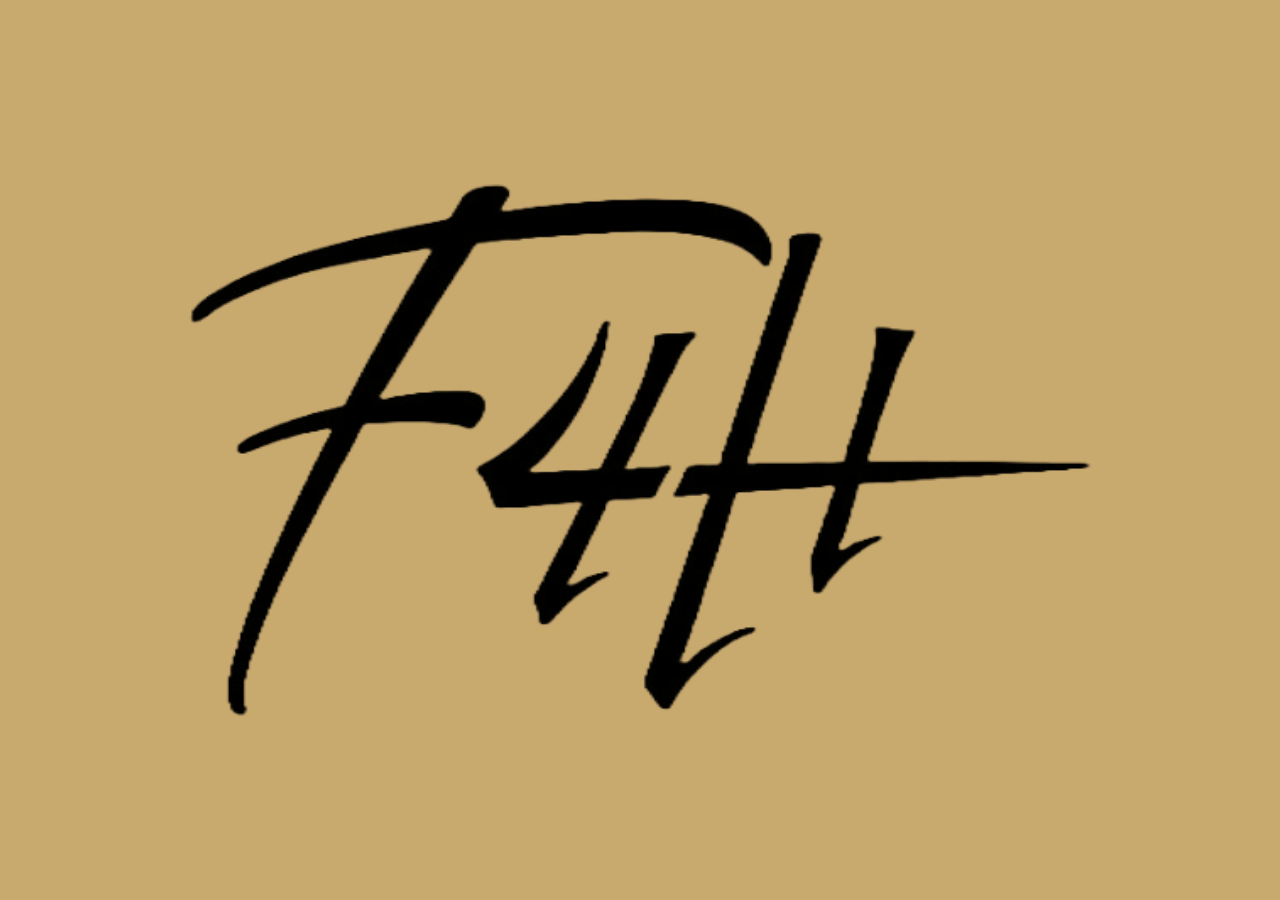
<file: icons/fuente.html>
<!doctype html>
<!-- Plantilla para generar los íconos de la PWA (ver Task 6 del plan mobile etapa 1).
     ?m=1 → versión maskable: el logo ocupa menos para quedar dentro de la zona segura (80%). -->
<html><head><meta charset="utf-8"><style>
html,body{margin:0;width:100vw;height:100vh;background:#c8a96e;display:flex;align-items:center;justify-content:center;overflow:hidden}
img{width:74vw;height:auto;filter:brightness(0)}
body.m img{width:56vw}
</style></head>
<body><img src="../logo-v2-trim.png" alt="">
<script>if(location.search.includes('m=1'))document.body.className='m';</script>
</body></html>
</file>
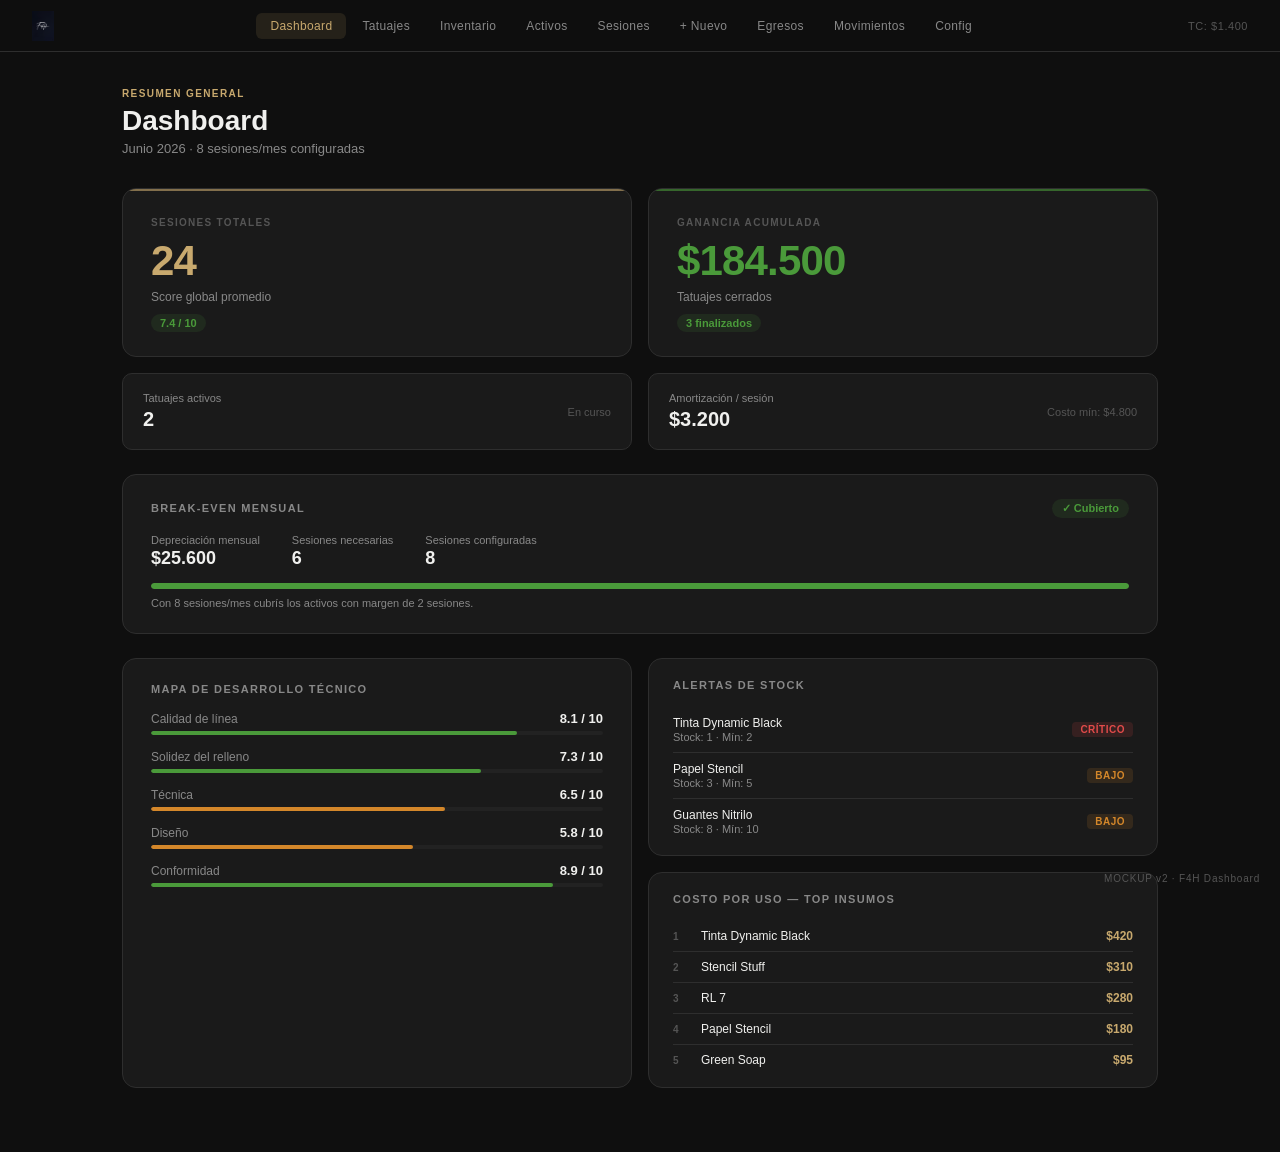
<file: mockups/dashboard-v1.html>
<!DOCTYPE html>
<html lang="es">
<head>
  <meta charset="UTF-8">
  <meta name="viewport" content="width=device-width, initial-scale=1.0">
  <title>F4H — Dashboard Mockup v2</title>
  <style>
    *, *::before, *::after { box-sizing: border-box; margin: 0; padding: 0; }

    :root {
      --bg:          #0f0f0f;
      --bg-card:     #1a1a1a;
      --bg-elevated: #222222;
      --border:      #2e2e2e;
      --text:        #f0f0ee;
      --text-2:      #888888;
      --text-3:      #555555;
      --accent:      #c8a96e;
      --accent-dim:  rgba(200,169,110,0.12);
      --red:         #e24b4a;
      --amber:       #d4872a;
      --green:       #4a9a3a;
    }

    body {
      background: var(--bg);
      color: var(--text);
      font-family: -apple-system, BlinkMacSystemFont, 'Segoe UI', sans-serif;
      min-height: 100vh;
      padding: 0;
    }

    /* ── NAV ── */
    .nav {
      display: flex;
      align-items: center;
      justify-content: space-between;
      padding: 0 32px;
      height: 52px;
      border-bottom: 1px solid var(--border);
      position: sticky;
      top: 0;
      background: rgba(15,15,15,0.92);
      backdrop-filter: blur(8px);
      z-index: 10;
    }
    .nav-logo {
      height: 30px;
      width: auto;
      filter: invert(1) brightness(1.05);
      opacity: 0.92;
      display: block;
    }
    .nav-tabs {
      display: flex;
      gap: 2px;
    }
    .nav-tab {
      padding: 6px 14px;
      font-size: 12px;
      font-weight: 500;
      color: var(--text-2);
      border-radius: 6px;
      cursor: pointer;
      letter-spacing: 0.03em;
      transition: all 0.15s;
    }
    .nav-tab:hover { color: var(--text); background: var(--bg-elevated); }
    .nav-tab.active {
      color: var(--accent);
      background: var(--accent-dim);
    }
    .nav-right {
      font-size: 11px;
      color: var(--text-3);
      letter-spacing: 0.05em;
    }

    /* ── LAYOUT ── */
    .page {
      max-width: 1100px;
      margin: 0 auto;
      padding: 36px 32px 64px;
    }

    /* ── PAGE HEADER ── */
    .page-header {
      margin-bottom: 32px;
    }
    .page-label {
      font-size: 10px;
      font-weight: 600;
      letter-spacing: 0.14em;
      color: var(--accent);
      text-transform: uppercase;
      margin-bottom: 6px;
    }
    .page-title {
      font-size: 28px;
      font-weight: 700;
      color: var(--text);
      line-height: 1.15;
    }
    .page-subtitle {
      margin-top: 4px;
      font-size: 13px;
      color: var(--text-2);
    }

    /* ── HERO METRICS ── */
    .hero-metrics {
      display: grid;
      grid-template-columns: 1fr 1fr;
      gap: 16px;
      margin-bottom: 16px;
    }
    .metric-hero {
      background: var(--bg-card);
      border: 1px solid var(--border);
      border-radius: 14px;
      padding: 28px 28px 24px;
      position: relative;
      overflow: hidden;
    }
    .metric-hero::before {
      content: '';
      position: absolute;
      top: 0; left: 0; right: 0;
      height: 2px;
      background: var(--accent);
      opacity: 0.6;
    }
    .metric-hero.positive::before { background: var(--green); }
    .metric-hero.negative::before { background: var(--red); }

    .metric-eyebrow {
      font-size: 10px;
      font-weight: 600;
      letter-spacing: 0.13em;
      color: var(--text-3);
      text-transform: uppercase;
      margin-bottom: 12px;
    }
    .metric-value {
      font-size: 42px;
      font-weight: 800;
      color: var(--text);
      line-height: 1;
      letter-spacing: -0.02em;
    }
    .metric-value.accent { color: var(--accent); }
    .metric-value.positive { color: var(--green); }
    .metric-value.negative { color: var(--red); }
    .metric-sub {
      margin-top: 8px;
      font-size: 12px;
      color: var(--text-2);
    }
    .metric-badge {
      display: inline-flex;
      align-items: center;
      gap: 4px;
      margin-top: 10px;
      padding: 3px 9px;
      border-radius: 20px;
      font-size: 11px;
      font-weight: 600;
      background: rgba(74,154,58,0.12);
      color: var(--green);
    }
    .metric-badge.warn {
      background: rgba(212,135,42,0.12);
      color: var(--amber);
    }

    /* ── MINI METRICS ── */
    .mini-metrics {
      display: grid;
      grid-template-columns: 1fr 1fr;
      gap: 16px;
      margin-bottom: 24px;
    }
    .metric-mini {
      background: var(--bg-card);
      border: 1px solid var(--border);
      border-radius: 10px;
      padding: 18px 20px;
      display: flex;
      align-items: center;
      justify-content: space-between;
    }
    .metric-mini-left .label {
      font-size: 11px;
      color: var(--text-2);
      margin-bottom: 4px;
    }
    .metric-mini-left .value {
      font-size: 20px;
      font-weight: 700;
      color: var(--text);
    }
    .metric-mini-right {
      font-size: 11px;
      color: var(--text-3);
      text-align: right;
    }

    /* ── BREAKEVEN ── */
    .breakeven-card {
      background: var(--bg-card);
      border: 1px solid var(--border);
      border-radius: 14px;
      padding: 24px 28px;
      margin-bottom: 24px;
    }
    .card-header {
      display: flex;
      align-items: baseline;
      justify-content: space-between;
      margin-bottom: 16px;
    }
    .card-title {
      font-size: 11px;
      font-weight: 600;
      letter-spacing: 0.12em;
      text-transform: uppercase;
      color: var(--text-2);
    }
    .card-status {
      font-size: 11px;
      font-weight: 600;
      padding: 3px 10px;
      border-radius: 20px;
    }
    .card-status.ok  { background: rgba(74,154,58,0.12); color: var(--green); }
    .card-status.warn { background: rgba(212,135,42,0.14); color: var(--amber); }

    .be-numbers {
      display: flex;
      gap: 32px;
      margin-bottom: 14px;
    }
    .be-num-item .be-label {
      font-size: 11px;
      color: var(--text-2);
      margin-bottom: 2px;
    }
    .be-num-item .be-val {
      font-size: 18px;
      font-weight: 700;
      color: var(--text);
    }

    .be-track {
      height: 6px;
      background: var(--bg-elevated);
      border-radius: 99px;
      overflow: hidden;
      margin-bottom: 8px;
    }
    .be-fill {
      height: 100%;
      border-radius: 99px;
      transition: width 0.4s;
    }
    .be-fill.ok   { background: var(--green); }
    .be-fill.warn { background: var(--amber); }

    .be-hint {
      font-size: 11px;
      color: var(--text-2);
    }

    /* ── BOTTOM GRID ── */
    .bottom-grid {
      display: grid;
      grid-template-columns: 1fr 1fr;
      gap: 16px;
    }

    /* ── MAPA TÉCNICO ── */
    .mapa-card {
      background: var(--bg-card);
      border: 1px solid var(--border);
      border-radius: 14px;
      padding: 24px 28px;
    }
    .dim-row {
      margin-bottom: 14px;
    }
    .dim-row:last-child { margin-bottom: 0; }
    .dim-top {
      display: flex;
      justify-content: space-between;
      align-items: baseline;
      margin-bottom: 5px;
    }
    .dim-name {
      font-size: 12px;
      color: var(--text-2);
    }
    .dim-score {
      font-size: 13px;
      font-weight: 700;
      color: var(--text);
    }
    .dim-track {
      height: 4px;
      background: var(--bg-elevated);
      border-radius: 99px;
      overflow: hidden;
    }
    .dim-fill {
      height: 100%;
      border-radius: 99px;
    }
    .dim-fill.green { background: var(--green); }
    .dim-fill.amber { background: var(--amber); }
    .dim-fill.red   { background: var(--red); }

    /* ── RIGHT COLUMN ── */
    .right-col {
      display: flex;
      flex-direction: column;
      gap: 16px;
    }

    /* ── ALERTS ── */
    .alerts-card {
      background: var(--bg-card);
      border: 1px solid var(--border);
      border-radius: 14px;
      padding: 20px 24px;
      flex: 1;
    }
    .alert-row {
      display: flex;
      align-items: center;
      justify-content: space-between;
      padding: 9px 0;
      border-bottom: 1px solid var(--border);
      font-size: 12px;
    }
    .alert-row:last-child { border-bottom: none; padding-bottom: 0; }
    .alert-row:first-child { padding-top: 0; }
    .alert-name { color: var(--text); font-weight: 500; }
    .alert-detail { color: var(--text-2); font-size: 11px; margin-top: 1px; }
    .badge {
      font-size: 10px;
      font-weight: 700;
      padding: 2px 8px;
      border-radius: 4px;
      letter-spacing: 0.05em;
      text-transform: uppercase;
    }
    .badge.red    { background: rgba(226,75,74,0.14); color: var(--red); }
    .badge.amber  { background: rgba(212,135,42,0.14); color: var(--amber); }

    /* ── CXU TABLE ── */
    .cxu-card {
      background: var(--bg-card);
      border: 1px solid var(--border);
      border-radius: 14px;
      padding: 20px 24px;
    }
    .cxu-row {
      display: flex;
      align-items: center;
      justify-content: space-between;
      padding: 8px 0;
      border-bottom: 1px solid var(--border);
      font-size: 12px;
    }
    .cxu-row:last-child { border-bottom: none; padding-bottom: 0; }
    .cxu-row:first-child { padding-top: 0; }
    .cxu-rank {
      width: 18px;
      font-size: 10px;
      font-weight: 700;
      color: var(--text-3);
      margin-right: 10px;
      flex-shrink: 0;
    }
    .cxu-name { color: var(--text); flex: 1; }
    .cxu-val  { color: var(--accent); font-weight: 700; font-size: 12px; }

    /* ── EMPTY ── */
    .empty-note {
      font-size: 11px;
      color: var(--text-3);
      padding: 8px 0;
    }

    /* ── MOCKUP LABEL ── */
    .mockup-label {
      position: fixed;
      bottom: 16px;
      right: 20px;
      font-size: 10px;
      color: var(--text-3);
      letter-spacing: 0.08em;
    }
  </style>
</head>
<body>

  <!-- NAV -->
  <nav class="nav">
    <img src="../Logo.png" alt="F4H" class="nav-logo">
    <div class="nav-tabs">
      <span class="nav-tab active">Dashboard</span>
      <span class="nav-tab">Tatuajes</span>
      <span class="nav-tab">Inventario</span>
      <span class="nav-tab">Activos</span>
      <span class="nav-tab">Sesiones</span>
      <span class="nav-tab">+ Nuevo</span>
      <span class="nav-tab">Egresos</span>
      <span class="nav-tab">Movimientos</span>
      <span class="nav-tab">Config</span>
    </div>
    <span class="nav-right">TC: $1.400</span>
  </nav>

  <!-- PAGE -->
  <div class="page">

    <!-- HEADER -->
    <div class="page-header">
      <div class="page-label">Resumen general</div>
      <div class="page-title">Dashboard</div>
      <div class="page-subtitle">Junio 2026 · 8 sesiones/mes configuradas</div>
    </div>

    <!-- HERO METRICS -->
    <div class="hero-metrics">
      <div class="metric-hero">
        <div class="metric-eyebrow">Sesiones totales</div>
        <div class="metric-value accent">24</div>
        <div class="metric-sub">Score global promedio</div>
        <div class="metric-badge">7.4 / 10</div>
      </div>
      <div class="metric-hero positive">
        <div class="metric-eyebrow">Ganancia acumulada</div>
        <div class="metric-value positive">$184.500</div>
        <div class="metric-sub">Tatuajes cerrados</div>
        <div class="metric-badge">3 finalizados</div>
      </div>
    </div>

    <!-- MINI METRICS -->
    <div class="mini-metrics">
      <div class="metric-mini">
        <div class="metric-mini-left">
          <div class="label">Tatuajes activos</div>
          <div class="value">2</div>
        </div>
        <div class="metric-mini-right">En curso</div>
      </div>
      <div class="metric-mini">
        <div class="metric-mini-left">
          <div class="label">Amortización / sesión</div>
          <div class="value">$3.200</div>
        </div>
        <div class="metric-mini-right">Costo mín: $4.800</div>
      </div>
    </div>

    <!-- BREAK-EVEN -->
    <div class="breakeven-card">
      <div class="card-header">
        <span class="card-title">Break-even mensual</span>
        <span class="card-status ok">✓ Cubierto</span>
      </div>
      <div class="be-numbers">
        <div class="be-num-item">
          <div class="be-label">Depreciación mensual</div>
          <div class="be-val">$25.600</div>
        </div>
        <div class="be-num-item">
          <div class="be-label">Sesiones necesarias</div>
          <div class="be-val">6</div>
        </div>
        <div class="be-num-item">
          <div class="be-label">Sesiones configuradas</div>
          <div class="be-val">8</div>
        </div>
      </div>
      <div class="be-track">
        <div class="be-fill ok" style="width: 100%"></div>
      </div>
      <div class="be-hint">Con 8 sesiones/mes cubrís los activos con margen de 2 sesiones.</div>
    </div>

    <!-- BOTTOM GRID -->
    <div class="bottom-grid">

      <!-- MAPA TÉCNICO -->
      <div class="mapa-card">
        <div class="card-header">
          <span class="card-title">Mapa de desarrollo técnico</span>
        </div>

        <div class="dim-row">
          <div class="dim-top">
            <span class="dim-name">Calidad de línea</span>
            <span class="dim-score">8.1 / 10</span>
          </div>
          <div class="dim-track"><div class="dim-fill green" style="width:81%"></div></div>
        </div>

        <div class="dim-row">
          <div class="dim-top">
            <span class="dim-name">Solidez del relleno</span>
            <span class="dim-score">7.3 / 10</span>
          </div>
          <div class="dim-track"><div class="dim-fill green" style="width:73%"></div></div>
        </div>

        <div class="dim-row">
          <div class="dim-top">
            <span class="dim-name">Técnica</span>
            <span class="dim-score">6.5 / 10</span>
          </div>
          <div class="dim-track"><div class="dim-fill amber" style="width:65%"></div></div>
        </div>

        <div class="dim-row">
          <div class="dim-top">
            <span class="dim-name">Diseño</span>
            <span class="dim-score">5.8 / 10</span>
          </div>
          <div class="dim-track"><div class="dim-fill amber" style="width:58%"></div></div>
        </div>

        <div class="dim-row">
          <div class="dim-top">
            <span class="dim-name">Conformidad</span>
            <span class="dim-score">8.9 / 10</span>
          </div>
          <div class="dim-track"><div class="dim-fill green" style="width:89%"></div></div>
        </div>
      </div>

      <!-- RIGHT COLUMN -->
      <div class="right-col">

        <!-- ALERTAS -->
        <div class="alerts-card">
          <div class="card-header">
            <span class="card-title">Alertas de stock</span>
          </div>
          <div class="alert-row">
            <div>
              <div class="alert-name">Tinta Dynamic Black</div>
              <div class="alert-detail">Stock: 1 · Mín: 2</div>
            </div>
            <span class="badge red">Crítico</span>
          </div>
          <div class="alert-row">
            <div>
              <div class="alert-name">Papel Stencil</div>
              <div class="alert-detail">Stock: 3 · Mín: 5</div>
            </div>
            <span class="badge amber">Bajo</span>
          </div>
          <div class="alert-row">
            <div>
              <div class="alert-name">Guantes Nitrilo</div>
              <div class="alert-detail">Stock: 8 · Mín: 10</div>
            </div>
            <span class="badge amber">Bajo</span>
          </div>
        </div>

        <!-- COSTO POR USO -->
        <div class="cxu-card">
          <div class="card-header">
            <span class="card-title">Costo por uso — top insumos</span>
          </div>
          <div class="cxu-row">
            <span class="cxu-rank">1</span>
            <span class="cxu-name">Tinta Dynamic Black</span>
            <span class="cxu-val">$420</span>
          </div>
          <div class="cxu-row">
            <span class="cxu-rank">2</span>
            <span class="cxu-name">Stencil Stuff</span>
            <span class="cxu-val">$310</span>
          </div>
          <div class="cxu-row">
            <span class="cxu-rank">3</span>
            <span class="cxu-name">RL 7</span>
            <span class="cxu-val">$280</span>
          </div>
          <div class="cxu-row">
            <span class="cxu-rank">4</span>
            <span class="cxu-name">Papel Stencil</span>
            <span class="cxu-val">$180</span>
          </div>
          <div class="cxu-row">
            <span class="cxu-rank">5</span>
            <span class="cxu-name">Green Soap</span>
            <span class="cxu-val">$95</span>
          </div>
        </div>

      </div>
    </div>
  </div>

  <div class="mockup-label">MOCKUP v2 · F4H Dashboard</div>

</body>
</html>
</file>
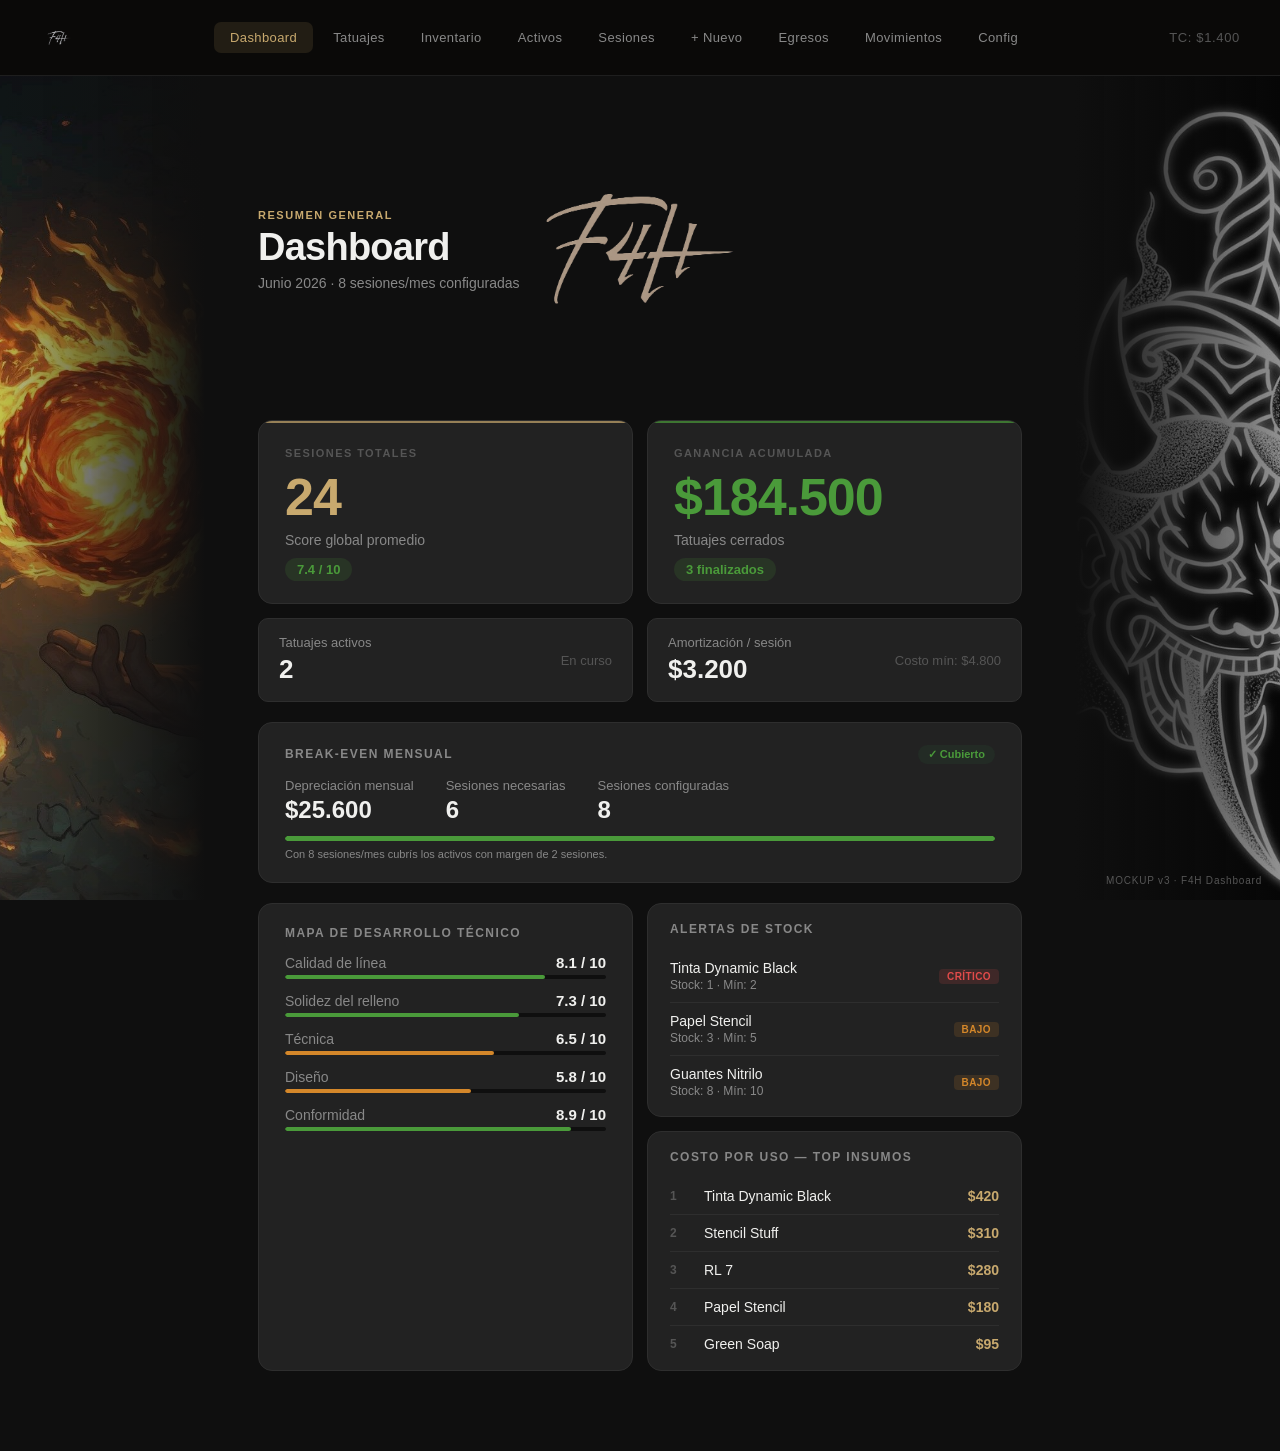
<file: mockups/dashboard-v3.html>
<!DOCTYPE html>
<html lang="es">
<head>
  <meta charset="UTF-8">
  <meta name="viewport" content="width=device-width, initial-scale=1.0">
  <title>F4H — Dashboard Mockup v3</title>
  <style>
    *, *::before, *::after { box-sizing: border-box; margin: 0; padding: 0; }

    :root {
      --bg:          #0f0f0f;
      --bg-card:     #1a1a1a;
      --bg-elevated: #222222;
      --border:      #2e2e2e;
      --text:        #f0f0ee;
      --text-2:      #888888;
      --text-3:      #555555;
      --accent:      #c8a96e;
      --accent-dim:  rgba(200,169,110,0.12);
      --red:         #e24b4a;
      --amber:       #d4872a;
      --green:       #4a9a3a;
      --nav-bg:      #0a0908;
      --nav-border:  #1e1e1e;
    }

    body {
      background: var(--bg);
      color: var(--text);
      font-family: -apple-system, BlinkMacSystemFont, 'Segoe UI', sans-serif;
      min-height: 100vh;
    }

    /* ── NAV ── */
    .nav {
      display: flex;
      align-items: center;
      justify-content: space-between;
      padding: 0 40px;
      height: 76px;
      border-bottom: 1px solid var(--nav-border);
      position: sticky;
      top: 0;
      background: var(--nav-bg);
      backdrop-filter: blur(8px);
      z-index: 10;
    }
    .nav-logo {
      height: 52px;
      width: auto;
      filter: invert(1);
      opacity: 0.9;
    }
    .nav-tabs {
      display: flex;
      gap: 4px;
    }
    .nav-tab {
      padding: 8px 16px;
      font-size: 13px;
      font-weight: 500;
      color: #888;
      border-radius: 7px;
      cursor: pointer;
      letter-spacing: 0.03em;
    }
    .nav-tab:hover { color: #f0f0ee; background: #222; }
    .nav-tab.active {
      color: var(--accent);
      background: rgba(200,169,110,0.12);
    }
    .nav-right {
      font-size: 13px;
      color: #555;
      letter-spacing: 0.05em;
    }

    /* ── OUTER FRAME ── */
    .outer {
      padding: 0 210px;
    }

    /* ── SIDE PANELS: fixed, altura completa ── */
    .side {
      position: fixed;
      top: 76px;
      bottom: 0;
      width: 205px;
      overflow: hidden;
      pointer-events: none;
    }
    .side-left  { left: 0; }
    .side-right { right: 0; }

    .side img {
      width: 100%;
      height: 100%;
      object-fit: cover;
      display: block;
    }

    /* Difuminado fuerte hacia el centro (look que te gustaba) */
    .side::after {
      content: '';
      position: absolute;
      inset: 0;
      pointer-events: none;
    }
    .side-left::after {
      background: linear-gradient(to right, rgba(15,15,15,0) 0%, rgba(15,15,15,1) 100%);
    }
    .side-right::after {
      background: linear-gradient(to left, rgba(15,15,15,0) 0%, rgba(15,15,15,1) 100%);
    }

    .side-right img { filter: invert(1); opacity: 0.55; }
    .side-left  img { opacity: 0.75; }

    /* ── PAGE ── */
    .page {
      padding: 44px 48px 80px;
      min-width: 0;
      max-width: 1280px;
      margin: 0 auto;
      width: 100%;
    }

    /* ── PAGE HEADER ── */
    .page-header {
      position: relative;
      display: flex;
      align-items: center;
      justify-content: space-between;
      margin-bottom: 40px;
      min-height: 260px;
    }
    .page-header-left .page-label {
      font-size: 11px;
      font-weight: 700;
      letter-spacing: 0.14em;
      color: var(--accent);
      text-transform: uppercase;
      margin-bottom: 6px;
    }
    .page-header-left .page-title {
      font-size: 38px;
      font-weight: 800;
      color: var(--text);
      line-height: 1.1;
      letter-spacing: -0.02em;
    }
    .page-header-left .page-subtitle {
      margin-top: 6px;
      font-size: 14px;
      color: var(--text-2);
    }
    /* Logo centrado absoluto en el header */
    .logo-signature-center {
      position: absolute;
      left: 50%;
      top: 50%;
      transform: translate(-50%, -50%);
      height: 420px;
      width: auto;
      filter: invert(1) sepia(0.4) saturate(1.8) hue-rotate(350deg) brightness(0.9);
      opacity: 0.75;
      pointer-events: none;
    }

    /* ── HERO METRICS ── */
    .hero-metrics {
      display: grid;
      grid-template-columns: 1fr 1fr;
      gap: 14px;
      margin-bottom: 14px;
    }
    .metric-hero {
      background: var(--bg-elevated);
      border: 1px solid var(--border);
      border-radius: 14px;
      padding: 26px 26px 22px;
      position: relative;
      overflow: hidden;
    }
    .metric-hero::before {
      content: '';
      position: absolute;
      top: 0; left: 0; right: 0;
      height: 2px;
      background: var(--accent);
      opacity: 0.7;
    }
    .metric-hero.positive::before { background: var(--green); }
    .metric-hero.negative::before { background: var(--red); }

    .metric-eyebrow {
      font-size: 11px;
      font-weight: 700;
      letter-spacing: 0.13em;
      color: var(--text-3);
      text-transform: uppercase;
      margin-bottom: 12px;
    }
    .metric-value {
      font-size: 52px;
      font-weight: 800;
      color: var(--text);
      line-height: 1;
      letter-spacing: -0.02em;
    }
    .metric-value.accent   { color: var(--accent); }
    .metric-value.positive { color: var(--green); }
    .metric-value.negative { color: var(--red); }
    .metric-sub {
      margin-top: 9px;
      font-size: 14px;
      color: var(--text-2);
    }
    .metric-badge {
      display: inline-flex;
      align-items: center;
      gap: 4px;
      margin-top: 10px;
      padding: 4px 12px;
      border-radius: 20px;
      font-size: 13px;
      font-weight: 600;
    }
    .metric-badge.ok   { background: rgba(74,154,58,0.15); color: var(--green); }
    .metric-badge.warn { background: rgba(212,135,42,0.15); color: var(--amber); }

    /* ── MINI METRICS ── */
    .mini-metrics {
      display: grid;
      grid-template-columns: 1fr 1fr;
      gap: 14px;
      margin-bottom: 20px;
    }
    .metric-mini {
      background: var(--bg-elevated);
      border: 1px solid var(--border);
      border-radius: 10px;
      padding: 16px 20px;
      display: flex;
      align-items: center;
      justify-content: space-between;
    }
    .metric-mini .label {
      font-size: 13px;
      color: var(--text-2);
      margin-bottom: 4px;
    }
    .metric-mini .value {
      font-size: 26px;
      font-weight: 700;
      color: var(--text);
    }
    .metric-mini .detail {
      font-size: 13px;
      color: var(--text-3);
      text-align: right;
    }

    /* ── BREAK-EVEN ── */
    .breakeven-card {
      background: var(--bg-elevated);
      border: 1px solid var(--border);
      border-radius: 14px;
      padding: 22px 26px;
      margin-bottom: 20px;
    }
    .card-header {
      display: flex;
      align-items: baseline;
      justify-content: space-between;
      margin-bottom: 14px;
    }
    .card-title {
      font-size: 12px;
      font-weight: 700;
      letter-spacing: 0.12em;
      text-transform: uppercase;
      color: var(--text-2);
    }
    .card-status {
      font-size: 11px;
      font-weight: 600;
      padding: 3px 10px;
      border-radius: 20px;
    }
    .card-status.ok   { background: rgba(45,122,58,0.1);  color: var(--green); }
    .card-status.warn { background: rgba(184,115,10,0.1); color: var(--amber); }

    .be-numbers {
      display: flex;
      gap: 32px;
      margin-bottom: 12px;
    }
    .be-num-item .be-label { font-size: 13px; color: var(--text-2); margin-bottom: 3px; }
    .be-num-item .be-val   { font-size: 24px; font-weight: 700; color: var(--text); }

    .be-track {
      height: 5px;
      background: var(--bg);
      border-radius: 99px;
      overflow: hidden;
      margin-bottom: 7px;
    }
    .be-fill { height: 100%; border-radius: 99px; }
    .be-fill.ok   { background: var(--green); }
    .be-fill.warn { background: var(--amber); }

    .be-hint { font-size: 11px; color: var(--text-2); }

    /* ── BOTTOM GRID ── */
    .bottom-grid {
      display: grid;
      grid-template-columns: 1fr 1fr;
      gap: 14px;
    }

    /* ── MAPA TÉCNICO ── */
    .mapa-card {
      background: var(--bg-elevated);
      border: 1px solid var(--border);
      border-radius: 14px;
      padding: 22px 26px;
    }
    .dim-row { margin-bottom: 13px; }
    .dim-row:last-child { margin-bottom: 0; }
    .dim-top {
      display: flex;
      justify-content: space-between;
      align-items: baseline;
      margin-bottom: 4px;
    }
    .dim-name  { font-size: 14px; color: var(--text-2); }
    .dim-score { font-size: 15px; font-weight: 700; color: var(--text); }
    .dim-track {
      height: 4px;
      background: var(--bg);
      border-radius: 99px;
      overflow: hidden;
    }
    .dim-fill { height: 100%; border-radius: 99px; }
    .dim-fill.green { background: var(--green); }
    .dim-fill.amber { background: var(--amber); }
    .dim-fill.red   { background: var(--red); }

    /* ── RIGHT COL ── */
    .right-col { display: flex; flex-direction: column; gap: 14px; }

    .alerts-card, .cxu-card {
      background: var(--bg-elevated);
      border: 1px solid var(--border);
      border-radius: 14px;
      padding: 18px 22px;
      flex: 1;
    }

    .alert-row, .cxu-row {
      display: flex;
      align-items: center;
      justify-content: space-between;
      padding: 10px 0;
      border-bottom: 1px solid var(--border);
      font-size: 14px;
    }
    .alert-row:last-child, .cxu-row:last-child { border-bottom: none; padding-bottom: 0; }
    .alert-row:first-child, .cxu-row:first-child { padding-top: 0; }

    .alert-name { color: var(--text); font-weight: 500; }
    .alert-detail { color: var(--text-2); font-size: 12px; margin-top: 2px; }

    .badge {
      font-size: 10px;
      font-weight: 700;
      padding: 2px 8px;
      border-radius: 4px;
      letter-spacing: 0.04em;
      text-transform: uppercase;
    }
    .badge.red   { background: rgba(226,75,74,0.15);  color: var(--red); }
    .badge.amber { background: rgba(212,135,42,0.15); color: var(--amber); }

    .cxu-rank { width: 22px; font-size: 12px; font-weight: 700; color: var(--text-3); margin-right: 12px; flex-shrink: 0; }
    .cxu-name { color: var(--text); flex: 1; }
    .cxu-val  { color: var(--accent); font-weight: 700; font-size: 14px; }

    /* ── MOCKUP LABEL ── */
    .mockup-label {
      position: fixed;
      bottom: 14px;
      right: 18px;
      font-size: 10px;
      color: var(--text-3);
      letter-spacing: 0.08em;
    }
  </style>
</head>
<body>

  <!-- NAV -->
  <nav class="nav">
    <img src="../logo-v2.png" alt="F4H" class="nav-logo">
    <div class="nav-tabs">
      <span class="nav-tab active">Dashboard</span>
      <span class="nav-tab">Tatuajes</span>
      <span class="nav-tab">Inventario</span>
      <span class="nav-tab">Activos</span>
      <span class="nav-tab">Sesiones</span>
      <span class="nav-tab">+ Nuevo</span>
      <span class="nav-tab">Egresos</span>
      <span class="nav-tab">Movimientos</span>
      <span class="nav-tab">Config</span>
    </div>
    <span class="nav-right">TC: $1.400</span>
  </nav>

  <!-- OUTER LAYOUT -->
  <div class="outer">

    <!-- SIDE LEFT: fuego -->
    <div class="side side-left">
      <img src="assets/fuego.jpg" alt="">
    </div>

    <!-- MAIN CONTENT -->
    <div class="page">

      <!-- HEADER -->
      <div class="page-header">
        <div class="page-header-left">
          <div class="page-label">Resumen general</div>
          <div class="page-title">Dashboard</div>
          <div class="page-subtitle">Junio 2026 · 8 sesiones/mes configuradas</div>
        </div>
        <img src="../logo-v2.png" alt="F4H" class="logo-signature-center">
      </div>

      <!-- HERO METRICS -->
      <div class="hero-metrics">
        <div class="metric-hero">
          <div class="metric-eyebrow">Sesiones totales</div>
          <div class="metric-value accent">24</div>
          <div class="metric-sub">Score global promedio</div>
          <div class="metric-badge ok">7.4 / 10</div>
        </div>
        <div class="metric-hero positive">
          <div class="metric-eyebrow">Ganancia acumulada</div>
          <div class="metric-value positive">$184.500</div>
          <div class="metric-sub">Tatuajes cerrados</div>
          <div class="metric-badge ok">3 finalizados</div>
        </div>
      </div>

      <!-- MINI METRICS -->
      <div class="mini-metrics">
        <div class="metric-mini">
          <div>
            <div class="label">Tatuajes activos</div>
            <div class="value">2</div>
          </div>
          <div class="detail">En curso</div>
        </div>
        <div class="metric-mini">
          <div>
            <div class="label">Amortización / sesión</div>
            <div class="value">$3.200</div>
          </div>
          <div class="detail">Costo mín: $4.800</div>
        </div>
      </div>

      <!-- BREAK-EVEN -->
      <div class="breakeven-card">
        <div class="card-header">
          <span class="card-title">Break-even mensual</span>
          <span class="card-status ok">✓ Cubierto</span>
        </div>
        <div class="be-numbers">
          <div class="be-num-item">
            <div class="be-label">Depreciación mensual</div>
            <div class="be-val">$25.600</div>
          </div>
          <div class="be-num-item">
            <div class="be-label">Sesiones necesarias</div>
            <div class="be-val">6</div>
          </div>
          <div class="be-num-item">
            <div class="be-label">Sesiones configuradas</div>
            <div class="be-val">8</div>
          </div>
        </div>
        <div class="be-track">
          <div class="be-fill ok" style="width:100%"></div>
        </div>
        <div class="be-hint">Con 8 sesiones/mes cubrís los activos con margen de 2 sesiones.</div>
      </div>

      <!-- BOTTOM GRID -->
      <div class="bottom-grid">

        <!-- MAPA TÉCNICO -->
        <div class="mapa-card">
          <div class="card-header">
            <span class="card-title">Mapa de desarrollo técnico</span>
          </div>
          <div class="dim-row">
            <div class="dim-top"><span class="dim-name">Calidad de línea</span><span class="dim-score">8.1 / 10</span></div>
            <div class="dim-track"><div class="dim-fill green" style="width:81%"></div></div>
          </div>
          <div class="dim-row">
            <div class="dim-top"><span class="dim-name">Solidez del relleno</span><span class="dim-score">7.3 / 10</span></div>
            <div class="dim-track"><div class="dim-fill green" style="width:73%"></div></div>
          </div>
          <div class="dim-row">
            <div class="dim-top"><span class="dim-name">Técnica</span><span class="dim-score">6.5 / 10</span></div>
            <div class="dim-track"><div class="dim-fill amber" style="width:65%"></div></div>
          </div>
          <div class="dim-row">
            <div class="dim-top"><span class="dim-name">Diseño</span><span class="dim-score">5.8 / 10</span></div>
            <div class="dim-track"><div class="dim-fill amber" style="width:58%"></div></div>
          </div>
          <div class="dim-row">
            <div class="dim-top"><span class="dim-name">Conformidad</span><span class="dim-score">8.9 / 10</span></div>
            <div class="dim-track"><div class="dim-fill green" style="width:89%"></div></div>
          </div>
        </div>

        <!-- RIGHT COL -->
        <div class="right-col">
          <div class="alerts-card">
            <div class="card-header">
              <span class="card-title">Alertas de stock</span>
            </div>
            <div class="alert-row">
              <div><div class="alert-name">Tinta Dynamic Black</div><div class="alert-detail">Stock: 1 · Mín: 2</div></div>
              <span class="badge red">Crítico</span>
            </div>
            <div class="alert-row">
              <div><div class="alert-name">Papel Stencil</div><div class="alert-detail">Stock: 3 · Mín: 5</div></div>
              <span class="badge amber">Bajo</span>
            </div>
            <div class="alert-row">
              <div><div class="alert-name">Guantes Nitrilo</div><div class="alert-detail">Stock: 8 · Mín: 10</div></div>
              <span class="badge amber">Bajo</span>
            </div>
          </div>
          <div class="cxu-card">
            <div class="card-header">
              <span class="card-title">Costo por uso — top insumos</span>
            </div>
            <div class="cxu-row"><span class="cxu-rank">1</span><span class="cxu-name">Tinta Dynamic Black</span><span class="cxu-val">$420</span></div>
            <div class="cxu-row"><span class="cxu-rank">2</span><span class="cxu-name">Stencil Stuff</span><span class="cxu-val">$310</span></div>
            <div class="cxu-row"><span class="cxu-rank">3</span><span class="cxu-name">RL 7</span><span class="cxu-val">$280</span></div>
            <div class="cxu-row"><span class="cxu-rank">4</span><span class="cxu-name">Papel Stencil</span><span class="cxu-val">$180</span></div>
            <div class="cxu-row"><span class="cxu-rank">5</span><span class="cxu-name">Green Soap</span><span class="cxu-val">$95</span></div>
          </div>
        </div>

      </div>
    </div>

    <!-- SIDE RIGHT: hannya -->
    <div class="side side-right">
      <img src="assets/hannya.jpg" alt="">
    </div>

  </div>

  <div class="mockup-label">MOCKUP v3 · F4H Dashboard</div>

</body>
</html>
</file>
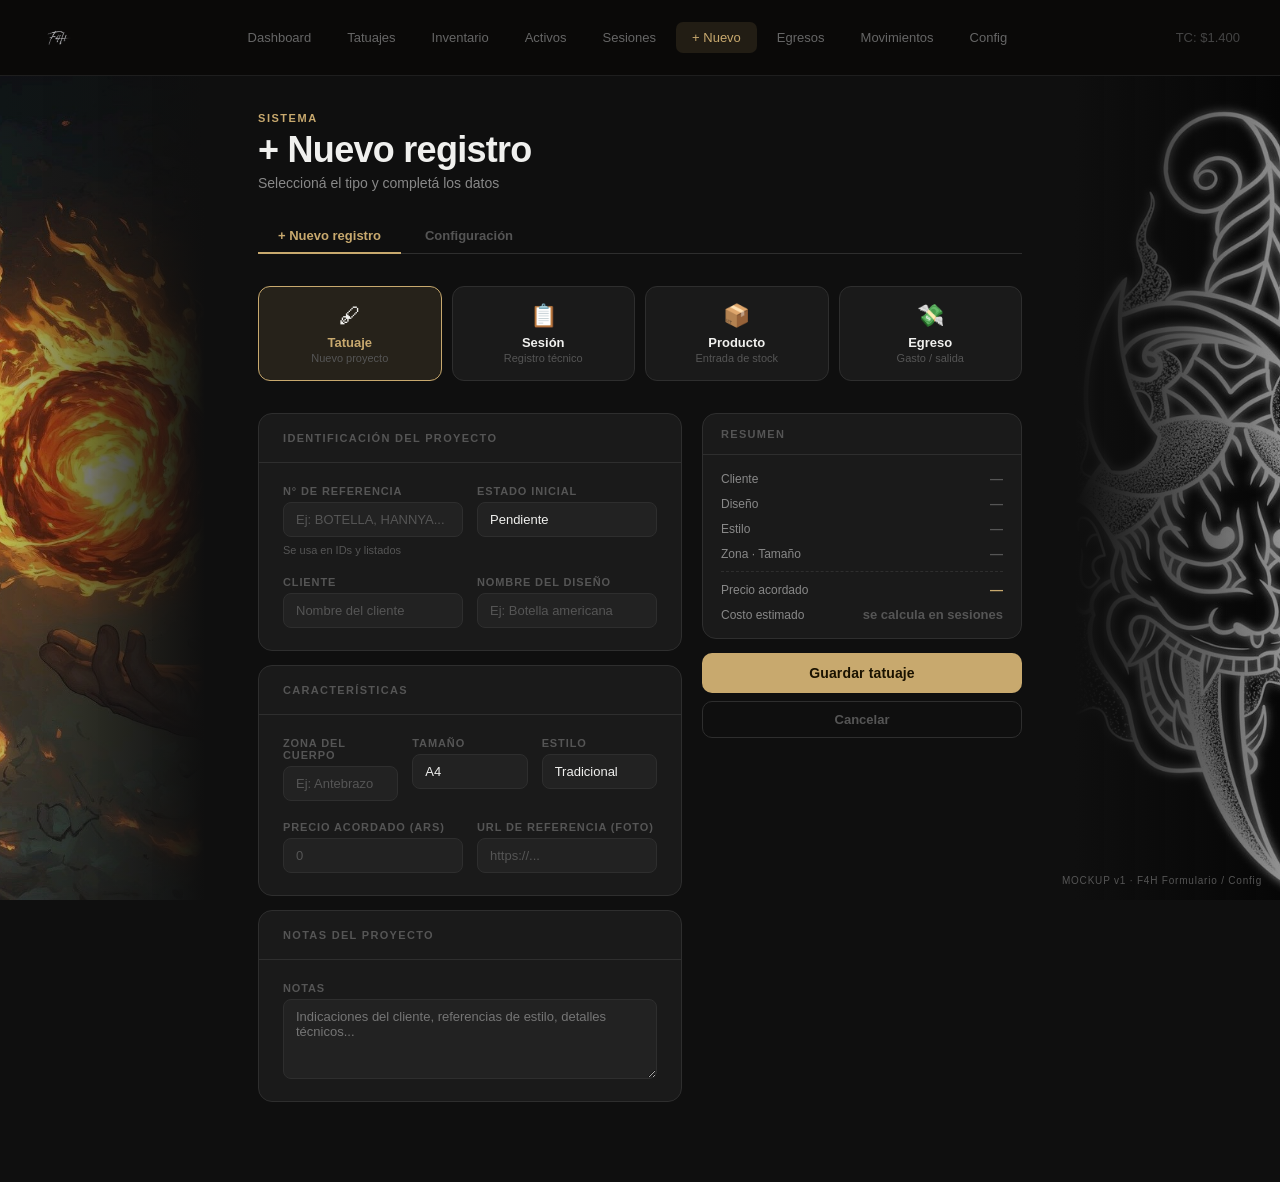
<file: mockups/formulario-v1.html>
<!DOCTYPE html>
<html lang="es">
<head>
  <meta charset="UTF-8">
  <meta name="viewport" content="width=device-width, initial-scale=1.0">
  <title>F4H — Formulario / Config Mockup v1</title>
  <style>
    *, *::before, *::after { box-sizing: border-box; margin: 0; padding: 0; }

    :root {
      --bg:          #0f0f0f;
      --bg-card:     #1a1a1a;
      --bg-elevated: #222222;
      --border:      #2e2e2e;
      --border-2:    #282828;
      --text:        #f0f0ee;
      --text-2:      #888888;
      --text-3:      #555555;
      --accent:      #c8a96e;
      --accent-dim:  rgba(200,169,110,0.12);
      --accent-border: rgba(200,169,110,0.3);
      --red:         #e24b4a;
      --amber:       #d4872a;
      --green:       #4a9a3a;
      --blue:        #4a8fd4;
      --nav-bg:      #0a0908;
    }

    body { background: var(--bg); color: var(--text); font-family: -apple-system, BlinkMacSystemFont, 'Segoe UI', sans-serif; min-height: 100vh; }

    /* ── NAV ── */
    .nav {
      display: flex; align-items: center; justify-content: space-between;
      padding: 0 40px; height: 76px;
      border-bottom: 1px solid #1e1e1e;
      position: sticky; top: 0; background: var(--nav-bg); z-index: 10;
    }
    .nav-logo { height: 52px; width: auto; filter: invert(1); opacity: 0.9; }
    .nav-tabs  { display: flex; gap: 4px; }
    .nav-tab   { padding: 8px 16px; font-size: 13px; font-weight: 500; color: #666; border-radius: 7px; cursor: pointer; }
    .nav-tab:hover  { color: var(--text); background: #1a1a1a; }
    .nav-tab.active { color: var(--accent); background: var(--accent-dim); }
    .nav-right { font-size: 13px; color: #444; }

    /* ── SIDE IMAGES ── */
    .side {
      position: fixed; top: 76px; bottom: 0; width: 205px;
      overflow: hidden; pointer-events: none;
    }
    .side-left  { left: 0; }
    .side-right { right: 0; }
    .side img   { width: 100%; height: 100%; object-fit: cover; display: block; }
    .side::after { content: ''; position: absolute; inset: 0; pointer-events: none; }
    .side-left::after  { background: linear-gradient(to right, rgba(15,15,15,0) 0%, rgba(15,15,15,1) 100%); }
    .side-right::after { background: linear-gradient(to left,  rgba(15,15,15,0) 0%, rgba(15,15,15,1) 100%); }
    .side-right img { filter: invert(1); opacity: 0.55; }
    .side-left  img { opacity: 0.75; }

    /* ── OUTER ── */
    .outer { padding: 0 210px; }
    .page  { padding: 36px 48px 80px; max-width: 1280px; margin: 0 auto; }

    /* ── PAGE HEADER ── */
    .page-header { margin-bottom: 28px; }
    .page-label    { font-size: 11px; font-weight: 700; letter-spacing: 0.14em; color: var(--accent); text-transform: uppercase; margin-bottom: 5px; }
    .page-title    { font-size: 36px; font-weight: 800; color: var(--text); letter-spacing: -0.02em; }
    .page-subtitle { margin-top: 4px; font-size: 14px; color: var(--text-2); }

    /* ── SUB-TABS ── */
    .subtabs { display: flex; gap: 4px; margin-bottom: 32px; border-bottom: 1px solid var(--border); }
    .stab {
      padding: 9px 20px; font-size: 13px; font-weight: 600; color: var(--text-3);
      border-bottom: 2px solid transparent; cursor: pointer; margin-bottom: -1px;
      transition: all 0.15s;
    }
    .stab:hover  { color: var(--text-2); }
    .stab.active { color: var(--accent); border-bottom-color: var(--accent); }

    /* ── SELECTOR DE TIPO (+ Nuevo) ── */
    .type-selector { display: flex; gap: 10px; margin-bottom: 32px; }
    .type-btn {
      flex: 1; padding: 16px 12px; border-radius: 12px; cursor: pointer;
      border: 1.5px solid var(--border); background: var(--bg-card);
      text-align: center; transition: all 0.15s;
    }
    .type-btn:hover  { border-color: #3e3e3e; background: #1e1e1e; }
    .type-btn.active { border-color: var(--accent); background: var(--accent-dim); }
    .type-btn .tb-icon { font-size: 22px; margin-bottom: 6px; }
    .type-btn .tb-name { font-size: 13px; font-weight: 700; color: var(--text); }
    .type-btn .tb-desc { font-size: 11px; color: var(--text-3); margin-top: 2px; }
    .type-btn.active .tb-name { color: var(--accent); }

    /* ── LAYOUT FORMULARIO ── */
    .form-layout {
      display: grid;
      grid-template-columns: 1fr 320px;
      gap: 20px;
      align-items: start;
    }

    /* ── FORM CARD ── */
    .form-card {
      background: var(--bg-card);
      border: 1px solid var(--border);
      border-radius: 14px;
      overflow: hidden;
    }
    .form-card-header {
      padding: 18px 24px; border-bottom: 1px solid var(--border);
      display: flex; align-items: center; justify-content: space-between;
    }
    .form-card-title { font-size: 11px; font-weight: 700; letter-spacing: 0.12em; text-transform: uppercase; color: var(--text-3); }
    .form-card-body  { padding: 22px 24px; display: flex; flex-direction: column; gap: 20px; }

    /* ── FIELD GROUPS ── */
    .field-group { display: flex; flex-direction: column; gap: 14px; }
    .field-row   { display: grid; gap: 14px; }
    .field-row-2 { grid-template-columns: 1fr 1fr; }
    .field-row-3 { grid-template-columns: 1fr 1fr 1fr; }
    .field-row-4 { grid-template-columns: 1fr 1fr 1fr 1fr; }

    .field { display: flex; flex-direction: column; gap: 5px; }
    .field label { font-size: 11px; font-weight: 700; letter-spacing: 0.08em; text-transform: uppercase; color: var(--text-3); }
    .field input,
    .field select,
    .field textarea {
      padding: 9px 12px;
      background: var(--bg-elevated);
      border: 1.5px solid var(--border);
      border-radius: 8px;
      color: var(--text);
      font-size: 13px;
      font-family: inherit;
      outline: none;
      transition: border-color 0.15s;
      width: 100%;
    }
    .field input:focus,
    .field select:focus,
    .field textarea:focus { border-color: var(--accent); }
    .field input::placeholder { color: var(--text-3); }
    .field textarea { resize: vertical; min-height: 80px; }
    .field select { appearance: none; cursor: pointer; }
    .field-hint { font-size: 11px; color: var(--text-3); margin-top: 2px; }

    /* Separator visual entre secciones */
    .form-separator { border: none; border-top: 1px solid var(--border-2); margin: 2px 0; }

    /* ── SIDEBAR DEL FORM ── */
    .form-sidebar { display: flex; flex-direction: column; gap: 14px; }

    /* Preview card (resumen antes de guardar) */
    .preview-card {
      background: var(--bg-card);
      border: 1px solid var(--border);
      border-radius: 14px;
      overflow: hidden;
    }
    .preview-header {
      padding: 14px 18px; border-bottom: 1px solid var(--border);
      font-size: 11px; font-weight: 700; letter-spacing: 0.12em; text-transform: uppercase; color: var(--text-3);
    }
    .preview-body { padding: 16px 18px; display: flex; flex-direction: column; gap: 10px; }
    .preview-row { display: flex; justify-content: space-between; align-items: baseline; }
    .preview-row .pk { font-size: 12px; color: var(--text-2); }
    .preview-row .pv { font-size: 13px; font-weight: 600; color: var(--text); }
    .preview-row .pv.accent { color: var(--accent); }
    .preview-row .pv.green  { color: var(--green); }
    .preview-row .pv.dim    { color: var(--text-3); }
    .preview-sep { border: none; border-top: 1px dashed var(--border); }

    /* Acciones */
    .form-actions { display: flex; flex-direction: column; gap: 8px; }
    .btn-save {
      width: 100%; padding: 12px; font-size: 14px; font-weight: 800;
      background: var(--accent); color: #1a1200;
      border: none; border-radius: 10px; cursor: pointer; letter-spacing: 0.01em;
    }
    .btn-cancel {
      width: 100%; padding: 10px; font-size: 13px; font-weight: 600;
      background: transparent; color: var(--text-3);
      border: 1.5px solid var(--border); border-radius: 10px; cursor: pointer;
    }
    .btn-cancel:hover { border-color: #3e3e3e; color: var(--text-2); }

    /* ═══════════════════════════════════
       CONFIG
    ═══════════════════════════════════ */
    .config-layout { display: flex; flex-direction: column; gap: 18px; }

    .config-card {
      background: var(--bg-card);
      border: 1px solid var(--border);
      border-radius: 14px;
      overflow: hidden;
    }
    .config-header {
      padding: 16px 24px; border-bottom: 1px solid var(--border);
      display: flex; align-items: center; justify-content: space-between;
    }
    .config-title { font-size: 11px; font-weight: 700; letter-spacing: 0.12em; text-transform: uppercase; color: var(--text-3); }
    .config-body  { padding: 20px 24px; }

    .config-row { display: grid; grid-template-columns: 1fr 1fr 1fr; gap: 16px; }
    .config-field { display: flex; flex-direction: column; gap: 6px; }
    .config-field label { font-size: 11px; font-weight: 700; letter-spacing: 0.08em; text-transform: uppercase; color: var(--text-3); }
    .config-field .cf-val {
      padding: 10px 14px;
      background: var(--bg-elevated);
      border: 1.5px solid var(--border);
      border-radius: 8px;
      color: var(--text);
      font-size: 15px; font-weight: 700;
      display: flex; align-items: center; justify-content: space-between;
    }
    .config-field .cf-val input {
      background: none; border: none; outline: none;
      color: var(--text); font-size: 15px; font-weight: 700; font-family: inherit;
      width: 100%;
    }
    .config-field .cf-hint { font-size: 11px; color: var(--text-3); }
    .btn-cfg-save {
      padding: 8px 18px; font-size: 12px; font-weight: 700;
      background: var(--accent); color: #1a1200;
      border: none; border-radius: 7px; cursor: pointer;
    }

    /* Kit base list */
    .kit-grid { display: flex; flex-wrap: wrap; gap: 8px; }
    .kit-item {
      display: flex; align-items: center; gap: 7px;
      padding: 7px 12px;
      background: var(--bg-elevated);
      border: 1px solid var(--border);
      border-radius: 8px;
      font-size: 12px; color: var(--text-2);
      cursor: pointer;
    }
    .kit-item.active { background: var(--accent-dim); border-color: var(--accent-border); color: var(--accent); }
    .kit-item .ki-qty { font-weight: 700; }
    .ki-check { width: 14px; height: 14px; border-radius: 3px; display: flex; align-items: center; justify-content: center; font-size: 9px; }
    .kit-item.active .ki-check { background: var(--accent); color: #1a1200; }
    .kit-item:not(.active) .ki-check { border: 1.5px solid var(--text-3); }

    /* Backup / Datos */
    .backup-row { display: flex; gap: 12px; flex-wrap: wrap; }
    .btn-backup {
      padding: 9px 18px; font-size: 12px; font-weight: 600;
      background: var(--bg-elevated); color: var(--text-2);
      border: 1.5px solid var(--border); border-radius: 8px; cursor: pointer;
      display: flex; align-items: center; gap: 6px;
    }
    .btn-backup:hover { border-color: var(--accent); color: var(--accent); }
    .btn-backup.danger:hover { border-color: var(--red); color: var(--red); }

    /* Storage bar */
    .storage-row { display: flex; align-items: center; gap: 14px; margin-top: 14px; }
    .storage-bar-track { flex: 1; height: 4px; background: var(--bg-elevated); border-radius: 99px; overflow: hidden; }
    .storage-bar-fill  { height: 100%; border-radius: 99px; background: var(--accent); }
    .storage-label { font-size: 11px; color: var(--text-3); white-space: nowrap; }

    /* TC visual */
    .tc-badge {
      display: inline-flex; align-items: center; gap: 6px;
      padding: 4px 10px; background: rgba(74,154,58,0.1); border-radius: 6px;
      font-size: 11px; color: var(--green); font-weight: 600;
    }

    .mockup-label { position: fixed; bottom: 14px; right: 18px; font-size: 10px; color: var(--text-3); letter-spacing: 0.08em; }

    /* PANEL SWITCH — show/hide sections for demo */
    #panel-form   { display: block; }
    #panel-config { display: none; }
  </style>
</head>
<body>

  <!-- NAV -->
  <nav class="nav">
    <img src="../logo-v2.png" alt="F4H" class="nav-logo">
    <div class="nav-tabs">
      <span class="nav-tab">Dashboard</span>
      <span class="nav-tab">Tatuajes</span>
      <span class="nav-tab">Inventario</span>
      <span class="nav-tab">Activos</span>
      <span class="nav-tab">Sesiones</span>
      <span class="nav-tab active">+ Nuevo</span>
      <span class="nav-tab">Egresos</span>
      <span class="nav-tab">Movimientos</span>
      <span class="nav-tab">Config</span>
    </div>
    <span class="nav-right">TC: $1.400</span>
  </nav>

  <!-- SIDE IMAGES -->
  <div class="side side-left"><img src="assets/fuego.jpg" alt=""></div>
  <div class="side side-right"><img src="assets/hannya.jpg" alt=""></div>

  <!-- CONTENT -->
  <div class="outer">
    <div class="page">

      <!-- PAGE HEADER -->
      <div class="page-header">
        <div class="page-label">Sistema</div>
        <div class="page-title">+ Nuevo registro</div>
        <div class="page-subtitle">Seleccioná el tipo y completá los datos</div>
      </div>

      <!-- SUB-TABS (demo switch) -->
      <div class="subtabs">
        <span class="stab active" onclick="showPanel('form', this)">+ Nuevo registro</span>
        <span class="stab"        onclick="showPanel('config', this)">Configuración</span>
      </div>

      <!-- ══════════════════════════════
           PANEL: + NUEVO REGISTRO
      ══════════════════════════════ -->
      <div id="panel-form">

        <!-- Selector de tipo -->
        <div class="type-selector">
          <div class="type-btn active">
            <div class="tb-icon">🖋</div>
            <div class="tb-name">Tatuaje</div>
            <div class="tb-desc">Nuevo proyecto</div>
          </div>
          <div class="type-btn">
            <div class="tb-icon">📋</div>
            <div class="tb-name">Sesión</div>
            <div class="tb-desc">Registro técnico</div>
          </div>
          <div class="type-btn">
            <div class="tb-icon">📦</div>
            <div class="tb-name">Producto</div>
            <div class="tb-desc">Entrada de stock</div>
          </div>
          <div class="type-btn">
            <div class="tb-icon">💸</div>
            <div class="tb-name">Egreso</div>
            <div class="tb-desc">Gasto / salida</div>
          </div>
        </div>

        <!-- Form + Sidebar -->
        <div class="form-layout">

          <!-- FORMULARIO: Nuevo tatuaje -->
          <div>
            <!-- Sección: Identificación -->
            <div class="form-card" style="margin-bottom:14px">
              <div class="form-card-header">
                <span class="form-card-title">Identificación del proyecto</span>
              </div>
              <div class="form-card-body">
                <div class="field-row field-row-2">
                  <div class="field">
                    <label>N° de referencia</label>
                    <input type="text" placeholder="Ej: BOTELLA, HANNYA...">
                    <span class="field-hint">Se usa en IDs y listados</span>
                  </div>
                  <div class="field">
                    <label>Estado inicial</label>
                    <select>
                      <option>Pendiente</option>
                      <option>En curso</option>
                      <option>Finalizado</option>
                    </select>
                  </div>
                </div>
                <div class="field-row field-row-2">
                  <div class="field">
                    <label>Cliente</label>
                    <input type="text" placeholder="Nombre del cliente">
                  </div>
                  <div class="field">
                    <label>Nombre del diseño</label>
                    <input type="text" placeholder="Ej: Botella americana">
                  </div>
                </div>
              </div>
            </div>

            <!-- Sección: Características -->
            <div class="form-card" style="margin-bottom:14px">
              <div class="form-card-header">
                <span class="form-card-title">Características</span>
              </div>
              <div class="form-card-body">
                <div class="field-row field-row-3">
                  <div class="field">
                    <label>Zona del cuerpo</label>
                    <input type="text" placeholder="Ej: Antebrazo">
                  </div>
                  <div class="field">
                    <label>Tamaño</label>
                    <select>
                      <option>Pequeño</option>
                      <option>A5</option>
                      <option selected>A4</option>
                      <option>A3</option>
                      <option>Grande</option>
                    </select>
                  </div>
                  <div class="field">
                    <label>Estilo</label>
                    <select>
                      <option>Tradicional</option>
                      <option>Americano</option>
                      <option>Japonés</option>
                      <option>Realismo</option>
                      <option>Geométrico</option>
                      <option>Blackwork</option>
                      <option>Otro</option>
                    </select>
                  </div>
                </div>
                <div class="field-row field-row-2">
                  <div class="field">
                    <label>Precio acordado (ARS)</label>
                    <input type="number" placeholder="0">
                  </div>
                  <div class="field">
                    <label>URL de referencia (foto)</label>
                    <input type="text" placeholder="https://...">
                  </div>
                </div>
              </div>
            </div>

            <!-- Sección: Notas -->
            <div class="form-card">
              <div class="form-card-header">
                <span class="form-card-title">Notas del proyecto</span>
              </div>
              <div class="form-card-body">
                <div class="field">
                  <label>Notas</label>
                  <textarea placeholder="Indicaciones del cliente, referencias de estilo, detalles técnicos..."></textarea>
                </div>
              </div>
            </div>
          </div>

          <!-- SIDEBAR -->
          <div class="form-sidebar">
            <!-- Resumen previo al guardado -->
            <div class="preview-card">
              <div class="preview-header">Resumen</div>
              <div class="preview-body">
                <div class="preview-row">
                  <span class="pk">Cliente</span>
                  <span class="pv dim">—</span>
                </div>
                <div class="preview-row">
                  <span class="pk">Diseño</span>
                  <span class="pv dim">—</span>
                </div>
                <div class="preview-row">
                  <span class="pk">Estilo</span>
                  <span class="pv dim">—</span>
                </div>
                <div class="preview-row">
                  <span class="pk">Zona · Tamaño</span>
                  <span class="pv dim">—</span>
                </div>
                <hr class="preview-sep">
                <div class="preview-row">
                  <span class="pk">Precio acordado</span>
                  <span class="pv accent">—</span>
                </div>
                <div class="preview-row">
                  <span class="pk">Costo estimado</span>
                  <span class="pv dim">se calcula en sesiones</span>
                </div>
              </div>
            </div>

            <!-- Botones -->
            <div class="form-actions">
              <button class="btn-save">Guardar tatuaje</button>
              <button class="btn-cancel">Cancelar</button>
            </div>
          </div>

        </div>
      </div>

      <!-- ══════════════════════════════
           PANEL: CONFIGURACIÓN
      ══════════════════════════════ -->
      <div id="panel-config">
        <div class="config-layout">

          <!-- Parámetros del sistema -->
          <div class="config-card">
            <div class="config-header">
              <span class="config-title">Parámetros del sistema</span>
              <button class="btn-cfg-save">Guardar cambios</button>
            </div>
            <div class="config-body">
              <div class="config-row">
                <div class="config-field">
                  <label>Tipo de cambio (TC)</label>
                  <div class="cf-val">
                    $ <input type="number" value="1400">
                    <span class="tc-badge">▲ ARS/USD</span>
                  </div>
                  <span class="cf-hint">Afecta costos de activos en USD</span>
                </div>
                <div class="config-field">
                  <label>Sesiones por mes (SPM)</label>
                  <div class="cf-val">
                    <input type="number" value="8">
                    <span style="font-size:12px; color:var(--text-3)">ses/mes</span>
                  </div>
                  <span class="cf-hint">Divisor de amortización mensual</span>
                </div>
                <div class="config-field">
                  <label>Amortización / sesión</label>
                  <div class="cf-val" style="cursor:default; color:var(--text-3)">
                    <span style="font-size:13px">$412 / ses.</span>
                    <span style="font-size:10px; color:var(--text-3)">calculado</span>
                  </div>
                  <span class="cf-hint">Basado en activos cargados</span>
                </div>
              </div>
            </div>
          </div>

          <!-- Kit base -->
          <div class="config-card">
            <div class="config-header">
              <span class="config-title">Kit base por sesión</span>
              <span style="font-size:12px; color:var(--text-3)">Se descuenta automáticamente al registrar una sesión</span>
            </div>
            <div class="config-body">
              <div class="kit-grid">
                <div class="kit-item active">
                  <div class="ki-check">✓</div>
                  <span>Guantes Nitrilo</span>
                  <span class="ki-qty">×1</span>
                </div>
                <div class="kit-item active">
                  <div class="ki-check">✓</div>
                  <span>Cups</span>
                  <span class="ki-qty">×6</span>
                </div>
                <div class="kit-item active">
                  <div class="ki-check">✓</div>
                  <span>Papel Stencil</span>
                  <span class="ki-qty">×2</span>
                </div>
                <div class="kit-item active">
                  <div class="ki-check">✓</div>
                  <span>Compresas</span>
                  <span class="ki-qty">×3</span>
                </div>
                <div class="kit-item active">
                  <div class="ki-check">✓</div>
                  <span>Film Pen</span>
                  <span class="ki-qty">×1</span>
                </div>
                <div class="kit-item">
                  <div class="ki-check"></div>
                  <span>Grip</span>
                  <span class="ki-qty">×1</span>
                </div>
                <div class="kit-item">
                  <div class="ki-check"></div>
                  <span>Papel Cocina</span>
                  <span class="ki-qty">×1</span>
                </div>
                <div class="kit-item">
                  <div class="ki-check"></div>
                  <span>Guantes Latex</span>
                  <span class="ki-qty">×1</span>
                </div>
              </div>
            </div>
          </div>

          <!-- Datos y backup -->
          <div class="config-card">
            <div class="config-header">
              <span class="config-title">Datos y backup</span>
            </div>
            <div class="config-body">
              <div class="backup-row">
                <button class="btn-backup">⬇ Exportar JSON</button>
                <button class="btn-backup">⬆ Importar JSON</button>
                <button class="btn-backup">📋 Copiar al portapapeles</button>
                <button class="btn-backup danger">⚠ Resetear sistema</button>
              </div>
              <div class="storage-row">
                <span class="storage-label">localStorage</span>
                <div class="storage-bar-track">
                  <div class="storage-bar-fill" style="width: 14%"></div>
                </div>
                <span class="storage-label">~68 KB / 5 MB (14%)</span>
              </div>
            </div>
          </div>

        </div>
      </div>

    </div>
  </div>

  <div class="mockup-label">MOCKUP v1 · F4H Formulario / Config</div>

  <script>
    function showPanel(name, tab) {
      document.getElementById('panel-form').style.display   = name === 'form'   ? 'block' : 'none';
      document.getElementById('panel-config').style.display = name === 'config' ? 'block' : 'none';
      document.querySelectorAll('.stab').forEach(t => t.classList.remove('active'));
      tab.classList.add('active');
      document.querySelector('.nav-tab.active').classList.remove('active');
      document.querySelectorAll('.nav-tab').forEach(t => {
        if (name === 'config' && t.textContent === 'Config') t.classList.add('active');
        if (name === 'form'   && t.textContent === '+ Nuevo') t.classList.add('active');
      });
    }
  </script>

</body>
</html>
</file>
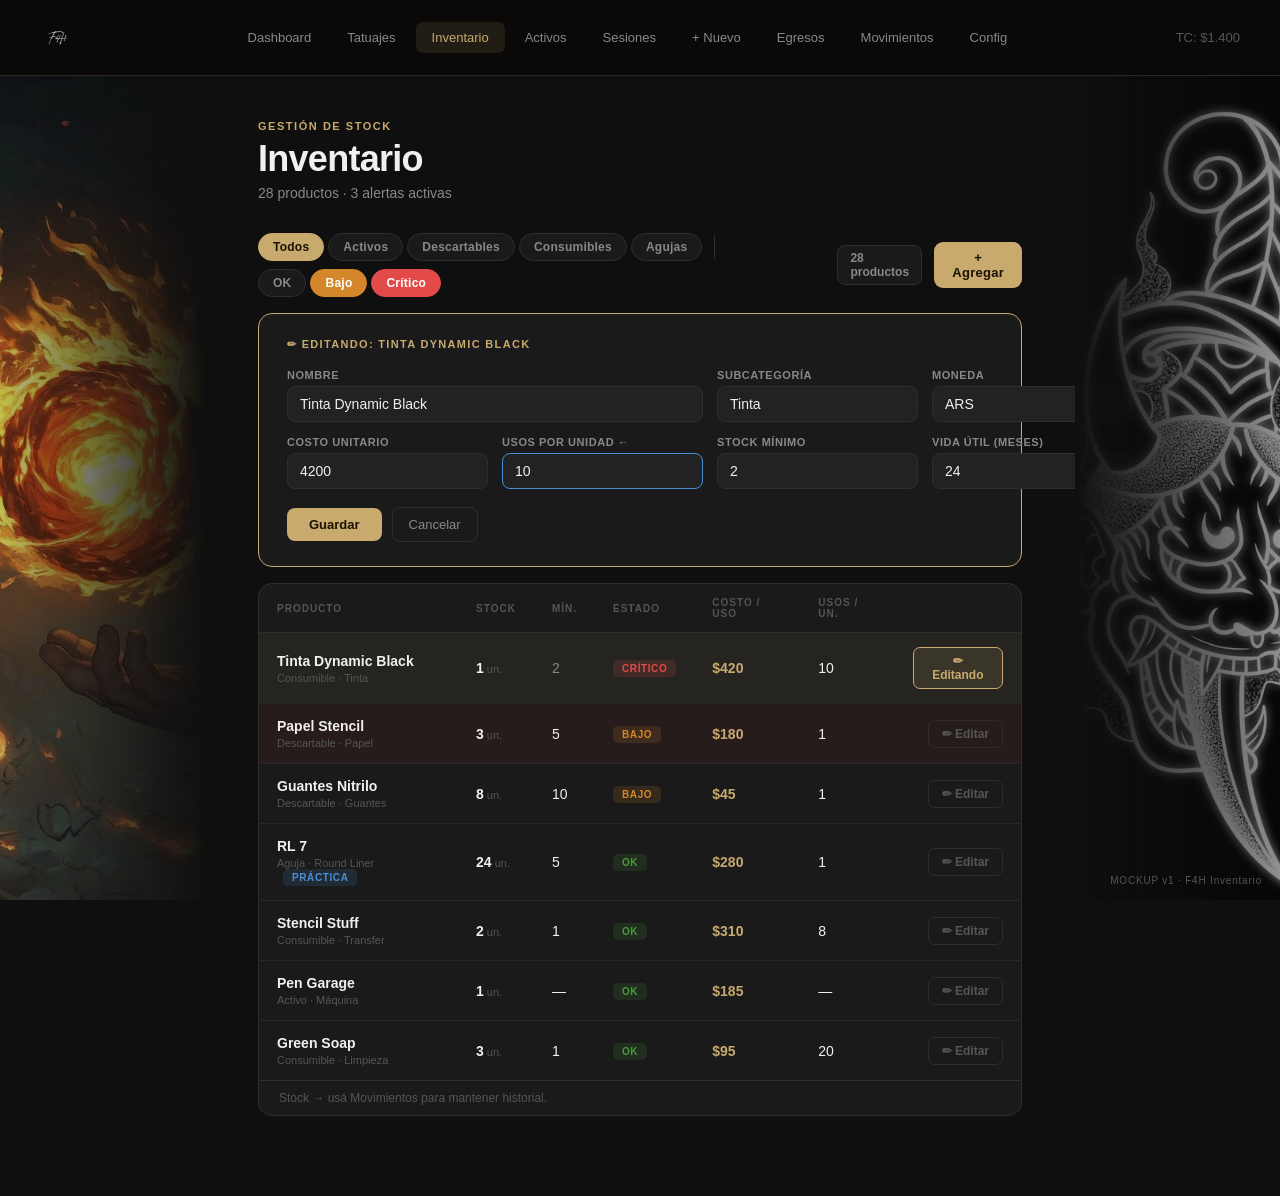
<file: mockups/inventario-v1.html>
<!DOCTYPE html>
<html lang="es">
<head>
  <meta charset="UTF-8">
  <meta name="viewport" content="width=device-width, initial-scale=1.0">
  <title>F4H — Inventario Mockup v1</title>
  <style>
    *, *::before, *::after { box-sizing: border-box; margin: 0; padding: 0; }

    :root {
      --bg:          #0f0f0f;
      --bg-card:     #1a1a1a;
      --bg-elevated: #222222;
      --border:      #2e2e2e;
      --border-2:    #282828;
      --text:        #f0f0ee;
      --text-2:      #888888;
      --text-3:      #555555;
      --accent:      #c8a96e;
      --accent-dim:  rgba(200,169,110,0.12);
      --red:         #e24b4a;
      --amber:       #d4872a;
      --green:       #4a9a3a;
      --blue:        #4a8fd4;
      --nav-bg:      #0a0908;
    }

    body { background: var(--bg); color: var(--text); font-family: -apple-system, BlinkMacSystemFont, 'Segoe UI', sans-serif; min-height: 100vh; }

    /* ── NAV ── */
    .nav {
      display: flex; align-items: center; justify-content: space-between;
      padding: 0 40px; height: 76px;
      border-bottom: 1px solid #2a2520;
      position: sticky; top: 0;
      background: var(--nav-bg); z-index: 10;
    }
    .nav-logo { height: 52px; width: auto; filter: invert(1); opacity: 0.9; }
    .nav-tabs  { display: flex; gap: 4px; }
    .nav-tab   { padding: 8px 16px; font-size: 13px; font-weight: 500; color: #888; border-radius: 7px; cursor: pointer; }
    .nav-tab:hover { color: #f0f0ee; background: #222; }
    .nav-tab.active { color: var(--accent); background: rgba(200,169,110,0.12); }
    .nav-right { font-size: 13px; color: #555; }

    /* ── LAYOUT ── */
    .side {
      position: fixed; top: 76px; bottom: 0; width: 205px;
      overflow: hidden; pointer-events: none;
    }
    .side-left  { left: 0; }
    .side-right { right: 0; }
    .side img   { width: 100%; height: 100%; object-fit: cover; display: block; }
    .side::after { content: ''; position: absolute; inset: 0; pointer-events: none; }
    .side-left::after  { background: linear-gradient(to right, transparent 0%, var(--bg) 100%); }
    .side-right::after { background: linear-gradient(to left,  transparent 0%, var(--bg) 100%); }
    /* Hannya: invertida para dark mode (bg negro, trazo blanco) */
    .side-right img { filter: invert(1); opacity: 0.55; }
    .side-left  img { opacity: 0.75; }

    .outer { padding: 0 210px; }

    .page { padding: 44px 48px 80px; max-width: 1280px; margin: 0 auto; }

    /* ── PAGE HEADER ── */
    .page-header { margin-bottom: 32px; }
    .page-label  { font-size: 11px; font-weight: 700; letter-spacing: 0.14em; color: var(--accent); text-transform: uppercase; margin-bottom: 6px; }
    .page-title  { font-size: 36px; font-weight: 800; color: var(--text); letter-spacing: -0.02em; }
    .page-subtitle { margin-top: 5px; font-size: 14px; color: var(--text-2); }

    /* ── TOOLBAR ── */
    .toolbar {
      display: flex; align-items: center; justify-content: space-between;
      margin-bottom: 16px; gap: 12px;
    }
    .filters { display: flex; gap: 8px; align-items: center; flex-wrap: wrap; }

    .filter-group { display: flex; gap: 4px; }
    .pill {
      padding: 6px 14px; font-size: 12px; font-weight: 600;
      border-radius: 99px; border: 1.5px solid var(--border);
      background: var(--bg-card); color: var(--text-2);
      cursor: pointer; letter-spacing: 0.02em; transition: all 0.15s;
    }
    .pill:hover { border-color: var(--accent); color: var(--text); }
    .pill.active        { background: var(--accent); border-color: var(--accent); color: #1a1200; font-weight: 700; }
    .pill.active-red    { background: var(--red);   border-color: var(--red);   color: #fff; }
    .pill.active-amber  { background: var(--amber); border-color: var(--amber); color: #fff; }
    .pill.active-green  { background: var(--green); border-color: var(--green); color: #fff; }

    .filter-sep { width: 1px; height: 24px; background: var(--border); margin: 0 4px; }

    .toolbar-right { display: flex; align-items: center; gap: 12px; }
    .count-badge {
      font-size: 12px; font-weight: 600; color: var(--text-2);
      background: var(--bg-card); border: 1px solid var(--border);
      padding: 5px 12px; border-radius: 8px;
    }
    .btn-add {
      padding: 8px 18px; font-size: 13px; font-weight: 700;
      background: var(--accent); color: #1a1200; border: none;
      border-radius: 9px; cursor: pointer; letter-spacing: 0.02em;
    }

    /* ── EDIT PANEL ── */
    .edit-panel {
      background: var(--bg-card);
      border: 1.5px solid var(--accent);
      border-radius: 14px;
      padding: 24px 28px;
      margin-bottom: 16px;
    }
    .edit-title {
      font-size: 11px; font-weight: 700; letter-spacing: 0.12em;
      text-transform: uppercase; color: var(--accent);
      margin-bottom: 18px;
    }
    .edit-grid {
      display: grid; grid-template-columns: 1fr 1fr 1fr 1fr;
      gap: 14px; margin-bottom: 18px;
    }
    .edit-field { display: flex; flex-direction: column; gap: 5px; }
    .edit-field.span2 { grid-column: span 2; }
    .edit-label { font-size: 11px; font-weight: 600; color: var(--text-2); letter-spacing: 0.05em; text-transform: uppercase; }
    .edit-input {
      padding: 9px 12px; font-size: 14px;
      border: 1.5px solid var(--border); border-radius: 8px;
      background: var(--bg-elevated); color: var(--text);
      outline: none; transition: border-color 0.15s;
    }
    .edit-input:focus { border-color: var(--accent); }
    .edit-input.highlight { border-color: var(--blue); }
    .edit-actions { display: flex; gap: 10px; align-items: center; }
    .btn-save   { padding: 9px 22px; font-size: 13px; font-weight: 700; background: var(--accent); color: #1a1200; border: none; border-radius: 8px; cursor: pointer; }
    .btn-cancel { padding: 9px 16px; font-size: 13px; font-weight: 500; background: transparent; color: var(--text-2); border: 1.5px solid var(--border); border-radius: 8px; cursor: pointer; }

    /* ── TABLE CARD ── */
    .table-card {
      background: var(--bg-card);
      border: 1px solid var(--border);
      border-radius: 14px;
      overflow: hidden;
    }

    table { width: 100%; border-collapse: collapse; }
    thead tr { border-bottom: 1px solid var(--border); }
    th {
      padding: 13px 18px; text-align: left;
      font-size: 10px; font-weight: 700; letter-spacing: 0.1em;
      text-transform: uppercase; color: var(--text-3);
    }
    th:last-child { text-align: right; }

    tbody tr {
      border-bottom: 1px solid var(--border-2);
      transition: background 0.12s;
    }
    tbody tr:last-child { border-bottom: none; }
    tbody tr:hover      { background: var(--bg-elevated); }
    tbody tr.row-alert  { background: rgba(226,75,74,0.06); }
    tbody tr.row-editing{ background: rgba(200,169,110,0.07); }

    td { padding: 14px 18px; font-size: 14px; color: var(--text); vertical-align: middle; }
    td:last-child { text-align: right; }

    .prod-name { font-weight: 600; font-size: 14px; color: var(--text); margin-bottom: 3px; }
    .prod-meta { font-size: 11px; color: var(--text-3); }

    .badge {
      display: inline-flex; align-items: center;
      font-size: 10px; font-weight: 700; padding: 3px 9px;
      border-radius: 5px; letter-spacing: 0.06em; text-transform: uppercase;
    }
    .badge-ok   { background: rgba(74,154,58,0.15);  color: var(--green); }
    .badge-low  { background: rgba(212,135,42,0.15); color: var(--amber); }
    .badge-crit { background: rgba(226,75,74,0.15);  color: var(--red); }
    .badge-prac { background: rgba(74,143,212,0.15); color: var(--blue); }

    .stock-val  { font-weight: 700; color: var(--text); }
    .stock-unit { font-size: 11px; color: var(--text-3); margin-left: 3px; }
    .min-val    { color: var(--text-2); }

    .cxu-val { font-weight: 700; color: var(--accent); }

    .btn-edit {
      padding: 6px 13px; font-size: 12px; font-weight: 600;
      background: transparent; color: var(--text-3);
      border: 1.5px solid var(--border); border-radius: 7px;
      cursor: pointer; transition: all 0.12s;
    }
    .btn-edit:hover  { border-color: var(--accent); color: var(--accent); }
    .btn-edit.active { background: var(--accent-dim); border-color: var(--accent); color: var(--accent); }

    /* ── HINT ── */
    .table-hint { padding: 10px 20px; font-size: 12px; color: var(--text-3); border-top: 1px solid var(--border); }

    .mockup-label { position: fixed; bottom: 14px; right: 18px; font-size: 10px; color: var(--text-3); letter-spacing: 0.08em; }
  </style>
</head>
<body>

  <!-- NAV -->
  <nav class="nav">
    <img src="../logo-v2.png" alt="F4H" class="nav-logo">
    <div class="nav-tabs">
      <span class="nav-tab">Dashboard</span>
      <span class="nav-tab">Tatuajes</span>
      <span class="nav-tab active">Inventario</span>
      <span class="nav-tab">Activos</span>
      <span class="nav-tab">Sesiones</span>
      <span class="nav-tab">+ Nuevo</span>
      <span class="nav-tab">Egresos</span>
      <span class="nav-tab">Movimientos</span>
      <span class="nav-tab">Config</span>
    </div>
    <span class="nav-right">TC: $1.400</span>
  </nav>

  <!-- SIDE IMAGES -->
  <div class="side side-left">
    <img src="assets/fuego.jpg" alt="">
  </div>
  <div class="side side-right">
    <img src="assets/hannya.jpg" alt="">
  </div>

  <!-- CONTENT -->
  <div class="outer">
    <div class="page">

      <!-- HEADER -->
      <div class="page-header">
        <div class="page-label">Gestión de stock</div>
        <div class="page-title">Inventario</div>
        <div class="page-subtitle">28 productos · 3 alertas activas</div>
      </div>

      <!-- TOOLBAR: filtros + botón agregar -->
      <div class="toolbar">
        <div class="filters">
          <!-- Filtro categoría -->
          <div class="filter-group">
            <span class="pill active">Todos</span>
            <span class="pill">Activos</span>
            <span class="pill">Descartables</span>
            <span class="pill">Consumibles</span>
            <span class="pill">Agujas</span>
          </div>
          <div class="filter-sep"></div>
          <!-- Filtro estado -->
          <div class="filter-group">
            <span class="pill">OK</span>
            <span class="pill active-amber">Bajo</span>
            <span class="pill active-red">Crítico</span>
          </div>
        </div>
        <div class="toolbar-right">
          <span class="count-badge">28 productos</span>
          <button class="btn-add">+ Agregar</button>
        </div>
      </div>

      <!-- EDIT PANEL (inline, aparece al editar) -->
      <div class="edit-panel">
        <div class="edit-title">✏ Editando: Tinta Dynamic Black</div>
        <div class="edit-grid">
          <div class="edit-field span2">
            <span class="edit-label">Nombre</span>
            <input class="edit-input" value="Tinta Dynamic Black">
          </div>
          <div class="edit-field">
            <span class="edit-label">Subcategoría</span>
            <input class="edit-input" value="Tinta">
          </div>
          <div class="edit-field">
            <span class="edit-label">Moneda</span>
            <input class="edit-input" value="ARS">
          </div>
          <div class="edit-field">
            <span class="edit-label">Costo unitario</span>
            <input class="edit-input" value="4200">
          </div>
          <div class="edit-field">
            <span class="edit-label">Usos por unidad ←</span>
            <input class="edit-input highlight" value="10">
          </div>
          <div class="edit-field">
            <span class="edit-label">Stock mínimo</span>
            <input class="edit-input" value="2">
          </div>
          <div class="edit-field">
            <span class="edit-label">Vida útil (meses)</span>
            <input class="edit-input" value="24">
          </div>
        </div>
        <div class="edit-actions">
          <button class="btn-save">Guardar</button>
          <button class="btn-cancel">Cancelar</button>
        </div>
      </div>

      <!-- TABLE -->
      <div class="table-card">
        <table>
          <thead>
            <tr>
              <th>Producto</th>
              <th>Stock</th>
              <th>Mín.</th>
              <th>Estado</th>
              <th>Costo / uso</th>
              <th>Usos / un.</th>
              <th></th>
            </tr>
          </thead>
          <tbody>

            <!-- Fila editando -->
            <tr class="row-editing">
              <td><div class="prod-name">Tinta Dynamic Black</div><div class="prod-meta">Consumible · Tinta</div></td>
              <td><span class="stock-val">1</span><span class="stock-unit">un.</span></td>
              <td class="min-val">2</td>
              <td><span class="badge badge-crit">Crítico</span></td>
              <td class="cxu-val">$420</td>
              <td>10</td>
              <td><button class="btn-edit active">✏ Editando</button></td>
            </tr>

            <!-- Fila alerta -->
            <tr class="row-alert">
              <td><div class="prod-name">Papel Stencil</div><div class="prod-meta">Descartable · Papel</div></td>
              <td><span class="stock-val">3</span><span class="stock-unit">un.</span></td>
              <td>5</td>
              <td><span class="badge badge-low">Bajo</span></td>
              <td class="cxu-val">$180</td>
              <td>1</td>
              <td><button class="btn-edit">✏ Editar</button></td>
            </tr>

            <!-- Fila normal -->
            <tr>
              <td><div class="prod-name">Guantes Nitrilo</div><div class="prod-meta">Descartable · Guantes</div></td>
              <td><span class="stock-val">8</span><span class="stock-unit">un.</span></td>
              <td>10</td>
              <td><span class="badge badge-low">Bajo</span></td>
              <td class="cxu-val">$45</td>
              <td>1</td>
              <td><button class="btn-edit">✏ Editar</button></td>
            </tr>

            <tr>
              <td><div class="prod-name">RL 7</div><div class="prod-meta">Aguja · Round Liner <span class="badge badge-prac" style="margin-left:6px">práctica</span></div></td>
              <td><span class="stock-val">24</span><span class="stock-unit">un.</span></td>
              <td>5</td>
              <td><span class="badge badge-ok">OK</span></td>
              <td class="cxu-val">$280</td>
              <td>1</td>
              <td><button class="btn-edit">✏ Editar</button></td>
            </tr>

            <tr>
              <td><div class="prod-name">Stencil Stuff</div><div class="prod-meta">Consumible · Transfer</div></td>
              <td><span class="stock-val">2</span><span class="stock-unit">un.</span></td>
              <td>1</td>
              <td><span class="badge badge-ok">OK</span></td>
              <td class="cxu-val">$310</td>
              <td>8</td>
              <td><button class="btn-edit">✏ Editar</button></td>
            </tr>

            <tr>
              <td><div class="prod-name">Pen Garage</div><div class="prod-meta">Activo · Máquina</div></td>
              <td><span class="stock-val">1</span><span class="stock-unit">un.</span></td>
              <td>—</td>
              <td><span class="badge badge-ok">OK</span></td>
              <td class="cxu-val">$185</td>
              <td>—</td>
              <td><button class="btn-edit">✏ Editar</button></td>
            </tr>

            <tr>
              <td><div class="prod-name">Green Soap</div><div class="prod-meta">Consumible · Limpieza</div></td>
              <td><span class="stock-val">3</span><span class="stock-unit">un.</span></td>
              <td>1</td>
              <td><span class="badge badge-ok">OK</span></td>
              <td class="cxu-val">$95</td>
              <td>20</td>
              <td><button class="btn-edit">✏ Editar</button></td>
            </tr>

          </tbody>
        </table>
        <div class="table-hint">Stock → usá Movimientos para mantener historial.</div>
      </div>

    </div>
  </div>

  <div class="mockup-label">MOCKUP v1 · F4H Inventario</div>

</body>
</html>
</file>
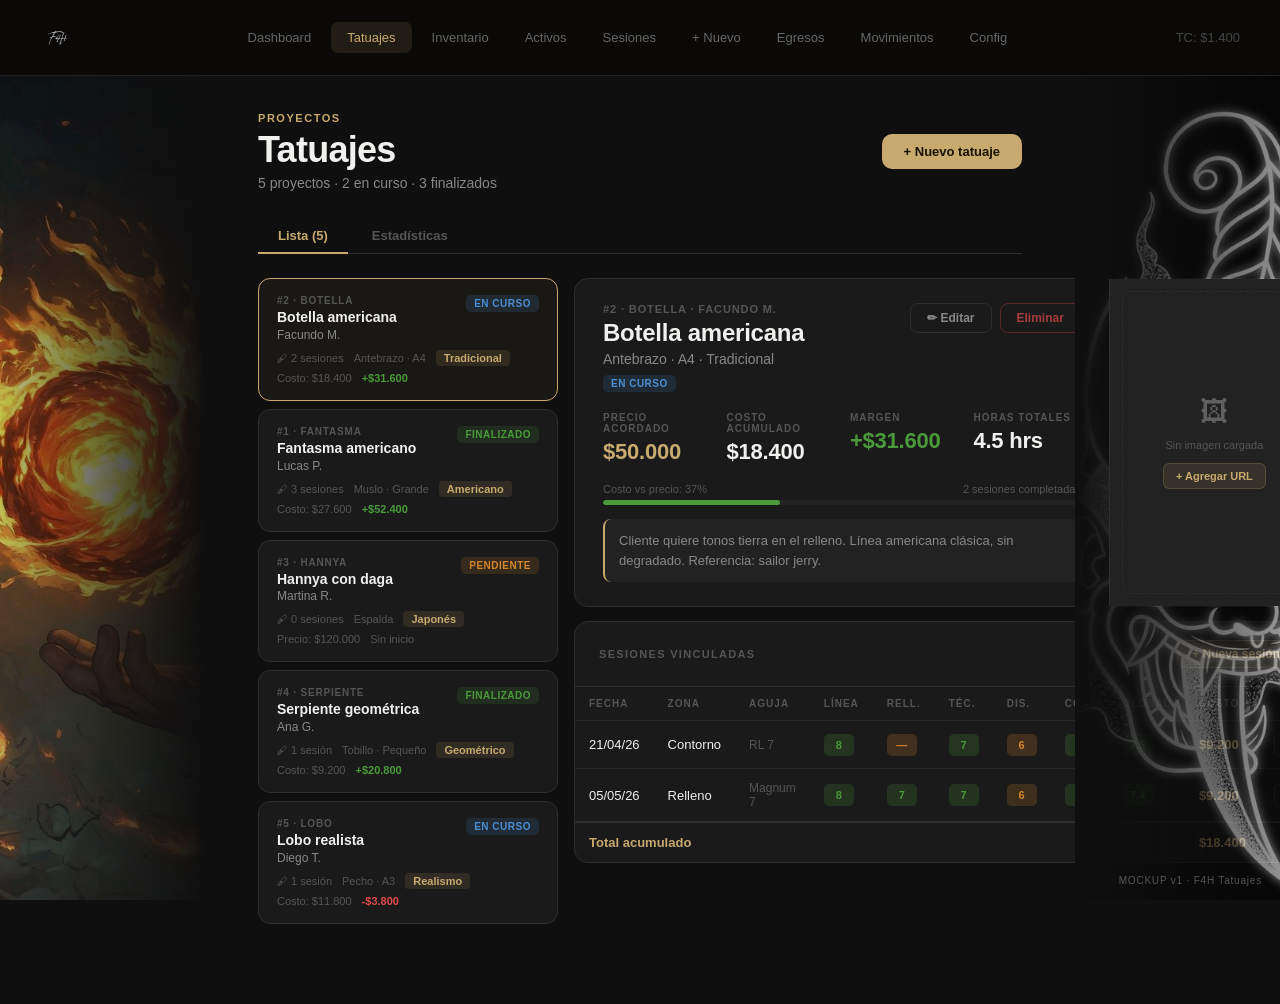
<file: mockups/tatuajes-v1.html>
<!DOCTYPE html>
<html lang="es">
<head>
  <meta charset="UTF-8">
  <meta name="viewport" content="width=device-width, initial-scale=1.0">
  <title>F4H — Tatuajes Mockup v1</title>
  <style>
    *, *::before, *::after { box-sizing: border-box; margin: 0; padding: 0; }

    :root {
      --bg:          #0f0f0f;
      --bg-card:     #1a1a1a;
      --bg-elevated: #222222;
      --border:      #2e2e2e;
      --border-2:    #282828;
      --text:        #f0f0ee;
      --text-2:      #888888;
      --text-3:      #555555;
      --accent:      #c8a96e;
      --accent-dim:  rgba(200,169,110,0.12);
      --red:         #e24b4a;
      --amber:       #d4872a;
      --green:       #4a9a3a;
      --blue:        #4a8fd4;
      --nav-bg:      #0a0908;
    }

    body { background: var(--bg); color: var(--text); font-family: -apple-system, BlinkMacSystemFont, 'Segoe UI', sans-serif; min-height: 100vh; }

    /* ── NAV ── */
    .nav {
      display: flex; align-items: center; justify-content: space-between;
      padding: 0 40px; height: 76px;
      border-bottom: 1px solid #1e1e1e;
      position: sticky; top: 0; background: var(--nav-bg); z-index: 10;
    }
    .nav-logo { height: 52px; width: auto; filter: invert(1); opacity: 0.9; }
    .nav-tabs  { display: flex; gap: 4px; }
    .nav-tab   { padding: 8px 16px; font-size: 13px; font-weight: 500; color: #666; border-radius: 7px; cursor: pointer; }
    .nav-tab:hover  { color: var(--text); background: #1a1a1a; }
    .nav-tab.active { color: var(--accent); background: var(--accent-dim); }
    .nav-right { font-size: 13px; color: #444; }

    /* ── SIDE IMAGES ── */
    .side {
      position: fixed; top: 76px; bottom: 0; width: 205px;
      overflow: hidden; pointer-events: none;
    }
    .side-left  { left: 0; }
    .side-right { right: 0; }
    .side img   { width: 100%; height: 100%; object-fit: cover; display: block; }
    .side::after { content: ''; position: absolute; inset: 0; pointer-events: none; }
    .side-left::after  { background: linear-gradient(to right, rgba(15,15,15,0) 0%, rgba(15,15,15,1) 100%); }
    .side-right::after { background: linear-gradient(to left,  rgba(15,15,15,0) 0%, rgba(15,15,15,1) 100%); }
    .side-right img { filter: invert(1); opacity: 0.55; }
    .side-left  img { opacity: 0.75; }

    /* ── OUTER ── */
    .outer { padding: 0 210px; }
    .page  { padding: 36px 48px 80px; max-width: 1280px; margin: 0 auto; }

    /* ── PAGE HEADER ── */
    .page-header { margin-bottom: 28px; display: flex; align-items: center; justify-content: space-between; }
    .page-header-left .page-label   { font-size: 11px; font-weight: 700; letter-spacing: 0.14em; color: var(--accent); text-transform: uppercase; margin-bottom: 5px; }
    .page-header-left .page-title   { font-size: 36px; font-weight: 800; color: var(--text); letter-spacing: -0.02em; }
    .page-header-left .page-subtitle{ margin-top: 4px; font-size: 14px; color: var(--text-2); }
    .btn-nuevo {
      padding: 10px 22px; font-size: 13px; font-weight: 700;
      background: var(--accent); color: #1a1200;
      border: none; border-radius: 10px; cursor: pointer;
    }

    /* ── SUB-TABS ── */
    .subtabs { display: flex; gap: 4px; margin-bottom: 24px; border-bottom: 1px solid var(--border); padding-bottom: 0; }
    .stab {
      padding: 9px 20px; font-size: 13px; font-weight: 600; color: var(--text-3);
      border-bottom: 2px solid transparent; cursor: pointer; margin-bottom: -1px;
      transition: all 0.15s;
    }
    .stab:hover  { color: var(--text-2); }
    .stab.active { color: var(--accent); border-bottom-color: var(--accent); }

    /* ── MASTER / DETAIL SPLIT ── */
    .split-layout {
      display: grid;
      grid-template-columns: 300px 1fr;
      gap: 16px;
      align-items: start;
    }

    /* ── LISTA (master) ── */
    .project-list { display: flex; flex-direction: column; gap: 8px; }
    .project-card {
      background: var(--bg-card);
      border: 1px solid var(--border);
      border-radius: 12px;
      padding: 16px 18px;
      cursor: pointer;
      transition: border-color 0.15s, background 0.15s;
    }
    .project-card:hover  { border-color: #3e3e3e; background: #1e1e1e; }
    .project-card.active { border-color: var(--accent); background: rgba(200,169,110,0.06); }

    .pc-top  { display: flex; justify-content: space-between; align-items: flex-start; margin-bottom: 8px; }
    .pc-num  { font-size: 10px; color: var(--text-3); font-weight: 600; letter-spacing: 0.08em; margin-bottom: 3px; }
    .pc-name { font-size: 14px; font-weight: 700; color: var(--text); line-height: 1.2; }
    .pc-client { font-size: 12px; color: var(--text-2); margin-top: 2px; }
    .pc-meta { display: flex; gap: 10px; font-size: 11px; color: var(--text-3); margin-top: 8px; flex-wrap: wrap; }
    .pc-meta span { display: flex; align-items: center; gap: 3px; }

    .badge {
      display: inline-flex; align-items: center;
      font-size: 10px; font-weight: 700; padding: 3px 8px;
      border-radius: 5px; letter-spacing: 0.05em; text-transform: uppercase;
      white-space: nowrap;
    }
    .badge-curso   { background: rgba(74,143,212,0.15); color: var(--blue); }
    .badge-fin     { background: rgba(74,154,58,0.15);  color: var(--green); }
    .badge-pend    { background: rgba(212,135,42,0.15); color: var(--amber); }
    .badge-prac    { background: rgba(74,143,212,0.12); color: var(--blue); }

    .margin-pos { color: var(--green); font-weight: 700; }
    .margin-neg { color: var(--red);   font-weight: 700; }

    /* ── DETAIL PANEL ── */
    .detail-panel { display: flex; flex-direction: column; gap: 14px; }

    /* Header del detalle */
    .detail-header {
      background: var(--bg-card);
      border: 1px solid var(--border);
      border-radius: 14px;
      overflow: hidden;
      display: flex;
    }
    .dh-content { flex: 1; padding: 24px 28px; min-width: 0; }
    .dh-top { display: flex; justify-content: space-between; align-items: flex-start; margin-bottom: 20px; }
    .dh-num     { font-size: 11px; color: var(--text-3); font-weight: 600; letter-spacing: 0.08em; margin-bottom: 4px; }
    .dh-name    { font-size: 24px; font-weight: 800; color: var(--text); letter-spacing: -0.01em; }
    .dh-client  { font-size: 14px; color: var(--text-2); margin-top: 4px; }
    .dh-meta    { font-size: 12px; color: var(--text-3); margin-top: 4px; }
    .dh-actions { display: flex; gap: 8px; }
    .btn-action {
      padding: 7px 16px; font-size: 12px; font-weight: 600;
      background: transparent; color: var(--text-2);
      border: 1.5px solid var(--border); border-radius: 8px; cursor: pointer;
    }
    .btn-action:hover { border-color: var(--accent); color: var(--accent); }
    .btn-danger { border-color: rgba(226,75,74,0.3); color: rgba(226,75,74,0.7); }
    .btn-danger:hover { border-color: var(--red); color: var(--red); }

    /* Foto del tatuaje */
    .dh-photo {
      width: 210px; flex-shrink: 0;
      border-left: 1px solid var(--border);
      position: relative; overflow: hidden;
      background: var(--bg-elevated);
      display: flex; flex-direction: column;
    }
    .dh-photo-label {
      position: absolute; top: 10px; left: 10px; z-index: 2;
      font-size: 9px; font-weight: 700; letter-spacing: 0.1em; text-transform: uppercase;
      background: rgba(15,15,15,0.75); color: var(--accent);
      padding: 3px 8px; border-radius: 4px; backdrop-filter: blur(4px);
    }
    .dh-photo img {
      width: 100%; height: 100%; object-fit: cover; display: block;
    }
    /* Placeholder cuando no hay foto */
    .dh-photo-empty {
      flex: 1; display: flex; flex-direction: column;
      align-items: center; justify-content: center; gap: 10px;
      padding: 24px; text-align: center;
      border: 1.5px dashed var(--border); margin: 12px; border-radius: 8px;
    }
    .dh-photo-empty .icon { font-size: 28px; opacity: 0.3; }
    .dh-photo-empty p    { font-size: 11px; color: var(--text-3); line-height: 1.4; }
    .btn-add-photo {
      padding: 6px 12px; font-size: 11px; font-weight: 600;
      background: var(--accent-dim); color: var(--accent);
      border: 1px solid rgba(200,169,110,0.2); border-radius: 6px; cursor: pointer;
    }

    /* Grid de métricas del detalle */
    .dh-metrics { display: grid; grid-template-columns: repeat(4, 1fr); gap: 16px; margin-bottom: 18px; }
    .dm-item { }
    .dm-label { font-size: 10px; font-weight: 700; letter-spacing: 0.1em; text-transform: uppercase; color: var(--text-3); margin-bottom: 5px; }
    .dm-val   { font-size: 22px; font-weight: 800; color: var(--text); letter-spacing: -0.01em; }
    .dm-val.accent  { color: var(--accent); }
    .dm-val.green   { color: var(--green); }
    .dm-val.red     { color: var(--red); }

    /* Barra costo vs precio */
    .cost-bar-wrap { }
    .cost-bar-labels { display: flex; justify-content: space-between; font-size: 11px; color: var(--text-3); margin-bottom: 5px; }
    .cost-bar-track { height: 5px; background: var(--bg-elevated); border-radius: 99px; overflow: hidden; }
    .cost-bar-fill  { height: 100%; border-radius: 99px; background: var(--green); }

    /* Notas */
    .dh-notes {
      margin-top: 14px; padding: 12px 14px;
      background: var(--bg-elevated); border-radius: 8px;
      font-size: 13px; color: var(--text-2); line-height: 1.5;
      border-left: 2px solid var(--accent);
    }

    /* ── SESIONES VINCULADAS ── */
    .sessions-card {
      background: var(--bg-card);
      border: 1px solid var(--border);
      border-radius: 14px;
      overflow: hidden;
    }
    .sessions-header {
      display: flex; align-items: center; justify-content: space-between;
      padding: 18px 24px; border-bottom: 1px solid var(--border);
    }
    .sessions-title { font-size: 11px; font-weight: 700; letter-spacing: 0.12em; text-transform: uppercase; color: var(--text-3); }
    .btn-add-ses {
      padding: 6px 14px; font-size: 12px; font-weight: 700;
      background: var(--accent-dim); color: var(--accent);
      border: 1px solid rgba(200,169,110,0.25); border-radius: 7px; cursor: pointer;
    }

    table { width: 100%; border-collapse: collapse; }
    thead tr { border-bottom: 1px solid var(--border-2); }
    th {
      padding: 11px 14px; text-align: left;
      font-size: 10px; font-weight: 700; letter-spacing: 0.1em;
      text-transform: uppercase; color: var(--text-3);
    }
    tbody tr { border-bottom: 1px solid var(--border-2); transition: background 0.12s; }
    tbody tr:last-child { border-bottom: none; }
    tbody tr:hover { background: var(--bg-elevated); }
    td { padding: 12px 14px; font-size: 13px; color: var(--text); vertical-align: middle; }

    .score-pill {
      display: inline-flex; align-items: center; justify-content: center;
      width: 30px; height: 22px; border-radius: 5px;
      font-size: 11px; font-weight: 700;
    }
    .sp-green { background: rgba(74,154,58,0.2);  color: var(--green); }
    .sp-amber { background: rgba(212,135,42,0.2); color: var(--amber); }
    .sp-red   { background: rgba(226,75,74,0.2);  color: var(--red); }

    tfoot tr { border-top: 2px solid var(--border); }
    tfoot td { font-weight: 700; color: var(--accent); padding: 12px 14px; font-size: 13px; }

    .btn-xs {
      padding: 4px 10px; font-size: 11px; font-weight: 600;
      background: transparent; color: var(--text-3);
      border: 1px solid var(--border); border-radius: 5px; cursor: pointer;
    }
    .btn-xs:hover { border-color: var(--accent); color: var(--accent); }

    /* ── ESTILOS en la card de stats ── */
    .style-badge {
      display: inline-flex; padding: 2px 8px;
      background: var(--accent-dim); color: var(--accent);
      border-radius: 4px; font-size: 11px; font-weight: 600;
    }

    .mockup-label { position: fixed; bottom: 14px; right: 18px; font-size: 10px; color: var(--text-3); letter-spacing: 0.08em; }
  </style>
</head>
<body>

  <!-- NAV -->
  <nav class="nav">
    <img src="../logo-v2.png" alt="F4H" class="nav-logo">
    <div class="nav-tabs">
      <span class="nav-tab">Dashboard</span>
      <span class="nav-tab active">Tatuajes</span>
      <span class="nav-tab">Inventario</span>
      <span class="nav-tab">Activos</span>
      <span class="nav-tab">Sesiones</span>
      <span class="nav-tab">+ Nuevo</span>
      <span class="nav-tab">Egresos</span>
      <span class="nav-tab">Movimientos</span>
      <span class="nav-tab">Config</span>
    </div>
    <span class="nav-right">TC: $1.400</span>
  </nav>

  <!-- SIDE IMAGES -->
  <div class="side side-left"><img src="assets/fuego.jpg" alt=""></div>
  <div class="side side-right"><img src="assets/hannya.jpg" alt=""></div>

  <!-- CONTENT -->
  <div class="outer">
    <div class="page">

      <!-- HEADER -->
      <div class="page-header">
        <div class="page-header-left">
          <div class="page-label">Proyectos</div>
          <div class="page-title">Tatuajes</div>
          <div class="page-subtitle">5 proyectos · 2 en curso · 3 finalizados</div>
        </div>
        <button class="btn-nuevo">+ Nuevo tatuaje</button>
      </div>

      <!-- SUB-TABS -->
      <div class="subtabs">
        <span class="stab active">Lista (5)</span>
        <span class="stab">Estadísticas</span>
      </div>

      <!-- MASTER / DETAIL -->
      <div class="split-layout">

        <!-- MASTER: lista de proyectos -->
        <div class="project-list">

          <div class="project-card active">
            <div class="pc-top">
              <div>
                <div class="pc-num">#2 · BOTELLA</div>
                <div class="pc-name">Botella americana</div>
                <div class="pc-client">Facundo M.</div>
              </div>
              <span class="badge badge-curso">En curso</span>
            </div>
            <div class="pc-meta">
              <span>🖋 2 sesiones</span>
              <span>Antebrazo · A4</span>
              <span class="style-badge">Tradicional</span>
            </div>
            <div class="pc-meta" style="margin-top:6px">
              <span>Costo: $18.400</span>
              <span class="margin-pos">+$31.600</span>
            </div>
          </div>

          <div class="project-card">
            <div class="pc-top">
              <div>
                <div class="pc-num">#1 · FANTASMA</div>
                <div class="pc-name">Fantasma americano</div>
                <div class="pc-client">Lucas P.</div>
              </div>
              <span class="badge badge-fin">Finalizado</span>
            </div>
            <div class="pc-meta">
              <span>🖋 3 sesiones</span>
              <span>Muslo · Grande</span>
              <span class="style-badge">Americano</span>
            </div>
            <div class="pc-meta" style="margin-top:6px">
              <span>Costo: $27.600</span>
              <span class="margin-pos">+$52.400</span>
            </div>
          </div>

          <div class="project-card">
            <div class="pc-top">
              <div>
                <div class="pc-num">#3 · HANNYA</div>
                <div class="pc-name">Hannya con daga</div>
                <div class="pc-client">Martina R.</div>
              </div>
              <span class="badge badge-pend">Pendiente</span>
            </div>
            <div class="pc-meta">
              <span>🖋 0 sesiones</span>
              <span>Espalda</span>
              <span class="style-badge">Japonés</span>
            </div>
            <div class="pc-meta" style="margin-top:6px">
              <span>Precio: $120.000</span>
              <span style="color:var(--text-3)">Sin inicio</span>
            </div>
          </div>

          <div class="project-card">
            <div class="pc-top">
              <div>
                <div class="pc-num">#4 · SERPIENTE</div>
                <div class="pc-name">Serpiente geométrica</div>
                <div class="pc-client">Ana G.</div>
              </div>
              <span class="badge badge-fin">Finalizado</span>
            </div>
            <div class="pc-meta">
              <span>🖋 1 sesión</span>
              <span>Tobillo · Pequeño</span>
              <span class="style-badge">Geométrico</span>
            </div>
            <div class="pc-meta" style="margin-top:6px">
              <span>Costo: $9.200</span>
              <span class="margin-pos">+$20.800</span>
            </div>
          </div>

          <div class="project-card">
            <div class="pc-top">
              <div>
                <div class="pc-num">#5 · LOBO</div>
                <div class="pc-name">Lobo realista</div>
                <div class="pc-client">Diego T.</div>
              </div>
              <span class="badge badge-curso">En curso</span>
            </div>
            <div class="pc-meta">
              <span>🖋 1 sesión</span>
              <span>Pecho · A3</span>
              <span class="style-badge">Realismo</span>
            </div>
            <div class="pc-meta" style="margin-top:6px">
              <span>Costo: $11.800</span>
              <span class="margin-neg">-$3.800</span>
            </div>
          </div>

        </div>

        <!-- DETAIL PANEL -->
        <div class="detail-panel">

          <!-- Header del proyecto -->
          <div class="detail-header">

            <!-- Texto + métricas (izquierda) -->
            <div class="dh-content">
              <div class="dh-top">
                <div>
                  <div class="dh-num">#2 · BOTELLA · FACUNDO M.</div>
                  <div class="dh-name">Botella americana</div>
                  <div class="dh-client">Antebrazo · A4 · Tradicional</div>
                  <div class="dh-meta" style="margin-top:8px"><span class="badge badge-curso">En curso</span></div>
                </div>
                <div class="dh-actions">
                  <button class="btn-action">✏ Editar</button>
                  <button class="btn-action btn-danger">Eliminar</button>
                </div>
              </div>

              <!-- Métricas del proyecto -->
              <div class="dh-metrics">
                <div class="dm-item">
                  <div class="dm-label">Precio acordado</div>
                  <div class="dm-val accent">$50.000</div>
                </div>
                <div class="dm-item">
                  <div class="dm-label">Costo acumulado</div>
                  <div class="dm-val">$18.400</div>
                </div>
                <div class="dm-item">
                  <div class="dm-label">Margen</div>
                  <div class="dm-val green">+$31.600</div>
                </div>
                <div class="dm-item">
                  <div class="dm-label">Horas totales</div>
                  <div class="dm-val">4.5 hrs</div>
                </div>
              </div>

              <!-- Barra costo vs precio -->
              <div class="cost-bar-wrap">
                <div class="cost-bar-labels">
                  <span>Costo vs precio: 37%</span>
                  <span>2 sesiones completadas</span>
                </div>
                <div class="cost-bar-track">
                  <div class="cost-bar-fill" style="width: 37%"></div>
                </div>
              </div>

              <!-- Notas -->
              <div class="dh-notes">
                Cliente quiere tonos tierra en el relleno. Línea americana clásica, sin degradado. Referencia: sailor jerry.
              </div>
            </div>

            <!-- Foto del tatuaje (derecha) -->
            <!-- Estado: SIN foto → mostrar placeholder -->
            <div class="dh-photo">
              <div class="dh-photo-empty">
                <div class="icon">🖼</div>
                <p>Sin imagen cargada</p>
                <button class="btn-add-photo">+ Agregar URL</button>
              </div>
            </div>

            <!-- Estado: CON foto → descomentar esto y comentar el placeholder de arriba
            <div class="dh-photo">
              <div class="dh-photo-label">Referencia</div>
              <img src="URL_DE_LA_FOTO_AQUI" alt="Foto tatuaje">
            </div>
            -->

          </div>

          <!-- Sesiones vinculadas -->
          <div class="sessions-card">
            <div class="sessions-header">
              <span class="sessions-title">Sesiones vinculadas</span>
              <button class="btn-add-ses">+ Nueva sesión</button>
            </div>
            <table>
              <thead>
                <tr>
                  <th>Fecha</th>
                  <th>Zona</th>
                  <th>Aguja</th>
                  <th>Línea</th>
                  <th>Rell.</th>
                  <th>Téc.</th>
                  <th>Dis.</th>
                  <th>Con.</th>
                  <th>Global</th>
                  <th>Costo</th>
                  <th></th>
                </tr>
              </thead>
              <tbody>
                <tr>
                  <td>21/04/26</td>
                  <td>Contorno</td>
                  <td style="color:var(--text-3); font-size:12px">RL 7</td>
                  <td><span class="score-pill sp-green">8</span></td>
                  <td><span class="score-pill sp-amber">—</span></td>
                  <td><span class="score-pill sp-green">7</span></td>
                  <td><span class="score-pill sp-amber">6</span></td>
                  <td><span class="score-pill sp-green">9</span></td>
                  <td><span class="score-pill sp-green">7.5</span></td>
                  <td style="color:var(--accent); font-weight:600">$9.200</td>
                  <td><button class="btn-xs">✏</button></td>
                </tr>
                <tr>
                  <td>05/05/26</td>
                  <td>Relleno</td>
                  <td style="color:var(--text-3); font-size:12px">Magnum 7</td>
                  <td><span class="score-pill sp-green">8</span></td>
                  <td><span class="score-pill sp-green">7</span></td>
                  <td><span class="score-pill sp-green">7</span></td>
                  <td><span class="score-pill sp-amber">6</span></td>
                  <td><span class="score-pill sp-green">9</span></td>
                  <td><span class="score-pill sp-green">7.4</span></td>
                  <td style="color:var(--accent); font-weight:600">$9.200</td>
                  <td><button class="btn-xs">✏</button></td>
                </tr>
              </tbody>
              <tfoot>
                <tr>
                  <td colspan="9">Total acumulado</td>
                  <td>$18.400</td>
                  <td></td>
                </tr>
              </tfoot>
            </table>
          </div>

        </div>
      </div>
    </div>
  </div>

  <div class="mockup-label">MOCKUP v1 · F4H Tatuajes</div>

</body>
</html>
</file>
